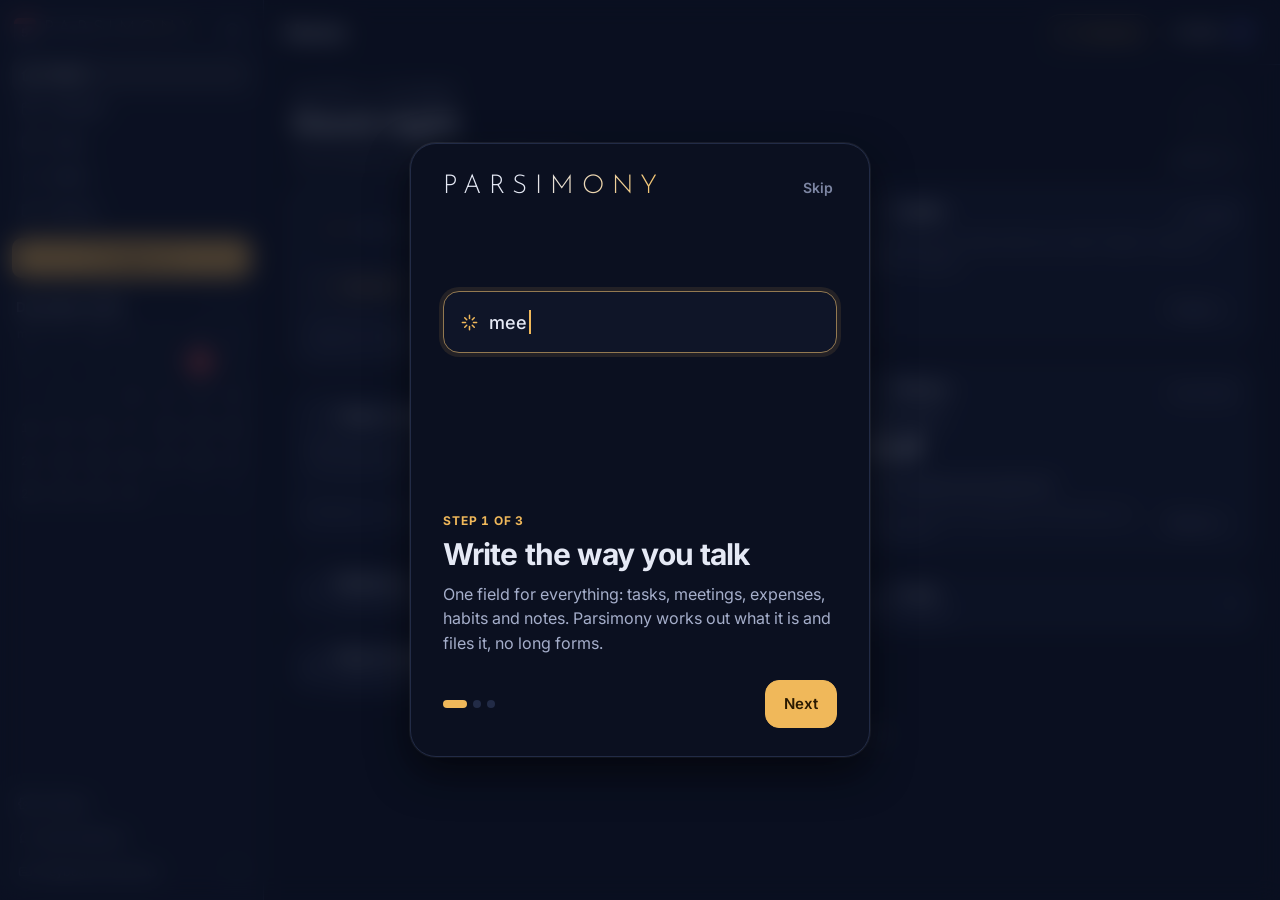
<file: index.html>
<!DOCTYPE html>
<html lang="ru">
<head>
<meta charset="utf-8">
<meta name="viewport" content="width=device-width, initial-scale=1, viewport-fit=cover">
<meta name="apple-mobile-web-app-capable" content="yes">
<meta name="apple-mobile-web-app-title" content="Parsimony">
<meta name="theme-color" content="#ffffff">
<meta name="description" content="Parsimony — календарь, задачи, привычки, цели и финансы в одном приложении. Пишите как говорите: «завтра в 10 врач, кофе 350».">
<!-- Защита от чужого кода: скрипты, стили и шрифты — только файлы этого сайта; связь — только с этим сайтом и своим сервером Supabase -->
<meta http-equiv="Content-Security-Policy" content="default-src 'self'; script-src 'self' https://smartcaptcha.yandexcloud.net; frame-src https://smartcaptcha.yandexcloud.net; style-src 'self' 'unsafe-inline'; font-src 'self'; img-src 'self' data: blob: https://tile.openstreetmap.org; connect-src 'self' https://api.parsimony.ru https://nominatim.openstreetmap.org https://smartcaptcha.yandexcloud.net; worker-src 'self'; manifest-src 'self'; base-uri 'self'; form-action 'self'; object-src 'none'">
<link rel="manifest" href="manifest.json">
<link rel="apple-touch-icon" href="icon-180.png">
<link rel="icon" type="image/png" sizes="128x128" href="favicon.png"><!-- круглая иконка во вкладке браузера (на бете — пробная из tools/beta-icons) -->
<link rel="preconnect" href="https://api.parsimony.ru" crossorigin><!-- связь с аккаунтом готовится, пока грузится страница -->
<!-- Свои шрифты (css/fonts.css, файлы в fonts/): Inter и Josefin Sans 300 (надпись Parsimony, WORDMARK в core.js). Другой WORDMARK — добавить его шрифт туда и в FILES в sw.js -->
<link rel="preload" href="fonts/inter-cyrillic.woff2" as="font" type="font/woff2" crossorigin>
<link rel="preload" href="fonts/inter-latin.woff2" as="font" type="font/woff2" crossorigin>
<link rel="stylesheet" href="css/fonts.css">
<title>Parsimony</title>
<link rel="stylesheet" href="css/app.css">
<link rel="stylesheet" href="css/sections.css">
<link rel="stylesheet" href="css/ui2.css">
<link rel="stylesheet" href="css/skins.css">
<link rel="stylesheet" href="css/glass.css">
</head>
<body class="ui2">
<div class="app">
  <aside id="side"></aside>
  <div class="content">
    <header>
      <div class="top">
        <button class="ic chev m-only" data-act="prev" aria-label="Назад"></button>
        <h1 id="ttl"></h1>
        <button class="ic chev m-only" data-act="next" aria-label="Вперёд"></button>
        <div class="navg d-only"><button class="ic" data-act="prev" aria-label="Назад" title="Назад (←)"></button><button class="pill" data-act="today" title="Сегодня (T)">Сегодня</button><button class="ic" data-act="next" aria-label="Вперёд" title="Вперёд (→)"></button></div>
        <div class="segc d-only"><button data-act="v" data-v="month" title="Месяц (M)">Месяц</button><button data-act="v" data-v="week" title="Неделя (W)">Неделя</button><button data-act="v" data-v="day" title="День (D)">День</button><button data-act="v" data-v="list" title="Список (L)">Список</button></div>
        <button class="btn-new m-only" data-act="add"></button>
        <button class="ic m-only hdr-sr" data-act="search" aria-label="Поиск" title="Поиск"></button>
        <button class="ic hdr-ai" data-act="aiopen" aria-label="Помощник" title="Помощник Parsimony"></button>
        <button class="ic hdr-msg" data-act="msgs" aria-label="Сообщения" title="Сообщения" hidden></button>
        <button class="ic hdr-ava" data-act="accmenu" aria-label="Меню профиля" title="Меню профиля" aria-haspopup="menu" aria-expanded="false"></button>
      </div>
      <div class="bar2 m-only">
        <div class="segc"><button data-act="v" data-v="month">Месяц</button><button data-act="v" data-v="week">Неделя</button><button data-act="v" data-v="day">День</button><button data-act="v" data-v="list">Лента</button><button data-act="v" data-v="tasks">Задачи</button></div>
        <div id="secinfo" class="secinfo"></div>
        <button class="pill" data-act="today">Сегодня</button>
      </div>
    </header>
    <main id="main"></main>
  </div>
</div>
<nav id="tabbar" class="m-only" aria-label="Разделы"></nav>
<div id="ov"><div id="sh" role="dialog" aria-modal="true" tabindex="-1"></div></div>
<div id="qc" class="qc" role="dialog" aria-label="Новое событие"></div>
<div id="cmd" role="dialog" aria-modal="true" aria-label="Поиск и команды"><div class="cmd-box"><div class="cmd-in"><span id="cmd_ic" aria-hidden="true"></span><input id="cmd_q" type="text" role="combobox" aria-expanded="true" aria-controls="cmd_res" aria-autocomplete="list" aria-label="Поиск по записям и командам" placeholder="Найти дело, трату, заметку, привычку, цель или команду" autocomplete="off"></div><div id="cmd_res" role="listbox" aria-label="Найдено"></div><div class="cmd-foot" aria-hidden="true"><span><kbd>↑</kbd> <kbd>↓</kbd> выбрать</span><span><kbd>Enter</kbd> выполнить</span><span><kbd>Esc</kbd> закрыть</span></div></div></div>
<div id="toast" role="status" aria-live="polite" aria-atomic="true"></div>
<input id="imp_file" type="file" accept="application/json,.json" hidden>

<script src="js/core.js"></script>
<script src="js/names.js"></script>
<script src="js/a11y.js"></script>
<script src="js/pick.js"></script>
<script src="js/look.js"></script>
<script src="js/help.js"></script>
<script src="js/calendar.js"></script>
<script src="js/charts.js"></script>
<script src="js/sections.js"></script>
<script src="js/tasks.js"></script>
<script src="js/habits.js"></script>
<script src="js/finance.js"></script>
<script src="js/goals.js"></script>
<script src="js/pages.js"></script>
<script src="js/timer.js"></script>
<script src="js/ui2.js"></script>
<script src="js/layout.js"></script>
<script src="js/tour.js"></script>
<script src="js/input.js"></script>
<script src="js/hold.js"></script>
<script src="js/share.js"></script>
<script src="js/cloud.js"></script>
<script src="js/sync.js"></script>
<script src="js/friends.js"></script>
<script src="js/chat.js"></script>
<script src="js/admin.js"></script>
<script src="js/plans.js"></script>
<script src="js/shop.js"></script>
<script src="js/notify.js"></script>
<script src="js/assistant.js"></script>
<script src="js/map.js"></script>
<script src="js/glass.js"></script>
<script src="js/i18n.js"></script>
<script src="js/main.js"></script>
</body>
</html>
</file>
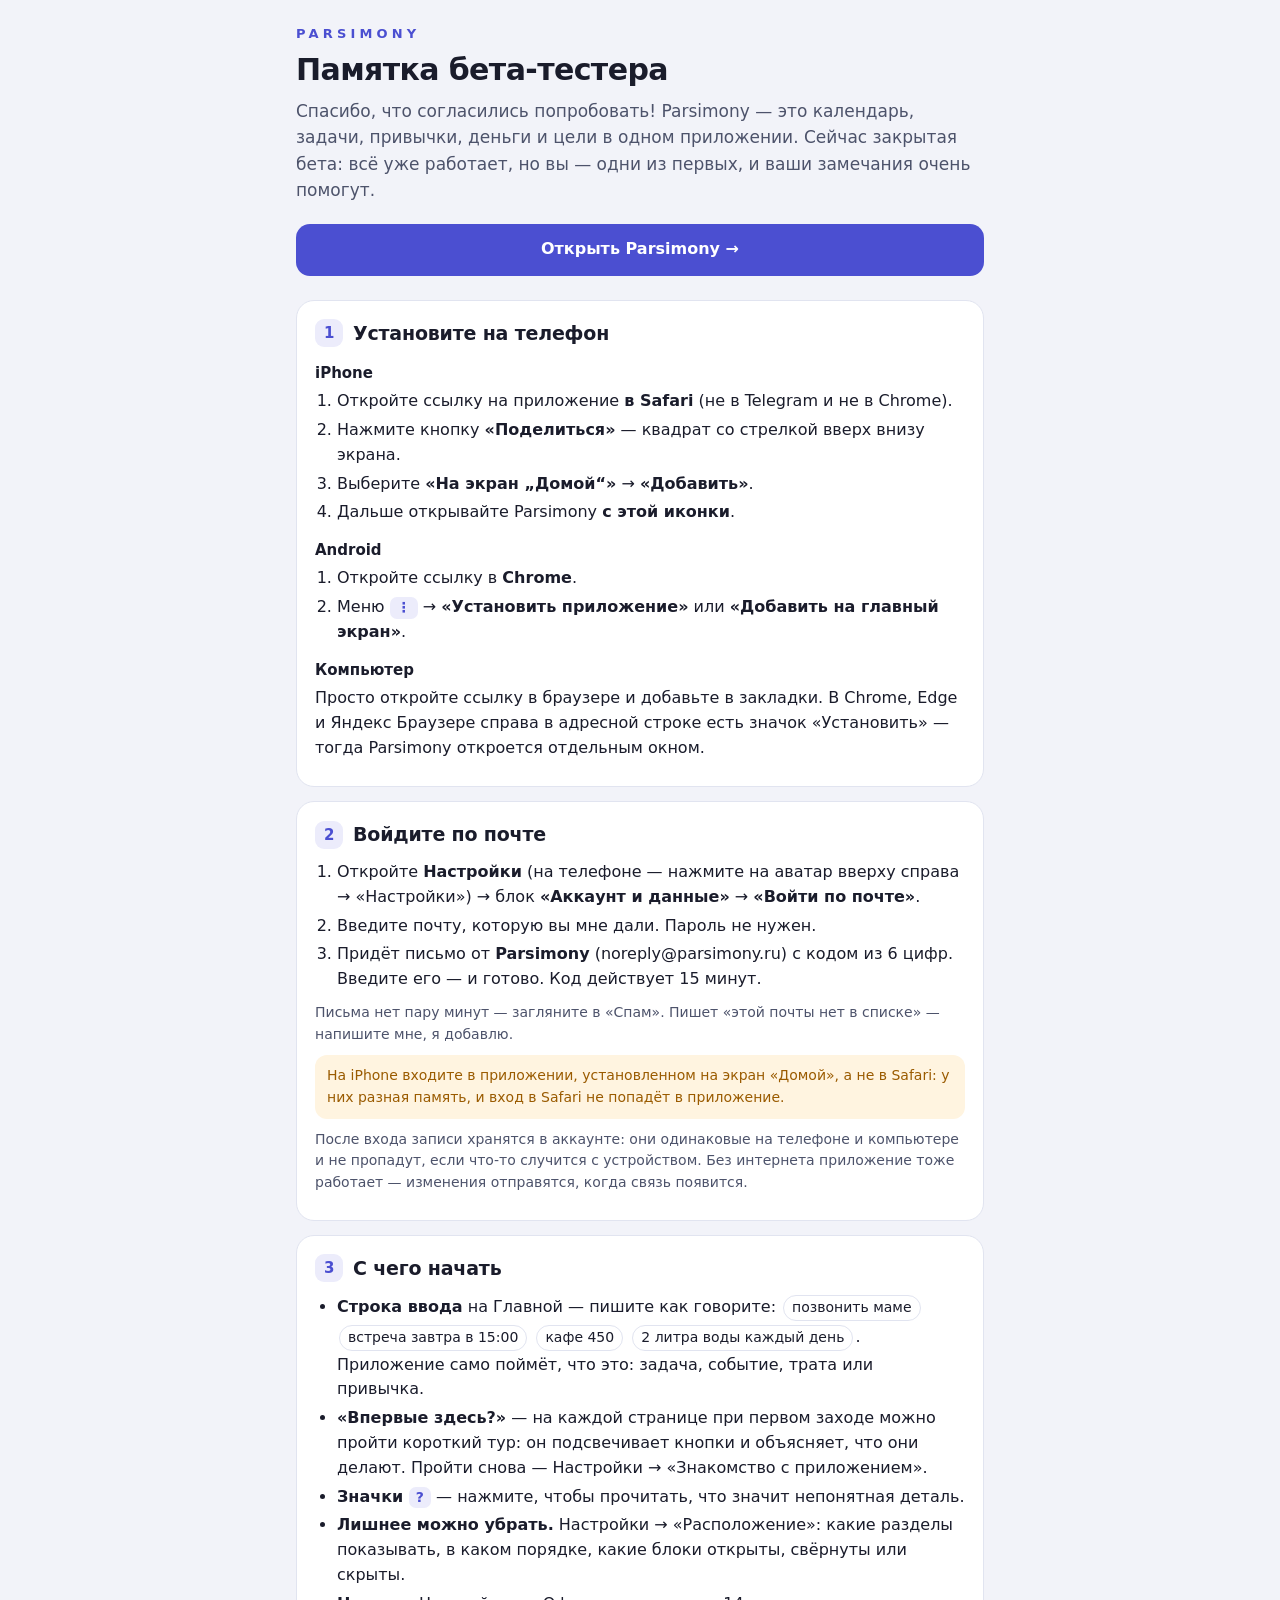
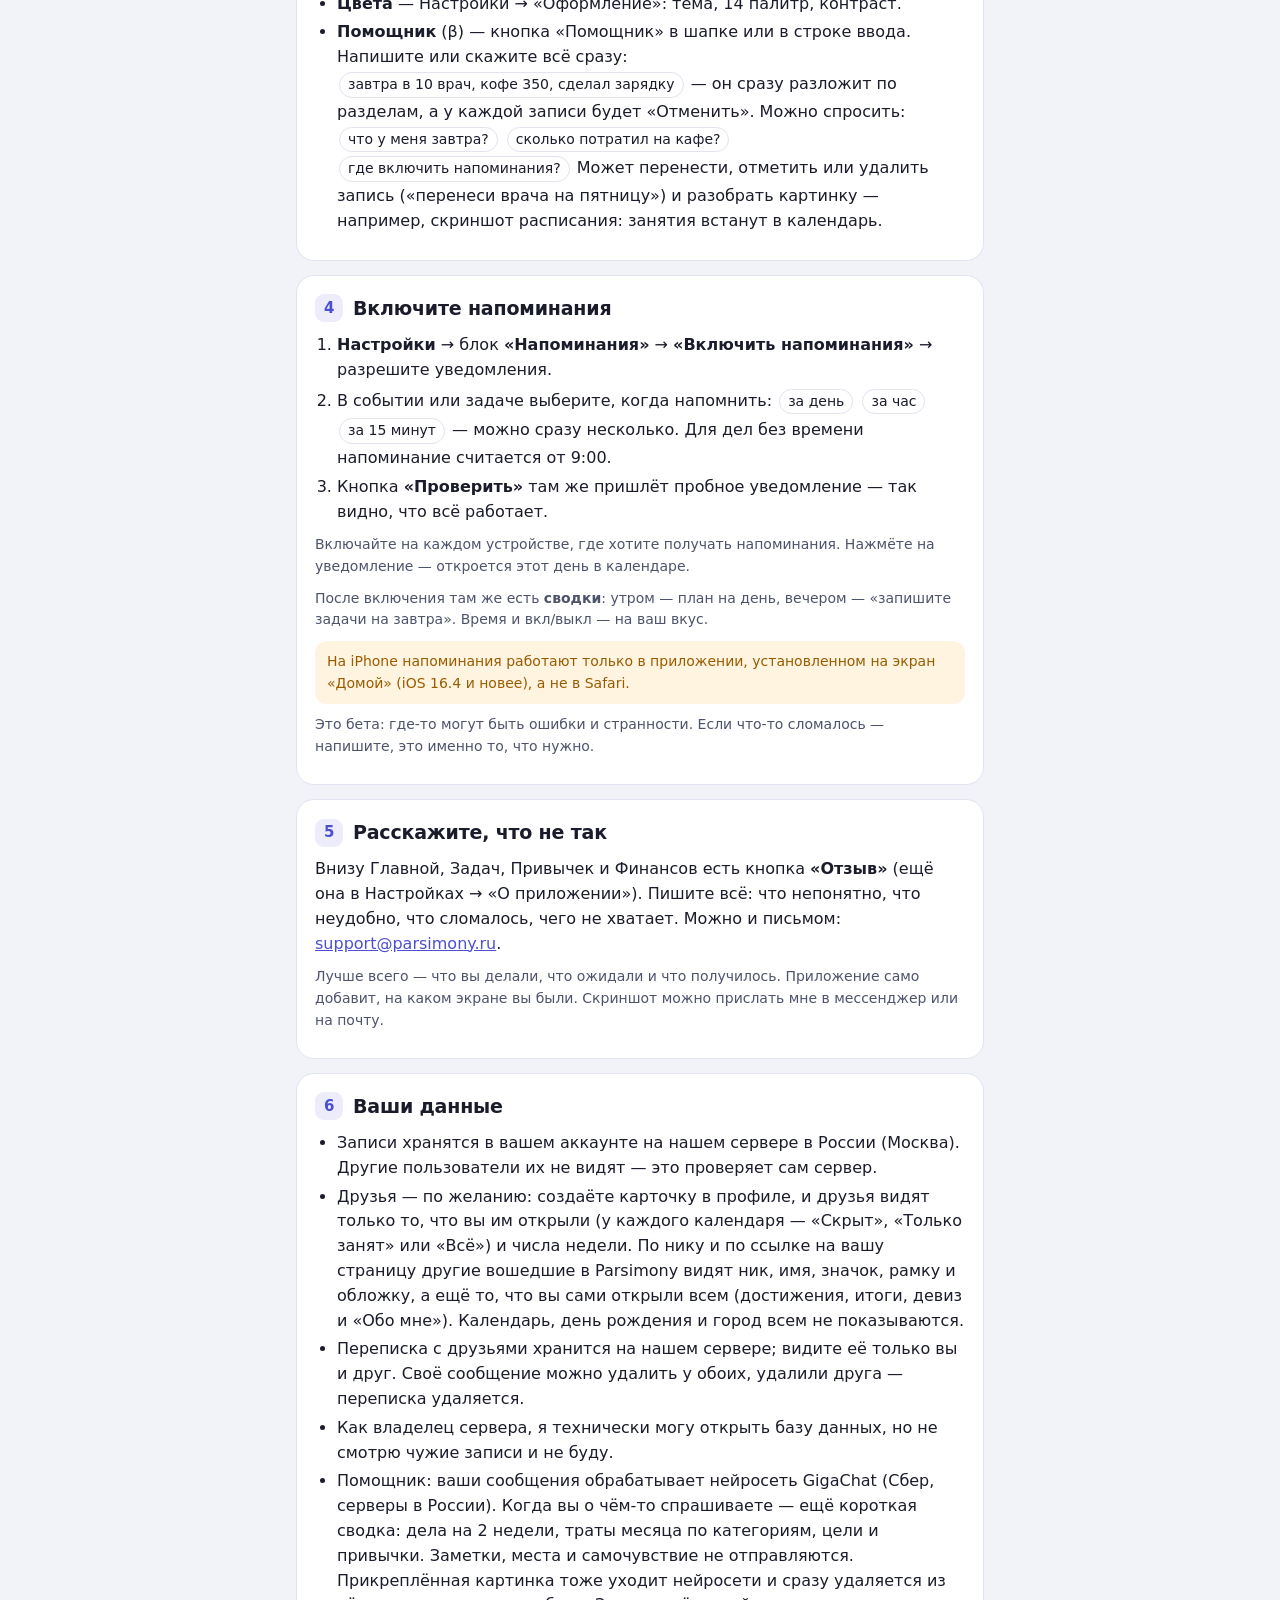
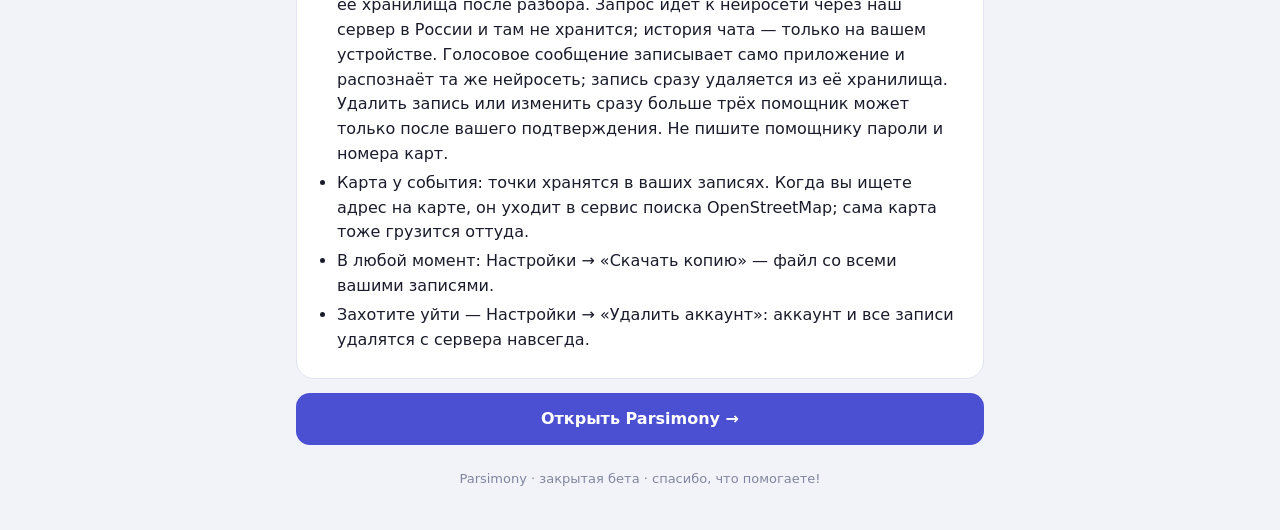
<file: beta.html>
<!doctype html>
<html lang="ru">
<head>
<meta charset="utf-8">
<meta name="viewport" content="width=device-width, initial-scale=1, viewport-fit=cover">
<meta http-equiv="Content-Security-Policy" content="default-src 'self'; style-src 'self' 'unsafe-inline'; img-src 'self' data:; script-src 'none'; object-src 'none'; base-uri 'self'; form-action 'none'">
<title>Памятка бета-тестера — Parsimony</title>
<meta name="description" content="Как установить Parsimony, войти по коду из письма и рассказать о проблеме.">
<link rel="icon" type="image/png" href="favicon.png">
<!-- Памятка для друзей — бета-тестеров (8 октября 2026). Без скриптов: только текст. Ссылки относительные — работает и на github.io, и на своём домене. -->
<style>
:root{--bg:#f2f3f9;--card:#fff;--tx:#1a1c2b;--tx2:#4d536b;--mut:#80869e;--line:#e1e4f0;--acc:#4b4fd1;--accbg:#ececfb;--warn:#9a5b00;--warnbg:#fff4e0}
@media(prefers-color-scheme:dark){:root{--bg:#12131b;--card:#1d1f2d;--tx:#e7e8f3;--tx2:#adb1c9;--mut:#7a7f99;--line:#2a2d40;--acc:#9599ff;--accbg:#262854;--warn:#f0b85a;--warnbg:#2e2614}}
*{box-sizing:border-box}
html{-webkit-text-size-adjust:100%}
body{margin:0;background:var(--bg);color:var(--tx);font:16px/1.55 -apple-system,BlinkMacSystemFont,"Segoe UI",Inter,Roboto,system-ui,sans-serif}
main{max-width:720px;margin:0 auto;padding:calc(24px + env(safe-area-inset-top)) 16px calc(40px + env(safe-area-inset-bottom))}
.brand{font-size:13px;letter-spacing:.32em;text-transform:uppercase;color:var(--acc);font-weight:600}
h1{font-size:30px;line-height:1.2;letter-spacing:-.02em;margin:8px 0 10px}
.lead{color:var(--tx2);font-size:17px;margin:0 0 20px}
.open{display:flex;align-items:center;justify-content:center;gap:8px;height:52px;border-radius:14px;background:var(--acc);color:#fff;font-weight:650;font-size:16px;text-decoration:none;margin:0 0 24px}
@media(prefers-color-scheme:dark){.open{color:#10123a}}
section{background:var(--card);border:1px solid var(--line);border-radius:18px;padding:18px 18px 16px;margin:0 0 14px}
h2{font-size:19px;margin:0 0 10px;letter-spacing:-.01em;display:flex;align-items:center;gap:10px}
h2 .n{width:28px;height:28px;border-radius:9px;background:var(--accbg);color:var(--acc);display:grid;place-items:center;font-size:15px;flex:none}
h3{font-size:15px;margin:14px 0 4px}
p{margin:0 0 10px}
ol,ul{margin:0 0 10px;padding-left:22px}
li{margin:4px 0}
b{font-weight:650}
.note{font-size:14px;color:var(--tx2)}
.warn{background:var(--warnbg);color:var(--warn);border-radius:12px;padding:10px 12px;font-size:14px;margin:8px 0 0}
.k{display:inline-block;padding:0 7px;border-radius:7px;background:var(--accbg);color:var(--acc);font-weight:600;font-size:14px;white-space:nowrap}
.ex{display:inline-block;padding:1px 8px;margin:2px 2px;border:1px solid var(--line);border-radius:999px;font-size:14px;white-space:nowrap}
footer{color:var(--mut);font-size:13px;text-align:center;margin-top:22px}
a{color:var(--acc)}
</style>
</head>
<body>
<main>
  <div class="brand">Parsimony</div>
  <h1>Памятка бета-тестера</h1>
  <p class="lead">Спасибо, что согласились попробовать! Parsimony — это календарь, задачи, привычки, деньги и цели в одном приложении. Сейчас закрытая бета: всё уже работает, но вы — одни из первых, и ваши замечания очень помогут.</p>
  <a class="open" href="./">Открыть Parsimony →</a>

  <section>
    <h2><span class="n">1</span>Установите на телефон</h2>
    <h3>iPhone</h3>
    <ol>
      <li>Откройте ссылку на приложение <b>в Safari</b> (не в Telegram и не в Chrome).</li>
      <li>Нажмите кнопку <b>«Поделиться»</b> — квадрат со стрелкой вверх внизу экрана.</li>
      <li>Выберите <b>«На экран „Домой“»</b> → <b>«Добавить»</b>.</li>
      <li>Дальше открывайте Parsimony <b>с этой иконки</b>.</li>
    </ol>
    <h3>Android</h3>
    <ol>
      <li>Откройте ссылку в <b>Chrome</b>.</li>
      <li>Меню <span class="k">⋮</span> → <b>«Установить приложение»</b> или <b>«Добавить на главный экран»</b>.</li>
    </ol>
    <h3>Компьютер</h3>
    <p>Просто откройте ссылку в браузере и добавьте в закладки. В Chrome, Edge и Яндекс Браузере справа в адресной строке есть значок «Установить» — тогда Parsimony откроется отдельным окном.</p>
  </section>

  <section>
    <h2><span class="n">2</span>Войдите по почте</h2>
    <ol>
      <li>Откройте <b>Настройки</b> (на телефоне — нажмите на аватар вверху справа → «Настройки») → блок <b>«Аккаунт и данные»</b> → <b>«Войти по почте»</b>.</li>
      <li>Введите почту, которую вы мне дали. Пароль не нужен.</li>
      <li>Придёт письмо от <b>Parsimony</b> (noreply@parsimony.ru) с кодом из 6 цифр. Введите его — и готово. Код действует 15 минут.</li>
    </ol>
    <p class="note">Письма нет пару минут — загляните в «Спам». Пишет «этой почты нет в списке» — напишите мне, я добавлю.</p>
    <p class="warn">На iPhone входите в приложении, установленном на экран «Домой», а не в Safari: у них разная память, и вход в Safari не попадёт в приложение.</p>
    <p class="note" style="margin-top:10px">После входа записи хранятся в аккаунте: они одинаковые на телефоне и компьютере и не пропадут, если что-то случится с устройством. Без интернета приложение тоже работает — изменения отправятся, когда связь появится.</p>
  </section>

  <section>
    <h2><span class="n">3</span>С чего начать</h2>
    <ul>
      <li><b>Строка ввода</b> на Главной — пишите как говорите: <span class="ex">позвонить маме</span> <span class="ex">встреча завтра в 15:00</span> <span class="ex">кафе 450</span> <span class="ex">2 литра воды каждый день</span>. Приложение само поймёт, что это: задача, событие, трата или привычка.</li>
      <li><b>«Впервые здесь?»</b> — на каждой странице при первом заходе можно пройти короткий тур: он подсвечивает кнопки и объясняет, что они делают. Пройти снова — Настройки → «Знакомство с приложением».</li>
      <li><b>Значки <span class="k">?</span></b> — нажмите, чтобы прочитать, что значит непонятная деталь.</li>
      <li><b>Лишнее можно убрать.</b> Настройки → «Расположение»: какие разделы показывать, в каком порядке, какие блоки открыты, свёрнуты или скрыты.</li>
      <li><b>Цвета</b> — Настройки → «Оформление»: тема, 14 палитр, контраст.</li>
      <li><b>Помощник</b> (β) — кнопка «Помощник» в шапке или в строке ввода. Напишите или скажите всё сразу: <span class="ex">завтра в 10 врач, кофе 350, сделал зарядку</span> — он сразу разложит по разделам, а у каждой записи будет «Отменить». Можно спросить: <span class="ex">что у меня завтра?</span> <span class="ex">сколько потратил на кафе?</span> <span class="ex">где включить напоминания?</span> Может перенести, отметить или удалить запись («перенеси врача на пятницу») и разобрать картинку — например, скриншот расписания: занятия встанут в календарь.</li>
    </ul>
  </section>

  <section>
    <h2><span class="n">4</span>Включите напоминания</h2>
    <ol>
      <li><b>Настройки</b> → блок <b>«Напоминания»</b> → <b>«Включить напоминания»</b> → разрешите уведомления.</li>
      <li>В событии или задаче выберите, когда напомнить: <span class="ex">за день</span> <span class="ex">за час</span> <span class="ex">за 15 минут</span> — можно сразу несколько. Для дел без времени напоминание считается от 9:00.</li>
      <li>Кнопка <b>«Проверить»</b> там же пришлёт пробное уведомление — так видно, что всё работает.</li>
    </ol>
    <p class="note">Включайте на каждом устройстве, где хотите получать напоминания. Нажмёте на уведомление — откроется этот день в календаре.</p>
    <p class="note">После включения там же есть <b>сводки</b>: утром — план на день, вечером — «запишите задачи на завтра». Время и вкл/выкл — на ваш вкус.</p>
    <p class="warn">На iPhone напоминания работают только в приложении, установленном на экран «Домой» (iOS 16.4 и новее), а не в Safari.</p>
    <p class="note" style="margin-top:10px">Это бета: где-то могут быть ошибки и странности. Если что-то сломалось — напишите, это именно то, что нужно.</p>
  </section>

  <section>
    <h2><span class="n">5</span>Расскажите, что не так</h2>
    <p>Внизу Главной, Задач, Привычек и Финансов есть кнопка <b>«Отзыв»</b> (ещё она в Настройках → «О приложении»). Пишите всё: что непонятно, что неудобно, что сломалось, чего не хватает. Можно и письмом: <a href="mailto:support@parsimony.ru">support@parsimony.ru</a>.</p>
    <p class="note">Лучше всего — что вы делали, что ожидали и что получилось. Приложение само добавит, на каком экране вы были. Скриншот можно прислать мне в мессенджер или на почту.</p>
  </section>

  <section>
    <h2><span class="n">6</span>Ваши данные</h2>
    <ul>
      <li>Записи хранятся в вашем аккаунте на нашем сервере в России (Москва). Другие пользователи их не видят — это проверяет сам сервер.</li>
      <li>Друзья — по желанию: создаёте карточку в профиле, и друзья видят только то, что вы им открыли (у каждого календаря — «Скрыт», «Только занят» или «Всё») и числа недели. По нику и по ссылке на вашу страницу другие вошедшие в Parsimony видят ник, имя, значок, рамку и обложку, а ещё то, что вы сами открыли всем (достижения, итоги, девиз и «Обо мне»). Календарь, день рождения и город всем не показываются.</li>
      <li>Переписка с друзьями хранится на нашем сервере; видите её только вы и друг. Своё сообщение можно удалить у обоих, удалили друга — переписка удаляется.</li>
      <li>Как владелец сервера, я технически могу открыть базу данных, но не смотрю чужие записи и не буду.</li>
      <li>Помощник: ваши сообщения обрабатывает нейросеть GigaChat (Сбер, серверы в России). Когда вы о чём-то спрашиваете — ещё короткая сводка: дела на 2 недели, траты месяца по категориям, цели и привычки. Заметки, места и самочувствие не отправляются. Прикреплённая картинка тоже уходит нейросети и сразу удаляется из её хранилища после разбора. Запрос идёт к нейросети через наш сервер в России и там не хранится; история чата — только на вашем устройстве. Голосовое сообщение записывает само приложение и распознаёт та же нейросеть; запись сразу удаляется из её хранилища. Удалить запись или изменить сразу больше трёх помощник может только после вашего подтверждения. Не пишите помощнику пароли и номера карт.</li>
      <li>Карта у события: точки хранятся в ваших записях. Когда вы ищете адрес на карте, он уходит в сервис поиска OpenStreetMap; сама карта тоже грузится оттуда.</li>
      <li>В любой момент: Настройки → «Скачать копию» — файл со всеми вашими записями.</li>
      <li>Захотите уйти — Настройки → «Удалить аккаунт»: аккаунт и все записи удалятся с сервера навсегда.</li>
    </ul>
  </section>

  <a class="open" href="./">Открыть Parsimony →</a>
  <footer>Parsimony · закрытая бета · спасибо, что помогаете!</footer>
</main>
</body>
</html>
</file>
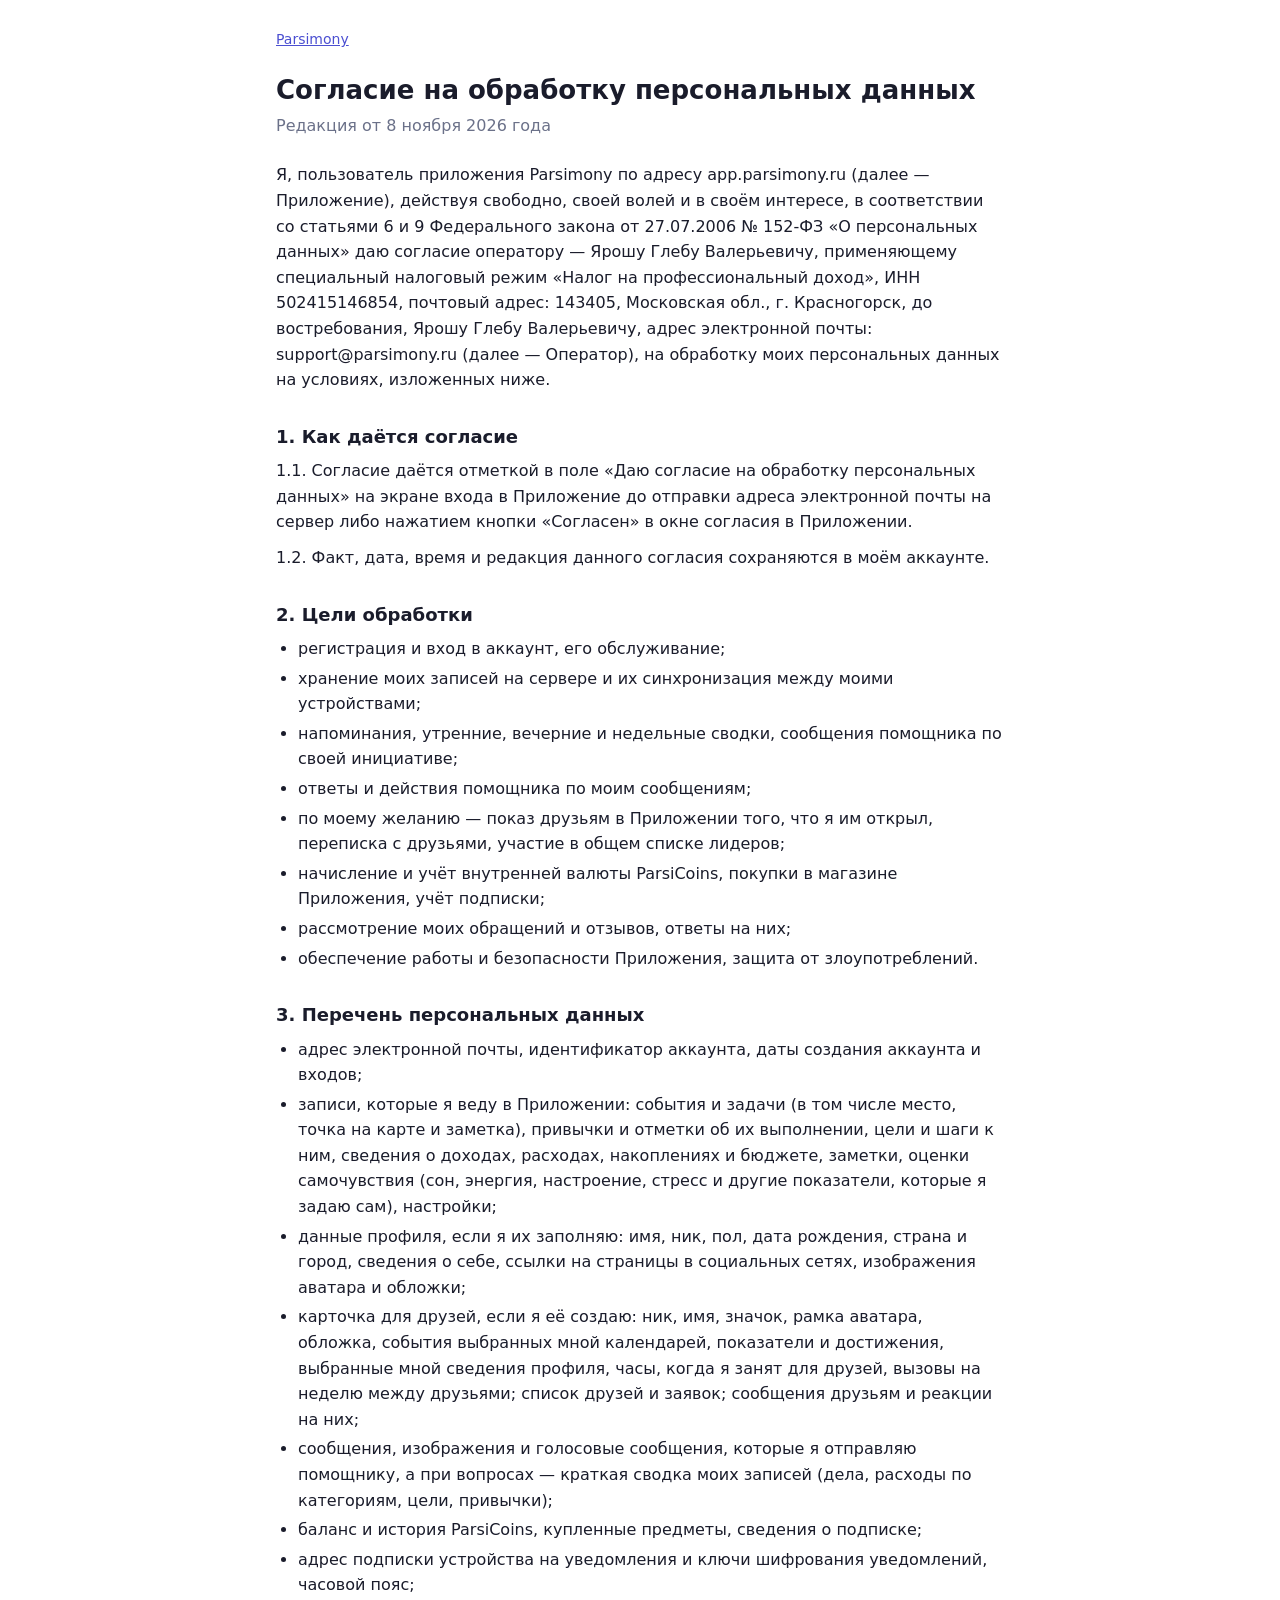
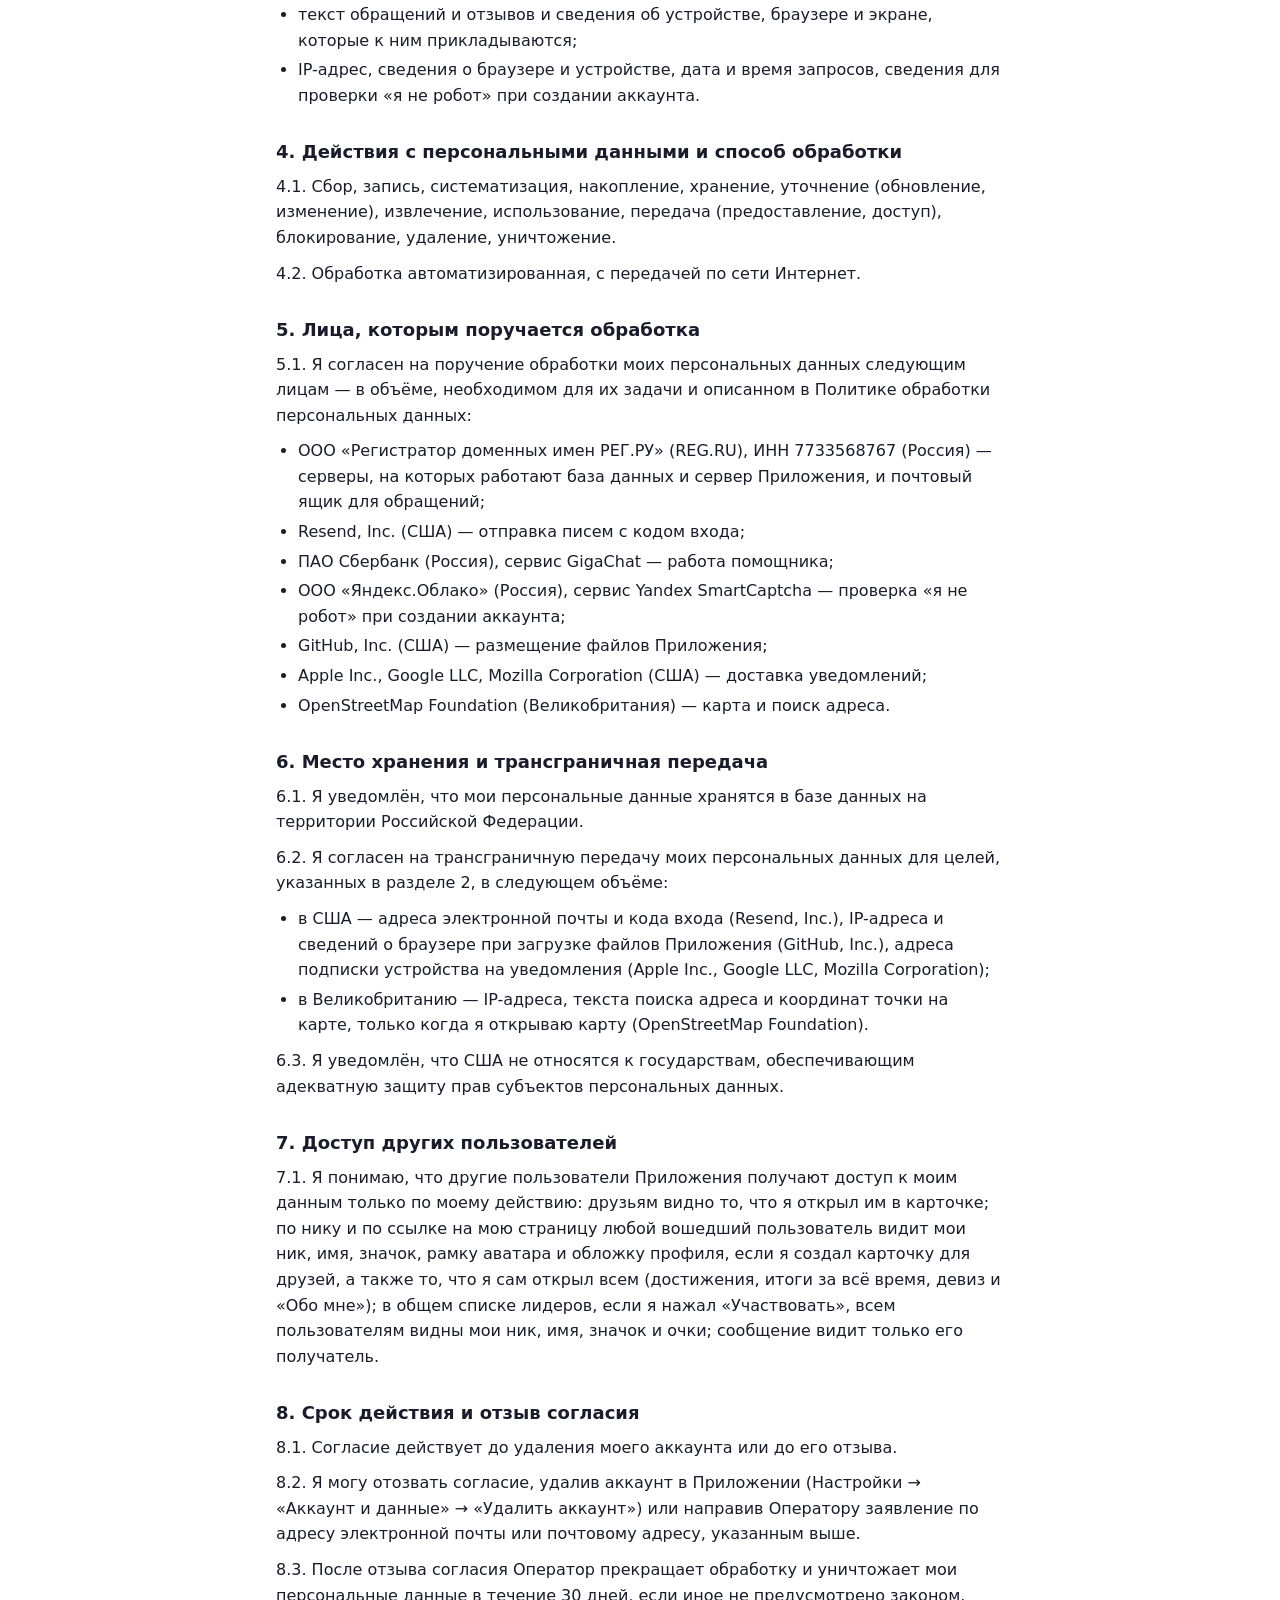
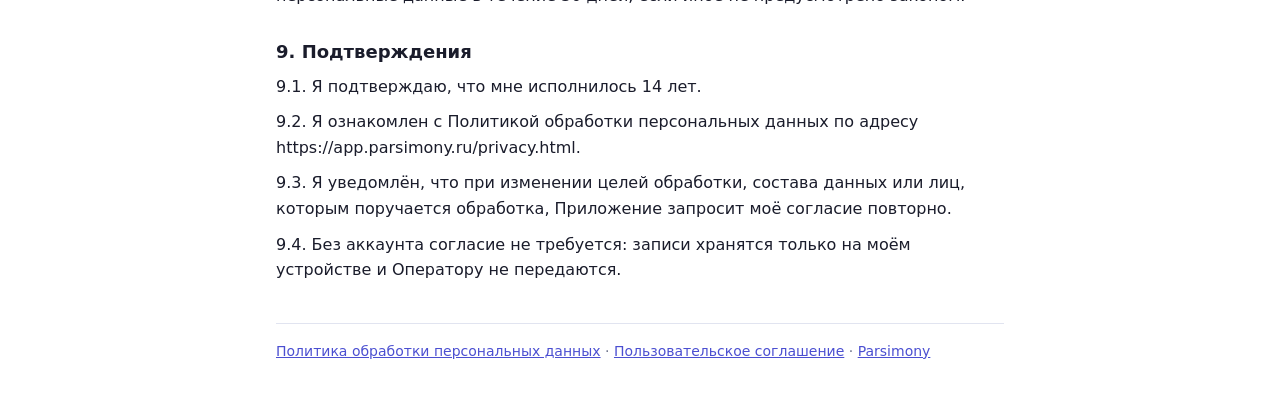
<file: consent.html>
<!doctype html>
<html lang="ru">
<head>
<meta charset="utf-8">
<meta name="viewport" content="width=device-width, initial-scale=1, viewport-fit=cover">
<meta http-equiv="Content-Security-Policy" content="default-src 'self'; style-src 'self' 'unsafe-inline'; img-src 'self' data:; script-src 'none'; object-src 'none'; base-uri 'self'; form-action 'none'">
<title>Согласие на обработку персональных данных — Parsimony</title>
<meta name="description" content="Согласие пользователя Parsimony на обработку персональных данных.">
<link rel="icon" type="image/png" href="favicon.png">
<!-- Согласие — отдельный документ (с 1 сентября 2025 года согласие на обработку оформляется отдельно от других документов).
     Даётся галочкой при входе (до отправки почты на сервер) или кнопкой «Согласен» в приложении; запись — S.settings.consent { v, at }, версия — CONSENT_V в js/cloud.js.
     Просто текст, без плашек. Текст между метками doc — источник для Word-файла (tools/legal-docx.mjs). Изменили условия — новая дата редакции и новая CONSENT_V. -->
<style>
:root{--bg:#fff;--tx:#1a1c2b;--tx2:#4d536b;--mut:#6b7189;--line:#e1e4f0;--acc:#4b4fd1}
@media(prefers-color-scheme:dark){:root{--bg:#12131b;--tx:#e7e8f3;--tx2:#adb1c9;--mut:#8e93ad;--line:#2a2d40;--acc:#9599ff}}
*{box-sizing:border-box}
html{-webkit-text-size-adjust:100%}
body{margin:0;background:var(--bg);color:var(--tx);font:16px/1.6 -apple-system,BlinkMacSystemFont,"Segoe UI",Inter,Roboto,system-ui,sans-serif}
main{max-width:760px;margin:0 auto;padding:calc(28px + env(safe-area-inset-top)) 16px calc(48px + env(safe-area-inset-bottom))}
.top{margin:0 0 24px;font-size:14px}
h1{font-size:26px;line-height:1.25;margin:0 0 6px}
.ed{color:var(--mut);margin:0 0 24px}
h2{font-size:18px;line-height:1.3;margin:32px 0 10px}
p{margin:0 0 10px}
ul{margin:0 0 10px;padding-left:22px}
li{margin:4px 0}
footer{margin-top:40px;padding-top:16px;border-top:1px solid var(--line);color:var(--mut);font-size:14px}
a{color:var(--acc)}
</style>
</head>
<body>
<main>
<p class="top"><a href="./">Parsimony</a></p>
<!-- doc -->
<h1>Согласие на обработку персональных данных</h1>
<p class="ed">Редакция от 8 ноября 2026 года</p>

<p>Я, пользователь приложения Parsimony по адресу app.parsimony.ru (далее — Приложение), действуя свободно, своей волей и в своём интересе, в соответствии со статьями 6 и 9 Федерального закона от 27.07.2006 № 152-ФЗ «О персональных данных» даю согласие оператору — Ярошу Глебу Валерьевичу, применяющему специальный налоговый режим «Налог на профессиональный доход», ИНН 502415146854, почтовый адрес: 143405, Московская обл., г. Красногорск, до востребования, Ярошу Глебу Валерьевичу, адрес электронной почты: support@parsimony.ru (далее — Оператор), на обработку моих персональных данных на условиях, изложенных ниже.</p>

<h2>1. Как даётся согласие</h2>
<p>1.1. Согласие даётся отметкой в поле «Даю согласие на обработку персональных данных» на экране входа в Приложение до отправки адреса электронной почты на сервер либо нажатием кнопки «Согласен» в окне согласия в Приложении.</p>
<p>1.2. Факт, дата, время и редакция данного согласия сохраняются в моём аккаунте.</p>

<h2>2. Цели обработки</h2>
<ul>
<li>регистрация и вход в аккаунт, его обслуживание;</li>
<li>хранение моих записей на сервере и их синхронизация между моими устройствами;</li>
<li>напоминания, утренние, вечерние и недельные сводки, сообщения помощника по своей инициативе;</li>
<li>ответы и действия помощника по моим сообщениям;</li>
<li>по моему желанию — показ друзьям в Приложении того, что я им открыл, переписка с друзьями, участие в общем списке лидеров;</li>
<li>начисление и учёт внутренней валюты ParsiCoins, покупки в магазине Приложения, учёт подписки;</li>
<li>рассмотрение моих обращений и отзывов, ответы на них;</li>
<li>обеспечение работы и безопасности Приложения, защита от злоупотреблений.</li>
</ul>

<h2>3. Перечень персональных данных</h2>
<ul>
<li>адрес электронной почты, идентификатор аккаунта, даты создания аккаунта и входов;</li>
<li>записи, которые я веду в Приложении: события и задачи (в том числе место, точка на карте и заметка), привычки и отметки об их выполнении, цели и шаги к ним, сведения о доходах, расходах, накоплениях и бюджете, заметки, оценки самочувствия (сон, энергия, настроение, стресс и другие показатели, которые я задаю сам), настройки;</li>
<li>данные профиля, если я их заполняю: имя, ник, пол, дата рождения, страна и город, сведения о себе, ссылки на страницы в социальных сетях, изображения аватара и обложки;</li>
<li>карточка для друзей, если я её создаю: ник, имя, значок, рамка аватара, обложка, события выбранных мной календарей, показатели и достижения, выбранные мной сведения профиля, часы, когда я занят для друзей, вызовы на неделю между друзьями; список друзей и заявок; сообщения друзьям и реакции на них;</li>
<li>сообщения, изображения и голосовые сообщения, которые я отправляю помощнику, а при вопросах — краткая сводка моих записей (дела, расходы по категориям, цели, привычки);</li>
<li>баланс и история ParsiCoins, купленные предметы, сведения о подписке;</li>
<li>адрес подписки устройства на уведомления и ключи шифрования уведомлений, часовой пояс;</li>
<li>текст обращений и отзывов и сведения об устройстве, браузере и экране, которые к ним прикладываются;</li>
<li>IP-адрес, сведения о браузере и устройстве, дата и время запросов, сведения для проверки «я не робот» при создании аккаунта.</li>
</ul>

<h2>4. Действия с персональными данными и способ обработки</h2>
<p>4.1. Сбор, запись, систематизация, накопление, хранение, уточнение (обновление, изменение), извлечение, использование, передача (предоставление, доступ), блокирование, удаление, уничтожение.</p>
<p>4.2. Обработка автоматизированная, с передачей по сети Интернет.</p>

<h2>5. Лица, которым поручается обработка</h2>
<p>5.1. Я согласен на поручение обработки моих персональных данных следующим лицам — в объёме, необходимом для их задачи и описанном в Политике обработки персональных данных:</p>
<ul>
<li>ООО «Регистратор доменных имен РЕГ.РУ» (REG.RU), ИНН 7733568767 (Россия) — серверы, на которых работают база данных и сервер Приложения, и почтовый ящик для обращений;</li>
<li>Resend, Inc. (США) — отправка писем с кодом входа;</li>
<li>ПАО Сбербанк (Россия), сервис GigaChat — работа помощника;</li>
<li>ООО «Яндекс.Облако» (Россия), сервис Yandex SmartCaptcha — проверка «я не робот» при создании аккаунта;</li>
<li>GitHub, Inc. (США) — размещение файлов Приложения;</li>
<li>Apple Inc., Google LLC, Mozilla Corporation (США) — доставка уведомлений;</li>
<li>OpenStreetMap Foundation (Великобритания) — карта и поиск адреса.</li>
</ul>

<h2>6. Место хранения и трансграничная передача</h2>
<p>6.1. Я уведомлён, что мои персональные данные хранятся в базе данных на территории Российской Федерации.</p>
<p>6.2. Я согласен на трансграничную передачу моих персональных данных для целей, указанных в разделе 2, в следующем объёме:</p>
<ul>
<li>в США — адреса электронной почты и кода входа (Resend, Inc.), IP-адреса и сведений о браузере при загрузке файлов Приложения (GitHub, Inc.), адреса подписки устройства на уведомления (Apple Inc., Google LLC, Mozilla Corporation);</li>
<li>в Великобританию — IP-адреса, текста поиска адреса и координат точки на карте, только когда я открываю карту (OpenStreetMap Foundation).</li>
</ul>
<p>6.3. Я уведомлён, что США не относятся к государствам, обеспечивающим адекватную защиту прав субъектов персональных данных.</p>

<h2>7. Доступ других пользователей</h2>
<p>7.1. Я понимаю, что другие пользователи Приложения получают доступ к моим данным только по моему действию: друзьям видно то, что я открыл им в карточке; по нику и по ссылке на мою страницу любой вошедший пользователь видит мои ник, имя, значок, рамку аватара и обложку профиля, если я создал карточку для друзей, а также то, что я сам открыл всем (достижения, итоги за всё время, девиз и «Обо мне»); в общем списке лидеров, если я нажал «Участвовать», всем пользователям видны мои ник, имя, значок и очки; сообщение видит только его получатель.</p>

<h2>8. Срок действия и отзыв согласия</h2>
<p>8.1. Согласие действует до удаления моего аккаунта или до его отзыва.</p>
<p>8.2. Я могу отозвать согласие, удалив аккаунт в Приложении (Настройки → «Аккаунт и данные» → «Удалить аккаунт») или направив Оператору заявление по адресу электронной почты или почтовому адресу, указанным выше.</p>
<p>8.3. После отзыва согласия Оператор прекращает обработку и уничтожает мои персональные данные в течение 30 дней, если иное не предусмотрено законом.</p>

<h2>9. Подтверждения</h2>
<p>9.1. Я подтверждаю, что мне исполнилось 14 лет.</p>
<p>9.2. Я ознакомлен с Политикой обработки персональных данных по адресу https://app.parsimony.ru/privacy.html.</p>
<p>9.3. Я уведомлён, что при изменении целей обработки, состава данных или лиц, которым поручается обработка, Приложение запросит моё согласие повторно.</p>
<p>9.4. Без аккаунта согласие не требуется: записи хранятся только на моём устройстве и Оператору не передаются.</p>
<!-- /doc -->
<footer><a href="privacy.html">Политика обработки персональных данных</a> · <a href="terms.html">Пользовательское соглашение</a> · <a href="./">Parsimony</a></footer>
</main>
</body>
</html>
</file>
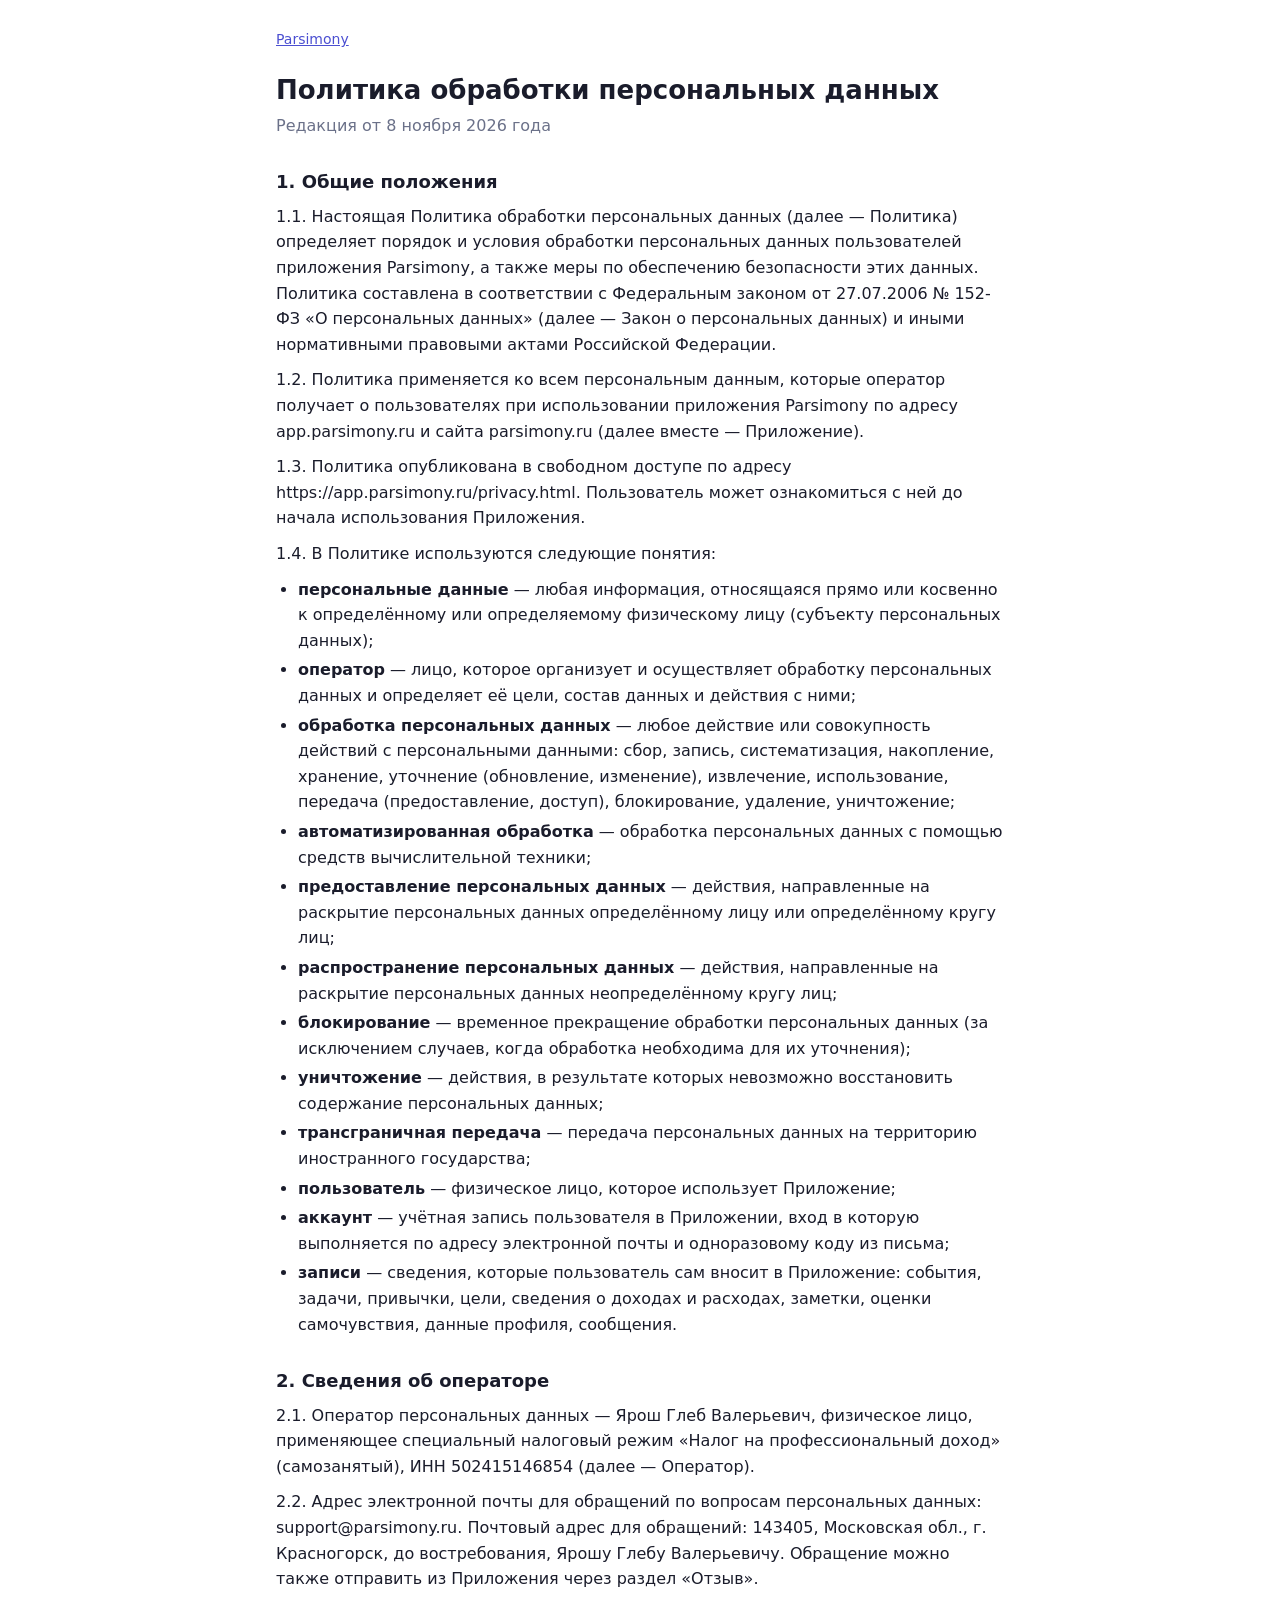
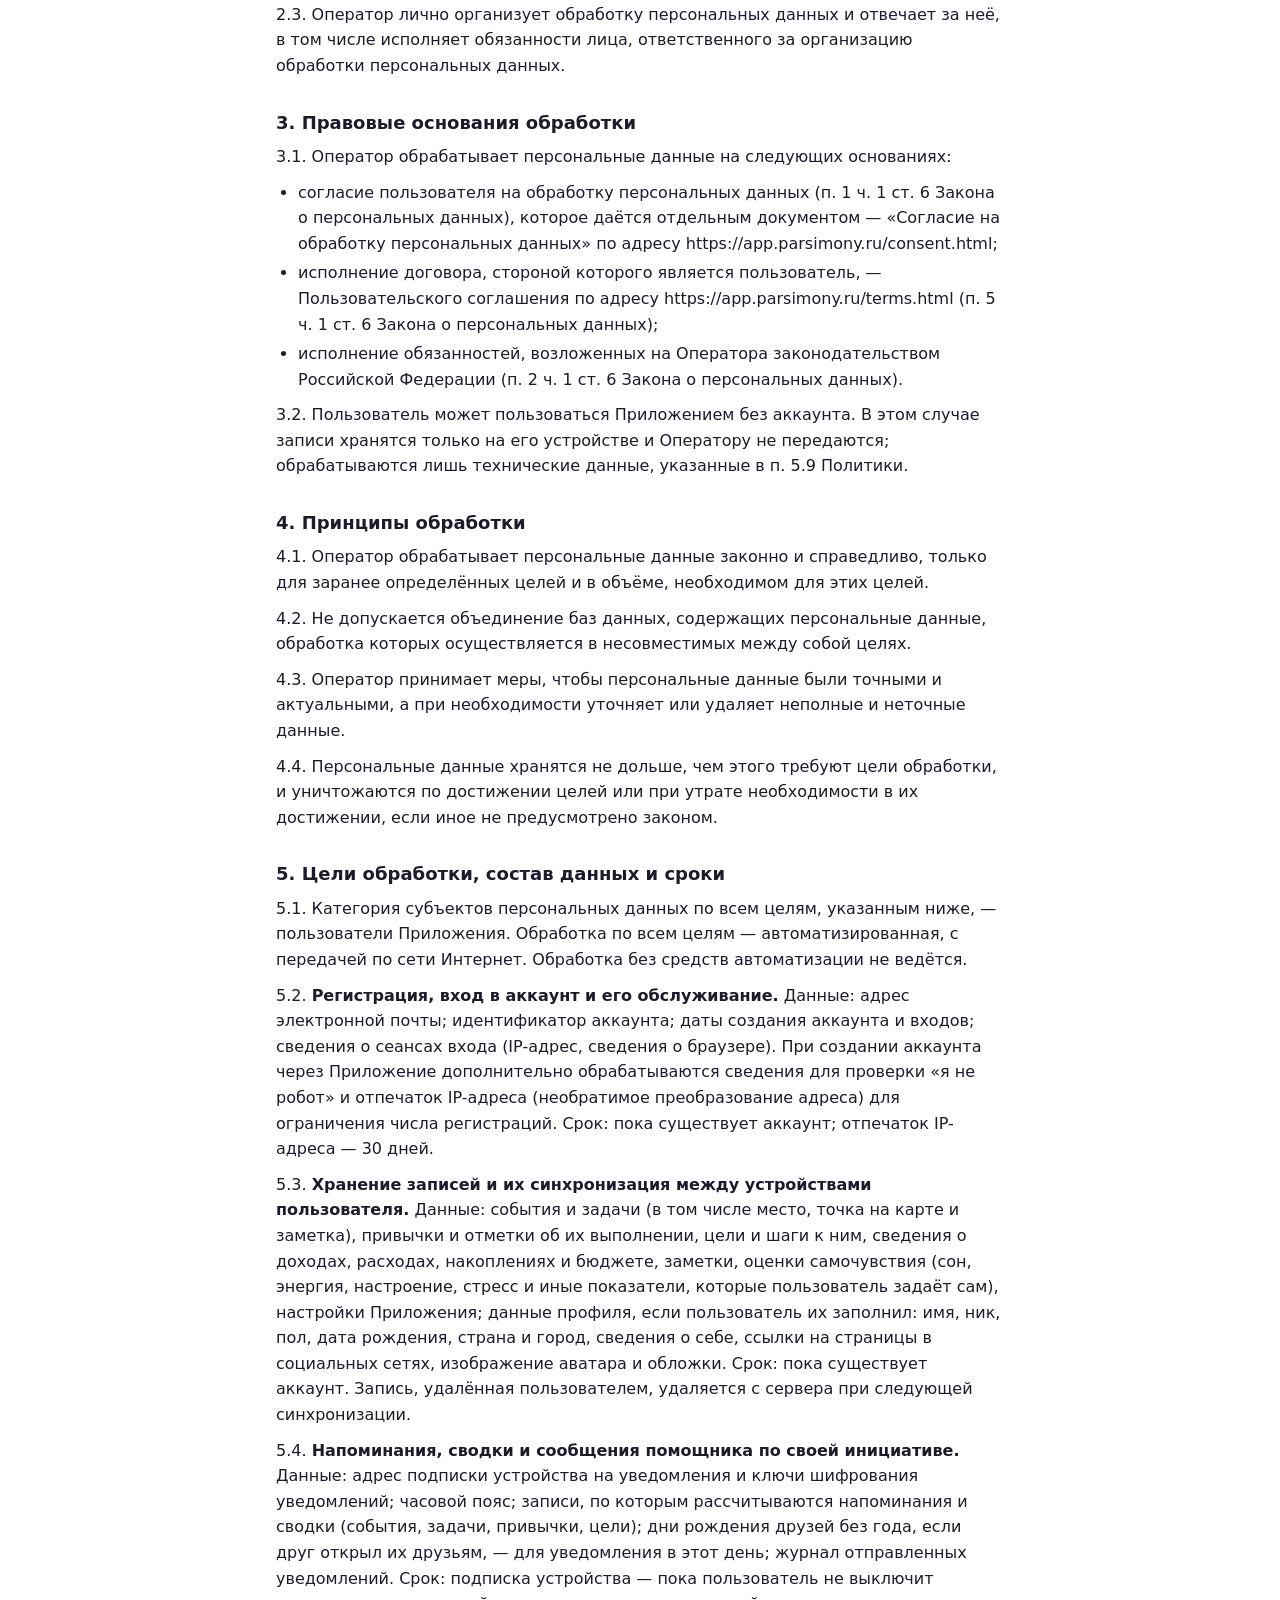
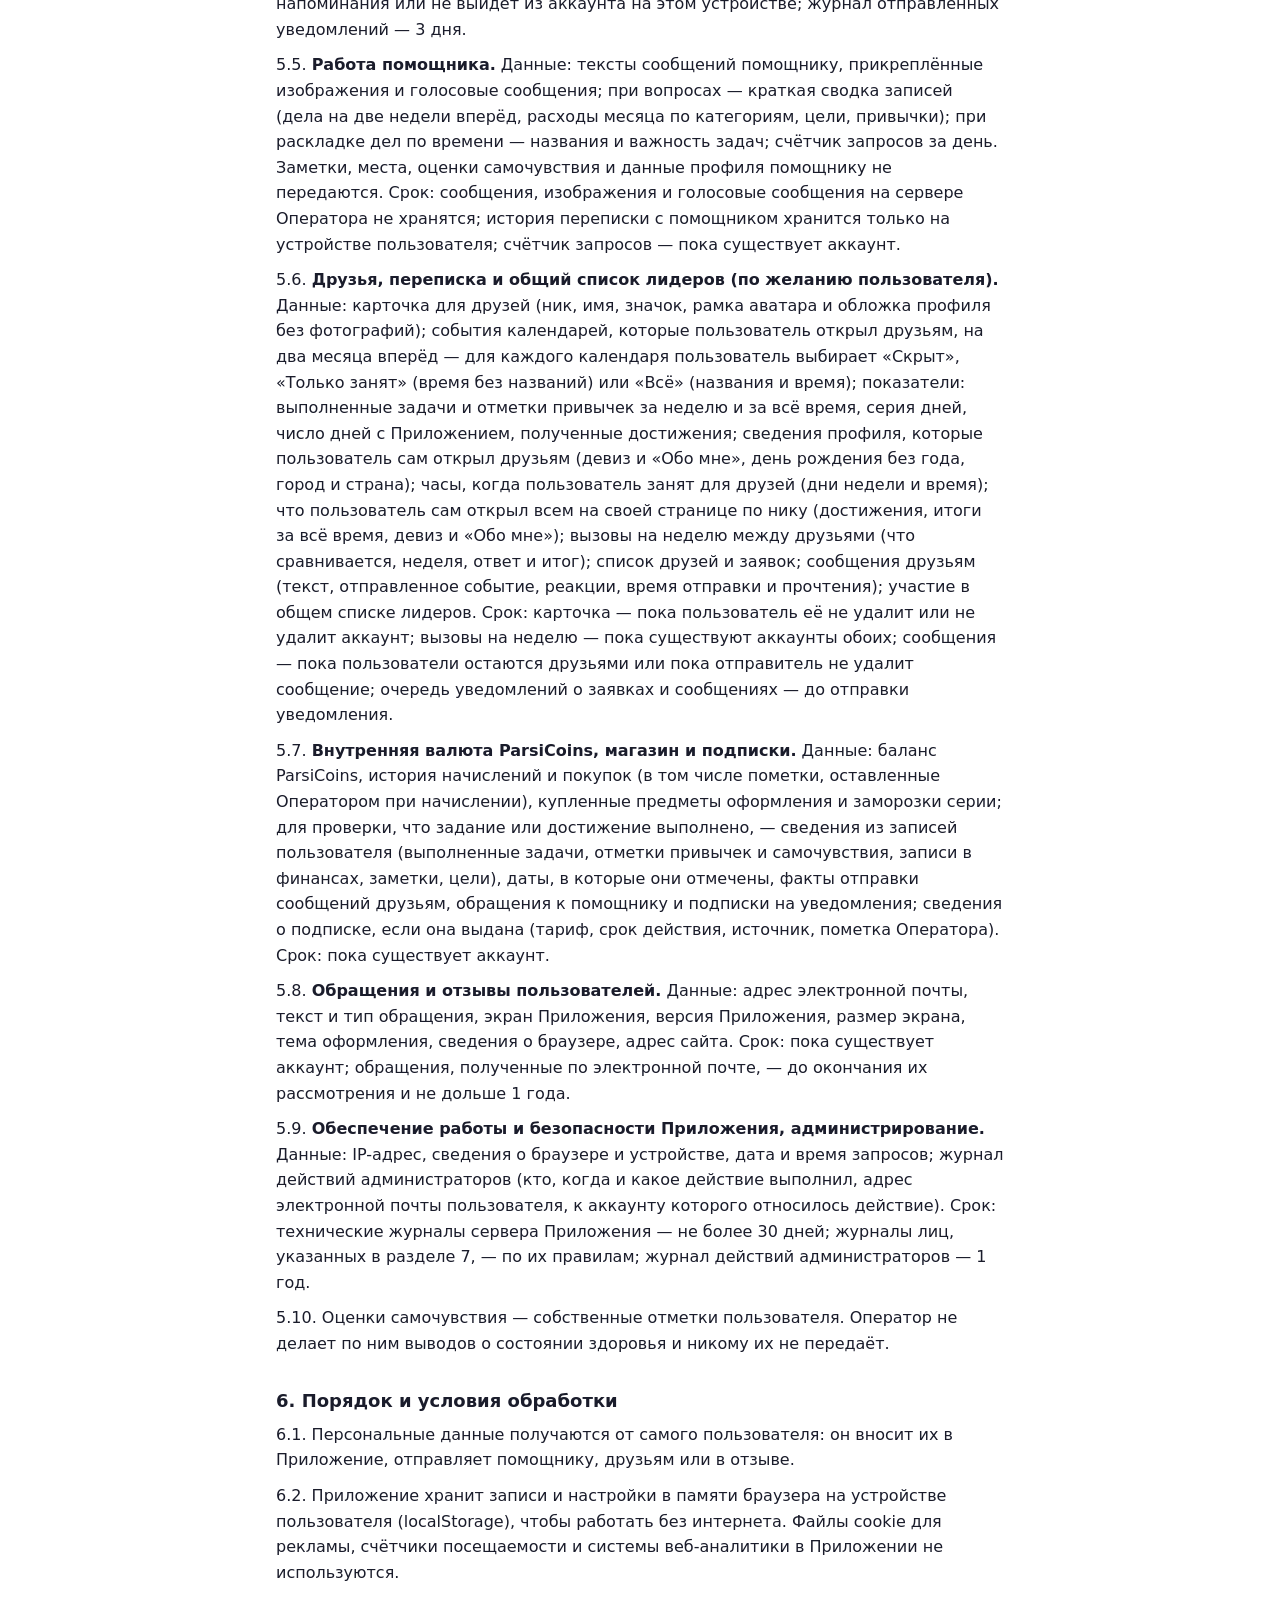
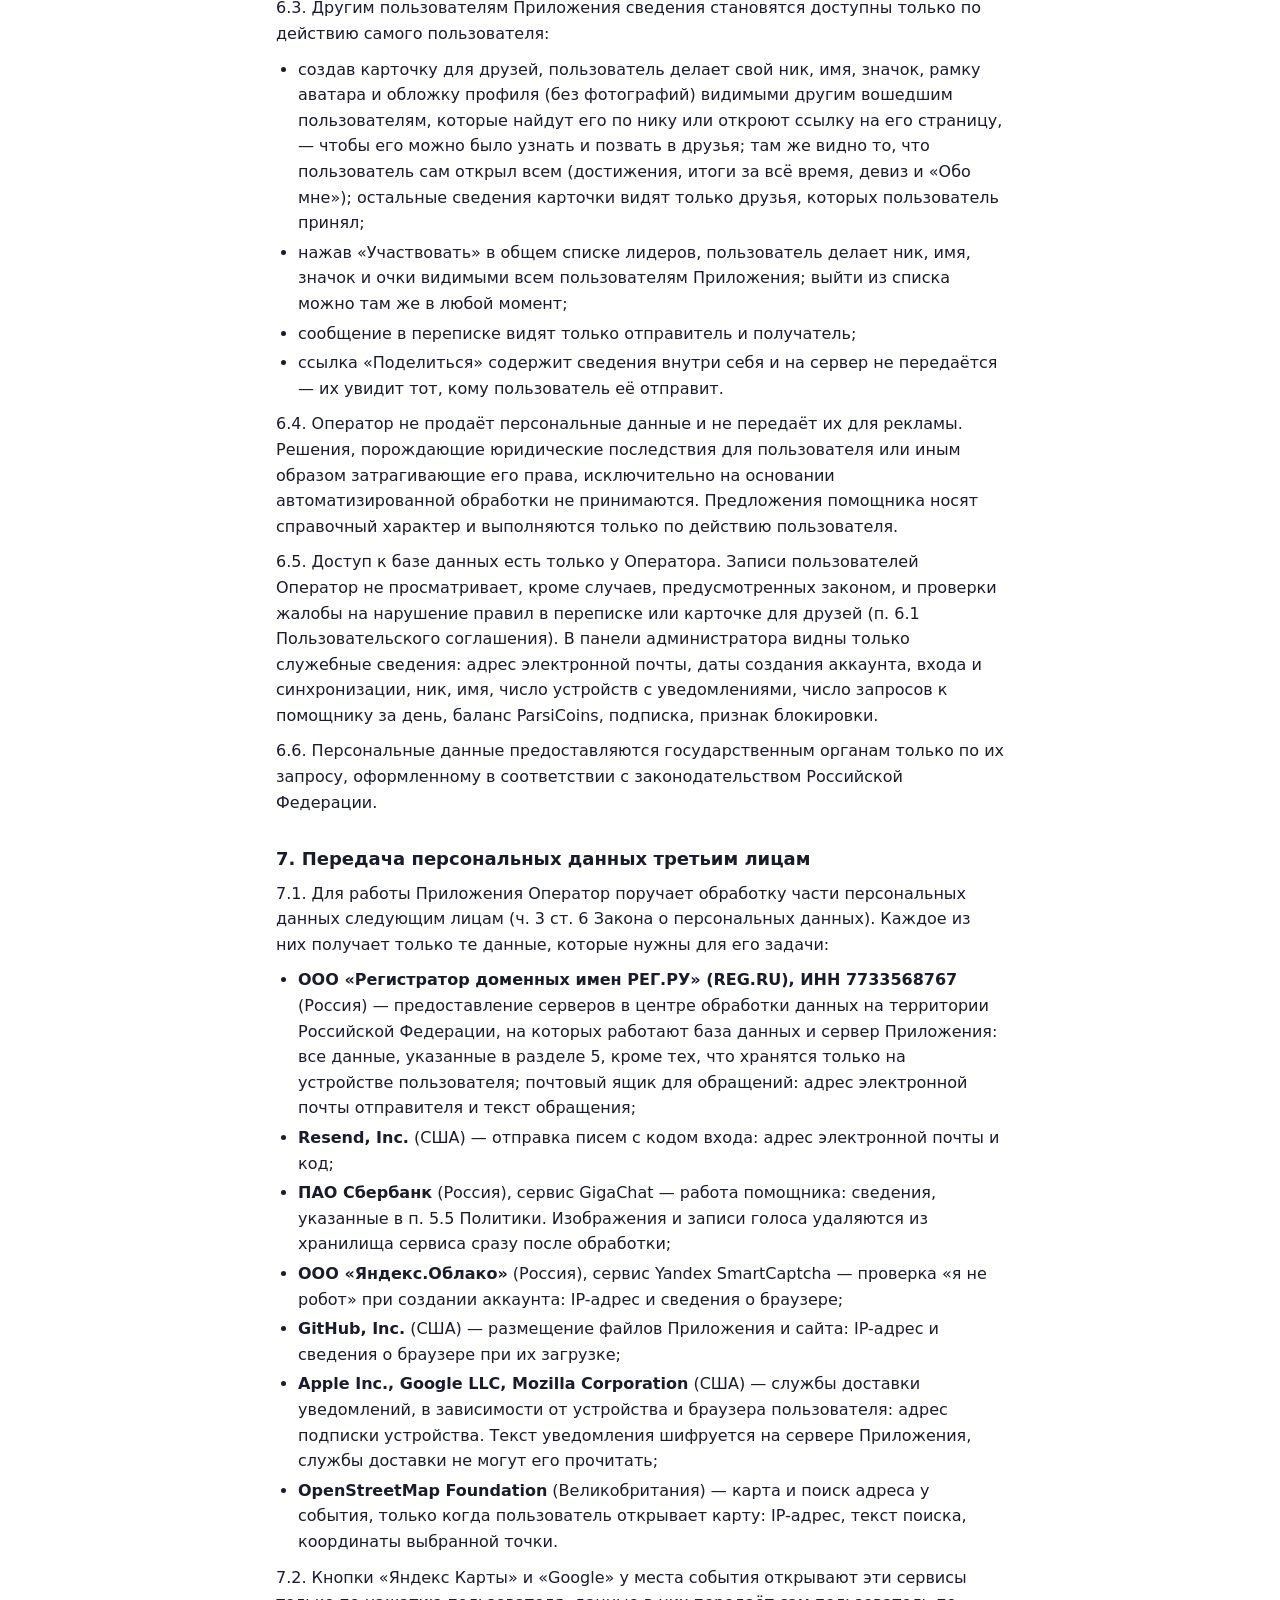
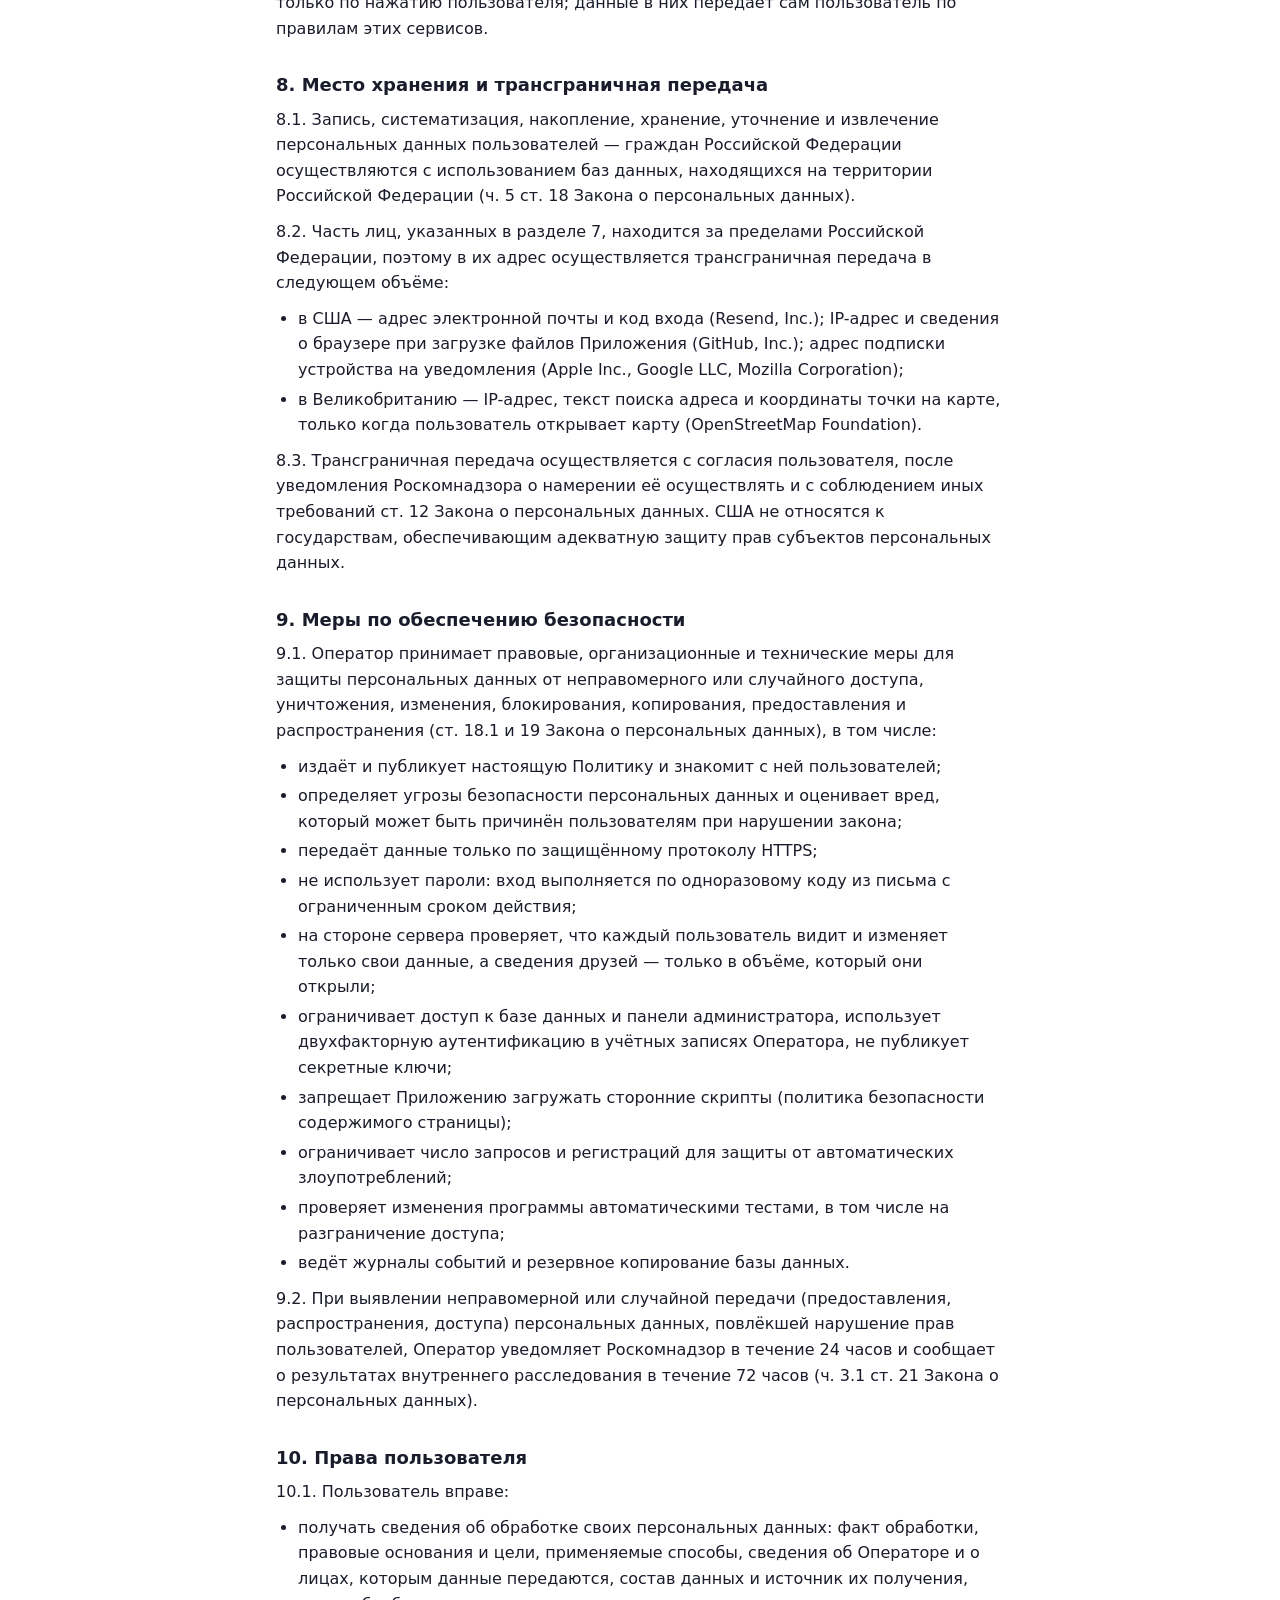
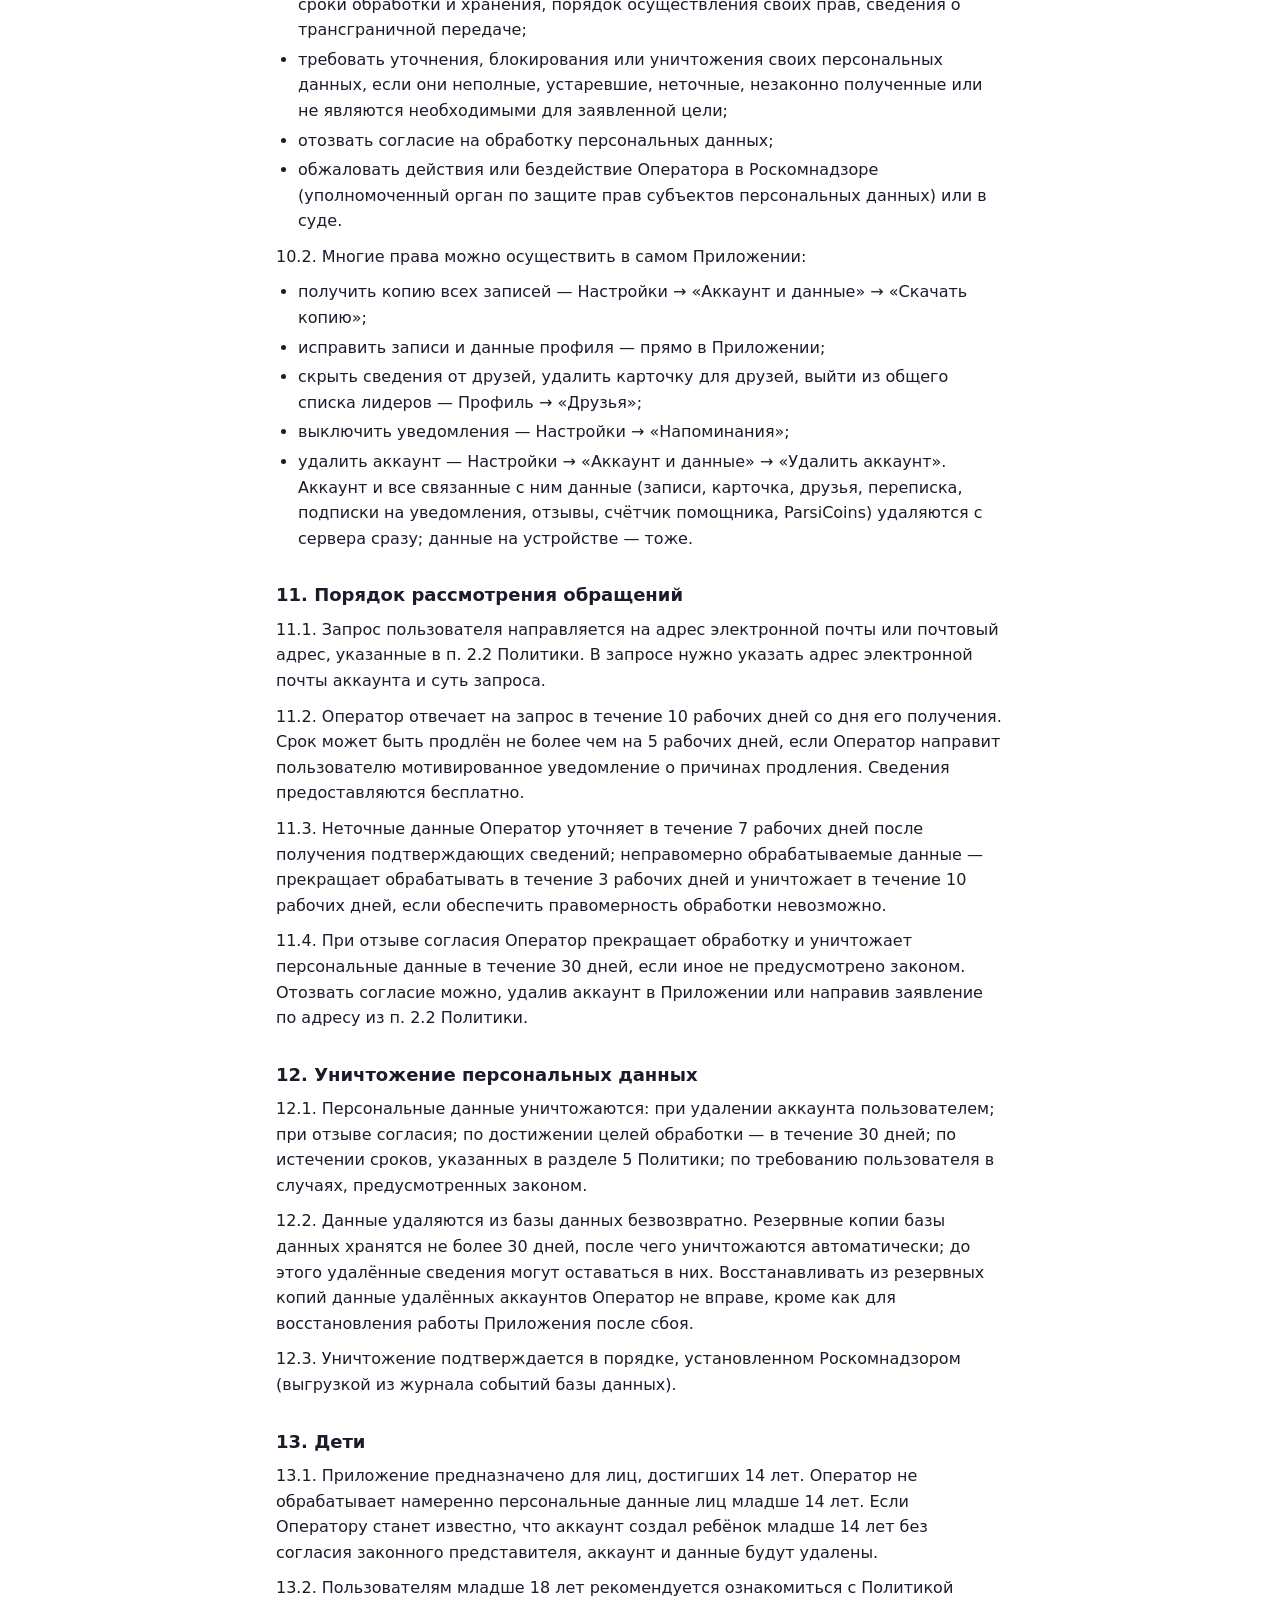
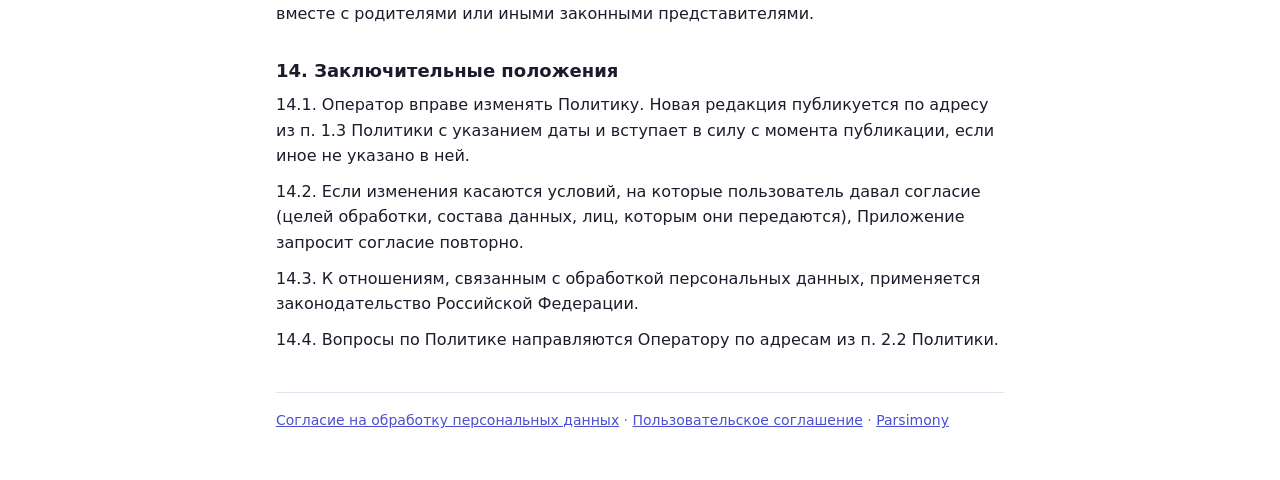
<file: privacy.html>
<!doctype html>
<html lang="ru">
<head>
<meta charset="utf-8">
<meta name="viewport" content="width=device-width, initial-scale=1, viewport-fit=cover">
<meta http-equiv="Content-Security-Policy" content="default-src 'self'; style-src 'self' 'unsafe-inline'; img-src 'self' data:; script-src 'none'; object-src 'none'; base-uri 'self'; form-action 'none'">
<title>Политика обработки персональных данных — Parsimony</title>
<meta name="description" content="Какие персональные данные обрабатывает Parsimony, зачем, на каком основании, где они хранятся, кому передаются и как их удалить.">
<link rel="icon" type="image/png" href="favicon.png">
<!-- Политика обработки персональных данных (152-ФЗ, ст. 18.1: опубликована на сайте). Согласие — отдельным документом consent.html.
     Просто текст, без плашек (просьба пользователя 29 октября 2026). Текст между метками doc — источник для Word-файла (tools/legal-docx.mjs).
     Меняется то, на что давали согласие, — новая дата редакции здесь и в consent.html и CONSENT_V в js/cloud.js. -->
<style>
:root{--bg:#fff;--tx:#1a1c2b;--tx2:#4d536b;--mut:#6b7189;--line:#e1e4f0;--acc:#4b4fd1}
@media(prefers-color-scheme:dark){:root{--bg:#12131b;--tx:#e7e8f3;--tx2:#adb1c9;--mut:#8e93ad;--line:#2a2d40;--acc:#9599ff}}
*{box-sizing:border-box}
html{-webkit-text-size-adjust:100%}
body{margin:0;background:var(--bg);color:var(--tx);font:16px/1.6 -apple-system,BlinkMacSystemFont,"Segoe UI",Inter,Roboto,system-ui,sans-serif}
main{max-width:760px;margin:0 auto;padding:calc(28px + env(safe-area-inset-top)) 16px calc(48px + env(safe-area-inset-bottom))}
.top{margin:0 0 24px;font-size:14px}
h1{font-size:26px;line-height:1.25;margin:0 0 6px}
.ed{color:var(--mut);margin:0 0 24px}
h2{font-size:18px;line-height:1.3;margin:32px 0 10px}
p{margin:0 0 10px}
ul{margin:0 0 10px;padding-left:22px}
li{margin:4px 0}
footer{margin-top:40px;padding-top:16px;border-top:1px solid var(--line);color:var(--mut);font-size:14px}
a{color:var(--acc)}
</style>
</head>
<body>
<main>
<p class="top"><a href="./">Parsimony</a></p>
<!-- doc -->
<h1>Политика обработки персональных данных</h1>
<p class="ed">Редакция от 8 ноября 2026 года</p>

<h2>1. Общие положения</h2>
<p>1.1. Настоящая Политика обработки персональных данных (далее — Политика) определяет порядок и условия обработки персональных данных пользователей приложения Parsimony, а также меры по обеспечению безопасности этих данных. Политика составлена в соответствии с Федеральным законом от 27.07.2006 № 152-ФЗ «О персональных данных» (далее — Закон о персональных данных) и иными нормативными правовыми актами Российской Федерации.</p>
<p>1.2. Политика применяется ко всем персональным данным, которые оператор получает о пользователях при использовании приложения Parsimony по адресу app.parsimony.ru и сайта parsimony.ru (далее вместе — Приложение).</p>
<p>1.3. Политика опубликована в свободном доступе по адресу https://app.parsimony.ru/privacy.html. Пользователь может ознакомиться с ней до начала использования Приложения.</p>
<p>1.4. В Политике используются следующие понятия:</p>
<ul>
<li><b>персональные данные</b> — любая информация, относящаяся прямо или косвенно к определённому или определяемому физическому лицу (субъекту персональных данных);</li>
<li><b>оператор</b> — лицо, которое организует и осуществляет обработку персональных данных и определяет её цели, состав данных и действия с ними;</li>
<li><b>обработка персональных данных</b> — любое действие или совокупность действий с персональными данными: сбор, запись, систематизация, накопление, хранение, уточнение (обновление, изменение), извлечение, использование, передача (предоставление, доступ), блокирование, удаление, уничтожение;</li>
<li><b>автоматизированная обработка</b> — обработка персональных данных с помощью средств вычислительной техники;</li>
<li><b>предоставление персональных данных</b> — действия, направленные на раскрытие персональных данных определённому лицу или определённому кругу лиц;</li>
<li><b>распространение персональных данных</b> — действия, направленные на раскрытие персональных данных неопределённому кругу лиц;</li>
<li><b>блокирование</b> — временное прекращение обработки персональных данных (за исключением случаев, когда обработка необходима для их уточнения);</li>
<li><b>уничтожение</b> — действия, в результате которых невозможно восстановить содержание персональных данных;</li>
<li><b>трансграничная передача</b> — передача персональных данных на территорию иностранного государства;</li>
<li><b>пользователь</b> — физическое лицо, которое использует Приложение;</li>
<li><b>аккаунт</b> — учётная запись пользователя в Приложении, вход в которую выполняется по адресу электронной почты и одноразовому коду из письма;</li>
<li><b>записи</b> — сведения, которые пользователь сам вносит в Приложение: события, задачи, привычки, цели, сведения о доходах и расходах, заметки, оценки самочувствия, данные профиля, сообщения.</li>
</ul>

<h2>2. Сведения об операторе</h2>
<p>2.1. Оператор персональных данных — Ярош Глеб Валерьевич, физическое лицо, применяющее специальный налоговый режим «Налог на профессиональный доход» (самозанятый), ИНН 502415146854 (далее — Оператор).</p>
<p>2.2. Адрес электронной почты для обращений по вопросам персональных данных: support@parsimony.ru. Почтовый адрес для обращений: 143405, Московская обл., г. Красногорск, до востребования, Ярошу Глебу Валерьевичу. Обращение можно также отправить из Приложения через раздел «Отзыв».</p>
<p>2.3. Оператор лично организует обработку персональных данных и отвечает за неё, в том числе исполняет обязанности лица, ответственного за организацию обработки персональных данных.</p>

<h2>3. Правовые основания обработки</h2>
<p>3.1. Оператор обрабатывает персональные данные на следующих основаниях:</p>
<ul>
<li>согласие пользователя на обработку персональных данных (п. 1 ч. 1 ст. 6 Закона о персональных данных), которое даётся отдельным документом — «Согласие на обработку персональных данных» по адресу https://app.parsimony.ru/consent.html;</li>
<li>исполнение договора, стороной которого является пользователь, — Пользовательского соглашения по адресу https://app.parsimony.ru/terms.html (п. 5 ч. 1 ст. 6 Закона о персональных данных);</li>
<li>исполнение обязанностей, возложенных на Оператора законодательством Российской Федерации (п. 2 ч. 1 ст. 6 Закона о персональных данных).</li>
</ul>
<p>3.2. Пользователь может пользоваться Приложением без аккаунта. В этом случае записи хранятся только на его устройстве и Оператору не передаются; обрабатываются лишь технические данные, указанные в п. 5.9 Политики.</p>

<h2>4. Принципы обработки</h2>
<p>4.1. Оператор обрабатывает персональные данные законно и справедливо, только для заранее определённых целей и в объёме, необходимом для этих целей.</p>
<p>4.2. Не допускается объединение баз данных, содержащих персональные данные, обработка которых осуществляется в несовместимых между собой целях.</p>
<p>4.3. Оператор принимает меры, чтобы персональные данные были точными и актуальными, а при необходимости уточняет или удаляет неполные и неточные данные.</p>
<p>4.4. Персональные данные хранятся не дольше, чем этого требуют цели обработки, и уничтожаются по достижении целей или при утрате необходимости в их достижении, если иное не предусмотрено законом.</p>

<h2>5. Цели обработки, состав данных и сроки</h2>
<p>5.1. Категория субъектов персональных данных по всем целям, указанным ниже, — пользователи Приложения. Обработка по всем целям — автоматизированная, с передачей по сети Интернет. Обработка без средств автоматизации не ведётся.</p>
<p>5.2. <b>Регистрация, вход в аккаунт и его обслуживание.</b> Данные: адрес электронной почты; идентификатор аккаунта; даты создания аккаунта и входов; сведения о сеансах входа (IP-адрес, сведения о браузере). При создании аккаунта через Приложение дополнительно обрабатываются сведения для проверки «я не робот» и отпечаток IP-адреса (необратимое преобразование адреса) для ограничения числа регистраций. Срок: пока существует аккаунт; отпечаток IP-адреса — 30 дней.</p>
<p>5.3. <b>Хранение записей и их синхронизация между устройствами пользователя.</b> Данные: события и задачи (в том числе место, точка на карте и заметка), привычки и отметки об их выполнении, цели и шаги к ним, сведения о доходах, расходах, накоплениях и бюджете, заметки, оценки самочувствия (сон, энергия, настроение, стресс и иные показатели, которые пользователь задаёт сам), настройки Приложения; данные профиля, если пользователь их заполнил: имя, ник, пол, дата рождения, страна и город, сведения о себе, ссылки на страницы в социальных сетях, изображение аватара и обложки. Срок: пока существует аккаунт. Запись, удалённая пользователем, удаляется с сервера при следующей синхронизации.</p>
<p>5.4. <b>Напоминания, сводки и сообщения помощника по своей инициативе.</b> Данные: адрес подписки устройства на уведомления и ключи шифрования уведомлений; часовой пояс; записи, по которым рассчитываются напоминания и сводки (события, задачи, привычки, цели); дни рождения друзей без года, если друг открыл их друзьям, — для уведомления в этот день; журнал отправленных уведомлений. Срок: подписка устройства — пока пользователь не выключит напоминания или не выйдет из аккаунта на этом устройстве; журнал отправленных уведомлений — 3 дня.</p>
<p>5.5. <b>Работа помощника.</b> Данные: тексты сообщений помощнику, прикреплённые изображения и голосовые сообщения; при вопросах — краткая сводка записей (дела на две недели вперёд, расходы месяца по категориям, цели, привычки); при раскладке дел по времени — названия и важность задач; счётчик запросов за день. Заметки, места, оценки самочувствия и данные профиля помощнику не передаются. Срок: сообщения, изображения и голосовые сообщения на сервере Оператора не хранятся; история переписки с помощником хранится только на устройстве пользователя; счётчик запросов — пока существует аккаунт.</p>
<p>5.6. <b>Друзья, переписка и общий список лидеров (по желанию пользователя).</b> Данные: карточка для друзей (ник, имя, значок, рамка аватара и обложка профиля без фотографий); события календарей, которые пользователь открыл друзьям, на два месяца вперёд — для каждого календаря пользователь выбирает «Скрыт», «Только занят» (время без названий) или «Всё» (названия и время); показатели: выполненные задачи и отметки привычек за неделю и за всё время, серия дней, число дней с Приложением, полученные достижения; сведения профиля, которые пользователь сам открыл друзьям (девиз и «Обо мне», день рождения без года, город и страна); часы, когда пользователь занят для друзей (дни недели и время); что пользователь сам открыл всем на своей странице по нику (достижения, итоги за всё время, девиз и «Обо мне»); вызовы на неделю между друзьями (что сравнивается, неделя, ответ и итог); список друзей и заявок; сообщения друзьям (текст, отправленное событие, реакции, время отправки и прочтения); участие в общем списке лидеров. Срок: карточка — пока пользователь её не удалит или не удалит аккаунт; вызовы на неделю — пока существуют аккаунты обоих; сообщения — пока пользователи остаются друзьями или пока отправитель не удалит сообщение; очередь уведомлений о заявках и сообщениях — до отправки уведомления.</p>
<p>5.7. <b>Внутренняя валюта ParsiCoins, магазин и подписки.</b> Данные: баланс ParsiCoins, история начислений и покупок (в том числе пометки, оставленные Оператором при начислении), купленные предметы оформления и заморозки серии; для проверки, что задание или достижение выполнено, — сведения из записей пользователя (выполненные задачи, отметки привычек и самочувствия, записи в финансах, заметки, цели), даты, в которые они отмечены, факты отправки сообщений друзьям, обращения к помощнику и подписки на уведомления; сведения о подписке, если она выдана (тариф, срок действия, источник, пометка Оператора). Срок: пока существует аккаунт.</p>
<p>5.8. <b>Обращения и отзывы пользователей.</b> Данные: адрес электронной почты, текст и тип обращения, экран Приложения, версия Приложения, размер экрана, тема оформления, сведения о браузере, адрес сайта. Срок: пока существует аккаунт; обращения, полученные по электронной почте, — до окончания их рассмотрения и не дольше 1 года.</p>
<p>5.9. <b>Обеспечение работы и безопасности Приложения, администрирование.</b> Данные: IP-адрес, сведения о браузере и устройстве, дата и время запросов; журнал действий администраторов (кто, когда и какое действие выполнил, адрес электронной почты пользователя, к аккаунту которого относилось действие). Срок: технические журналы сервера Приложения — не более 30 дней; журналы лиц, указанных в разделе 7, — по их правилам; журнал действий администраторов — 1 год.</p>
<p>5.10. Оценки самочувствия — собственные отметки пользователя. Оператор не делает по ним выводов о состоянии здоровья и никому их не передаёт.</p>

<h2>6. Порядок и условия обработки</h2>
<p>6.1. Персональные данные получаются от самого пользователя: он вносит их в Приложение, отправляет помощнику, друзьям или в отзыве.</p>
<p>6.2. Приложение хранит записи и настройки в памяти браузера на устройстве пользователя (localStorage), чтобы работать без интернета. Файлы cookie для рекламы, счётчики посещаемости и системы веб-аналитики в Приложении не используются.</p>
<p>6.3. Другим пользователям Приложения сведения становятся доступны только по действию самого пользователя:</p>
<ul>
<li>создав карточку для друзей, пользователь делает свой ник, имя, значок, рамку аватара и обложку профиля (без фотографий) видимыми другим вошедшим пользователям, которые найдут его по нику или откроют ссылку на его страницу, — чтобы его можно было узнать и позвать в друзья; там же видно то, что пользователь сам открыл всем (достижения, итоги за всё время, девиз и «Обо мне»); остальные сведения карточки видят только друзья, которых пользователь принял;</li>
<li>нажав «Участвовать» в общем списке лидеров, пользователь делает ник, имя, значок и очки видимыми всем пользователям Приложения; выйти из списка можно там же в любой момент;</li>
<li>сообщение в переписке видят только отправитель и получатель;</li>
<li>ссылка «Поделиться» содержит сведения внутри себя и на сервер не передаётся — их увидит тот, кому пользователь её отправит.</li>
</ul>
<p>6.4. Оператор не продаёт персональные данные и не передаёт их для рекламы. Решения, порождающие юридические последствия для пользователя или иным образом затрагивающие его права, исключительно на основании автоматизированной обработки не принимаются. Предложения помощника носят справочный характер и выполняются только по действию пользователя.</p>
<p>6.5. Доступ к базе данных есть только у Оператора. Записи пользователей Оператор не просматривает, кроме случаев, предусмотренных законом, и проверки жалобы на нарушение правил в переписке или карточке для друзей (п. 6.1 Пользовательского соглашения). В панели администратора видны только служебные сведения: адрес электронной почты, даты создания аккаунта, входа и синхронизации, ник, имя, число устройств с уведомлениями, число запросов к помощнику за день, баланс ParsiCoins, подписка, признак блокировки.</p>
<p>6.6. Персональные данные предоставляются государственным органам только по их запросу, оформленному в соответствии с законодательством Российской Федерации.</p>

<h2>7. Передача персональных данных третьим лицам</h2>
<p>7.1. Для работы Приложения Оператор поручает обработку части персональных данных следующим лицам (ч. 3 ст. 6 Закона о персональных данных). Каждое из них получает только те данные, которые нужны для его задачи:</p>
<ul>
<li><b>ООО «Регистратор доменных имен РЕГ.РУ» (REG.RU), ИНН 7733568767</b> (Россия) — предоставление серверов в центре обработки данных на территории Российской Федерации, на которых работают база данных и сервер Приложения: все данные, указанные в разделе 5, кроме тех, что хранятся только на устройстве пользователя; почтовый ящик для обращений: адрес электронной почты отправителя и текст обращения;</li>
<li><b>Resend, Inc.</b> (США) — отправка писем с кодом входа: адрес электронной почты и код;</li>
<li><b>ПАО Сбербанк</b> (Россия), сервис GigaChat — работа помощника: сведения, указанные в п. 5.5 Политики. Изображения и записи голоса удаляются из хранилища сервиса сразу после обработки;</li>
<li><b>ООО «Яндекс.Облако»</b> (Россия), сервис Yandex SmartCaptcha — проверка «я не робот» при создании аккаунта: IP-адрес и сведения о браузере;</li>
<li><b>GitHub, Inc.</b> (США) — размещение файлов Приложения и сайта: IP-адрес и сведения о браузере при их загрузке;</li>
<li><b>Apple Inc., Google LLC, Mozilla Corporation</b> (США) — службы доставки уведомлений, в зависимости от устройства и браузера пользователя: адрес подписки устройства. Текст уведомления шифруется на сервере Приложения, службы доставки не могут его прочитать;</li>
<li><b>OpenStreetMap Foundation</b> (Великобритания) — карта и поиск адреса у события, только когда пользователь открывает карту: IP-адрес, текст поиска, координаты выбранной точки.</li>
</ul>
<p>7.2. Кнопки «Яндекс Карты» и «Google» у места события открывают эти сервисы только по нажатию пользователя; данные в них передаёт сам пользователь по правилам этих сервисов.</p>

<h2>8. Место хранения и трансграничная передача</h2>
<p>8.1. Запись, систематизация, накопление, хранение, уточнение и извлечение персональных данных пользователей — граждан Российской Федерации осуществляются с использованием баз данных, находящихся на территории Российской Федерации (ч. 5 ст. 18 Закона о персональных данных).</p>
<p>8.2. Часть лиц, указанных в разделе 7, находится за пределами Российской Федерации, поэтому в их адрес осуществляется трансграничная передача в следующем объёме:</p>
<ul>
<li>в США — адрес электронной почты и код входа (Resend, Inc.); IP-адрес и сведения о браузере при загрузке файлов Приложения (GitHub, Inc.); адрес подписки устройства на уведомления (Apple Inc., Google LLC, Mozilla Corporation);</li>
<li>в Великобританию — IP-адрес, текст поиска адреса и координаты точки на карте, только когда пользователь открывает карту (OpenStreetMap Foundation).</li>
</ul>
<p>8.3. Трансграничная передача осуществляется с согласия пользователя, после уведомления Роскомнадзора о намерении её осуществлять и с соблюдением иных требований ст. 12 Закона о персональных данных. США не относятся к государствам, обеспечивающим адекватную защиту прав субъектов персональных данных.</p>

<h2>9. Меры по обеспечению безопасности</h2>
<p>9.1. Оператор принимает правовые, организационные и технические меры для защиты персональных данных от неправомерного или случайного доступа, уничтожения, изменения, блокирования, копирования, предоставления и распространения (ст. 18.1 и 19 Закона о персональных данных), в том числе:</p>
<ul>
<li>издаёт и публикует настоящую Политику и знакомит с ней пользователей;</li>
<li>определяет угрозы безопасности персональных данных и оценивает вред, который может быть причинён пользователям при нарушении закона;</li>
<li>передаёт данные только по защищённому протоколу HTTPS;</li>
<li>не использует пароли: вход выполняется по одноразовому коду из письма с ограниченным сроком действия;</li>
<li>на стороне сервера проверяет, что каждый пользователь видит и изменяет только свои данные, а сведения друзей — только в объёме, который они открыли;</li>
<li>ограничивает доступ к базе данных и панели администратора, использует двухфакторную аутентификацию в учётных записях Оператора, не публикует секретные ключи;</li>
<li>запрещает Приложению загружать сторонние скрипты (политика безопасности содержимого страницы);</li>
<li>ограничивает число запросов и регистраций для защиты от автоматических злоупотреблений;</li>
<li>проверяет изменения программы автоматическими тестами, в том числе на разграничение доступа;</li>
<li>ведёт журналы событий и резервное копирование базы данных.</li>
</ul>
<p>9.2. При выявлении неправомерной или случайной передачи (предоставления, распространения, доступа) персональных данных, повлёкшей нарушение прав пользователей, Оператор уведомляет Роскомнадзор в течение 24 часов и сообщает о результатах внутреннего расследования в течение 72 часов (ч. 3.1 ст. 21 Закона о персональных данных).</p>

<h2>10. Права пользователя</h2>
<p>10.1. Пользователь вправе:</p>
<ul>
<li>получать сведения об обработке своих персональных данных: факт обработки, правовые основания и цели, применяемые способы, сведения об Операторе и о лицах, которым данные передаются, состав данных и источник их получения, сроки обработки и хранения, порядок осуществления своих прав, сведения о трансграничной передаче;</li>
<li>требовать уточнения, блокирования или уничтожения своих персональных данных, если они неполные, устаревшие, неточные, незаконно полученные или не являются необходимыми для заявленной цели;</li>
<li>отозвать согласие на обработку персональных данных;</li>
<li>обжаловать действия или бездействие Оператора в Роскомнадзоре (уполномоченный орган по защите прав субъектов персональных данных) или в суде.</li>
</ul>
<p>10.2. Многие права можно осуществить в самом Приложении:</p>
<ul>
<li>получить копию всех записей — Настройки → «Аккаунт и данные» → «Скачать копию»;</li>
<li>исправить записи и данные профиля — прямо в Приложении;</li>
<li>скрыть сведения от друзей, удалить карточку для друзей, выйти из общего списка лидеров — Профиль → «Друзья»;</li>
<li>выключить уведомления — Настройки → «Напоминания»;</li>
<li>удалить аккаунт — Настройки → «Аккаунт и данные» → «Удалить аккаунт». Аккаунт и все связанные с ним данные (записи, карточка, друзья, переписка, подписки на уведомления, отзывы, счётчик помощника, ParsiCoins) удаляются с сервера сразу; данные на устройстве — тоже.</li>
</ul>

<h2>11. Порядок рассмотрения обращений</h2>
<p>11.1. Запрос пользователя направляется на адрес электронной почты или почтовый адрес, указанные в п. 2.2 Политики. В запросе нужно указать адрес электронной почты аккаунта и суть запроса.</p>
<p>11.2. Оператор отвечает на запрос в течение 10 рабочих дней со дня его получения. Срок может быть продлён не более чем на 5 рабочих дней, если Оператор направит пользователю мотивированное уведомление о причинах продления. Сведения предоставляются бесплатно.</p>
<p>11.3. Неточные данные Оператор уточняет в течение 7 рабочих дней после получения подтверждающих сведений; неправомерно обрабатываемые данные — прекращает обрабатывать в течение 3 рабочих дней и уничтожает в течение 10 рабочих дней, если обеспечить правомерность обработки невозможно.</p>
<p>11.4. При отзыве согласия Оператор прекращает обработку и уничтожает персональные данные в течение 30 дней, если иное не предусмотрено законом. Отозвать согласие можно, удалив аккаунт в Приложении или направив заявление по адресу из п. 2.2 Политики.</p>

<h2>12. Уничтожение персональных данных</h2>
<p>12.1. Персональные данные уничтожаются: при удалении аккаунта пользователем; при отзыве согласия; по достижении целей обработки — в течение 30 дней; по истечении сроков, указанных в разделе 5 Политики; по требованию пользователя в случаях, предусмотренных законом.</p>
<p>12.2. Данные удаляются из базы данных безвозвратно. Резервные копии базы данных хранятся не более 30 дней, после чего уничтожаются автоматически; до этого удалённые сведения могут оставаться в них. Восстанавливать из резервных копий данные удалённых аккаунтов Оператор не вправе, кроме как для восстановления работы Приложения после сбоя.</p>
<p>12.3. Уничтожение подтверждается в порядке, установленном Роскомнадзором (выгрузкой из журнала событий базы данных).</p>

<h2>13. Дети</h2>
<p>13.1. Приложение предназначено для лиц, достигших 14 лет. Оператор не обрабатывает намеренно персональные данные лиц младше 14 лет. Если Оператору станет известно, что аккаунт создал ребёнок младше 14 лет без согласия законного представителя, аккаунт и данные будут удалены.</p>
<p>13.2. Пользователям младше 18 лет рекомендуется ознакомиться с Политикой вместе с родителями или иными законными представителями.</p>

<h2>14. Заключительные положения</h2>
<p>14.1. Оператор вправе изменять Политику. Новая редакция публикуется по адресу из п. 1.3 Политики с указанием даты и вступает в силу с момента публикации, если иное не указано в ней.</p>
<p>14.2. Если изменения касаются условий, на которые пользователь давал согласие (целей обработки, состава данных, лиц, которым они передаются), Приложение запросит согласие повторно.</p>
<p>14.3. К отношениям, связанным с обработкой персональных данных, применяется законодательство Российской Федерации.</p>
<p>14.4. Вопросы по Политике направляются Оператору по адресам из п. 2.2 Политики.</p>
<!-- /doc -->
<footer><a href="consent.html">Согласие на обработку персональных данных</a> · <a href="terms.html">Пользовательское соглашение</a> · <a href="./">Parsimony</a></footer>
</main>
</body>
</html>
</file>
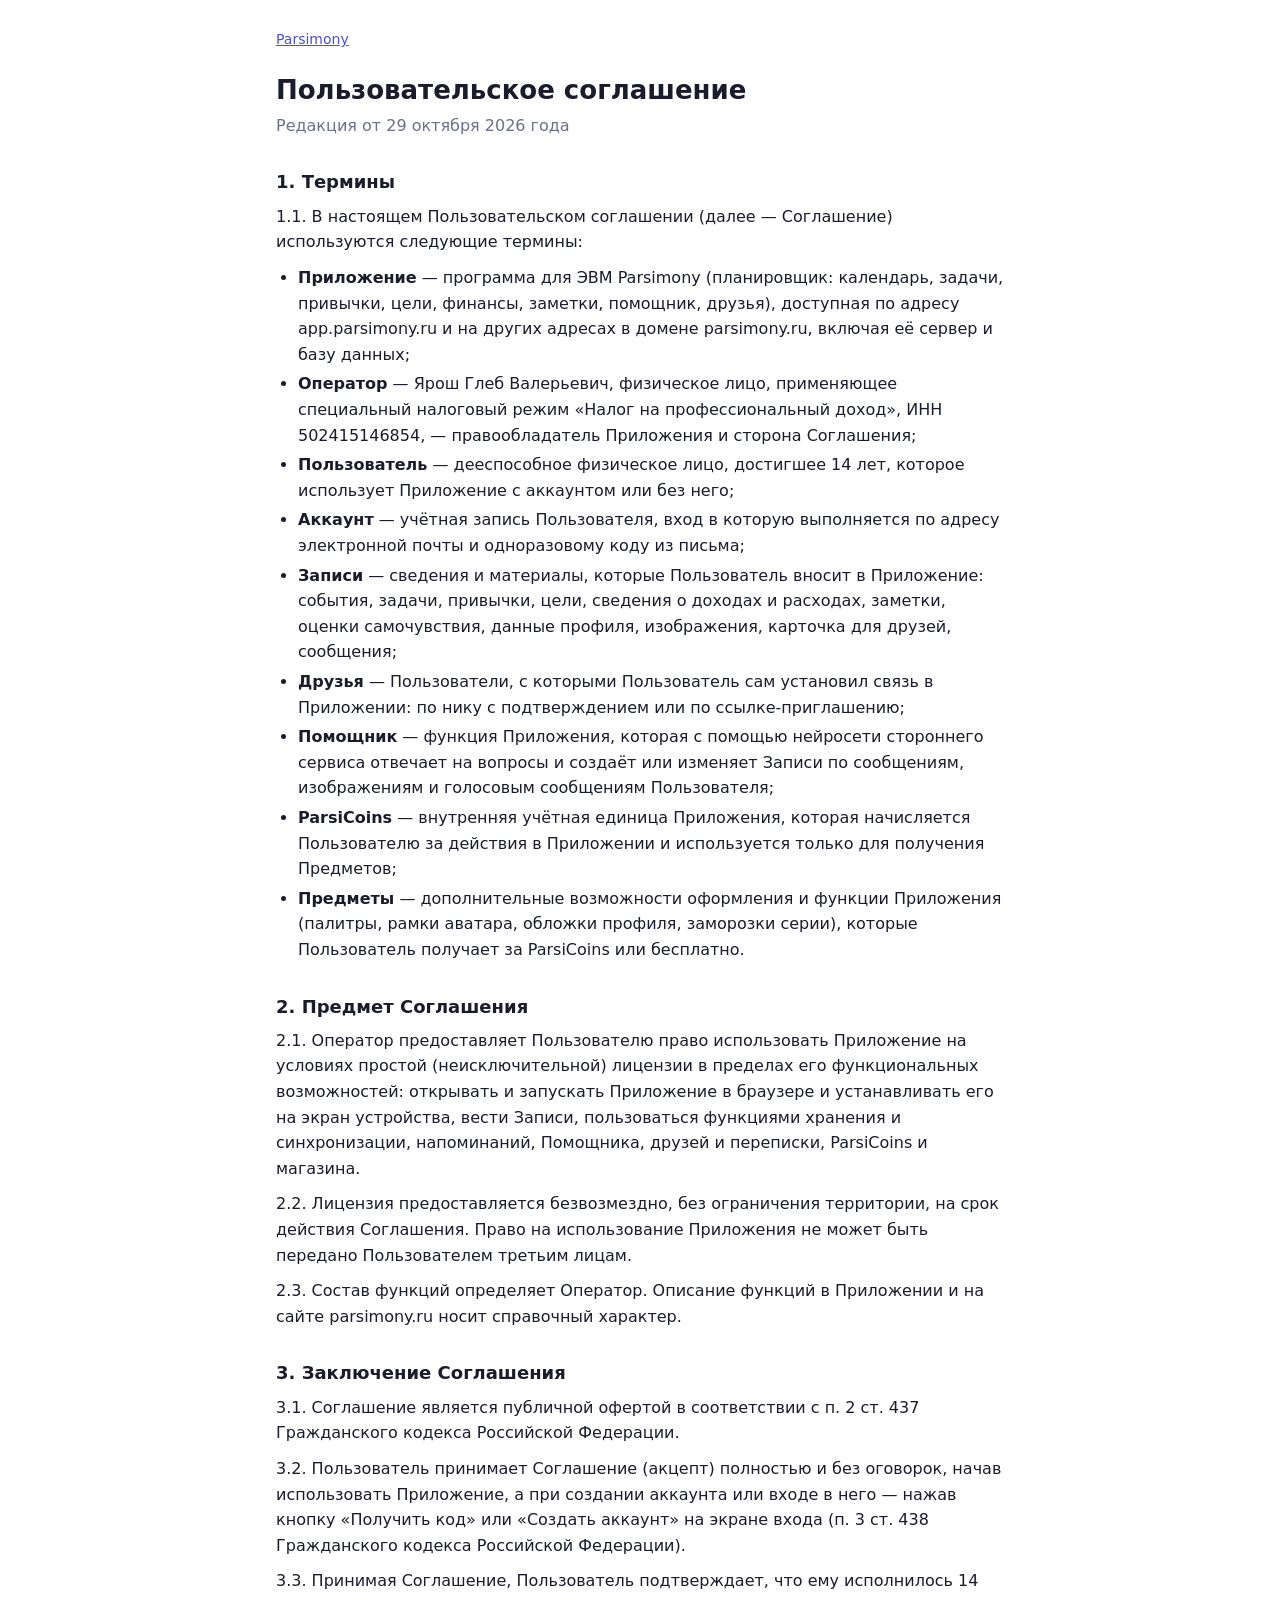
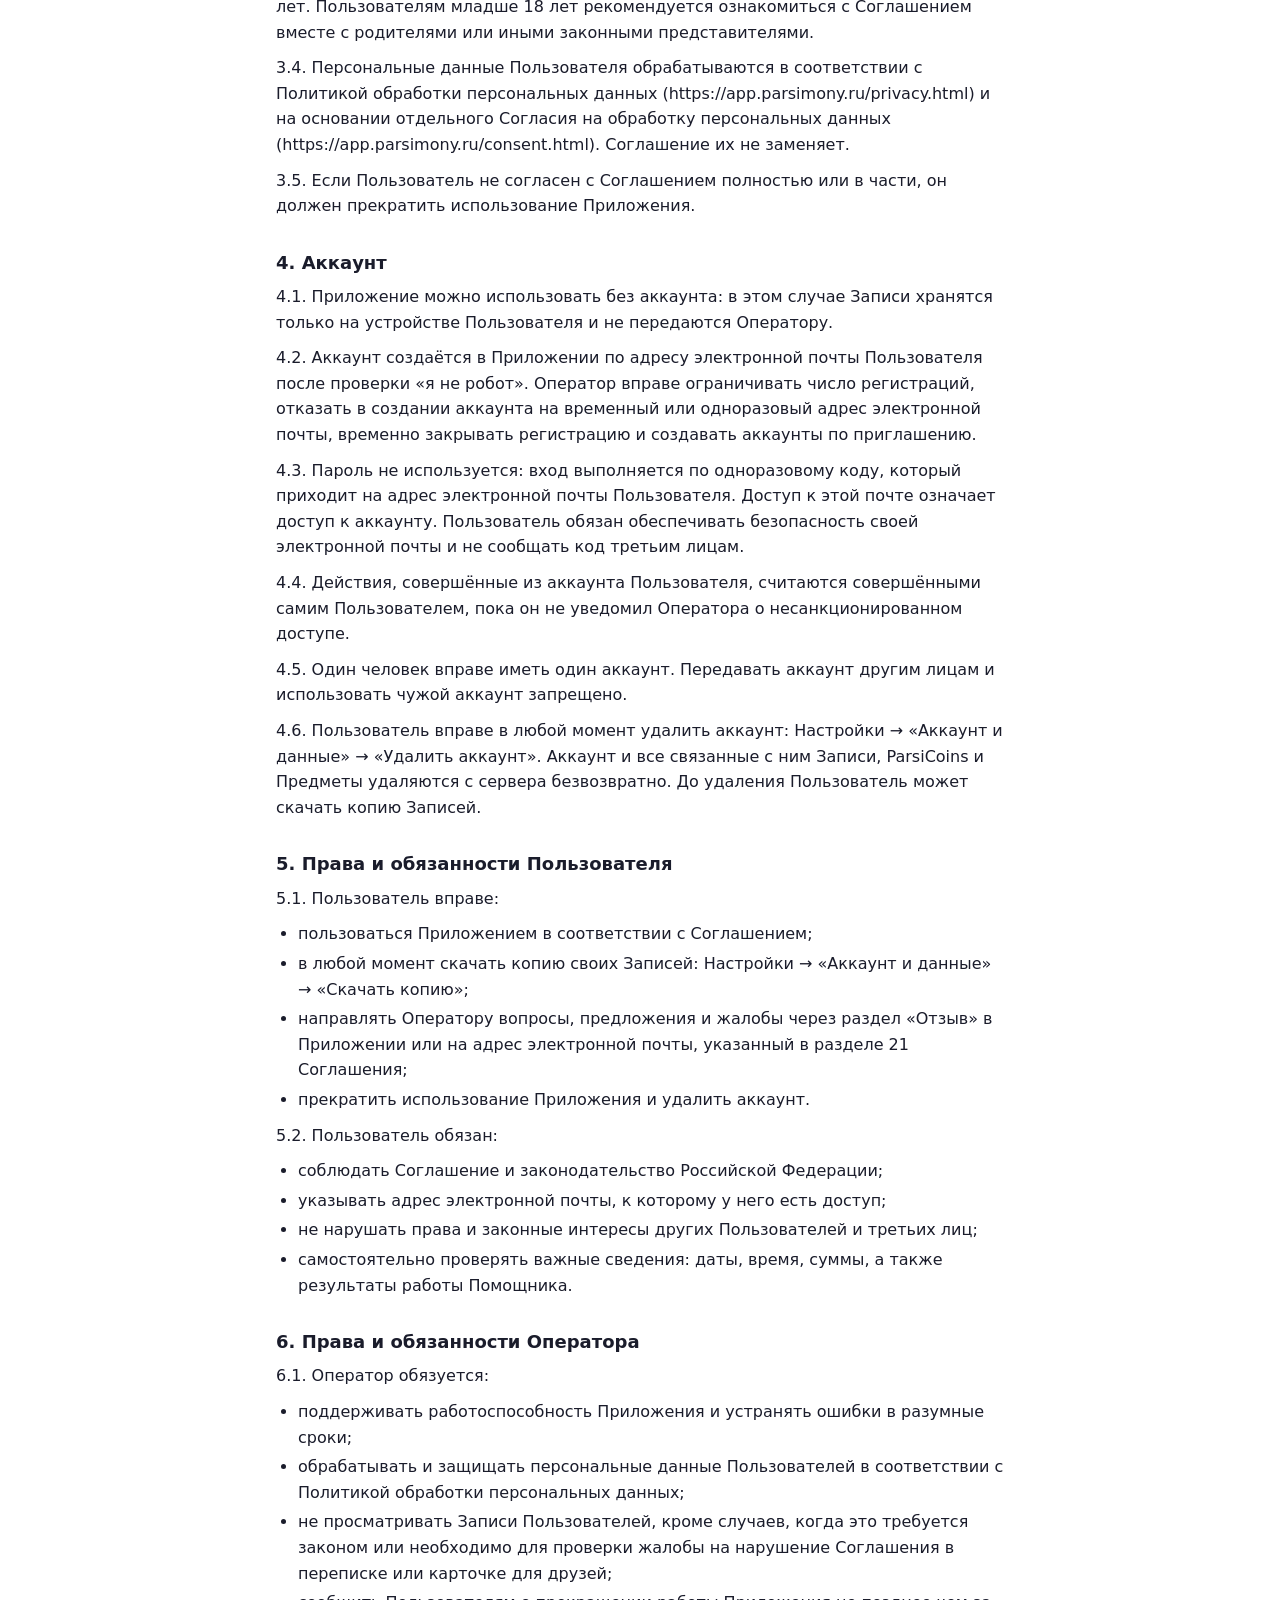
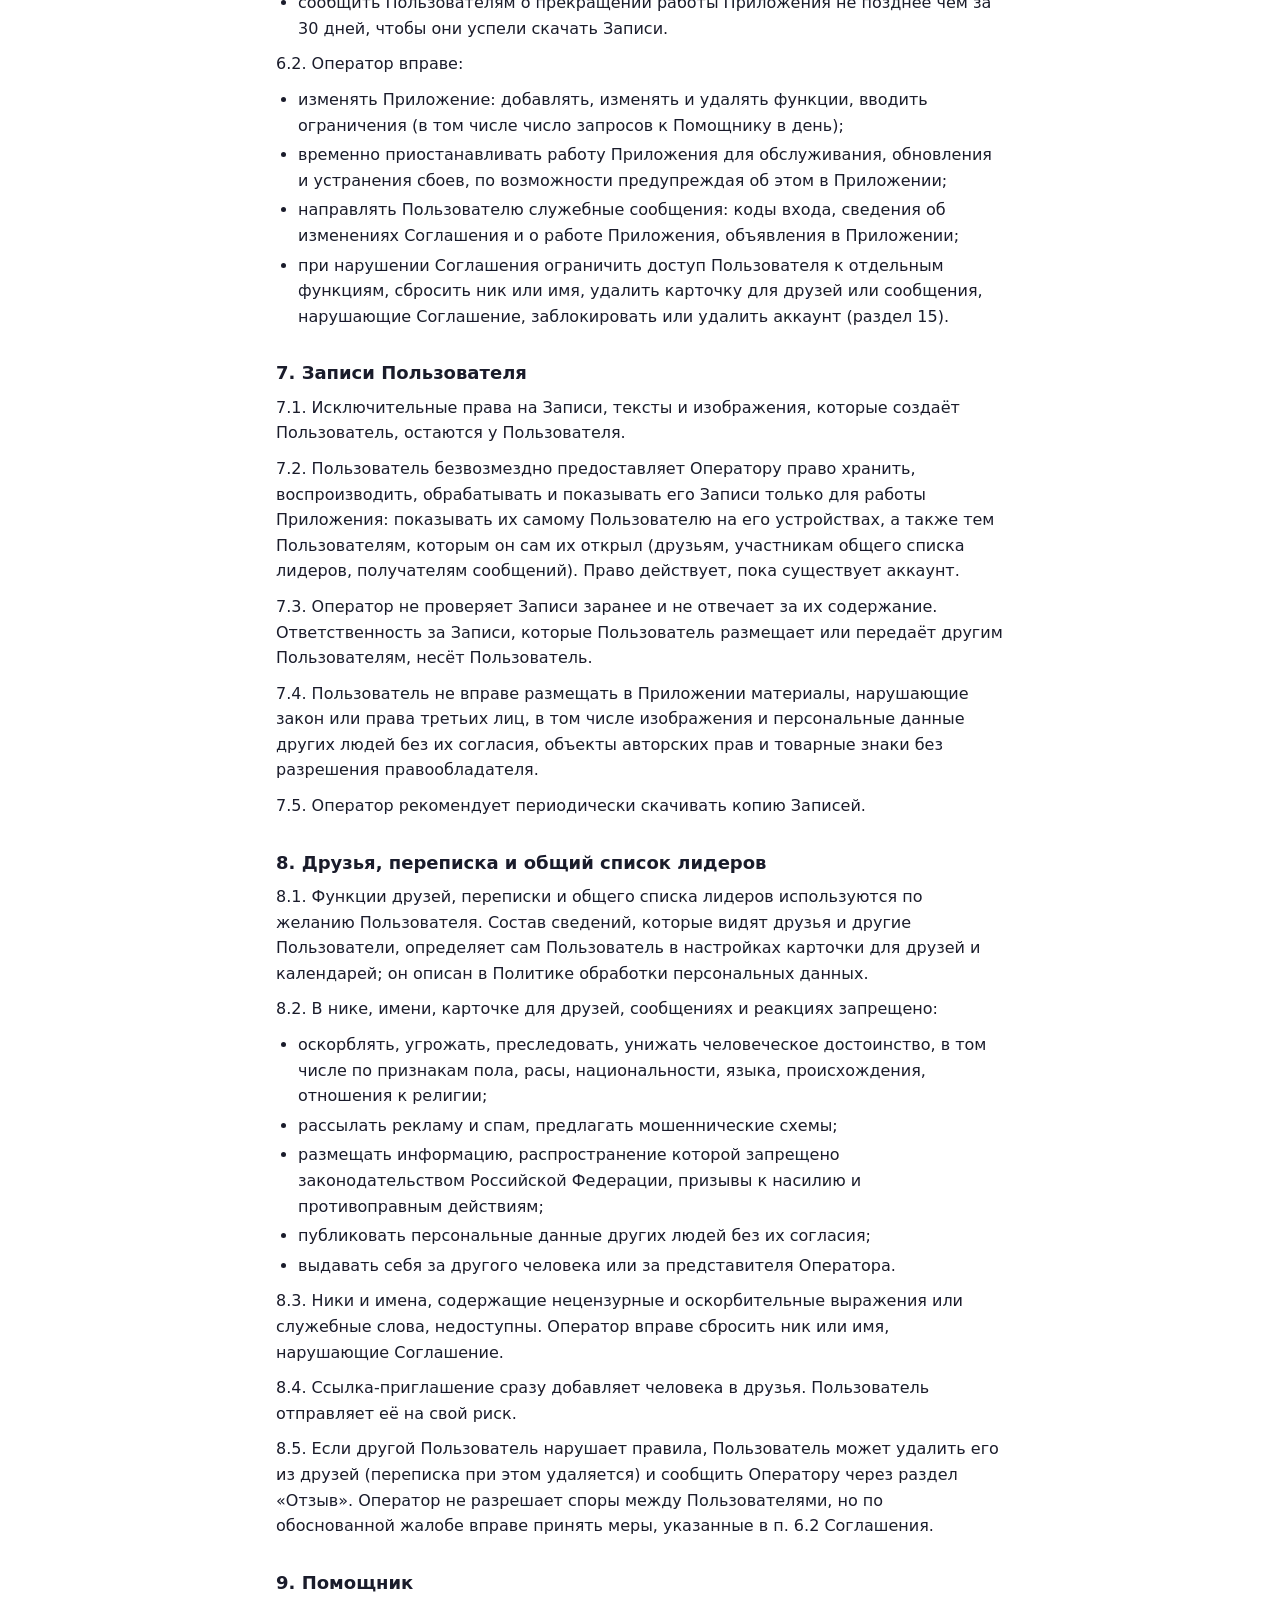
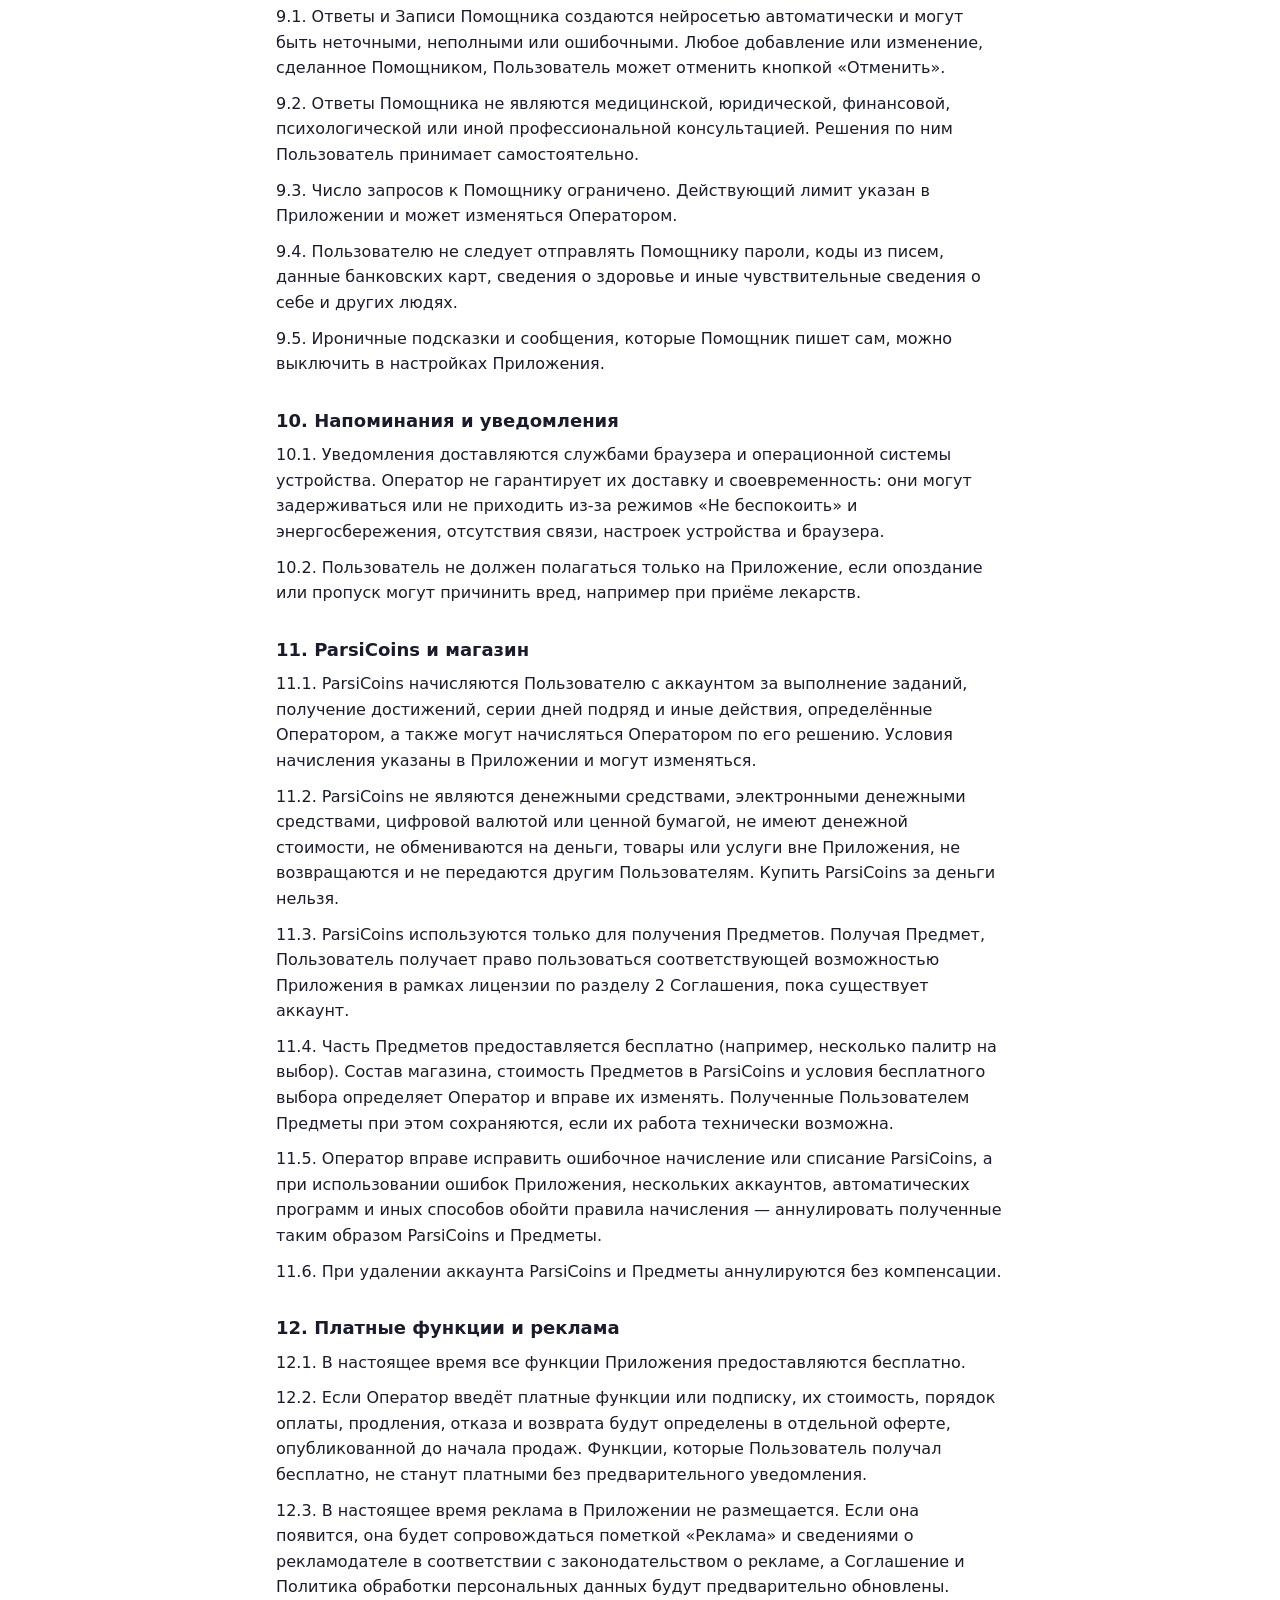
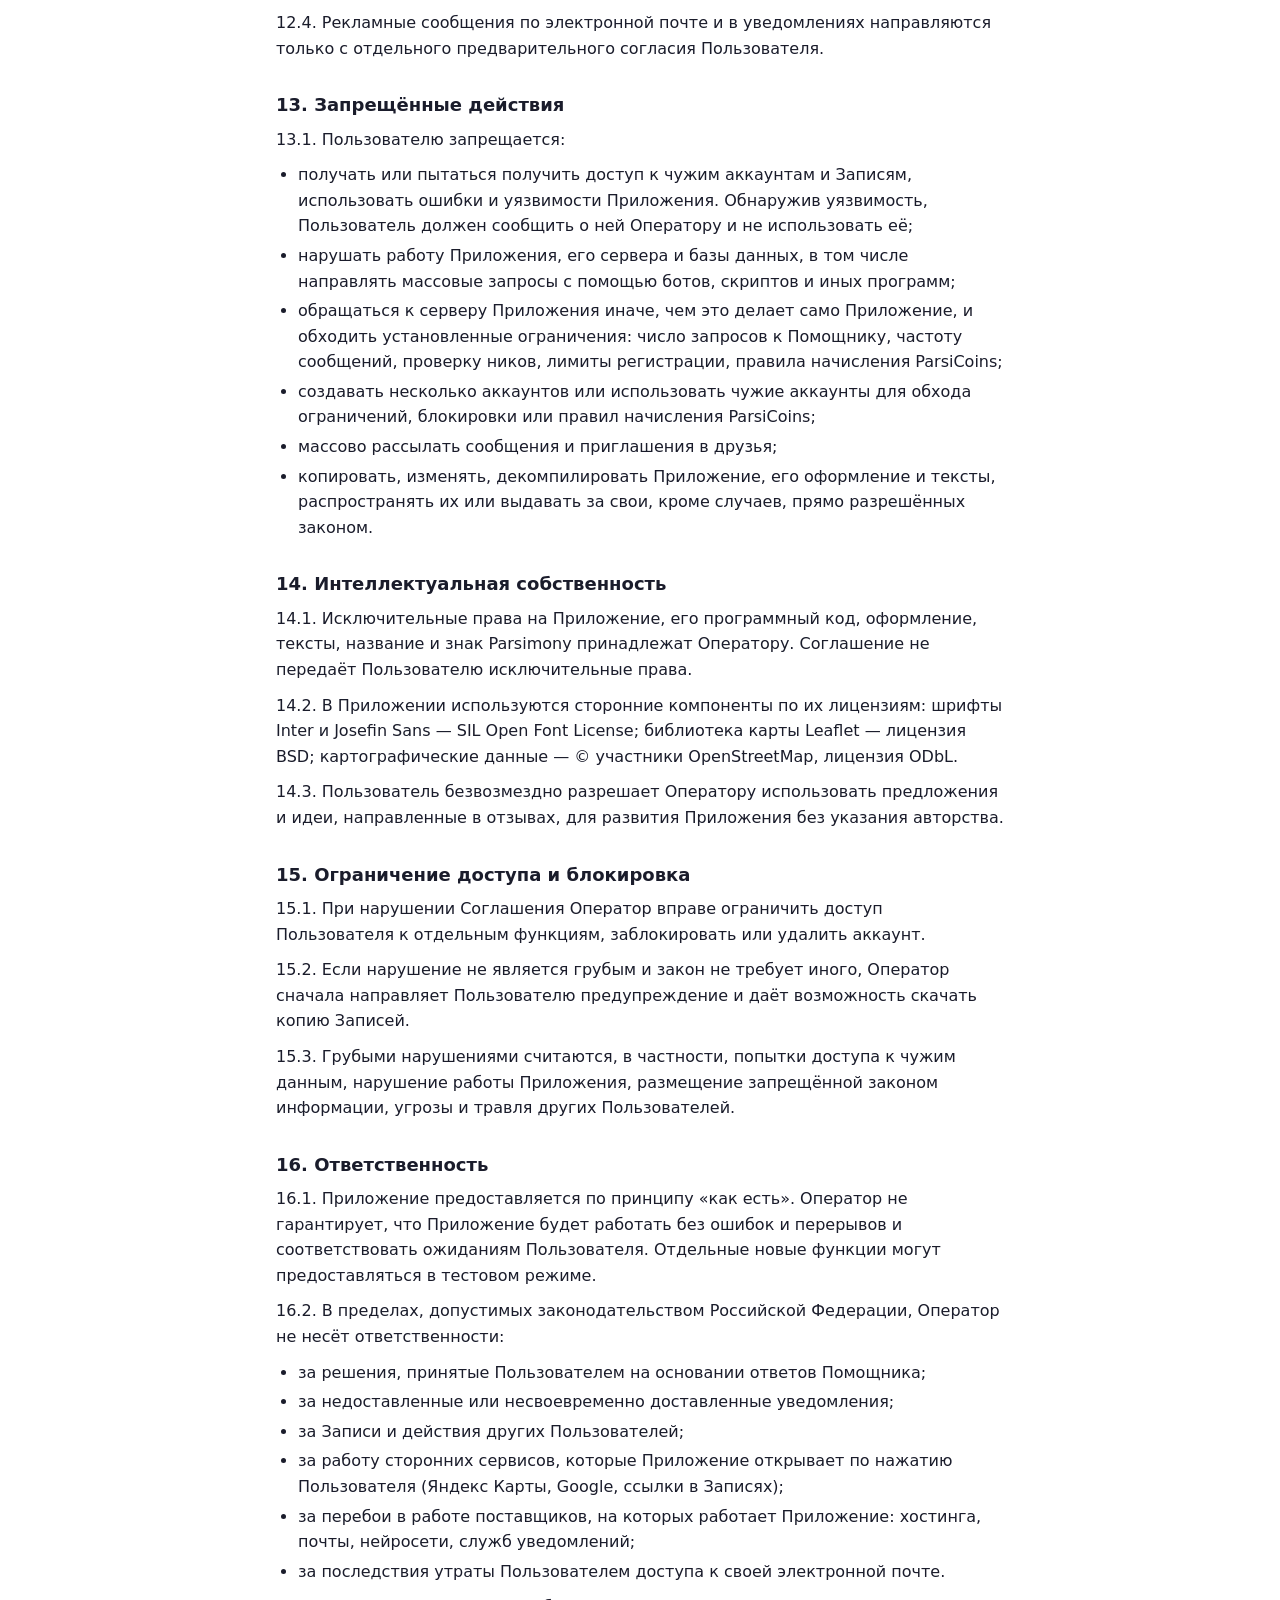
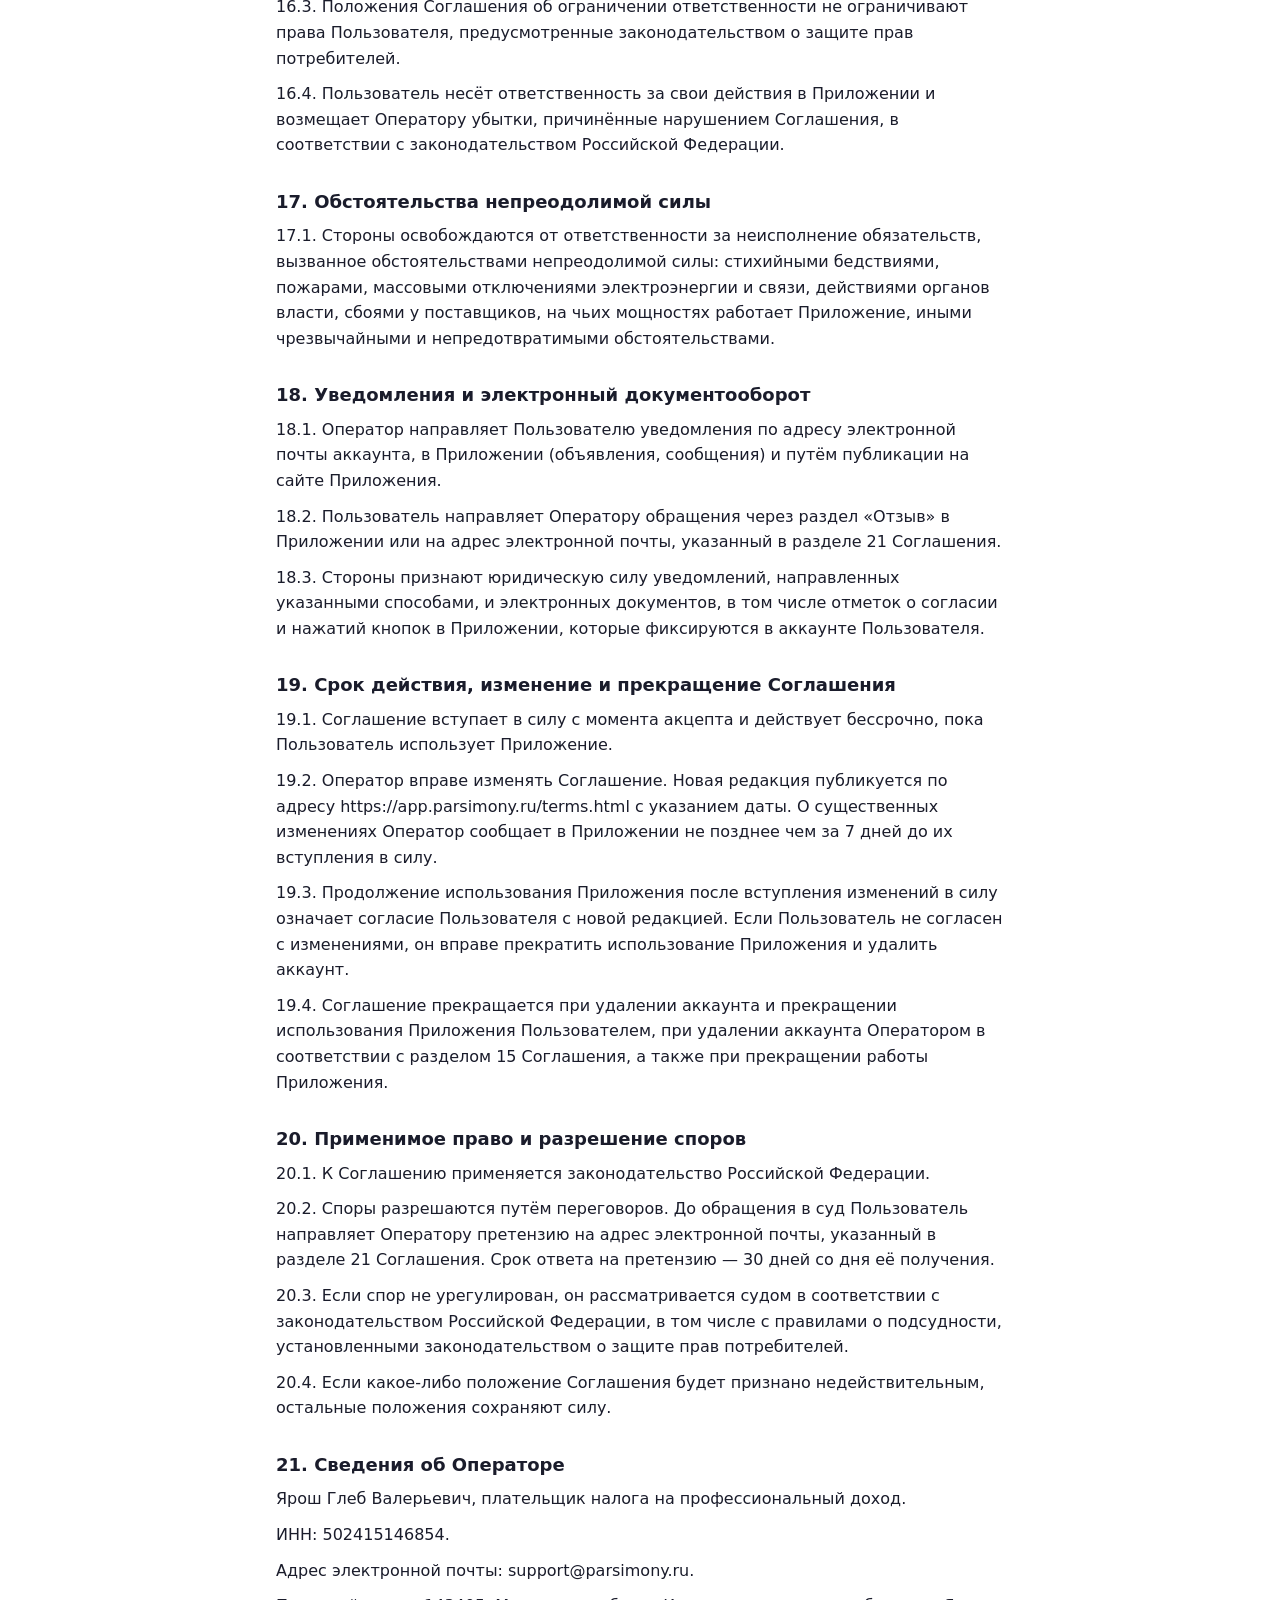
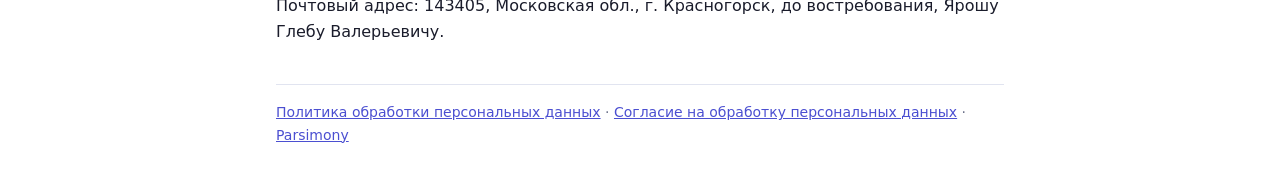
<file: terms.html>
<!doctype html>
<html lang="ru">
<head>
<meta charset="utf-8">
<meta name="viewport" content="width=device-width, initial-scale=1, viewport-fit=cover">
<meta http-equiv="Content-Security-Policy" content="default-src 'self'; style-src 'self' 'unsafe-inline'; img-src 'self' data:; script-src 'none'; object-src 'none'; base-uri 'self'; form-action 'none'">
<title>Пользовательское соглашение — Parsimony</title>
<meta name="description" content="Условия пользования приложением Parsimony: аккаунт, записи, друзья и переписка, помощник, ParsiCoins, ответственность и разрешение споров.">
<link rel="icon" type="image/png" href="favicon.png">
<!-- Пользовательское соглашение (публичная оферта, п. 2 ст. 437 ГК РФ). Персональные данные — не здесь, а в privacy.html (политика) и consent.html (согласие).
     Принимается входом в аккаунт («Нажимая «Получить код» / «Создать аккаунт»…» на экране входа, js/cloud.js) — отдельно от галочки согласия.
     Просто текст, без плашек (просьба пользователя 29 октября 2026). Текст между метками doc — источник для Word-файла (tools/legal-docx.mjs). -->
<style>
:root{--bg:#fff;--tx:#1a1c2b;--tx2:#4d536b;--mut:#6b7189;--line:#e1e4f0;--acc:#4b4fd1}
@media(prefers-color-scheme:dark){:root{--bg:#12131b;--tx:#e7e8f3;--tx2:#adb1c9;--mut:#8e93ad;--line:#2a2d40;--acc:#9599ff}}
*{box-sizing:border-box}
html{-webkit-text-size-adjust:100%}
body{margin:0;background:var(--bg);color:var(--tx);font:16px/1.6 -apple-system,BlinkMacSystemFont,"Segoe UI",Inter,Roboto,system-ui,sans-serif}
main{max-width:760px;margin:0 auto;padding:calc(28px + env(safe-area-inset-top)) 16px calc(48px + env(safe-area-inset-bottom))}
.top{margin:0 0 24px;font-size:14px}
h1{font-size:26px;line-height:1.25;margin:0 0 6px}
.ed{color:var(--mut);margin:0 0 24px}
h2{font-size:18px;line-height:1.3;margin:32px 0 10px}
p{margin:0 0 10px}
ul{margin:0 0 10px;padding-left:22px}
li{margin:4px 0}
footer{margin-top:40px;padding-top:16px;border-top:1px solid var(--line);color:var(--mut);font-size:14px}
a{color:var(--acc)}
</style>
</head>
<body>
<main>
<p class="top"><a href="./">Parsimony</a></p>
<!-- doc -->
<h1>Пользовательское соглашение</h1>
<p class="ed">Редакция от 29 октября 2026 года</p>

<h2>1. Термины</h2>
<p>1.1. В настоящем Пользовательском соглашении (далее — Соглашение) используются следующие термины:</p>
<ul>
<li><b>Приложение</b> — программа для ЭВМ Parsimony (планировщик: календарь, задачи, привычки, цели, финансы, заметки, помощник, друзья), доступная по адресу app.parsimony.ru и на других адресах в домене parsimony.ru, включая её сервер и базу данных;</li>
<li><b>Оператор</b> — Ярош Глеб Валерьевич, физическое лицо, применяющее специальный налоговый режим «Налог на профессиональный доход», ИНН 502415146854, — правообладатель Приложения и сторона Соглашения;</li>
<li><b>Пользователь</b> — дееспособное физическое лицо, достигшее 14 лет, которое использует Приложение с аккаунтом или без него;</li>
<li><b>Аккаунт</b> — учётная запись Пользователя, вход в которую выполняется по адресу электронной почты и одноразовому коду из письма;</li>
<li><b>Записи</b> — сведения и материалы, которые Пользователь вносит в Приложение: события, задачи, привычки, цели, сведения о доходах и расходах, заметки, оценки самочувствия, данные профиля, изображения, карточка для друзей, сообщения;</li>
<li><b>Друзья</b> — Пользователи, с которыми Пользователь сам установил связь в Приложении: по нику с подтверждением или по ссылке-приглашению;</li>
<li><b>Помощник</b> — функция Приложения, которая с помощью нейросети стороннего сервиса отвечает на вопросы и создаёт или изменяет Записи по сообщениям, изображениям и голосовым сообщениям Пользователя;</li>
<li><b>ParsiCoins</b> — внутренняя учётная единица Приложения, которая начисляется Пользователю за действия в Приложении и используется только для получения Предметов;</li>
<li><b>Предметы</b> — дополнительные возможности оформления и функции Приложения (палитры, рамки аватара, обложки профиля, заморозки серии), которые Пользователь получает за ParsiCoins или бесплатно.</li>
</ul>

<h2>2. Предмет Соглашения</h2>
<p>2.1. Оператор предоставляет Пользователю право использовать Приложение на условиях простой (неисключительной) лицензии в пределах его функциональных возможностей: открывать и запускать Приложение в браузере и устанавливать его на экран устройства, вести Записи, пользоваться функциями хранения и синхронизации, напоминаний, Помощника, друзей и переписки, ParsiCoins и магазина.</p>
<p>2.2. Лицензия предоставляется безвозмездно, без ограничения территории, на срок действия Соглашения. Право на использование Приложения не может быть передано Пользователем третьим лицам.</p>
<p>2.3. Состав функций определяет Оператор. Описание функций в Приложении и на сайте parsimony.ru носит справочный характер.</p>

<h2>3. Заключение Соглашения</h2>
<p>3.1. Соглашение является публичной офертой в соответствии с п. 2 ст. 437 Гражданского кодекса Российской Федерации.</p>
<p>3.2. Пользователь принимает Соглашение (акцепт) полностью и без оговорок, начав использовать Приложение, а при создании аккаунта или входе в него — нажав кнопку «Получить код» или «Создать аккаунт» на экране входа (п. 3 ст. 438 Гражданского кодекса Российской Федерации).</p>
<p>3.3. Принимая Соглашение, Пользователь подтверждает, что ему исполнилось 14 лет. Пользователям младше 18 лет рекомендуется ознакомиться с Соглашением вместе с родителями или иными законными представителями.</p>
<p>3.4. Персональные данные Пользователя обрабатываются в соответствии с Политикой обработки персональных данных (https://app.parsimony.ru/privacy.html) и на основании отдельного Согласия на обработку персональных данных (https://app.parsimony.ru/consent.html). Соглашение их не заменяет.</p>
<p>3.5. Если Пользователь не согласен с Соглашением полностью или в части, он должен прекратить использование Приложения.</p>

<h2>4. Аккаунт</h2>
<p>4.1. Приложение можно использовать без аккаунта: в этом случае Записи хранятся только на устройстве Пользователя и не передаются Оператору.</p>
<p>4.2. Аккаунт создаётся в Приложении по адресу электронной почты Пользователя после проверки «я не робот». Оператор вправе ограничивать число регистраций, отказать в создании аккаунта на временный или одноразовый адрес электронной почты, временно закрывать регистрацию и создавать аккаунты по приглашению.</p>
<p>4.3. Пароль не используется: вход выполняется по одноразовому коду, который приходит на адрес электронной почты Пользователя. Доступ к этой почте означает доступ к аккаунту. Пользователь обязан обеспечивать безопасность своей электронной почты и не сообщать код третьим лицам.</p>
<p>4.4. Действия, совершённые из аккаунта Пользователя, считаются совершёнными самим Пользователем, пока он не уведомил Оператора о несанкционированном доступе.</p>
<p>4.5. Один человек вправе иметь один аккаунт. Передавать аккаунт другим лицам и использовать чужой аккаунт запрещено.</p>
<p>4.6. Пользователь вправе в любой момент удалить аккаунт: Настройки → «Аккаунт и данные» → «Удалить аккаунт». Аккаунт и все связанные с ним Записи, ParsiCoins и Предметы удаляются с сервера безвозвратно. До удаления Пользователь может скачать копию Записей.</p>

<h2>5. Права и обязанности Пользователя</h2>
<p>5.1. Пользователь вправе:</p>
<ul>
<li>пользоваться Приложением в соответствии с Соглашением;</li>
<li>в любой момент скачать копию своих Записей: Настройки → «Аккаунт и данные» → «Скачать копию»;</li>
<li>направлять Оператору вопросы, предложения и жалобы через раздел «Отзыв» в Приложении или на адрес электронной почты, указанный в разделе 21 Соглашения;</li>
<li>прекратить использование Приложения и удалить аккаунт.</li>
</ul>
<p>5.2. Пользователь обязан:</p>
<ul>
<li>соблюдать Соглашение и законодательство Российской Федерации;</li>
<li>указывать адрес электронной почты, к которому у него есть доступ;</li>
<li>не нарушать права и законные интересы других Пользователей и третьих лиц;</li>
<li>самостоятельно проверять важные сведения: даты, время, суммы, а также результаты работы Помощника.</li>
</ul>

<h2>6. Права и обязанности Оператора</h2>
<p>6.1. Оператор обязуется:</p>
<ul>
<li>поддерживать работоспособность Приложения и устранять ошибки в разумные сроки;</li>
<li>обрабатывать и защищать персональные данные Пользователей в соответствии с Политикой обработки персональных данных;</li>
<li>не просматривать Записи Пользователей, кроме случаев, когда это требуется законом или необходимо для проверки жалобы на нарушение Соглашения в переписке или карточке для друзей;</li>
<li>сообщить Пользователям о прекращении работы Приложения не позднее чем за 30 дней, чтобы они успели скачать Записи.</li>
</ul>
<p>6.2. Оператор вправе:</p>
<ul>
<li>изменять Приложение: добавлять, изменять и удалять функции, вводить ограничения (в том числе число запросов к Помощнику в день);</li>
<li>временно приостанавливать работу Приложения для обслуживания, обновления и устранения сбоев, по возможности предупреждая об этом в Приложении;</li>
<li>направлять Пользователю служебные сообщения: коды входа, сведения об изменениях Соглашения и о работе Приложения, объявления в Приложении;</li>
<li>при нарушении Соглашения ограничить доступ Пользователя к отдельным функциям, сбросить ник или имя, удалить карточку для друзей или сообщения, нарушающие Соглашение, заблокировать или удалить аккаунт (раздел 15).</li>
</ul>

<h2>7. Записи Пользователя</h2>
<p>7.1. Исключительные права на Записи, тексты и изображения, которые создаёт Пользователь, остаются у Пользователя.</p>
<p>7.2. Пользователь безвозмездно предоставляет Оператору право хранить, воспроизводить, обрабатывать и показывать его Записи только для работы Приложения: показывать их самому Пользователю на его устройствах, а также тем Пользователям, которым он сам их открыл (друзьям, участникам общего списка лидеров, получателям сообщений). Право действует, пока существует аккаунт.</p>
<p>7.3. Оператор не проверяет Записи заранее и не отвечает за их содержание. Ответственность за Записи, которые Пользователь размещает или передаёт другим Пользователям, несёт Пользователь.</p>
<p>7.4. Пользователь не вправе размещать в Приложении материалы, нарушающие закон или права третьих лиц, в том числе изображения и персональные данные других людей без их согласия, объекты авторских прав и товарные знаки без разрешения правообладателя.</p>
<p>7.5. Оператор рекомендует периодически скачивать копию Записей.</p>

<h2>8. Друзья, переписка и общий список лидеров</h2>
<p>8.1. Функции друзей, переписки и общего списка лидеров используются по желанию Пользователя. Состав сведений, которые видят друзья и другие Пользователи, определяет сам Пользователь в настройках карточки для друзей и календарей; он описан в Политике обработки персональных данных.</p>
<p>8.2. В нике, имени, карточке для друзей, сообщениях и реакциях запрещено:</p>
<ul>
<li>оскорблять, угрожать, преследовать, унижать человеческое достоинство, в том числе по признакам пола, расы, национальности, языка, происхождения, отношения к религии;</li>
<li>рассылать рекламу и спам, предлагать мошеннические схемы;</li>
<li>размещать информацию, распространение которой запрещено законодательством Российской Федерации, призывы к насилию и противоправным действиям;</li>
<li>публиковать персональные данные других людей без их согласия;</li>
<li>выдавать себя за другого человека или за представителя Оператора.</li>
</ul>
<p>8.3. Ники и имена, содержащие нецензурные и оскорбительные выражения или служебные слова, недоступны. Оператор вправе сбросить ник или имя, нарушающие Соглашение.</p>
<p>8.4. Ссылка-приглашение сразу добавляет человека в друзья. Пользователь отправляет её на свой риск.</p>
<p>8.5. Если другой Пользователь нарушает правила, Пользователь может удалить его из друзей (переписка при этом удаляется) и сообщить Оператору через раздел «Отзыв». Оператор не разрешает споры между Пользователями, но по обоснованной жалобе вправе принять меры, указанные в п. 6.2 Соглашения.</p>

<h2>9. Помощник</h2>
<p>9.1. Ответы и Записи Помощника создаются нейросетью автоматически и могут быть неточными, неполными или ошибочными. Любое добавление или изменение, сделанное Помощником, Пользователь может отменить кнопкой «Отменить».</p>
<p>9.2. Ответы Помощника не являются медицинской, юридической, финансовой, психологической или иной профессиональной консультацией. Решения по ним Пользователь принимает самостоятельно.</p>
<p>9.3. Число запросов к Помощнику ограничено. Действующий лимит указан в Приложении и может изменяться Оператором.</p>
<p>9.4. Пользователю не следует отправлять Помощнику пароли, коды из писем, данные банковских карт, сведения о здоровье и иные чувствительные сведения о себе и других людях.</p>
<p>9.5. Ироничные подсказки и сообщения, которые Помощник пишет сам, можно выключить в настройках Приложения.</p>

<h2>10. Напоминания и уведомления</h2>
<p>10.1. Уведомления доставляются службами браузера и операционной системы устройства. Оператор не гарантирует их доставку и своевременность: они могут задерживаться или не приходить из-за режимов «Не беспокоить» и энергосбережения, отсутствия связи, настроек устройства и браузера.</p>
<p>10.2. Пользователь не должен полагаться только на Приложение, если опоздание или пропуск могут причинить вред, например при приёме лекарств.</p>

<h2>11. ParsiCoins и магазин</h2>
<p>11.1. ParsiCoins начисляются Пользователю с аккаунтом за выполнение заданий, получение достижений, серии дней подряд и иные действия, определённые Оператором, а также могут начисляться Оператором по его решению. Условия начисления указаны в Приложении и могут изменяться.</p>
<p>11.2. ParsiCoins не являются денежными средствами, электронными денежными средствами, цифровой валютой или ценной бумагой, не имеют денежной стоимости, не обмениваются на деньги, товары или услуги вне Приложения, не возвращаются и не передаются другим Пользователям. Купить ParsiCoins за деньги нельзя.</p>
<p>11.3. ParsiCoins используются только для получения Предметов. Получая Предмет, Пользователь получает право пользоваться соответствующей возможностью Приложения в рамках лицензии по разделу 2 Соглашения, пока существует аккаунт.</p>
<p>11.4. Часть Предметов предоставляется бесплатно (например, несколько палитр на выбор). Состав магазина, стоимость Предметов в ParsiCoins и условия бесплатного выбора определяет Оператор и вправе их изменять. Полученные Пользователем Предметы при этом сохраняются, если их работа технически возможна.</p>
<p>11.5. Оператор вправе исправить ошибочное начисление или списание ParsiCoins, а при использовании ошибок Приложения, нескольких аккаунтов, автоматических программ и иных способов обойти правила начисления — аннулировать полученные таким образом ParsiCoins и Предметы.</p>
<p>11.6. При удалении аккаунта ParsiCoins и Предметы аннулируются без компенсации.</p>

<h2>12. Платные функции и реклама</h2>
<p>12.1. В настоящее время все функции Приложения предоставляются бесплатно.</p>
<p>12.2. Если Оператор введёт платные функции или подписку, их стоимость, порядок оплаты, продления, отказа и возврата будут определены в отдельной оферте, опубликованной до начала продаж. Функции, которые Пользователь получал бесплатно, не станут платными без предварительного уведомления.</p>
<p>12.3. В настоящее время реклама в Приложении не размещается. Если она появится, она будет сопровождаться пометкой «Реклама» и сведениями о рекламодателе в соответствии с законодательством о рекламе, а Соглашение и Политика обработки персональных данных будут предварительно обновлены.</p>
<p>12.4. Рекламные сообщения по электронной почте и в уведомлениях направляются только с отдельного предварительного согласия Пользователя.</p>

<h2>13. Запрещённые действия</h2>
<p>13.1. Пользователю запрещается:</p>
<ul>
<li>получать или пытаться получить доступ к чужим аккаунтам и Записям, использовать ошибки и уязвимости Приложения. Обнаружив уязвимость, Пользователь должен сообщить о ней Оператору и не использовать её;</li>
<li>нарушать работу Приложения, его сервера и базы данных, в том числе направлять массовые запросы с помощью ботов, скриптов и иных программ;</li>
<li>обращаться к серверу Приложения иначе, чем это делает само Приложение, и обходить установленные ограничения: число запросов к Помощнику, частоту сообщений, проверку ников, лимиты регистрации, правила начисления ParsiCoins;</li>
<li>создавать несколько аккаунтов или использовать чужие аккаунты для обхода ограничений, блокировки или правил начисления ParsiCoins;</li>
<li>массово рассылать сообщения и приглашения в друзья;</li>
<li>копировать, изменять, декомпилировать Приложение, его оформление и тексты, распространять их или выдавать за свои, кроме случаев, прямо разрешённых законом.</li>
</ul>

<h2>14. Интеллектуальная собственность</h2>
<p>14.1. Исключительные права на Приложение, его программный код, оформление, тексты, название и знак Parsimony принадлежат Оператору. Соглашение не передаёт Пользователю исключительные права.</p>
<p>14.2. В Приложении используются сторонние компоненты по их лицензиям: шрифты Inter и Josefin Sans — SIL Open Font License; библиотека карты Leaflet — лицензия BSD; картографические данные — © участники OpenStreetMap, лицензия ODbL.</p>
<p>14.3. Пользователь безвозмездно разрешает Оператору использовать предложения и идеи, направленные в отзывах, для развития Приложения без указания авторства.</p>

<h2>15. Ограничение доступа и блокировка</h2>
<p>15.1. При нарушении Соглашения Оператор вправе ограничить доступ Пользователя к отдельным функциям, заблокировать или удалить аккаунт.</p>
<p>15.2. Если нарушение не является грубым и закон не требует иного, Оператор сначала направляет Пользователю предупреждение и даёт возможность скачать копию Записей.</p>
<p>15.3. Грубыми нарушениями считаются, в частности, попытки доступа к чужим данным, нарушение работы Приложения, размещение запрещённой законом информации, угрозы и травля других Пользователей.</p>

<h2>16. Ответственность</h2>
<p>16.1. Приложение предоставляется по принципу «как есть». Оператор не гарантирует, что Приложение будет работать без ошибок и перерывов и соответствовать ожиданиям Пользователя. Отдельные новые функции могут предоставляться в тестовом режиме.</p>
<p>16.2. В пределах, допустимых законодательством Российской Федерации, Оператор не несёт ответственности:</p>
<ul>
<li>за решения, принятые Пользователем на основании ответов Помощника;</li>
<li>за недоставленные или несвоевременно доставленные уведомления;</li>
<li>за Записи и действия других Пользователей;</li>
<li>за работу сторонних сервисов, которые Приложение открывает по нажатию Пользователя (Яндекс Карты, Google, ссылки в Записях);</li>
<li>за перебои в работе поставщиков, на которых работает Приложение: хостинга, почты, нейросети, служб уведомлений;</li>
<li>за последствия утраты Пользователем доступа к своей электронной почте.</li>
</ul>
<p>16.3. Положения Соглашения об ограничении ответственности не ограничивают права Пользователя, предусмотренные законодательством о защите прав потребителей.</p>
<p>16.4. Пользователь несёт ответственность за свои действия в Приложении и возмещает Оператору убытки, причинённые нарушением Соглашения, в соответствии с законодательством Российской Федерации.</p>

<h2>17. Обстоятельства непреодолимой силы</h2>
<p>17.1. Стороны освобождаются от ответственности за неисполнение обязательств, вызванное обстоятельствами непреодолимой силы: стихийными бедствиями, пожарами, массовыми отключениями электроэнергии и связи, действиями органов власти, сбоями у поставщиков, на чьих мощностях работает Приложение, иными чрезвычайными и непредотвратимыми обстоятельствами.</p>

<h2>18. Уведомления и электронный документооборот</h2>
<p>18.1. Оператор направляет Пользователю уведомления по адресу электронной почты аккаунта, в Приложении (объявления, сообщения) и путём публикации на сайте Приложения.</p>
<p>18.2. Пользователь направляет Оператору обращения через раздел «Отзыв» в Приложении или на адрес электронной почты, указанный в разделе 21 Соглашения.</p>
<p>18.3. Стороны признают юридическую силу уведомлений, направленных указанными способами, и электронных документов, в том числе отметок о согласии и нажатий кнопок в Приложении, которые фиксируются в аккаунте Пользователя.</p>

<h2>19. Срок действия, изменение и прекращение Соглашения</h2>
<p>19.1. Соглашение вступает в силу с момента акцепта и действует бессрочно, пока Пользователь использует Приложение.</p>
<p>19.2. Оператор вправе изменять Соглашение. Новая редакция публикуется по адресу https://app.parsimony.ru/terms.html с указанием даты. О существенных изменениях Оператор сообщает в Приложении не позднее чем за 7 дней до их вступления в силу.</p>
<p>19.3. Продолжение использования Приложения после вступления изменений в силу означает согласие Пользователя с новой редакцией. Если Пользователь не согласен с изменениями, он вправе прекратить использование Приложения и удалить аккаунт.</p>
<p>19.4. Соглашение прекращается при удалении аккаунта и прекращении использования Приложения Пользователем, при удалении аккаунта Оператором в соответствии с разделом 15 Соглашения, а также при прекращении работы Приложения.</p>

<h2>20. Применимое право и разрешение споров</h2>
<p>20.1. К Соглашению применяется законодательство Российской Федерации.</p>
<p>20.2. Споры разрешаются путём переговоров. До обращения в суд Пользователь направляет Оператору претензию на адрес электронной почты, указанный в разделе 21 Соглашения. Срок ответа на претензию — 30 дней со дня её получения.</p>
<p>20.3. Если спор не урегулирован, он рассматривается судом в соответствии с законодательством Российской Федерации, в том числе с правилами о подсудности, установленными законодательством о защите прав потребителей.</p>
<p>20.4. Если какое-либо положение Соглашения будет признано недействительным, остальные положения сохраняют силу.</p>

<h2>21. Сведения об Операторе</h2>
<p>Ярош Глеб Валерьевич, плательщик налога на профессиональный доход.</p>
<p>ИНН: 502415146854.</p>
<p>Адрес электронной почты: support@parsimony.ru.</p>
<p>Почтовый адрес: 143405, Московская обл., г. Красногорск, до востребования, Ярошу Глебу Валерьевичу.</p>
<!-- /doc -->
<footer><a href="privacy.html">Политика обработки персональных данных</a> · <a href="consent.html">Согласие на обработку персональных данных</a> · <a href="./">Parsimony</a></footer>
</main>
</body>
</html>
</file>
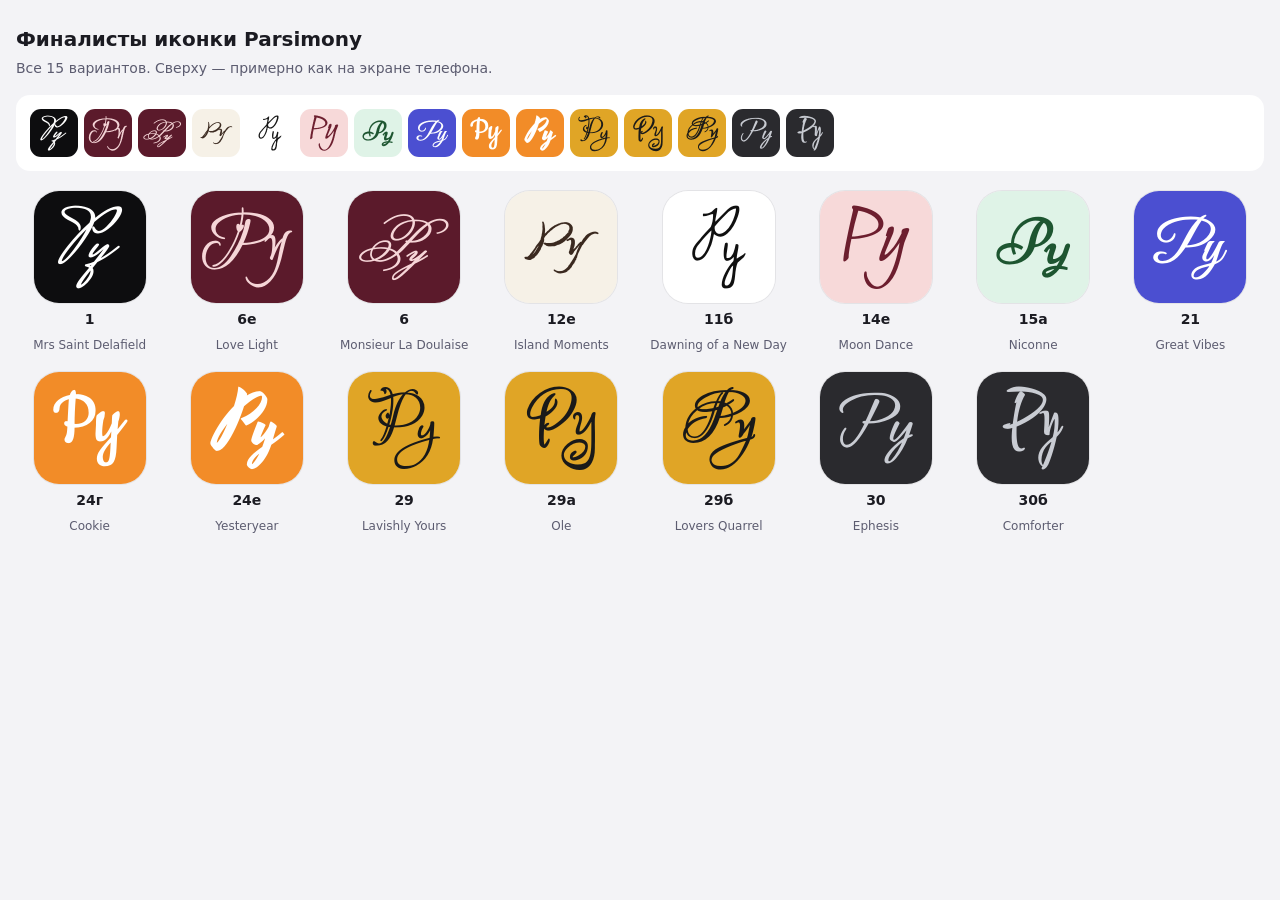
<file: tools/icon-finalists.html>
<!doctype html>
<html lang="ru">
<head>
<meta charset="utf-8">
<meta name="viewport" content="width=device-width, initial-scale=1">
<title>Финалисты иконки Parsimony</title>
<!-- Финалисты иконки «Py» (выбор пользователя 19 октября 2026). Открыть в браузере — нарисует все 15 тем же способом, что иконка беты
     (tools/beta-icons): буквы ≤ 66% ширины и 74% высоты (у 6 и 6е — 80% / 86%, «крупнее»), обводка 0,9%, по центру по контуру букв.
     Окончательную иконку пользователь выберет опросом в своём Telegram-канале; тогда отсюда же делаются icon-180/192/512 и круглая favicon.png -->
<link id="gf" rel="stylesheet" href="https://fonts.googleapis.com/css2?family=Mrs+Saint+Delafield&family=Love+Light&family=Monsieur+La+Doulaise&family=Island+Moments&family=Dawning+of+a+New+Day&family=Moon+Dance&family=Niconne&family=Great+Vibes&family=Cookie&family=Yesteryear&family=Lavishly+Yours&family=Ole&family=Lovers+Quarrel&family=Ephesis&family=Comforter&display=block">
<style>
body{margin:0;padding:24px max(16px,env(safe-area-inset-left,0px));font:14px/1.5 system-ui,-apple-system,"Segoe UI",sans-serif;background:#f3f3f6;color:#1b1b22}
h1{font-size:20px;margin:0 0 4px}
p{margin:0 0 16px;color:#5c5c70}
.strip{display:flex;flex-wrap:wrap;gap:6px;padding:14px;border-radius:14px;background:#fff;margin-bottom:20px}
.strip canvas{width:48px;height:48px;border-radius:11px}
.g{display:grid;grid-template-columns:repeat(auto-fill,minmax(130px,1fr));gap:18px 10px}
.t{display:flex;flex-direction:column;align-items:center;gap:6px}
.t canvas{width:112px;height:112px;border-radius:25px;box-shadow:0 0 0 1px #0001}
.t b{font-weight:600}.t span{font-size:12px;color:#5c5c70;text-align:center}
</style>
</head>
<body>
<h1>Финалисты иконки Parsimony</h1>
<p id="st">Загружаю шрифты…</p>
<div class="strip" id="strip"></div>
<div class="g" id="grid"></div>
<script>
// [номер, шрифт, фон, буквы, крупнее]
const V = [
 ['1', 'Mrs Saint Delafield', '#0d0d0f', '#ffffff'],
 ['6е', 'Love Light', '#5b1a2b', '#f6d6d8', 1],
 ['6', 'Monsieur La Doulaise', '#5b1a2b', '#f6d6d8', 1],
 ['12е', 'Island Moments', '#f6f1e7', '#3b2a20'],
 ['11б', 'Dawning of a New Day', '#ffffff', '#111111'],
 ['14е', 'Moon Dance', '#f7d9d9', '#6d1f2f'],
 ['15а', 'Niconne', '#dff3e7', '#1e5631'],
 ['21', 'Great Vibes', '#4b4fd1', '#ffffff'],
 ['24г', 'Cookie', '#f28c28', '#ffffff'],
 ['24е', 'Yesteryear', '#f28c28', '#ffffff'],
 ['29', 'Lavishly Yours', '#e0a526', '#1a1a1a'],
 ['29а', 'Ole', '#e0a526', '#1a1a1a'],
 ['29б', 'Lovers Quarrel', '#e0a526', '#1a1a1a'],
 ['30', 'Ephesis', '#2a2a2e', '#c9ccd3'],
 ['30б', 'Comforter', '#2a2a2e', '#c9ccd3']
];
const spec = f => '400 64px "' + f + '"';
function draw(cv, f, bg, fg, big) {
  const S = cv.width, x = cv.getContext('2d'); x.clearRect(0, 0, S, S);
  x.fillStyle = bg; x.fillRect(0, 0, S, S);
  const kw = big ? .8 : .66, kh = big ? .86 : .74; let fs = S * 1.4, m;
  for (;;) { x.font = '400 ' + fs + 'px "' + f + '"'; m = x.measureText('Py'); const w = m.actualBoundingBoxLeft + m.actualBoundingBoxRight, h = m.actualBoundingBoxAscent + m.actualBoundingBoxDescent; if ((w <= S * kw && h <= S * kh) || fs < 8) break; fs -= S / 128; }
  const w = m.actualBoundingBoxLeft + m.actualBoundingBoxRight, h = m.actualBoundingBoxAscent + m.actualBoundingBoxDescent;
  x.fillStyle = x.strokeStyle = fg; x.lineWidth = S * .009; x.lineJoin = 'round';
  const tx = (S - w) / 2 + m.actualBoundingBoxLeft, ty = (S - h) / 2 + m.actualBoundingBoxAscent;
  x.fillText('Py', tx, ty); x.strokeText('Py', tx, ty);
}
const strip = document.getElementById('strip'), grid = document.getElementById('grid'), tiles = [];
V.forEach(([id, f, bg, fg, big]) => {
  const s = document.createElement('canvas'); s.width = s.height = 96; s.title = id; strip.appendChild(s);
  const d = document.createElement('div'); d.className = 't'; d.innerHTML = '<canvas width="224" height="224"></canvas><b>' + id + '</b><span>' + f + '</span>'; grid.appendChild(d);
  tiles.push({ cvs: [s, d.querySelector('canvas')], f, bg, fg, big: !!big, done: false });
});
// Рисуем, только когда шрифт действительно загружен: пока таблица стилей не пришла, fonts.check отвечает «готово» — и холст рисовался запасным шрифтом
const st = document.getElementById('st'), ready = {}, fams = [...new Set(tiles.map(t => t.f))];
function paint() { tiles.forEach(t => { if (!t.done && ready[t.f]) { t.cvs.forEach(c => draw(c, t.f, t.bg, t.fg, t.big)); t.done = true; } }); const left = fams.filter(f => !ready[f]); st.textContent = left.length ? 'Загружаю шрифты… осталось ' + left.length : 'Все 15 вариантов. Сверху — примерно как на экране телефона.'; return left; }
async function kick() { await Promise.all(fams.map(async f => { if (ready[f]) return; try { const a = await document.fonts.load(spec(f), 'Py'); if (a && a.length) ready[f] = true; } catch (e) {} })); return paint(); }
document.fonts.addEventListener('loadingdone', () => kick());
document.getElementById('gf').addEventListener('load', () => kick());
let n = 0;
(async function loop() { const left = await kick(); if (!left.length) return; if (++n < 40) return setTimeout(loop, 500);
  tiles.forEach(t => { if (!t.done) t.cvs.forEach(c => draw(c, t.f, t.bg, t.fg, t.big)); }); st.textContent = 'Не загрузились: ' + left.join(', '); })();
</script>
</body>
</html>
</file>
<file: css/fonts.css>
/* Свои шрифты вместо Google Fonts (21 октября 2026): приложение не обращается к Google (адрес пользователя не уходит третьей стороне),
   шрифты работают без интернета (лежат в офлайн-копии sw.js). Файлы — из Google Fonts (Inter v20, переменный 400–700; Josefin Sans v34, 300),
   лицензия SIL Open Font License 1.1 — fonts/OFL-Inter.txt, fonts/OFL-JosefinSans.txt. Наборы букв (unicode-range) — как у Google:
   браузер скачивает только нужные. Стрелки и галочки (→ ✓) — системным шрифтом, как и раньше */
/* Inter — cyrillic */
@font-face{font-family:'Inter';font-style:normal;font-weight:400 700;font-display:swap;src:url(../fonts/inter-cyrillic.woff2) format('woff2');unicode-range:U+0301, U+0400-045F, U+0490-0491, U+04B0-04B1, U+2116}
/* Inter — latin-ext */
@font-face{font-family:'Inter';font-style:normal;font-weight:400 700;font-display:swap;src:url(../fonts/inter-latin-ext.woff2) format('woff2');unicode-range:U+0100-02BA, U+02BD-02C5, U+02C7-02CC, U+02CE-02D7, U+02DD-02FF, U+0304, U+0308, U+0329, U+1D00-1DBF, U+1E00-1E9F, U+1EF2-1EFF, U+2020, U+20A0-20AB, U+20AD-20C4, U+2113, U+2C60-2C7F, U+A720-A7FF}
/* Inter — latin */
@font-face{font-family:'Inter';font-style:normal;font-weight:400 700;font-display:swap;src:url(../fonts/inter-latin.woff2) format('woff2');unicode-range:U+0000-00FF, U+0131, U+0152-0153, U+02BB-02BC, U+02C6, U+02DA, U+02DC, U+0304, U+0308, U+0329, U+2000-206F, U+20AC, U+2122, U+2191, U+2193, U+2212, U+2215, U+FEFF, U+FFFD}
/* Inter — greek */
@font-face{font-family:'Inter';font-style:normal;font-weight:400 700;font-display:swap;src:url(../fonts/inter-greek.woff2) format('woff2');unicode-range:U+0370-0377, U+037A-037F, U+0384-038A, U+038C, U+038E-03A1, U+03A3-03FF}
/* Josefin Sans — latin */
@font-face{font-family:'Josefin Sans';font-style:normal;font-weight:300;font-display:swap;src:url(../fonts/josefin-sans-300-latin.woff2) format('woff2');unicode-range:U+0000-00FF, U+0131, U+0152-0153, U+02BB-02BC, U+02C6, U+02DA, U+02DC, U+0304, U+0308, U+0329, U+2000-206F, U+20AC, U+2122, U+2191, U+2193, U+2212, U+2215, U+FEFF, U+FFFD}
/* Шрифты тематических тем (css/skins.css, 3 ноября 2026) — только для заголовков: «Тетрадь» — рукописный Caveat 600, «Техно» — широкий Unbounded 700,
   «Сладость» — узкий Oswald 700. Лицензия OFL 1.1 — fonts/OFL-Caveat.txt, OFL-Unbounded.txt, OFL-Oswald.txt. Браузер скачивает файл,
   только когда тема включена (или открыт её предпросмотр в магазине) */
/* Caveat — cyrillic */
@font-face{font-family:'Caveat';font-style:normal;font-weight:600;font-display:swap;src:url(../fonts/caveat-cyrillic-600.woff2) format('woff2');unicode-range:U+0301, U+0400-045F, U+0490-0491, U+04B0-04B1, U+2116}
/* Caveat — latin */
@font-face{font-family:'Caveat';font-style:normal;font-weight:600;font-display:swap;src:url(../fonts/caveat-latin-600.woff2) format('woff2');unicode-range:U+0000-00FF, U+0131, U+0152-0153, U+02BB-02BC, U+02C6, U+02DA, U+02DC, U+0304, U+0308, U+0329, U+2000-206F, U+20AC, U+2122, U+2191, U+2193, U+2212, U+2215, U+FEFF, U+FFFD}
/* Unbounded — cyrillic */
@font-face{font-family:'Unbounded';font-style:normal;font-weight:700;font-display:swap;src:url(../fonts/unbounded-cyrillic-700.woff2) format('woff2');unicode-range:U+0301, U+0400-045F, U+0490-0491, U+04B0-04B1, U+2116}
/* Unbounded — latin */
@font-face{font-family:'Unbounded';font-style:normal;font-weight:700;font-display:swap;src:url(../fonts/unbounded-latin-700.woff2) format('woff2');unicode-range:U+0000-00FF, U+0131, U+0152-0153, U+02BB-02BC, U+02C6, U+02DA, U+02DC, U+0304, U+0308, U+0329, U+2000-206F, U+20AC, U+2122, U+2191, U+2193, U+2212, U+2215, U+FEFF, U+FFFD}
/* Oswald — cyrillic */
@font-face{font-family:'Oswald';font-style:normal;font-weight:700;font-display:swap;src:url(../fonts/oswald-cyrillic-700.woff2) format('woff2');unicode-range:U+0301, U+0400-045F, U+0490-0491, U+04B0-04B1, U+2116}
/* Oswald — latin */
@font-face{font-family:'Oswald';font-style:normal;font-weight:700;font-display:swap;src:url(../fonts/oswald-latin-700.woff2) format('woff2');unicode-range:U+0000-00FF, U+0131, U+0152-0153, U+02BB-02BC, U+02C6, U+02DA, U+02DC, U+0304, U+0308, U+0329, U+2000-206F, U+20AC, U+2122, U+2191, U+2193, U+2212, U+2215, U+FEFF, U+FFFD}
/* Ещё шесть тем (3 ноября 2026), тоже только заголовки: «Жар» — Dela Gothic One, «Кислота» — Rubik Wet Paint (буквы с каплями), «Чертёж» — Jura,
   «Синий чертёж» — Amatic SC (узкие буквы от руки), «Комикс» — Pangolin, «Пиксели» — Tiny5 (крупные пиксельные «кубики»; Press Start 2P пробовали — заменён по просьбе пользователя); мелкие подписи обоих чертежей — IBM Plex Mono.
   Лицензия OFL 1.1 — fonts/OFL-*.txt */
/* Dela Gothic One — cyrillic */
@font-face{font-family:'Dela Gothic One';font-style:normal;font-weight:400;font-display:swap;src:url(../fonts/dela-gothic-one-cyrillic-400.woff2) format('woff2');unicode-range:U+0301, U+0400-045F, U+0490-0491, U+04B0-04B1, U+2116}
/* Dela Gothic One — latin */
@font-face{font-family:'Dela Gothic One';font-style:normal;font-weight:400;font-display:swap;src:url(../fonts/dela-gothic-one-latin-400.woff2) format('woff2');unicode-range:U+0000-00FF, U+0131, U+0152-0153, U+02BB-02BC, U+02C6, U+02DA, U+02DC, U+0304, U+0308, U+0329, U+2000-206F, U+20AC, U+2122, U+2191, U+2193, U+2212, U+2215, U+FEFF, U+FFFD}
/* Rubik Wet Paint — cyrillic */
@font-face{font-family:'Rubik Wet Paint';font-style:normal;font-weight:400;font-display:swap;src:url(../fonts/rubik-wet-paint-cyrillic-400.woff2) format('woff2');unicode-range:U+0301, U+0400-045F, U+0490-0491, U+04B0-04B1, U+2116}
/* Rubik Wet Paint — latin */
@font-face{font-family:'Rubik Wet Paint';font-style:normal;font-weight:400;font-display:swap;src:url(../fonts/rubik-wet-paint-latin-400.woff2) format('woff2');unicode-range:U+0000-00FF, U+0131, U+0152-0153, U+02BB-02BC, U+02C6, U+02DA, U+02DC, U+0304, U+0308, U+0329, U+2000-206F, U+20AC, U+2122, U+2191, U+2193, U+2212, U+2215, U+FEFF, U+FFFD}
/* Jura — cyrillic */
@font-face{font-family:'Jura';font-style:normal;font-weight:700;font-display:swap;src:url(../fonts/jura-cyrillic-700.woff2) format('woff2');unicode-range:U+0301, U+0400-045F, U+0490-0491, U+04B0-04B1, U+2116}
/* Jura — latin */
@font-face{font-family:'Jura';font-style:normal;font-weight:700;font-display:swap;src:url(../fonts/jura-latin-700.woff2) format('woff2');unicode-range:U+0000-00FF, U+0131, U+0152-0153, U+02BB-02BC, U+02C6, U+02DA, U+02DC, U+0304, U+0308, U+0329, U+2000-206F, U+20AC, U+2122, U+2191, U+2193, U+2212, U+2215, U+FEFF, U+FFFD}
/* Amatic SC — cyrillic */
@font-face{font-family:'Amatic SC';font-style:normal;font-weight:700;font-display:swap;src:url(../fonts/amatic-sc-cyrillic-700.woff2) format('woff2');unicode-range:U+0301, U+0400-045F, U+0490-0491, U+04B0-04B1, U+2116}
/* Amatic SC — latin */
@font-face{font-family:'Amatic SC';font-style:normal;font-weight:700;font-display:swap;src:url(../fonts/amatic-sc-latin-700.woff2) format('woff2');unicode-range:U+0000-00FF, U+0131, U+0152-0153, U+02BB-02BC, U+02C6, U+02DA, U+02DC, U+0304, U+0308, U+0329, U+2000-206F, U+20AC, U+2122, U+2191, U+2193, U+2212, U+2215, U+FEFF, U+FFFD}
/* IBM Plex Mono — cyrillic */
@font-face{font-family:'IBM Plex Mono';font-style:normal;font-weight:500;font-display:swap;src:url(../fonts/ibm-plex-mono-cyrillic-500.woff2) format('woff2');unicode-range:U+0301, U+0400-045F, U+0490-0491, U+04B0-04B1, U+2116}
/* IBM Plex Mono — latin */
@font-face{font-family:'IBM Plex Mono';font-style:normal;font-weight:500;font-display:swap;src:url(../fonts/ibm-plex-mono-latin-500.woff2) format('woff2');unicode-range:U+0000-00FF, U+0131, U+0152-0153, U+02BB-02BC, U+02C6, U+02DA, U+02DC, U+0304, U+0308, U+0329, U+2000-206F, U+20AC, U+2122, U+2191, U+2193, U+2212, U+2215, U+FEFF, U+FFFD}
/* Pangolin — cyrillic */
@font-face{font-family:'Pangolin';font-style:normal;font-weight:400;font-display:swap;src:url(../fonts/pangolin-cyrillic-400.woff2) format('woff2');unicode-range:U+0301, U+0400-045F, U+0490-0491, U+04B0-04B1, U+2116}
/* Pangolin — latin */
@font-face{font-family:'Pangolin';font-style:normal;font-weight:400;font-display:swap;src:url(../fonts/pangolin-latin-400.woff2) format('woff2');unicode-range:U+0000-00FF, U+0131, U+0152-0153, U+02BB-02BC, U+02C6, U+02DA, U+02DC, U+0304, U+0308, U+0329, U+2000-206F, U+20AC, U+2122, U+2191, U+2193, U+2212, U+2215, U+FEFF, U+FFFD}
/* Tiny5 — cyrillic */
@font-face{font-family:'Tiny5';font-style:normal;font-weight:400;font-display:swap;src:url(../fonts/tiny5-cyrillic-400.woff2) format('woff2');unicode-range:U+0301, U+0400-045F, U+0490-0491, U+04B0-04B1, U+2116}
/* Tiny5 — latin */
@font-face{font-family:'Tiny5';font-style:normal;font-weight:400;font-display:swap;src:url(../fonts/tiny5-latin-400.woff2) format('woff2');unicode-range:U+0000-00FF, U+0131, U+0152-0153, U+02BB-02BC, U+02C6, U+02DA, U+02DC, U+0304, U+0308, U+0329, U+2000-206F, U+20AC, U+2122, U+2191, U+2193, U+2212, U+2215, U+FEFF, U+FFFD}
</file>
<file: css/app.css>
/* hidden прячет всегда: иначе display у класса (.f-mem{display:flex}) перебивал атрибут */
[hidden]{display:none!important}
/* ---- Дизайн-токены: цвета тем, отступы (шаг 4/8), радиусы, тени ---- */
:root{--ios:cubic-bezier(.32,.72,0,1);
  --bg:#ffffff;--bg2:#f7f7f5;--sf:#ffffff;--tx:#1d1d1c;--tx2:#5f5e5b;--mut:#9b9a97;
  --line:#e9e9e7;--grid:#efefed;--hov:rgba(55,53,47,.06);--hov2:rgba(55,53,47,.1);
  --acc:#2b2b2b;--accfg:#ffffff;--red:#e5484d;--dng:#d93a3a;--ok:#2f9e5b;--wk:rgba(55,53,47,.025);
  --mix:17%;--mixtx:62%;--hovf:brightness(.97);
  --sh1:0 1px 2px rgba(15,15,15,.06),0 0 0 1px rgba(15,15,15,.05);
  --sh2:0 14px 36px rgba(15,15,15,.16),0 0 0 1px rgba(15,15,15,.07);
  --r1:6px;--r2:10px;--r3:14px;--gut:54px;--hh:60px;
  --font:"Inter",-apple-system,BlinkMacSystemFont,"Segoe UI Variable Text","Segoe UI",system-ui,sans-serif;
  /* Цвета графиков и разделов (проверены на различимость, в том числе при нарушениях цветового зрения) */
  --c-blue:#2a78d6;--c-orange:#eb6834;--c-aqua:#1baf7a;--c-yellow:#eda100;--c-magenta:#e87ba4;--c-green:#008300;--c-violet:#4a3aa7;--c-red:#e34948;
  --good:#0ca30c;--warn:#e5a50a;--bad:#d03b3b;
  --w1:var(--c-blue);--w2:var(--c-orange);--w3:var(--c-aqua);--w4:var(--c-red);--w5:var(--c-violet);
  --tb:0px;
  /* Фирменная надпись Parsimony: изящный курсив с тёплым переливом */
  --serif:"Instrument Serif","Cormorant Garamond",Georgia,"Times New Roman",serif;--wm:#b4642c;
  color-scheme:light}
@media(prefers-color-scheme:dark){:root:not([data-theme=light]){
  --bg:#191919;--bg2:#202020;--sf:#252525;--tx:#ececec;--tx2:#b4b4b4;--mut:#7f7f7f;
  --line:#2f2f2f;--grid:#292929;--hov:rgba(255,255,255,.055);--hov2:rgba(255,255,255,.09);
  --acc:#e08a3c;--accfg:#1a0f02;--dng:#f06a6a;--wk:rgba(255,255,255,.018);
  --mix:26%;--mixtx:52%;--hovf:brightness(1.12);
  --sh1:0 1px 2px rgba(0,0,0,.4),0 0 0 1px rgba(255,255,255,.06);
  --sh2:0 16px 40px rgba(0,0,0,.55),0 0 0 1px rgba(255,255,255,.08);color-scheme:dark;
  --c-blue:#3987e5;--c-orange:#d95926;--c-aqua:#199e70;--c-yellow:#c98500;--c-magenta:#d55181;--c-violet:#9085e9;--c-red:#e66767;--wm:#e8964a}}
:root[data-theme=dark]{
  --bg:#191919;--bg2:#202020;--sf:#252525;--tx:#ececec;--tx2:#b4b4b4;--mut:#7f7f7f;
  --line:#2f2f2f;--grid:#292929;--hov:rgba(255,255,255,.055);--hov2:rgba(255,255,255,.09);
  --acc:#e08a3c;--accfg:#1a0f02;--dng:#f06a6a;--wk:rgba(255,255,255,.018);
  --mix:26%;--mixtx:52%;--hovf:brightness(1.12);
  --sh1:0 1px 2px rgba(0,0,0,.4),0 0 0 1px rgba(255,255,255,.06);
  --sh2:0 16px 40px rgba(0,0,0,.55),0 0 0 1px rgba(255,255,255,.08);color-scheme:dark;
  --c-blue:#3987e5;--c-orange:#d95926;--c-aqua:#199e70;--c-yellow:#c98500;--c-magenta:#d55181;--c-violet:#9085e9;--c-red:#e66767;--wm:#e8964a}
:root[data-theme=black]{
  --bg:#000000;--bg2:#0a0a0a;--sf:#141414;--tx:#f2f2f2;--tx2:#b0b0b0;--mut:#767676;
  --line:#232323;--grid:#1b1b1b;--hov:rgba(255,255,255,.06);--hov2:rgba(255,255,255,.1);
  --acc:#e6e6e6;--accfg:#111111;--dng:#f06a6a;--wk:rgba(255,255,255,.02);
  --mix:24%;--mixtx:50%;--hovf:brightness(1.15);
  --sh1:0 1px 2px rgba(0,0,0,.5),0 0 0 1px rgba(255,255,255,.07);
  --sh2:0 16px 40px rgba(0,0,0,.7),0 0 0 1px rgba(255,255,255,.1);color-scheme:dark;
  --c-blue:#3987e5;--c-orange:#d95926;--c-aqua:#199e70;--c-yellow:#c98500;--c-magenta:#d55181;--c-violet:#9085e9;--c-red:#e66767;--wm:#8f8f8f}

*{box-sizing:border-box;-webkit-tap-highlight-color:transparent}
html,body{margin:0}
body{font-family:var(--font);font-size:14px;line-height:1.4;background:var(--bg);color:var(--tx);font-variant-numeric:tabular-nums;-webkit-font-smoothing:antialiased;-moz-osx-font-smoothing:grayscale;-webkit-text-size-adjust:100%}
button{font:inherit;color:inherit;background:none;border:0;padding:0;cursor:pointer}
input,select,textarea{font:inherit;color:inherit}
option,optgroup{background-color:var(--sf);color:var(--tx)}   /* пункты выпадающего списка — в цветах темы: на тёмных был белый фон и светлый текст (24 ноября 2026) */
/* Рамка фокуса — только при работе с клавиатуры (мышью и пальцем её не видно); заметная: сплошной цвет акцента (аудит, 20 октября 2026) */
:focus-visible{outline:2px solid var(--acc);outline-offset:2px}
[tabindex="-1"]:focus,[tabindex="-1"]:focus-visible{outline:none}   /* окно и пункты поиска получают фокус программно — рамка вокруг всего окна не нужна */
/* «Уменьшить движение» в системе — без анимаций и плавной прокрутки */
@media (prefers-reduced-motion:reduce){*,*::before,*::after{animation-duration:.01ms!important;animation-iteration-count:1!important;transition-duration:.01ms!important;scroll-behavior:auto!important}}
kbd{font-family:var(--font);font-size:11px;font-weight:500;color:var(--mut);border:1px solid var(--line);border-bottom-width:2px;border-radius:5px;padding:0 5px;line-height:16px;display:inline-block;min-width:18px;text-align:center;background:var(--bg)}
.app{display:block}
.content{min-width:0}
#side{display:none}
.d-only{display:none!important}

/* ---- Шапка ---- */
header{position:sticky;top:0;z-index:10;background:color-mix(in srgb,var(--bg) 86%,transparent);-webkit-backdrop-filter:saturate(1.8) blur(16px);backdrop-filter:saturate(1.8) blur(16px);padding:calc(6px + env(safe-area-inset-top)) 10px 8px;border-bottom:1px solid var(--line)}
.top{display:flex;align-items:center;gap:4px;min-height:44px}
#ttl{flex:1;min-width:0;margin:0;font-size:17px;font-weight:700;letter-spacing:-.02em;text-align:center;white-space:nowrap;overflow:hidden;text-overflow:ellipsis}
#ttl .sub{font-size:13px;font-weight:500;color:var(--mut);letter-spacing:0;margin-left:8px}
.ic{width:40px;height:44px;border-radius:var(--r2);display:grid;place-items:center;color:var(--tx2);flex:none;transition:background .12s,color .12s}
.ic.chev{width:34px}
.btn-new{height:36px;padding:0 14px 0 11px;border-radius:999px;background:var(--acc);color:var(--accfg);font-weight:600;font-size:14px;flex:none;display:inline-flex;align-items:center;gap:5px;transition:transform .12s,filter .12s}
.btn-new:active{transform:scale(.97)}
.bar2{display:flex;gap:6px;margin-top:6px;align-items:center}
.segc{flex:1;display:flex;background:var(--hov);border-radius:10px;padding:2px;gap:2px}
.segc button{flex:1;height:32px;border-radius:8px;font-size:13px;font-weight:500;color:var(--tx2);transition:background .15s,color .15s,box-shadow .15s;white-space:nowrap}
.segc button.on{background:var(--sf);color:var(--tx);font-weight:600;box-shadow:var(--sh1)}
.pill{height:36px;padding:0 12px;border-radius:10px;border:1px solid var(--line);font-size:13px;font-weight:600;flex:none;background:var(--bg);display:inline-flex;align-items:center;gap:6px;transition:background .12s}
.pill.sm{height:30px;padding:0 10px;font-size:12.5px;border-radius:8px}
@media(hover:hover){
  .ic:hover,.pill:hover{background:var(--hov);color:var(--tx)}
  .segc button:not(.on):hover{color:var(--tx)}
  .btn-new:hover{filter:brightness(1.08)}
}

main{padding:10px 12px 28px}
main.anim-l>*{animation:inL .34s var(--ios)}
main.anim-r>*{animation:inR .34s var(--ios)}
main.anim-f>*{animation:fadeIn .14s ease-out}
@keyframes inL{from{opacity:.4;transform:translateX(-22px)}to{opacity:1;transform:none}}
@keyframes inR{from{opacity:.4;transform:translateX(22px)}to{opacity:1;transform:none}}
@keyframes fadeIn{from{opacity:0}to{opacity:1}}
@keyframes popIn{from{opacity:0;transform:translateY(6px) scale(.96)}to{opacity:1;transform:none}}
@keyframes sheetUp{from{transform:translateY(100%)}to{transform:none}}
@keyframes sheetDown{to{transform:translateY(100%)}}
@keyframes sheetPopOut{to{transform:translateY(8px) scale(.96);opacity:0}}
@keyframes fadeOut{to{opacity:0}}
@keyframes sheetPop{from{transform:translateY(14px) scale(.95);opacity:0}to{transform:none;opacity:1}}
@media(prefers-reduced-motion:reduce){*{animation:none!important;transition:none!important}}

/* ---- Сетка недели / дня ---- */
.wgwrap{overflow:auto;height:calc(100vh - var(--hh) - 20px);height:calc(100dvh - var(--hh) - 20px);position:relative;-webkit-overflow-scrolling:touch;overscroll-behavior:contain;border-radius:var(--r2)}
.wg-stickytop{position:sticky;top:0;z-index:5;background:var(--bg)}
.wg-head,.wg-alldays{display:grid;grid-template-columns:var(--gut) repeat(var(--n,7),minmax(0,1fr))}
.wg-corner{display:flex;align-items:flex-end;justify-content:flex-end;padding:0 8px 4px;font-size:12px;color:var(--mut)}
.wg-day{padding:4px 2px 6px;text-align:center;min-width:0}
.wg-dow{display:block;font-size:12px;color:var(--mut);font-weight:500}
.wg-num{margin-top:2px;width:30px;height:30px;border-radius:50%;font-size:16px;font-weight:600;color:var(--tx);transition:background .12s}
.wg-num.today{background:var(--red);color:#fff}
.wg-num.sel{box-shadow:inset 0 0 0 1.5px var(--acc)}
/* выходные — без красного: красный только «сегодня» и «сейчас» (аудит 18 октября 2026); заливка колонок выходных остаётся */
.wg-alldays{border-bottom:1px solid var(--line)}
.wg-alldays .wg-corner{font-size:12px;align-items:center}
.wg-allcol{border-left:1px solid var(--grid);padding:3px 2px;display:flex;flex-direction:column;gap:2px;min-height:28px;min-width:0;cursor:pointer}
.wg-allcol.wknd{background:var(--wk)}
.wg-chip{text-align:left;border-radius:5px;padding:2px 6px;font-size:12px;font-weight:600;line-height:16px;white-space:nowrap;overflow:hidden;text-overflow:ellipsis;background:color-mix(in srgb,var(--c) var(--mix),var(--bg));color:color-mix(in srgb,var(--c) var(--mixtx),var(--tx));transition:filter .12s}
.wg-chip.done{text-decoration:line-through;opacity:.6}
.v-week .wg-chip{white-space:normal;display:-webkit-box;-webkit-line-clamp:2;-webkit-box-orient:vertical;word-break:normal;overflow-wrap:break-word;line-height:15px}   /* Неделя: названия «весь день» — до двух строк, полностью — при наведении (24 ноября 2026, пункт 16 списка удобства: обрезались до 8–9 букв) */
.wg-body{display:flex;padding-top:10px}
.wg-hours{width:var(--gut);flex:none;position:relative}
.wg-hourrow{height:var(--rh);position:relative}
.wg-hourrow span{position:absolute;top:-7px;right:8px;font-size:12px;color:var(--mut);font-weight:500}
.wg-hourrow span.hide{visibility:hidden}
.wg-nowlabel{position:absolute;right:4px;transform:translateY(-50%);background:var(--red);color:#fff;font-weight:600;font-size:12px;padding:1px 5px;border-radius:5px;z-index:3}
.wg-cols{position:relative;display:grid;grid-template-columns:repeat(var(--n,7),minmax(0,1fr));flex:1;min-width:0}
.wg-col{position:relative;border-left:1px solid var(--grid);background-image:repeating-linear-gradient(to bottom,var(--grid) 0,var(--grid) 1px,transparent 1px,transparent var(--rh));min-width:0}
.wg-col.wknd{background-color:var(--wk)}
.wg-block{position:absolute;border-radius:var(--r1);padding:3px 6px 3px 8px;overflow:hidden;text-align:left;display:flex;flex-direction:column;align-items:stretch;background:color-mix(in srgb,var(--c) var(--mix),var(--bg));color:color-mix(in srgb,var(--c) var(--mixtx),var(--tx));font-size:12px;line-height:1.3;box-shadow:inset 3px 0 0 var(--c),0 0 0 1px var(--bg);cursor:grab;touch-action:manipulation;-webkit-user-select:none;user-select:none;-webkit-touch-callout:none;transition:filter .12s,box-shadow .12s}
.wb-t{font-weight:600;overflow:hidden;display:-webkit-box;-webkit-line-clamp:3;-webkit-box-orient:vertical;overflow-wrap:normal;word-break:normal}
.wb-m{font-size:12px;opacity:.8;white-space:nowrap;overflow:hidden;text-overflow:ellipsis;font-weight:500}
.wb-rep{position:absolute;right:5px;top:3px;font-style:normal;font-size:10px;opacity:.7}
.wg-block.short{flex-direction:row;align-items:center;gap:6px;padding-top:0;padding-bottom:0}
.wg-block.short .wb-t{-webkit-line-clamp:1;flex:none;max-width:70%}
.wg-block.past{opacity:.55}
.wg-block.done .wb-t{text-decoration:line-through}
.wg-block.done{opacity:.5}
.wg-rs{position:absolute;left:0;right:0;bottom:0;height:10px;cursor:ns-resize}
.wg-rs::after{content:'';position:absolute;left:50%;bottom:3px;width:20px;height:3px;margin-left:-10px;border-radius:2px;background:currentColor;opacity:0;transition:opacity .12s}
.wg-block.dragging{z-index:6;cursor:grabbing;box-shadow:inset 3px 0 0 var(--c),0 10px 24px rgba(0,0,0,.25);opacity:.96;left:1px!important;width:calc(100% - 3px)!important}
body.dragmode{-webkit-user-select:none;user-select:none;cursor:grabbing}
input,textarea,[contenteditable=true]{-webkit-user-select:text;user-select:text}   /* на iPhone поле с унаследованным user-select:none не принимает ввод */
.wg-ghost{position:absolute;left:2px;right:3px;border-radius:var(--r1);background:color-mix(in srgb,var(--acc) 12%,transparent);border:1.5px dashed color-mix(in srgb,var(--acc) 60%,transparent);pointer-events:none;font-size:12px;font-weight:600;padding:2px 6px;color:var(--tx);z-index:4}
.wg-now{position:absolute;left:-1px;right:0;height:2px;margin-top:-1px;background:var(--red);z-index:3;pointer-events:none}
.wg-now::before{content:'';position:absolute;left:-4px;top:-4px;width:10px;height:10px;border-radius:50%;background:var(--red)}
@media(hover:hover){
  .wg-block:hover,.wg-chip:hover{filter:var(--hovf)}
  .wg-block:hover .wg-rs::after{opacity:.4}
  .wg-allcol:hover{background:var(--hov)}
  .wg-num:not(.today):hover{background:var(--hov)}
}

/* ---- Вид «День» ---- */
.dayview{display:flex;flex-direction:column;gap:12px}
.daygrid{min-width:0}
.dayview .wgwrap{height:58vh}
.wgwrap.one .wg-day{text-align:left;padding-left:10px;display:flex;align-items:center;gap:8px}
.wgwrap.one .wg-dow{font-size:13px}
.dayside{background:var(--bg2);border:1px solid var(--line);border-radius:var(--r3);padding:16px}
.ds-head b{display:block;font-size:20px;letter-spacing:-.02em}
.ds-head small{color:var(--mut);font-size:13px}
.ds-prog{margin:14px 0 12px}
.ds-bar{height:6px;border-radius:3px;background:var(--hov2);overflow:hidden}
.ds-bar i{display:block;height:100%;background:var(--ok);border-radius:3px;transition:width .3s}
.ds-prog span{display:flex;justify-content:space-between;margin-top:6px;font-size:12.5px;color:var(--mut)}
.nextcard{display:block;width:100%;text-align:left;border-radius:var(--r2);padding:10px 12px;margin-bottom:12px;background:color-mix(in srgb,var(--c) var(--mix),var(--bg));box-shadow:inset 3px 0 0 var(--c);transition:filter .12s}
.nextcard small{display:block;font-size:11px;font-weight:600;color:color-mix(in srgb,var(--c) var(--mixtx),var(--tx));text-transform:uppercase;letter-spacing:.04em;margin-bottom:2px}
.nextcard b{display:block;font-size:14px;font-weight:600;white-space:nowrap;overflow:hidden;text-overflow:ellipsis}
.nextcard span{font-size:12px;color:var(--tx2)}
.ds-new{width:100%;height:40px;padding:0 12px;border:1px dashed var(--line);border-radius:var(--r2);background:var(--bg);font-size:14px}
.ds-new:focus{outline:0;border-style:solid;border-color:var(--acc)}
.ds-sec{display:flex;justify-content:space-between;align-items:center;margin:16px 0 4px;font-size:11.5px;font-weight:600;text-transform:uppercase;letter-spacing:.05em;color:var(--mut)}
.nlhint{font-size:12px;color:var(--tx2);min-height:0;margin:6px 2px 0;display:flex;align-items:center;gap:6px;flex-wrap:wrap}
.nlhint:empty{display:none}
.nlhint b{font-weight:600;color:var(--tx);background:var(--hov);padding:1px 7px;border-radius:999px}
.nlhint button{font-size:12px;color:var(--mut);text-decoration:underline}

/* ---- Список событий ---- */
.ev{display:flex;align-items:flex-start;gap:10px;padding:8px 4px;border-radius:var(--r2);transition:background .12s}
.chk{width:20px;height:20px;margin-top:1px;border:1.5px solid color-mix(in srgb,var(--c,var(--mut)) 70%,var(--line));border-radius:6px;flex:none;display:grid;place-items:center;color:#fff;transition:background .15s,border-color .15s,transform .1s}
.chk:active{transform:scale(.9)}
.done .chk{background:var(--c,var(--acc));border-color:var(--c,var(--acc))}
.evb{flex:1;min-width:0;text-align:left}
.evb b{display:block;font-weight:600;font-size:14px;overflow-wrap:anywhere}
.evb small{color:var(--mut);font-size:12.5px}
.evb p{margin:3px 0 0;font-size:13px;color:var(--tx2);white-space:pre-wrap}
.done .evb b{text-decoration:line-through;color:var(--mut)}
.empty{color:var(--mut);font-size:13.5px;margin:6px 0 0}
@media(hover:hover){.ev:hover{background:var(--hov)}}

/* ---- Месяц ---- */
.month{display:grid;grid-template-columns:repeat(7,minmax(0,1fr));gap:4px}
.mdw{text-align:center;font-size:12px;color:var(--mut);font-weight:500;padding:2px 0 4px}
.mc{min-width:0;aspect-ratio:1/1.08;border-radius:12px;display:flex;flex-direction:column;align-items:center;justify-content:flex-start;gap:4px;padding:6px 0 4px;cursor:pointer;transition:background .12s}
.mc-n{width:28px;height:28px;border-radius:50%;display:grid;place-items:center;font-size:15px;font-weight:500}
.mc.oth .mc-n{color:var(--mut);opacity:.6}
.mc.wknd:not(.oth) .mc-n{color:var(--tx2)}
.mc.today .mc-n{background:var(--red);color:#fff!important;font-weight:700}
.mc.sel{background:var(--hov2)}
.mdots{display:flex;gap:3px;height:6px}
.mdots u{width:6px;height:6px;border-radius:50%}
.mchips{display:none}

/* ---- Список (agenda) ---- */
.agenda{max-width:780px;margin:0 auto}
.ag-day{display:flex;gap:14px;padding:14px 4px;border-bottom:1px solid var(--line)}
.ag-day:last-child{border-bottom:0}
.ag-date{width:54px;flex:none;cursor:pointer}
.ag-date b{display:block;font-size:24px;font-weight:700;line-height:1;letter-spacing:-.03em}
.ag-date small{color:var(--mut);font-size:12px;font-weight:500}
.ag-date.today b,.ag-date.today small{color:var(--red)}
.ag-list{flex:1;min-width:0;display:flex;flex-direction:column;gap:2px}
.ag-row{display:flex;align-items:center;gap:10px;border-radius:8px;padding:5px 6px;transition:background .12s}
.ag-row .chk{margin-top:0}
.ag-main{flex:1;min-width:0;display:flex;align-items:center;gap:10px;text-align:left}
.ag-time{width:86px;flex:none;font-size:12.5px;color:var(--tx2);font-weight:500}
.ag-bar{width:3px;height:30px;border-radius:2px;background:var(--c);flex:none}
.ag-txt{min-width:0}
.ag-txt b{display:block;font-weight:600;white-space:nowrap;overflow:hidden;text-overflow:ellipsis}
.ag-txt small{display:block;color:var(--mut);font-size:12px;white-space:nowrap;overflow:hidden;text-overflow:ellipsis}
.ag-row.done .ag-txt b{text-decoration:line-through;color:var(--mut)}
.ag-empty{text-align:center;color:var(--mut);padding:60px 20px}
.ag-empty b{display:block;color:var(--tx);font-size:16px;margin-bottom:4px}
@media(hover:hover){.ag-row:hover{background:var(--hov)}}

/* ---- Окна: карточка события, настройки (снизу на телефоне, справа на ПК) ---- */
#ov{position:fixed;inset:0;background:rgba(0,0,0,.4);display:none;align-items:flex-end;justify-content:center;z-index:30}
#ov.show{display:flex;animation:fadeIn .3s var(--ios)}
/* Закрытие окна — уезжает вниз (ПК — тает), затемнение гаснет; сами данные окна уже закрыты (closeSheet) */
#ov.out{display:flex;pointer-events:none;animation:fadeOut .26s ease-in forwards}#ov.out #sh{animation:sheetDown .26s cubic-bezier(.4,0,1,1) forwards}
@media(min-width:900px){#ov.out #sh{animation:sheetPopOut .2s ease-in forwards}}
#sh{position:relative;width:100%;max-width:520px;max-height:92%;max-height:92dvh;overflow:auto;background:var(--sf);border-radius:18px 18px 0 0;padding:8px 18px calc(18px + env(safe-area-inset-bottom));animation:sheetUp .46s var(--ios);overscroll-behavior:contain}
.grab{display:block;width:38px;height:5px;border-radius:3px;background:var(--hov2);margin:2px auto 8px}
.sh-head{display:flex;align-items:center;gap:4px;margin:0 -8px 4px}
.sh-head h3{flex:1;margin:0 8px;font-size:13px;font-weight:600;color:var(--mut);text-transform:uppercase;letter-spacing:.05em}
.sh-head .ic{height:36px;width:36px}
.f-title{width:100%;border:0;background:none;font-size:22px;font-weight:700;letter-spacing:-.02em;padding:2px 0 6px;outline:0;color:var(--tx)}
.f-title::placeholder{color:var(--mut);opacity:.7}
.f-rec{font-size:12.5px;color:var(--tx2);display:flex;align-items:center;gap:6px;margin-bottom:6px}
.frow{display:grid;grid-template-columns:92px minmax(0,1fr);gap:10px;align-items:start;padding:6px 0;border-top:1px solid var(--line)}
.frow:first-of-type{border-top:0}
.frow>.fl{font-size:13px;color:var(--mut);padding-top:9px;font-weight:500;display:flex;align-items:center;gap:6px}
.fin{width:100%;height:38px;padding:0 10px;border:1px solid var(--line);border-radius:8px;background:var(--bg);transition:border-color .12s,box-shadow .12s}
.fin:focus{outline:0;border-color:color-mix(in srgb,var(--acc) 70%,var(--line));box-shadow:0 0 0 3px color-mix(in srgb,var(--acc) 15%,transparent)}
textarea.fin{height:auto;min-height:72px;padding:8px 10px;resize:vertical;line-height:1.45}
select.fin{padding-right:6px}
.ftime{display:flex;align-items:center;gap:6px;flex-wrap:wrap}
.ftime .fin{width:auto;flex:1;min-width:92px}
.ftime.off .fin{opacity:.5}
.dash{color:var(--mut)}
.swl{display:inline-flex;align-items:center;gap:8px;font-size:13px;color:var(--tx2);cursor:pointer;margin-top:8px;-webkit-user-select:none;user-select:none}
.sw{appearance:none;-webkit-appearance:none;width:34px;height:20px;border-radius:999px;background:var(--hov2);position:relative;flex:none;cursor:pointer;margin:0;transition:background .15s}
.sw::after{content:'';position:absolute;left:2px;top:2px;width:16px;height:16px;border-radius:50%;background:#fff;box-shadow:0 1px 2px rgba(0,0,0,.3);transition:transform .15s}
.sw:checked{background:var(--acc)}
.sw:checked::after{transform:translateX(14px)}
:root[data-theme=black] .sw:checked::after{background:#111}
.ccats{display:flex;flex-wrap:wrap;gap:6px}
.ccat{display:inline-flex;align-items:center;gap:6px;height:30px;padding:0 11px 0 9px;border-radius:999px;border:1px solid var(--line);font-size:13px;font-weight:500;transition:background .12s,border-color .12s}
.ccat i{width:9px;height:9px;border-radius:50%;background:var(--c)}
.ccat.on{border-color:color-mix(in srgb,var(--c) 70%,transparent);background:color-mix(in srgb,var(--c) var(--mix),var(--bg));color:color-mix(in srgb,var(--c) var(--mixtx),var(--tx));font-weight:600}
.chips{display:flex;flex-wrap:wrap;gap:5px;margin-top:8px}
.chip{min-width:36px;height:30px;padding:0 8px;border:1px solid var(--line);border-radius:8px;font-size:12.5px;font-weight:500}
.chip.on{background:var(--acc);border-color:var(--acc);color:var(--accfg);font-weight:600}
.until{display:flex;align-items:center;gap:8px;margin-top:8px;font-size:13px;color:var(--tx2)}
.until .fin{flex:1}
.sh-foot{display:flex;gap:8px;margin-top:14px;flex-wrap:wrap}
.btn{height:40px;padding:0 14px;border:1px solid var(--line);border-radius:var(--r2);font-weight:500;font-size:14px;display:inline-flex;align-items:center;justify-content:center;gap:6px;transition:background .12s,filter .12s}
.btn.pri{background:var(--acc);border-color:var(--acc);color:var(--accfg);font-weight:600}
.btn.grow{flex:1}
.btn.dng{color:var(--dng)}
.btn.dngf{background:var(--dng);border-color:var(--dng);color:#fff;font-weight:600}
@media(hover:hover){.btn:not(.pri):not(.dngf):hover{background:var(--hov)}.btn.pri:hover,.btn.dngf:hover{filter:brightness(1.08)}.ccat:not(.on):hover,.chip:not(.on):hover{background:var(--hov)}}
.ask{margin-top:12px;padding:12px;border-radius:var(--r2);background:color-mix(in srgb,var(--dng) 9%,var(--sf));font-size:13.5px}
.ask b{display:block;margin-bottom:8px}
.ask .row{display:flex;gap:6px;flex-wrap:wrap}

/* Настройки */
.set-sec{font-size:11.5px;font-weight:600;text-transform:uppercase;letter-spacing:.05em;color:var(--mut);margin:20px 0 8px}
.set-sec:first-of-type{margin-top:6px}
.set-row{display:flex;align-items:center;justify-content:space-between;gap:12px;padding:9px 0;border-top:1px solid var(--line);font-size:14px}
.set-row:first-of-type{border-top:0}
.set-row .fin{width:auto;min-width:150px}
.set-row>span:first-child{min-width:0}
.set-row>span>small{display:block;margin-top:2px;font-size:12.5px;line-height:1.35;color:var(--mut)}   /* подпись под названием строки */
.thm{display:grid;grid-template-columns:repeat(4,1fr);gap:8px}
.thm button{border:1.5px solid var(--line);border-radius:var(--r2);padding:6px 6px 7px;font-size:12px;font-weight:500;transition:border-color .12s}
.thm button.on{border-color:var(--acc);font-weight:600}
.thm .pv{display:block;height:40px;border-radius:7px;margin-bottom:6px;position:relative;overflow:hidden;border:1px solid rgba(128,128,128,.25)}
.thm .pv::after{content:'';position:absolute;left:8px;right:8px;top:9px;height:6px;border-radius:3px;background:var(--pa)}
.thm .pv::before{content:'';position:absolute;left:8px;width:55%;top:20px;height:12px;border-radius:3px;background:var(--pb)}
.seg2{display:flex;background:var(--hov);border-radius:9px;padding:2px;gap:2px}
.seg2 button{height:30px;padding:0 10px;border-radius:7px;font-size:13px;font-weight:500;color:var(--tx2)}
.seg2 button.on{background:var(--sf);color:var(--tx);font-weight:600;box-shadow:var(--sh1)}
.nstat{display:flex;align-items:center;gap:8px;font-size:14px;font-weight:500;margin-bottom:10px}
.ndot{width:9px;height:9px;border-radius:50%;background:var(--mut);flex:none}
.ndot.on{background:var(--ok);box-shadow:0 0 0 3px color-mix(in srgb,var(--ok) 22%,transparent)}
.ndot.warn{background:#e5a50a}
.ndot.off{background:var(--red)}
.set-note{font-size:12.5px;color:var(--mut);margin:8px 0 0}
.set-note+.btn{margin-top:12px}
#plog{font-size:13px;color:var(--tx2);white-space:pre-wrap;margin:8px 0 0}
#plog:empty{display:none}
.catlist{border:1px solid var(--line);border-radius:var(--r3);overflow:hidden;margin-bottom:8px;background:var(--bg)}
.catedit{display:flex;align-items:center;gap:10px;padding:5px 6px 5px 12px;border-top:1px solid var(--line)}
.catlist>.catedit:first-child{border-top:0}
.cswatch{width:24px;height:24px;border-radius:50%;flex:none;background:var(--c);box-shadow:0 0 0 2px var(--bg),0 0 0 3.5px color-mix(in srgb,var(--c) 50%,transparent)}
.cname{flex:1;min-width:0;border:0;background:transparent;padding:9px 2px;font-size:15px}
.cname:focus{outline:0;box-shadow:inset 0 -2px 0 var(--acc)}
.cdel{width:36px;height:36px;border-radius:9px;color:var(--mut);display:grid;place-items:center;flex:none}
.cdel:hover{background:var(--hov);color:var(--dng)}
.cdel:disabled{opacity:.3;cursor:not-allowed;background:none;color:var(--mut)}
.catedit.ask2{background:color-mix(in srgb,var(--dng) 9%,var(--bg))}
.askt{flex:1;min-width:0;font-size:14px;font-weight:600;padding:8px 0;line-height:1.3;overflow-wrap:anywhere}
.askyes{border-radius:8px;padding:7px 10px;flex:none;background:var(--dng);color:#fff;font-weight:600;font-size:13px}
.askno{border:1px solid var(--line);border-radius:8px;padding:7px 10px;flex:none;font-size:13px}
.cpal{display:flex;flex-wrap:wrap;gap:10px;padding:4px 12px 12px 46px}
.cdot{display:block;width:24px;height:24px;border-radius:50%;background:var(--c);position:relative;transition:transform .1s}
.cdot:hover{transform:scale(1.12)}
.cdot.on{box-shadow:0 0 0 2px var(--bg),0 0 0 4px var(--c)}
.cdot.custom{background:conic-gradient(#ef4444,#eab308,#22c55e,#38bdf8,#6366f1,#ec4899,#ef4444);overflow:hidden;cursor:pointer}
.cdot.custom input{position:absolute;inset:0;width:100%;height:100%;opacity:0;cursor:pointer;border:0;padding:0}
.addcat{width:100%;height:40px;border:1px dashed var(--line);border-radius:var(--r2);color:var(--mut);font-size:13.5px}
.addcat:hover{color:var(--tx);border-color:var(--mut)}
.cshare{width:36px;height:36px;border-radius:9px;color:var(--mut);display:grid;place-items:center;flex:none}
.cshare:hover{background:var(--hov);color:var(--tx)}

/* Поделиться и присланное */
.shv{border-radius:var(--r2);padding:10px 12px;margin:4px 0 12px;background:color-mix(in srgb,var(--c) var(--mix),var(--bg));box-shadow:inset 3px 0 0 var(--c)}
.shv b{display:block;font-size:15px;font-weight:600;overflow-wrap:anywhere;color:color-mix(in srgb,var(--c) var(--mixtx),var(--tx))}
.shv small{display:block;font-size:12.5px;color:var(--tx2);margin-top:2px}
.shv p{margin:6px 0 0;font-size:13px;color:var(--tx2);white-space:pre-wrap;overflow-wrap:anywhere}
.shlist{border:1px solid var(--line);border-radius:var(--r2);margin:4px 0 12px;max-height:280px;overflow:auto}
.shrow{display:flex;align-items:center;gap:10px;padding:7px 10px;border-top:1px solid var(--line)}
.shrow:first-child{border-top:0}
.shrow i{width:3px;height:28px;border-radius:2px;background:var(--c);flex:none}
.shrow div{min-width:0}
.shrow b{display:block;font-size:13.5px;font-weight:600;white-space:nowrap;overflow:hidden;text-overflow:ellipsis}
.shrow small{display:block;font-size:12px;color:var(--mut);white-space:nowrap;overflow:hidden;text-overflow:ellipsis}
.shmore{padding:7px 10px;font-size:12.5px;color:var(--mut);border-top:1px solid var(--line)}
.shbtns{display:flex;flex-direction:column;gap:8px;margin-top:14px}
.shbtns .row{display:flex;gap:8px}
.shbtns .row .btn{flex:1;white-space:nowrap}
.shnote{font-size:13px;color:var(--tx2);background:var(--bg2);border:1px solid var(--line);border-radius:var(--r2);padding:10px 12px;margin:12px 0 0}
.shnote b{color:var(--tx)}
.shlink{width:100%;margin-top:8px;font-size:12px!important;color:var(--tx2)}
.help{width:100%;border-collapse:collapse;font-size:14px}
.help td{padding:8px 0;border-top:1px solid var(--line)}
.help td:last-child{text-align:right;white-space:nowrap}
.help tr:first-child td{border-top:0}

/* ---- Быстрое создание ---- */
.qc{position:fixed;z-index:25;display:none;background:var(--sf);border-radius:var(--r3);box-shadow:var(--sh2);padding:12px;width:310px}
.qc.show{display:block;animation:popIn .26s var(--ios)}
.qhead{display:flex;align-items:center;justify-content:space-between;margin:0 0 8px 2px}
.qhead b{font-size:13px;font-weight:600}
.qx{width:28px;height:28px;border-radius:7px;color:var(--mut);display:grid;place-items:center}
.qx:hover{background:var(--hov)}
.qc .fin{margin-bottom:0}
.qrow{display:flex;gap:6px;align-items:center;margin:8px 0}
.qrow .fin{flex:1;min-width:0}
.qc .ccats{margin:2px 0 10px}
.qbtns{display:flex;gap:6px}
.qbtns .btn{flex:1;height:36px;font-size:13.5px}

/* ---- Командное меню (Ctrl+K) ---- */
#cmd{position:fixed;inset:0;z-index:40;background:rgba(0,0,0,.28);display:none;justify-content:center;align-items:flex-start;padding:12vh 12px 12px}
#cmd.show{display:flex;animation:fadeIn .12s}
.cmd-box{width:100%;max-width:600px;background:var(--sf);border-radius:var(--r3);box-shadow:var(--sh2);overflow:hidden;animation:popIn .26s var(--ios)}
.cmd-in{display:flex;align-items:center;gap:10px;padding:0 16px;border-bottom:1px solid var(--line);color:var(--mut)}
#cmd_q{flex:1;height:52px;border:0;background:none;font-size:17px;outline:0;color:var(--tx)}
#cmd_res{max-height:52vh;overflow-y:auto;padding:6px}
.cmd-sec{font-size:11px;font-weight:600;color:var(--mut);text-transform:uppercase;letter-spacing:.05em;padding:8px 10px 4px}
.cmd-it{display:flex;align-items:center;gap:10px;width:100%;min-height:40px;padding:6px 10px;border-radius:8px;text-align:left;font-size:14px}
.cmd-it .ci{width:22px;display:grid;place-items:center;color:var(--tx2);flex:none}
.cmd-it .cd{width:9px;height:9px;border-radius:50%;background:var(--c);margin:0 6px}
.cmd-it .cl{flex:1;min-width:0;white-space:nowrap;overflow:hidden;text-overflow:ellipsis}
.cmd-it .cs{color:var(--mut);font-size:12.5px;flex:none}
.cmd-it.act{background:var(--hov2)}
/* Общий поиск: запись — название (найденное подсвечено) и подпись второй строкой, справа сумма */
.cmd-it.rec{padding:7px 10px}
.cmd-it .ci.em{font-size:16px;line-height:1}
.cmd-it.rec .cl{white-space:normal}
.cmd-tt,.cmd-it.rec small{display:block;white-space:nowrap;overflow:hidden;text-overflow:ellipsis}
.cmd-it.rec small{font-size:12.5px;color:var(--mut);margin-top:1px}
.cmd-it mark{background:color-mix(in srgb,var(--acc) 22%,transparent);color:inherit;border-radius:3px}
.cmd-it .cr{flex:none;font-weight:600;font-size:13.5px;font-variant-numeric:tabular-nums}
.cmd-it.more .cl{color:var(--acc);font-weight:600}
.cmd-foot{display:flex;gap:14px;padding:8px 14px;border-top:1px solid var(--line);font-size:12px;color:var(--mut)}

/* ---- Уведомление внизу (тост) с «Отменить» ---- */
#toast{position:fixed;left:50%;bottom:calc(18px + env(safe-area-inset-bottom));transform:translateX(-50%) translateY(20px);z-index:50;background:var(--tx);color:var(--bg);border-radius:12px;padding:10px 14px;font-size:13.5px;font-weight:500;display:flex;align-items:center;gap:14px;box-shadow:0 10px 30px rgba(0,0,0,.25);opacity:0;pointer-events:none;transition:opacity .18s,transform .18s;max-width:calc(100% - 24px)}
#toast.show{opacity:1;transform:translateX(-50%);pointer-events:auto}
#toast button{font-weight:700;color:var(--bg);opacity:.9;text-decoration:underline;text-underline-offset:3px;white-space:nowrap}

/* ---- Телефон ---- */
@media(max-width:899px){
  input,select,textarea,.fin,#cmd_q{font-size:16px!important}
  /* поиск: окно у верхнего края — клавиатура не закрывает найденное; подсказок клавиш на телефоне нет */
  #cmd{padding:calc(8px + env(safe-area-inset-top)) 8px 8px}
  .cmd-foot{display:none}
  .v-week .wg-block{padding:2px 3px 2px 5px;font-size:12px;box-shadow:inset 2px 0 0 var(--c),0 0 0 1px var(--bg)}
  .v-week .wb-m,.v-week .wb-rep{display:none}
  .v-week .wg-chip{font-size:12px;padding:1px 3px}
  .v-week{--gut:40px}
  .v-week .wg-hourrow span{right:5px;font-size:12px}
  .v-week .wg-num{width:26px;height:26px;font-size:14px}
  .qc{left:8px!important;right:8px;width:auto}
  .qc.acc{left:auto!important;right:8px;width:min(320px,calc(100vw - 16px))}
  .frow{grid-template-columns:80px minmax(0,1fr)}
}

/* ---- Компьютер ---- */
@media(min-width:900px){
  .m-only{display:none!important}
  .d-only{display:flex!important}
  .app{display:flex;min-height:100vh}
  .content{flex:1}
  header{padding:10px 20px;background:var(--bg);-webkit-backdrop-filter:none;backdrop-filter:none}
  .top{gap:8px}
  #ttl{text-align:left;font-size:22px}
  .navg{align-items:center;gap:2px}
  .navg .ic{width:34px;height:34px}
  .segc{flex:none}
  .segc button{height:30px;padding:0 14px}
  main{padding:0}
  .wgwrap{height:calc(100vh - var(--hh));border-radius:0}
  .dayview{flex-direction:row;gap:0;align-items:stretch}
  .daygrid{flex:1}
  .dayview .wgwrap{height:calc(100vh - var(--hh))}
  .dayside{width:330px;flex:none;border-radius:0;border:0;border-left:1px solid var(--line);height:calc(100vh - var(--hh));overflow-y:auto;position:sticky;top:var(--hh)}

  #side{display:flex;flex-direction:column;width:264px;flex:none;height:100vh;position:sticky;top:0;overflow-y:auto;background:var(--bg2);border-right:1px solid var(--line);padding:14px 12px 12px}
  .sb-top{display:flex;align-items:center;justify-content:space-between;margin:0 2px 12px}
  .sb-title{font-size:15px;font-weight:700;letter-spacing:-.01em;display:flex;align-items:center;gap:8px}
  .sb-logo{width:22px;height:24px;border-radius:5px;background:var(--sf);box-shadow:inset 0 0 0 1px var(--line);overflow:hidden;display:flex;flex-direction:column;font-size:12px;font-weight:700;line-height:1;color:var(--tx)}
  .sb-logo::before{content:'';height:6px;flex:none;background:var(--red)}
  .sb-logo span{flex:1;display:grid;place-items:center}
  .sb-ic{width:32px;height:32px;border-radius:8px;display:grid;place-items:center;color:var(--tx2)}
  .sb-ic:hover{background:var(--hov);color:var(--tx)}
  .newbtn{width:100%;height:40px;border-radius:var(--r2);font-size:14px;font-weight:600;background:var(--acc);color:var(--accfg);display:flex;align-items:center;justify-content:center;gap:6px;transition:filter .12s,transform .1s}
  .newbtn:hover{filter:brightness(1.08)}
  .newbtn:active{transform:scale(.98)}
  .newbtn kbd{background:transparent;color:inherit;opacity:.6;border-color:currentColor}
  .sb-next{margin-top:12px}
  .mini-head{display:flex;align-items:center;justify-content:space-between;margin:16px 0 6px 4px}
  .mini-head b{font-size:13.5px;font-weight:600}
  .mini-head div{display:flex}
  .mini-head button{width:26px;height:26px;border-radius:7px;display:grid;place-items:center;color:var(--tx2)}
  .mini-head button:hover{background:var(--hov);color:var(--tx)}
  .mgrid{display:grid;grid-template-columns:repeat(7,1fr);row-gap:1px}
  .mgrid i{font-style:normal;text-align:center;font-size:12px;color:var(--mut);padding-bottom:4px;font-weight:500}
  .mcell{height:32px;font-size:12px;color:var(--tx);position:relative;display:flex;flex-direction:column;align-items:center;justify-content:flex-start;padding-top:2px}
  .mcell span{width:24px;height:24px;border-radius:50%;display:grid;place-items:center;transition:background .1s}
  .mcell:hover span{background:var(--hov2)}
  .mcell.oth{color:var(--mut)}
  .mcell.wk{background:var(--hov)}
  .mcell.wk.l{border-radius:8px 0 0 8px}
  .mcell.wk.r{border-radius:0 8px 8px 0}
  .mcell.sel span{background:var(--acc);color:var(--accfg);font-weight:700}
  .mcell.today span{background:var(--red);color:#fff;font-weight:700}
  .md{display:flex;gap:2px;height:4px;margin-top:0}
  .md u{width:4px;height:4px;border-radius:50%;flex:none}
  .sb-sec{margin-top:18px}
  .sb-h{display:flex;align-items:center;justify-content:space-between;width:100%;font-size:11.5px;font-weight:600;text-transform:uppercase;letter-spacing:.05em;color:var(--mut);margin:0 4px 4px;padding:0}
  .sb-h:hover{color:var(--tx)}
  .sb-cat{display:flex;align-items:center;gap:10px;width:100%;padding:6px 6px;font-size:13.5px;text-align:left;border-radius:7px;color:var(--tx)}
  .sb-cat:hover{background:var(--hov)}
  .sb-box{width:16px;height:16px;border-radius:4px;border:1.5px solid var(--c);display:grid;place-items:center;color:#fff;flex:none;transition:background .12s}
  .sb-cat.on .sb-box{background:var(--c)}
  .sb-cat .cnt{margin-left:auto;font-size:12px;color:var(--mut)}
  .sb-catw{position:relative}
  .sb-catw .cshare{position:absolute;right:2px;top:50%;width:26px;height:26px;border-radius:6px;transform:translateY(-50%);opacity:0;transition:opacity .12s}
  .sb-catw:hover .cshare,.sb-catw .cshare:focus-visible{opacity:1}
  .sb-catw:hover .cnt{visibility:hidden}
  .sb-add{display:flex;align-items:center;gap:8px;width:100%;padding:6px;font-size:13px;color:var(--mut);border-radius:7px;text-align:left}
  .sb-add:hover{background:var(--hov);color:var(--tx)}
  .tpl{position:relative;display:block;width:100%;text-align:left;border-radius:var(--r2);padding:8px 10px;margin-bottom:6px;background:color-mix(in srgb,var(--c) var(--mix),var(--bg2));box-shadow:inset 3px 0 0 var(--c);cursor:pointer;transition:filter .12s}
  .tpl:hover{filter:var(--hovf)}
  .tpl b{display:block;font-size:13px;font-weight:600;color:color-mix(in srgb,var(--c) var(--mixtx),var(--tx))}
  .tpl small{font-size:12px;color:var(--tx2)}
  .tpl .tpx{position:absolute;right:4px;top:4px;width:22px;height:22px;border-radius:6px;color:var(--mut);opacity:0;display:grid;place-items:center}
  .tpl:hover .tpx{opacity:1}
  .tpx:hover{background:var(--hov2);color:var(--tx)}
  .sb-foot{margin-top:auto;padding-top:14px;display:flex;flex-direction:column;gap:2px}
  .sb-link{display:flex;align-items:center;gap:8px;width:100%;padding:7px 6px;border-radius:7px;font-size:12.5px;color:var(--tx2);text-align:left}
  .sb-link:hover{background:var(--hov);color:var(--tx)}
  .sb-link kbd{margin-left:auto}

  .v-month,.v-list{padding:0}
  .v-list .agenda{padding:8px 24px 40px}
  .month{gap:0;height:calc(100vh - var(--hh));grid-template-rows:auto repeat(var(--rows),minmax(0,1fr))}
  .mdw{text-align:left;padding:8px 10px 6px;border-bottom:1px solid var(--line);border-left:1px solid var(--grid)}
  .mdw:first-child{border-left:0}
  .mc{aspect-ratio:auto;border-radius:0;border-left:1px solid var(--grid);border-bottom:1px solid var(--grid);align-items:stretch;padding:4px 4px 2px;gap:1px;cursor:default;overflow:hidden}
  .mc:nth-child(7n+8){border-left:0}
  .mc.wknd{background:var(--wk)}
  .mc.oth{background:var(--wk)}
  .mc.sel{background:none;box-shadow:inset 0 0 0 1.5px color-mix(in srgb,var(--acc) 60%,transparent)}
  .mc-n{width:24px;height:24px;font-size:12.5px;font-weight:600;margin:0 0 2px 2px;cursor:pointer}
  .mc-n:hover{background:var(--hov2)}
  .mdots{display:none}
  .mchips{display:flex;flex-direction:column;gap:1px;min-width:0}
  .mchip{display:flex;align-items:center;gap:5px;font-size:12px;line-height:19px;padding:0 5px;border-radius:5px;white-space:nowrap;overflow:hidden;text-align:left;width:100%;transition:background .1s}
  .mchip i{width:7px;height:7px;border-radius:50%;background:var(--c);flex:none}
  .mchip .t{color:var(--mut);flex:none;font-size:12px}
  .mchip .n{overflow:hidden;text-overflow:ellipsis;font-weight:500}
  .mchip.all{background:color-mix(in srgb,var(--c) var(--mix),var(--bg));color:color-mix(in srgb,var(--c) var(--mixtx),var(--tx))}
  .mchip.all i{display:none}
  .mchip.all .n{font-weight:600}
  .mchip.done .n{text-decoration:line-through;opacity:.6}
  .mchip:hover{background:var(--hov2)}
  .mmore{font-size:12px;color:var(--tx2);padding:0 6px;text-align:left;font-weight:600;line-height:18px;border-radius:5px}
  .mmore:hover{background:var(--hov)}

  /* Окна — плашкой по центру экрана (просьба пользователя 21 октября 2026: «все открывающиеся боковые панельки отдельными (плашками по середине экрана)»); на телефоне — снизу, как было */
  #ov{background:rgba(0,0,0,.35);align-items:center;justify-content:center;padding:24px}
  #sh{width:520px;max-width:100%;max-height:min(88vh,880px);border-radius:16px;border:1px solid var(--line);box-shadow:0 24px 70px rgba(0,0,0,.3);padding:14px 22px 22px;animation:sheetPop .32s var(--ios)}
  .grab{display:none}
}
</file>
<file: css/sections.css>
/* ---- Разделы: Главная, Задачи, Привычки, Финансы, Профиль, Настройки ---- */

/* Фирменная надпись: курсивная антиква; при наведении по буквам пробегает тёплый отблеск */
/* Варианты шрифта задаются переменными: :root[data-wm=…] (выбор — константа WORDMARK в js/core.js) */
:root{--wm-font:var(--serif);--wm-style:italic;--wm-weight:400;--wm-case:none;--wm-ls:.01em;--wm-pad:.08em;--wm-k:1}
:root[data-wm=josefin]{--wm-font:"Josefin Sans",var(--font);--wm-style:normal;--wm-weight:300;--wm-case:uppercase;--wm-ls:.3em;--wm-pad:0px;--wm-k:.66}
:root[data-wm=vibes]{--wm-font:"Great Vibes","Parisienne",cursive;--wm-style:normal;--wm-weight:400;--wm-case:none;--wm-ls:0;--wm-pad:.1em;--wm-k:1.22}
.wordmark{font-family:var(--wm-font);font-style:var(--wm-style);font-weight:var(--wm-weight);text-transform:var(--wm-case);letter-spacing:var(--wm-ls);line-height:1.15;padding:0 var(--wm-pad) .06em 0;margin-right:calc(-1 * var(--wm-ls));
  background-image:linear-gradient(100deg,var(--tx) 0%,var(--tx) 22%,var(--wm) 46%,var(--tx) 70%,var(--tx) 100%);background-size:250% 100%;background-position:12% 0;
  -webkit-background-clip:text;background-clip:text;color:transparent;-webkit-text-fill-color:transparent;transition:background-position 1.4s cubic-bezier(.2,.7,.2,1)}
.sb-title{cursor:pointer;text-align:left;border-radius:8px}
.sb-title .wordmark{font-size:calc(27px * var(--wm-k))}
.sb-title:hover .wordmark,.st-about:hover .wordmark{background-position:88% 0}
#ttl .wordmark{font-size:calc(27px * var(--wm-k));font-weight:var(--wm-weight);letter-spacing:var(--wm-ls)}

/* Страницы без перелистывания периода */
body[data-nonav="1"] [data-act=prev],body[data-nonav="1"] [data-act=next],body[data-nonav="1"] .navg [data-act=today]{display:none!important}
body[data-nonew="1"] .btn-new{display:none!important}
@media(max-width:899px){
  body[data-nonav="1"] .bar2{display:none}
  body[data-nonav="1"] #ttl{text-align:left;padding-left:6px}
}

/* Аватар */
.ava{width:var(--s);height:var(--s);border-radius:50%;display:inline-grid;place-items:center;flex:none;background:color-mix(in srgb,var(--c) 24%,var(--bg));color:color-mix(in srgb,var(--c) 78%,var(--tx));font-weight:700;font-size:calc(var(--s) * .38);line-height:1;letter-spacing:.02em}
.ava.em{font-size:calc(var(--s) * .56)}
.sb-prof .ava{margin-left:-2px}
.ava.img{background-size:cover;background-position:center;background-color:var(--hov)}
.hdr-ava{width:40px}
.hdr-ava .ava{box-shadow:0 0 0 2px transparent;transition:box-shadow .12s}
.hdr-ava.on .ava{box-shadow:0 0 0 2px var(--bg),0 0 0 3.5px var(--acc)}
.hm-more{align-self:flex-start;font-size:12.5px;font-weight:600;color:var(--tx2);padding:6px 8px;margin-top:2px;border-radius:7px}
.hm-more:hover{background:var(--hov);color:var(--tx)}
.hm-habs .hm-more{padding-left:10px}
.qc.menu{width:auto;min-width:230px;padding:6px}
.pmenu{display:flex;flex-direction:column}
/* Меню профиля (шапка → имя и аватар) */
.qc.acc{width:310px;padding:8px;overflow-y:auto;overscroll-behavior:contain}
.accm{display:flex;flex-direction:column;gap:8px}
.accm button{font:inherit;color:var(--tx)}
.accm-me{display:flex;align-items:center;gap:12px;padding:8px;border-radius:12px;text-align:left}
.accm-who{flex:1;min-width:0;display:flex;flex-direction:column}
.accm-me b{font-size:15px;font-weight:700;white-space:nowrap;overflow:hidden;text-overflow:ellipsis}
.accm-me small{font-size:12.5px;color:var(--mut)}
.accm-me>svg{color:var(--mut);flex:none}
.accm-chips{display:grid;grid-template-columns:1fr 1fr;gap:6px}
.accm-chip{display:grid;grid-template-columns:auto 1fr;grid-template-rows:auto auto;column-gap:8px;align-items:center;padding:8px 10px;border-radius:12px;background:color-mix(in srgb,var(--c) 12%,var(--hov));min-width:0}
.accm-chip>span{grid-row:1/3;font-size:20px;line-height:1}
.accm-chip b{font-size:14px;font-weight:700;color:color-mix(in srgb,var(--c) 75%,var(--tx));white-space:nowrap;overflow:hidden;text-overflow:ellipsis}
.accm-chip small{font-size:11.5px;color:var(--mut)}
.accm-chip.c1{--c:var(--c-orange)}.accm-chip.c2{--c:var(--c-yellow)}
.accm-prem{display:flex;align-items:center;gap:12px;padding:12px 14px;border-radius:14px;text-align:left;color:#fff!important;background:linear-gradient(120deg,color-mix(in srgb,var(--acc) 85%,#000),color-mix(in srgb,var(--acc) 55%,#a855f7));box-shadow:0 6px 18px color-mix(in srgb,var(--acc) 30%,transparent)}
.accm-prem svg{flex:none;opacity:.9}
.accm-prem span{display:flex;flex-direction:column;gap:2px}
.accm-prem b{font-size:14.5px;font-weight:700}
.accm-prem small{font-size:12px;opacity:.85;line-height:1.35}
.accm-list{display:flex;flex-direction:column;border-top:1px solid var(--line);border-bottom:1px solid var(--line);padding:4px 0}
.accm-list button,.accm-set{display:flex;align-items:center;gap:12px;padding:10px 8px;border-radius:10px;font-size:14px;text-align:left}
.accm-list svg,.accm-set svg{color:var(--tx2);flex:none}
.accm-list span{flex:1}
.accm-badge{font-style:normal;min-width:20px;height:20px;padding:0 6px;border-radius:999px;display:grid;place-items:center;font-size:12px;font-weight:700;background:var(--acc);color:var(--accfg)}
.accm-foot{display:flex;align-items:center;gap:4px}
.accm-set{flex:1}
.accm-foot .ic{width:38px;height:38px;color:var(--tx2)}
.accm-out:hover{color:var(--dng)}
@media(hover:hover){.accm-me:hover,.accm-list button:hover,.accm-set:hover,.accm-foot .ic:hover{background:var(--hov)}.accm-prem:hover{filter:brightness(1.07)}}
.pmenu button{display:flex;align-items:center;gap:10px;padding:9px 10px;border-radius:8px;font-size:13.5px;text-align:left;white-space:nowrap}
.pmenu button svg{color:var(--tx2)}
.pmenu button:hover{background:var(--hov)}
.sb-link.on{background:var(--hov2);color:var(--tx)}

/* ---- Главная ---- */
.hm-hero{display:flex;align-items:center;gap:16px;padding:18px 18px;background:linear-gradient(135deg,color-mix(in srgb,var(--wm) 10%,var(--bg)) 0%,var(--bg) 62%)}
.hm-hi{flex:1;min-width:0}
.hm-date{font-size:13px;color:var(--mut);font-weight:500}
.hm-greet{margin:2px 0 6px;font-family:var(--font);font-weight:700;font-size:28px;line-height:1.15;letter-spacing:-.025em}
/* ПЛАТНАЯ ПОДПИСКА (раздел «Тарифы», позже): переливающееся имя. Сейчас класс нигде не включён — имя везде обычное.
   Чтобы включить для подписчиков: добавить .name-shine к имени на Главной и в профиле. */
.name-shine{background-image:linear-gradient(100deg,var(--tx) 0%,var(--tx) 25%,var(--wm) 50%,var(--tx) 75%,var(--tx) 100%);background-size:250% 100%;-webkit-background-clip:text;background-clip:text;-webkit-text-fill-color:transparent;color:transparent;animation:nameShine 6s ease-in-out infinite}
@keyframes nameShine{0%,100%{background-position:100% 0}50%{background-position:0% 0}}
.hm-line{margin:0 0 14px;color:var(--tx2);font-size:14px;max-width:560px}
.hm-quick{display:flex;flex-wrap:wrap;gap:6px}
.hm-quick .btn{height:34px;font-size:13px;padding:0 11px;background:var(--bg)}
.hm-ask{display:inline-flex;align-items:center;gap:6px;margin-top:12px;font-size:12.5px;color:var(--tx2);text-decoration:underline;text-underline-offset:3px}
.hm-ring{flex:none;display:flex;flex-direction:column;align-items:center;gap:6px;text-align:center}
.hm-ring small{font-size:12px;color:var(--mut);max-width:140px}
.hm-ring .rg-t{font-size:21px}
.hm-grid{display:flex;flex-direction:column;gap:12px}
.hm-card{display:flex;flex-direction:column}
.hm-card .card-h>b svg{color:var(--mut);flex:none}
.hm-list{display:flex;flex-direction:column;gap:1px;flex:1}
.hm-empty{font-size:13px;color:var(--mut);margin:2px 0 10px}
.hm-foot{display:flex;justify-content:space-between;align-items:center;gap:8px;margin-top:auto;padding-top:10px;font-size:12.5px;color:var(--mut)}
.hm-foot button{font-size:12.5px;font-weight:600;color:var(--tx2);padding:4px 6px;border-radius:6px;white-space:nowrap}
.hm-foot button:hover{background:var(--hov);color:var(--tx)}
.hm-habs{display:flex;flex-direction:column;gap:6px;flex:1}
.hm-hab{display:flex;align-items:center;gap:10px;padding:8px 10px;border:1px solid var(--line);border-radius:var(--r2);text-align:left;font-size:13.5px;transition:background .12s,border-color .12s}
.hm-hab .em{width:20px;text-align:center;flex:none}
.hm-hab .nm{flex:1;min-width:0;white-space:nowrap;overflow:hidden;text-overflow:ellipsis}
.hm-hab i{width:22px;height:22px;border-radius:6px;border:1.5px solid color-mix(in srgb,var(--c-blue) 50%,var(--line));display:grid;place-items:center;color:#fff;flex:none;transition:background .12s}
.hm-hab.on{background:color-mix(in srgb,var(--c-blue) 9%,var(--bg));border-color:color-mix(in srgb,var(--c-blue) 32%,var(--line))}
.hm-hab.on i{background:var(--c-blue);border-color:var(--c-blue)}
.hm-hab.on .nm{color:var(--tx2)}
.hm-hab:active{transform:scale(.99)}
@media(hover:hover){.hm-hab:hover{background:var(--hov)}.hm-hab.on:hover{background:color-mix(in srgb,var(--c-blue) 13%,var(--bg))}}
.hm-evs{display:flex;flex-direction:column;gap:2px;flex:1}
.hm-ev{display:flex;align-items:center;gap:10px;padding:6px;border-radius:8px;text-align:left;font-size:13.5px}
.hm-ev .t{width:84px;flex:none;font-size:12px;color:var(--tx2);font-weight:500}
.hm-ev i{width:3px;align-self:stretch;min-height:20px;border-radius:2px;background:var(--c);flex:none}
.hm-ev .n{flex:1;min-width:0;font-weight:500;white-space:nowrap;overflow:hidden;text-overflow:ellipsis}
.hm-ev .n small{display:block;font-size:12px;color:color-mix(in srgb,var(--c) var(--mixtx),var(--tx));font-weight:600}
.hm-ev.past{opacity:.5}
.hm-ev.next{background:color-mix(in srgb,var(--c) var(--mix),var(--bg))}
@media(hover:hover){.hm-ev:hover{background:var(--hov)}}
.hm-money{margin:0 0 10px}
.hm-money small{display:block;font-size:12.5px;color:var(--tx2)}
.hm-money b{display:block;font-size:30px;font-weight:700;letter-spacing:-.02em;font-variant-numeric:normal;margin:2px 0}
.hm-money span{font-size:12px;color:var(--mut)}
.hm-money.neg b{color:var(--dng)}
.hm-card .fq .fin{height:38px}
.hm-card .fq .btn{height:38px}
.hm-ops{display:flex;flex-direction:column;margin-top:6px;flex:1}
.hm-op{display:flex;align-items:center;gap:8px;padding:6px 2px;border-top:1px solid var(--line);text-align:left;font-size:13px}
.hm-op .em{width:20px;text-align:center;flex:none}
.hm-op .n{flex:1;min-width:0;white-space:nowrap;overflow:hidden;text-overflow:ellipsis}
.hm-op b{font-weight:650;white-space:nowrap}
.hm-op b.plus{color:var(--good)}
.hm-bio{display:flex;flex-direction:column;gap:7px;flex:1}
.hm-bm{display:flex;align-items:center;justify-content:space-between;gap:8px}
.hm-bm .nm{font-size:13px;min-width:0;white-space:nowrap;overflow:hidden;text-overflow:ellipsis}
.hm-bm .nm small{color:var(--mut)}
.hm-sc{display:flex;gap:3px;flex:none}
.hm-sc button{width:28px;height:28px;border-radius:7px;font-size:12px;font-weight:600;color:var(--tx2);background:var(--hov);transition:background .12s,color .12s}
.hm-sc button.on{background:var(--c-blue);color:#fff}
@media(hover:hover){.hm-sc button:not(.on):hover{background:var(--hov2);color:var(--tx)}}
.hm-goal{display:block;width:100%;text-align:left;padding:10px 12px;border:1px solid var(--line);border-radius:var(--r2);margin-bottom:8px}
.hm-goal small{display:block;font-size:11px;color:var(--mut);font-weight:600;text-transform:uppercase;letter-spacing:.04em}
.hm-goal b{display:block;font-size:14.5px;font-weight:600;margin:3px 0 8px;overflow-wrap:anywhere}
.hm-goal .ph{color:var(--tx2);font-weight:500}
.hm-goal>span{font-size:12px;color:var(--mut)}
.hm-goal .ds-bar{margin-bottom:5px}
@media(hover:hover){.hm-goal:hover{background:var(--hov)}}
.addm{display:grid;grid-template-columns:1fr 1fr;gap:8px}
.addm button{display:flex;flex-direction:column;align-items:flex-start;gap:4px;padding:14px;border:1px solid var(--line);border-radius:var(--r3);text-align:left}
.addm button svg{color:var(--tx2);margin-bottom:4px}
.addm b{font-size:15px}
.addm small{font-size:12px;color:var(--mut)}
@media(hover:hover){.addm button:hover{background:var(--hov)}}

/* ---- Профиль: обложка, аватар поверх неё, уровень ---- */
.card.pf-card{padding:0;overflow:hidden}
.pf-cover{position:relative;height:150px;background-size:cover;background-position:center}
.pf-cover-edit{position:absolute;right:12px;top:12px;display:inline-flex;align-items:center;gap:6px;height:30px;padding:0 11px;border-radius:999px;font-size:12.5px;font-weight:600;color:#fff;background:rgba(0,0,0,.35);-webkit-backdrop-filter:blur(8px);backdrop-filter:blur(8px);opacity:.85;transition:opacity .12s}
.pf-cover-edit:hover{opacity:1}
.pf-bar{display:flex;align-items:flex-end;gap:16px;padding:0 18px 16px;flex-wrap:wrap}
.pf-bar .pf-ava{margin-top:-46px;border-radius:50%;box-shadow:0 0 0 4px var(--bg)}
.pf-who{flex:1;min-width:200px;padding-top:10px}
.pf-nm{margin:0;font-size:26px;font-weight:700;letter-spacing:-.02em;line-height:1.15;overflow-wrap:anywhere}
.pf-nm .ph{color:var(--mut);font-weight:500}
.pf-tags{display:flex;align-items:center;gap:8px;flex-wrap:wrap;margin-top:6px}
.pf-nick{font-size:13px;color:var(--tx2);font-weight:500}
.pf-motto-t{font-size:13.5px;color:var(--tx2)}
.pf-acts{display:flex;gap:8px;align-items:center}
.pf-acts .btn{height:38px}
.pf-more{width:38px;padding:0}
.pf-cols{display:flex;flex-direction:column;gap:12px}
.pf-about-t{margin:0 0 10px;font-size:14px;line-height:1.55;white-space:pre-wrap;overflow-wrap:anywhere}
/* Профиль (24 ноября 2026, пункт 14 списка удобства): числа строкой вместо шести плиток, достижения — значками вместо четырёх строк */
.pf-nums{display:grid;grid-template-columns:repeat(6,minmax(0,1fr));padding:16px 6px}
.pf-n{display:flex;flex-direction:column;align-items:center;gap:3px;min-width:0;padding:0 8px;text-align:center}
.pf-n+.pf-n{border-left:1px solid var(--line)}
.pf-n b{max-width:100%;font-size:22px;font-weight:700;letter-spacing:-.02em;line-height:1.15;white-space:nowrap;overflow:hidden;text-overflow:ellipsis}
.pf-n span{font-size:12px;line-height:1.3;color:var(--mut)}
.pf-nums.ph{display:block;padding:12px 4px 12px 2px}
.pf-nrow{display:grid;grid-template-columns:repeat(3,minmax(0,1fr)) 30px;align-items:center}
.pf-nrow+.pf-nrow{margin-top:12px;padding-top:12px;border-top:1px solid var(--line)}
.pf-nums.ph .pf-n{padding:0 4px}.pf-nums.ph .pf-n b{font-size:19px}
.pf-nmore{width:30px;height:30px;border-radius:8px;display:grid;place-items:center;color:var(--mut)}
.pf-nmore svg{transform:rotate(90deg);transition:transform .2s}.pf-nmore[aria-expanded=true] svg{transform:rotate(-90deg)}
.pf-about-add{display:inline-flex;align-items:center;gap:7px;height:36px;padding:0 14px;margin:0 0 10px;border-radius:999px;border:1px dashed var(--line);font-size:14px;font-weight:550;color:var(--tx2)}
.achb{display:grid;grid-template-columns:repeat(6,minmax(0,1fr));gap:10px 4px}
.achb-i{display:flex;flex-direction:column;align-items:center;gap:7px;min-width:0;padding:3px 0;border-radius:12px}
.achb-e{position:relative;width:46px;height:46px;border-radius:50%;display:grid;place-items:center;font-size:22px;background:color-mix(in srgb,var(--c-yellow) 22%,var(--bg));box-shadow:0 0 0 2px color-mix(in srgb,var(--c-yellow) 55%,transparent)}
.achb-i:not(.ok) .achb-e{background:var(--hov);box-shadow:none}
.achb-i:not(.ok) .achb-e>span{filter:grayscale(1);opacity:.45}
.achb-i:not(.ok) .achb-e::after{content:'';position:absolute;inset:-3px;border-radius:50%;background:conic-gradient(var(--acc) var(--p),var(--line) 0);-webkit-mask:radial-gradient(farthest-side,transparent calc(100% - 3px),#000 calc(100% - 2.5px));mask:radial-gradient(farthest-side,transparent calc(100% - 3px),#000 calc(100% - 2.5px))}
.achb-n{display:none;-webkit-line-clamp:2;-webkit-box-orient:vertical;overflow:hidden;font-size:12px;line-height:1.25;text-align:center;color:var(--tx2);overflow-wrap:normal;word-break:normal}
.achb-i:not(.ok) .achb-n{color:var(--mut)}
.achb-next{margin:14px 0 0;font-size:13px;color:var(--mut)}.achb-next b{color:var(--tx);font-weight:600}
.achq-d{margin:0 2px 10px;font-size:14px;line-height:1.4}.achq-p{margin:0 2px 2px}.achq-ok{display:flex;align-items:center;gap:6px;margin:0 2px;font-size:14px;font-weight:600;color:var(--good)}
.pf-det{list-style:none;margin:0;padding:0;display:flex;flex-direction:column;gap:7px}
.pf-det li{display:flex;align-items:center;gap:9px;font-size:13px;color:var(--tx2)}
.pf-det svg{color:var(--mut);flex:none}
.pf-soc{display:flex;flex-wrap:wrap;gap:6px;margin-top:12px}
.pf-soc a{display:inline-flex;align-items:center;gap:6px;height:30px;padding:0 11px;border-radius:999px;border:1px solid var(--line);font-size:12.5px;font-weight:500;color:var(--tx);text-decoration:none}
.pf-soc a:hover{background:var(--hov)}
/* ---- Редактирование профиля ---- */
.pe-head{display:flex;align-items:center;gap:12px}
.pe-head h2{margin:0;font-size:22px;letter-spacing:-.02em}
.pe-head small{font-size:12.5px;color:var(--mut)}
.pe-back{width:40px;height:40px;border:1px solid var(--line);border-radius:var(--r2)}
.pe-wrap{display:flex;flex-direction:column;gap:12px}
.pe-nav{display:flex;gap:6px;overflow-x:auto;scrollbar-width:none}
.pe-nav::-webkit-scrollbar{display:none}
.pe-nav button{display:inline-flex;align-items:center;gap:8px;height:36px;padding:0 12px;border-radius:var(--r2);font-size:13.5px;font-weight:500;color:var(--tx2);white-space:nowrap;border:1px solid transparent}
.pe-nav button.on{background:var(--hov2);color:var(--tx);font-weight:600;border-color:var(--line)}
.pe-nav button:not(.on):hover{background:var(--hov);color:var(--tx)}
.pe-body{display:flex;flex-direction:column;gap:12px;min-width:0}
.pe-sec{font-size:15px;font-weight:650;margin:0 0 12px}
.pe-sec small{display:block;font-size:12.5px;font-weight:400;color:var(--mut);margin-top:2px}
.card .pe-sec:not(:first-child){margin-top:18px}
.pe-grid{display:grid;grid-template-columns:1fr;gap:12px}
.pe-f{display:flex;flex-direction:column;gap:5px;position:relative;min-width:0}
.pe-f>span:first-child{font-size:12.5px;color:var(--tx2);font-weight:500}
.pe-f textarea{min-height:110px}
.pe-cnt{position:absolute;right:10px;bottom:8px;font-style:normal;font-size:12px;color:var(--mut);pointer-events:none}
.pe-soc{display:grid;grid-template-columns:minmax(0,1.3fr) minmax(0,1fr) auto;gap:8px;margin-bottom:8px;align-items:center}
.pe-ava{display:flex;align-items:center;gap:16px;flex-wrap:wrap}
.pe-btns{display:flex;gap:8px;flex-wrap:wrap}
.pe-btns .btn{height:36px;font-size:13px}
.pe-cover{height:110px;border-radius:var(--r2);background-size:cover;background-position:center;margin-bottom:10px}
.pe-covers{display:grid;grid-template-columns:repeat(6,minmax(0,1fr));gap:8px;margin-bottom:12px}
.pe-cv{height:40px;border-radius:9px;background-size:cover;border:2px solid transparent;box-shadow:inset 0 0 0 1px rgba(0,0,0,.08);transition:transform .1s}
.pe-cv:hover{transform:scale(1.04)}
.pe-cv.on{border-color:var(--acc);box-shadow:0 0 0 2px var(--bg) inset}
/* ---- Профиль (статистика и достижения) ---- */
.pf-head{display:flex;align-items:center;gap:18px;padding:20px}
.pf-ava{position:relative;flex:none;border-radius:50%}
.pf-edit{position:absolute;right:0;bottom:0;width:28px;height:28px;border-radius:50%;background:var(--sf);box-shadow:var(--sh1);display:grid;place-items:center;color:var(--tx2)}
.pf-id{flex:1;min-width:0}
.pf-name{width:100%;border:0;background:transparent;font-family:var(--serif);font-size:34px;font-weight:400;color:var(--tx);padding:0 0 2px;outline:0;border-radius:0}
.pf-name::placeholder{color:var(--mut);font-style:italic}
.pf-motto{width:100%;border:0;background:transparent;font-size:14.5px;color:var(--tx2);padding:4px 0;outline:0;border-radius:0}
.pf-name:focus,.pf-motto:focus{box-shadow:inset 0 -1.5px 0 var(--acc)}
.pf-id small{display:block;font-size:12.5px;color:var(--mut);margin-top:6px}
.ach{display:grid;grid-template-columns:1fr;gap:8px}
.card-h-r{display:inline-flex;align-items:center;gap:10px}
.card-h-r small{font-size:12.5px;color:var(--mut)}
.ach-all{grid-template-columns:1fr!important}
.pf-friends,.pf-plans{display:flex;flex-direction:column}
.pf-friends .card-h,.pf-plans .card-h{margin-bottom:12px}
/* ---- Друзья (friends.js) ---- */
.hdr-ava{position:relative}
.fr-dot{position:absolute;top:2px;right:2px;width:10px;height:10px;border-radius:50%;background:var(--acc);box-shadow:0 0 0 2px var(--bg)}
.fr-note{margin:-4px 0 10px}
.fr-sec{display:flex;align-items:center;gap:6px;font-size:11.5px;font-weight:600;text-transform:uppercase;letter-spacing:.05em;color:var(--mut);margin:14px 0 6px}
.fr-sec:first-of-type{margin-top:2px}
.fr-row{display:flex;align-items:center;gap:10px;padding:6px 0}
.fr-who-t{display:flex;flex-direction:column;min-width:0;flex:1}
.fr-who-t b,.fr-who b{font-size:14px;font-weight:600;white-space:nowrap;overflow:hidden;text-overflow:ellipsis}
.fr-who-t small,.fr-who small{font-size:12px;color:var(--mut);white-space:nowrap;overflow:hidden;text-overflow:ellipsis}
.fr-btns{display:flex;gap:6px;flex:none}
.fr-btns .btn{height:34px;padding:0 12px;font-size:13px}
.fr-head{display:flex;align-items:center;gap:12px;flex:1;min-width:0}
.fr-head h2{margin:0;font-size:22px;letter-spacing:-.02em;white-space:nowrap;overflow:hidden;text-overflow:ellipsis}
.fr-head small{font-size:12.5px;color:var(--mut)}
.fr-stats{margin:4px 0 12px}
.fr-cal i,.fr-lv-n i{flex:none;width:8px;height:8px;border-radius:50%;background:var(--c)}
.fr-cal{display:inline-flex;align-items:center;gap:5px;margin-right:8px;white-space:nowrap}
.fr-found{margin-top:14px}
.fr-found .btn{margin-top:8px}
.fr-mecard{margin-bottom:10px}
.fr-mecard small{white-space:normal}
.fr-lv{display:flex;align-items:center;justify-content:space-between;gap:10px;padding:6px 0;flex-wrap:wrap}
.fr-lv-n{display:inline-flex;align-items:center;gap:8px;font-size:14px;min-width:0}
.fr-lv .seg2 button{padding:0 9px;font-size:12.5px}
.fr-err{color:var(--bad);font-size:13px;min-height:0;margin:8px 0 0}
.fr-err:empty{display:none}
.fr-more{display:flex;flex-wrap:wrap;gap:8px;margin-top:16px}
.frp-card{margin-bottom:12px}
.frp-back{position:absolute;left:12px;top:12px;width:34px;height:34px;border-radius:50%;display:grid;place-items:center;color:#fff;background:rgba(0,0,0,.35);-webkit-backdrop-filter:blur(6px);backdrop-filter:blur(6px)}
.frp-back:hover{background:rgba(0,0,0,.5)}
.frp-rel{display:inline-flex;align-items:center;gap:4px;height:24px;padding:0 9px;border-radius:999px;font-size:12.5px;font-weight:600;background:var(--hov2);color:var(--tx)}
.frp-since{display:block;font-size:12.5px;color:var(--mut);margin-top:6px}
.frp-motto{margin:0 0 8px;font-size:14px;font-weight:500;color:var(--tx2);font-style:italic;overflow-wrap:anywhere}
.frp-ach{display:flex;flex-wrap:wrap;gap:8px}
.frp-b{width:44px;height:44px;border-radius:12px;display:grid;place-items:center;font-size:24px;background:var(--hov)}
/* Страница друга — вариант Б «Короткая лента» (6 ноября 2026): сравнение недели, «Ближайшее», «О друге», «Достижения и итоги»; ПК — две колонки */
.frb-cols,.frb-col{display:flex;flex-direction:column;gap:12px}
.frb-col>.card{margin:0}
.frv-r{display:grid;grid-template-columns:96px 40px minmax(0,1fr) 40px;align-items:center;gap:8px;padding:5px 0}
.frv-h{padding:0 0 2px}
.frv-h b{font-size:12px;font-weight:600;color:var(--mut);white-space:nowrap;overflow:hidden;text-overflow:ellipsis}
.frv-h b:last-child{grid-column:3/5;text-align:right}
.frv-l{font-size:13px;color:var(--tx2);white-space:nowrap;overflow:hidden;text-overflow:ellipsis}
.frv-a,.frv-b{font-size:15px;font-weight:700;font-variant-numeric:tabular-nums;white-space:nowrap}
.frv-b{text-align:right}
.frv-bar{display:flex;height:8px;border-radius:999px;overflow:hidden;background:var(--fc)}
.frv-bar i{display:block;height:100%;background:var(--acc);box-shadow:2px 0 0 var(--bg)}
.frv-sum{display:flex;flex-wrap:wrap;justify-content:space-between;gap:4px 12px;margin:8px 0 0;font-size:13px}
.frv-sum span{color:var(--mut)}
.frb-dh{font-size:12.5px;font-weight:600;color:var(--tx2);margin:10px 0 2px}
.card-h+.frb-dh,.set-sec+.frb-dh{margin-top:0}
.frb-evs{list-style:none;margin:0;padding:0}
.frb-ev{display:flex;align-items:center;gap:10px;padding:6px 0}
.frb-ev+.frb-ev{border-top:1px solid var(--line)}
.frb-tm{flex:none;width:96px;font-size:12.5px;color:var(--tx2);font-variant-numeric:tabular-nums}
.frb-ev i{flex:none;width:8px;height:8px;border-radius:50%;background:var(--c)}
.frb-et{display:flex;flex-direction:column;min-width:0}
.frb-et b{font-size:14px;font-weight:500;overflow-wrap:anywhere}
.frb-et small{font-size:12px;color:var(--mut)}
.frb-ev.busy .frb-et b{color:var(--tx2);font-style:italic}
.frb-free{display:flex;flex-wrap:wrap;align-items:center;gap:8px;margin-top:12px;padding-top:12px;border-top:1px solid var(--line)}
.frb-fl{display:flex;align-items:center;gap:6px;flex-basis:100%;font-size:13px;font-weight:600;color:var(--tx2)}
.frb-more{height:32px;padding:0 10px;border-radius:999px;font-size:13px;font-weight:500;color:var(--tx2)}
@media(hover:hover){.frb-more:hover{background:var(--hov)}}
.frb-none{font-size:13px;color:var(--mut)}
.frb-mine{margin-top:12px;padding:10px 12px;border-radius:var(--r3);background:var(--hov)}
.frb-mh{display:flex;align-items:center;justify-content:space-between;gap:8px;margin-bottom:6px;font-size:13px;font-weight:600}
.frb-mh>span{display:inline-flex;align-items:center;gap:6px;flex-wrap:wrap}
.frb-mh small{font-weight:400;color:var(--mut)}
.frb-mine .pf-about-t{margin:0}
.frb-tot{display:grid;grid-template-columns:repeat(2,minmax(0,1fr));gap:8px;margin-top:12px}
.frb-t{padding:8px 10px;border-radius:var(--r3);background:var(--hov);min-width:0}
.frb-t small{display:block;font-size:12px;color:var(--mut)}
.frb-t b{font-size:15px;font-weight:700;font-variant-numeric:tabular-nums}
.frb-plus{font-size:14px;font-weight:700;color:var(--tx2)}
.frb-sheet .frf-day{flex-wrap:wrap;gap:6px 10px}
.frb-sheet .frf-d{width:auto;flex-basis:100%}
.frb-sheet>.set-sec:first-child{margin-top:0}
/* «Подбодрить» — под сравнением недели; день рождения друга — карточка на Главной (7 ноября 2026) */
.frc{display:flex;align-items:center;justify-content:space-between;gap:8px;margin:12px 0 0;padding-top:12px;border-top:1px solid var(--line)}
.frc-l{font-size:13px;font-weight:600;color:var(--tx2)}
.frc-b{display:flex;gap:6px}
.frc-e{width:40px;height:40px;border-radius:12px;font-size:20px;line-height:1;background:var(--hov);display:grid;place-items:center}
@media(hover:hover){.frc-e:hover{background:var(--hov2)}}
.frc-e:disabled{opacity:.5}
.frc-done{font-size:13px;color:var(--mut)}
/* Вызов на неделю: строка вызова — с флажком 🏁 и подсветкой, блок под сравнением, карточка на Главной (7 ноября 2026) */
.frv-r.ch .frv-l,.frv-sum.ch b{color:var(--acc);font-weight:600}
.frx{display:flex;flex-direction:column;gap:3px;margin:12px 0 0;font-size:13px;line-height:1.45;color:var(--tx2)}
.frx b{font-size:14px;color:var(--tx)}
.frx small,.frx-on span{font-size:12.5px;color:var(--mut)}
.frx-on{padding:10px 12px;border-radius:var(--r3);background:color-mix(in srgb,var(--acc) 9%,transparent)}
.frx-in{padding:12px;border-radius:var(--r3);border:1px solid color-mix(in srgb,var(--acc) 35%,var(--line));background:color-mix(in srgb,var(--acc) 6%,transparent)}
.frx-btns{display:flex;gap:8px;margin-top:6px}
.frx-btns .btn{flex:1 1 0;min-width:0}
.frx-res{color:var(--tx2)}
.frx-go{width:100%;margin-top:12px}
.frx-card{padding:0;border:0;background:none;box-shadow:none}
.frx-card .frx{margin:0}
.frx-kinds{display:flex;flex-direction:column;gap:8px}
.frx-k{display:flex;flex-direction:column;align-items:flex-start;gap:2px;padding:12px 14px;border:1px solid var(--line);border-radius:var(--r3);text-align:left}
.frx-k b{font-size:15px}
.frx-k small{font-size:13px;color:var(--mut)}
@media(hover:hover){.frx-k:hover{background:var(--hov)}}
.frbd{display:flex;align-items:center;gap:12px;padding:12px 14px;border-color:color-mix(in srgb,var(--acc) 35%,var(--line));background:color-mix(in srgb,var(--acc) 6%,var(--bg))}
.frbd-e{flex:none;font-size:26px;line-height:1}
.frbd-t{flex:1;min-width:0;display:flex;flex-direction:column;gap:1px}
.frbd-t b{font-size:15px;overflow-wrap:anywhere}
.frbd-t small{font-size:13px;color:var(--tx2)}
.frbd .btn{flex:none}
/* Настройки → «Когда я занят для друзей»: строка — дни недели, часы «с — до», убрать */
.frh-row{display:flex;flex-wrap:wrap;align-items:center;gap:8px;padding:10px 0;border-bottom:1px solid var(--line)}
.frh-days{display:flex;gap:4px;flex-basis:100%}
.frh-d{flex:1 1 0;min-width:0;height:34px;border-radius:var(--r2);border:1px solid var(--line);font-size:12.5px;font-weight:600;color:var(--tx2)}
.frh-d.on{border-color:var(--acc);background:color-mix(in srgb,var(--acc) 14%,transparent);color:var(--tx)}
@media(hover:hover){.frh-d:not(.on):hover{background:var(--hov)}}
.frh-x{margin-left:auto}
.frh-add{width:100%;margin-top:10px}
@media(max-width:899px){
  .frb-head .pf-cover{height:100px}
  .frb-head .pf-bar{display:grid;grid-template-columns:auto minmax(0,1fr);column-gap:12px;row-gap:12px;align-items:end;padding:0 14px 14px}
  .frb-head .pf-bar .pf-ava{margin-top:-34px}
  .frb-head .pf-ava .ava{--s:72px!important}
  .frb-head .pf-who{min-width:0;padding-top:8px}
  .frb-head .pf-nm{font-size:22px}
  .frb-head .pf-acts{grid-column:1/-1}
  .frb-head .pf-acts .btn:not(.pf-more){flex:1 1 0;min-width:0}
}
/* Лидеры и карточка «Друзья» */
.fr-acts{display:flex;flex-wrap:wrap;gap:8px;margin-top:14px}
.fr-acts .btn{flex:1 1 auto;height:38px;padding:0 12px;font-size:13.5px}
.fr-inbox{border:1px solid color-mix(in srgb,var(--acc) 30%,var(--line));background:color-mix(in srgb,var(--acc) 7%,transparent);border-radius:var(--r3);padding:4px 12px 6px;margin-bottom:6px}
.fr-inbox .fr-sec{color:var(--acc)}
.frl-all{width:100%;height:38px;margin-top:10px}
/* Карточка «Друзья» в профиле (24 ноября 2026, «сделай плашку друзей более привлекательной»): кружки-«истории», пьедестал, пустые состояния */
.fr-hero{display:flex;flex-direction:column;align-items:center;text-align:center;padding:4px 2px 2px}
.fr-faces{display:flex;align-items:center;margin-bottom:12px}
.fr-faces span{width:46px;height:46px;border-radius:50%;display:grid;place-items:center;font-size:23px;margin-left:-8px;background:color-mix(in srgb,var(--fc) 24%,var(--sf));box-shadow:0 0 0 3px var(--sf)}
.fr-faces span:first-child{margin-left:0}
.fr-faces span:nth-child(3){width:54px;height:54px;font-size:27px;z-index:1}
.fr-hero b{font-size:17px;font-weight:700}
.fr-hero p{margin:4px 0 0;font-size:13px;color:var(--tx2);line-height:1.45;max-width:440px}
.fr-why{list-style:none;width:100%;max-width:520px;margin:14px 0 0;padding:0;display:grid;grid-template-columns:repeat(3,minmax(0,1fr));gap:6px}
.fr-why li{display:flex;flex-direction:column;align-items:center;gap:5px;padding:10px 6px;border-radius:12px;background:var(--hov);font-size:12.5px;font-weight:550;line-height:1.3;color:var(--tx2)}
.fr-why li span{font-size:20px}
.frs{display:flex;gap:2px;overflow-x:auto;margin:-2px -6px 2px;padding:2px 6px 6px;scrollbar-width:none;overscroll-behavior-x:contain}
.frs::-webkit-scrollbar{display:none}
.frs-i{flex:none;width:70px;display:flex;flex-direction:column;align-items:center;gap:5px;padding:2px 0 4px;border-radius:12px;color:inherit}
.frs-ring{width:60px;height:60px;border-radius:50%;display:grid;place-items:center;background:var(--line)}
.frs-ring .ava{box-shadow:0 0 0 2.5px var(--sf)}
.frs-ring.on{background:conic-gradient(from 200deg,var(--acc),#f59e0b,#ec4899,var(--acc))}
.frs-add .frs-ring{background:none;border:1.5px dashed color-mix(in srgb,var(--tx) 32%,transparent);color:var(--tx2)}
.frs-n{max-width:100%;font-size:12px;font-weight:500;color:var(--tx2);overflow:hidden;text-overflow:ellipsis;white-space:nowrap}
.fr-sec-r{margin-left:auto;font-weight:600;text-transform:none;letter-spacing:0;font-size:12px}
@media(hover:hover){.frs-i:hover{background:var(--hov)}}
.frl-tabs{display:flex;gap:6px;overflow-x:auto;margin:14px 0 12px;padding-bottom:2px;scrollbar-width:none}
.frl-tabs::-webkit-scrollbar{display:none}
.frl-tabs button{flex:none;height:34px;padding:0 14px;border-radius:999px;border:1px solid var(--line);font-size:13px;font-weight:600;color:var(--tx2)}
.frl-tabs button.on{background:var(--acc);border-color:var(--acc);color:var(--accfg)}
.frl-what{margin:0 0 4px;font-size:12.5px;color:var(--mut);text-align:center}
.frl-scope{margin:14px 0 0;max-width:420px}
.frl-scope button{flex:1;height:36px;display:inline-flex;align-items:center;justify-content:center;gap:6px;font-size:14px}
.frl-tabs button:not(.on){background:transparent}
.frl-join{display:flex;align-items:center;gap:12px;flex-wrap:wrap;margin:6px 0 10px;padding:12px 14px;border-radius:var(--r3);border:1px solid color-mix(in srgb,var(--acc) 30%,var(--line));background:color-mix(in srgb,var(--acc) 7%,transparent)}
.frl-join>span{flex:1;min-width:200px;display:flex;flex-direction:column;gap:2px}
.frl-join b{font-size:14px}
.frl-join small{font-size:12.5px;color:var(--tx2);line-height:1.4}
.frl-join .btn{height:38px}
.frl-leave{display:block;margin:12px auto 0;font-size:12.5px;color:var(--mut);text-decoration:underline;text-underline-offset:3px}
.frl-who{flex:1;min-width:0;display:flex;flex-direction:column;gap:6px}
.frl-nm{display:flex;align-items:baseline;gap:6px;min-width:0}
.frl-nm b{font-size:14px;font-weight:600;white-space:nowrap;overflow:hidden;text-overflow:ellipsis}
.frl-nm small{flex:none;font-size:12px;color:var(--mut)}
.frl-nm em{flex:none;font-style:normal;font-size:11.5px;font-weight:700;color:var(--acc)}
.frl-n.m{display:grid;place-items:center;margin:-4px 0}
.frl-n .medal{display:block;filter:drop-shadow(0 1px 1.5px rgba(0,0,0,.22))}
li.top .frl-v{color:var(--tx)}
@media(hover:hover){button.frl-row:hover{background:var(--hov)}}
.frl-goal{margin:12px 0 0;text-align:center;font-size:13.5px;font-weight:600;color:var(--tx2)}
.frl-goal.win{color:#b07d00}
li.p1 .frl-bar i{background:linear-gradient(90deg,#f6dc68,#ecac40)}li.p2 .frl-bar i{background:linear-gradient(90deg,#e0e5eb,#a3acb8)}li.p3 .frl-bar i{background:linear-gradient(90deg,#f0b98a,#cd8550)}
.frl-gap{text-align:center;font-weight:700;letter-spacing:.2em;color:var(--mut);line-height:1;padding:4px 0}
.frl-gap+.frl-list{margin-top:0;border-top:0}
.frl-list{list-style:none;margin:14px 0 0;padding:0;border-top:1px solid var(--line)}
.frl-list li{border-bottom:1px solid var(--line)}
.frl-list li:last-child{border-bottom:0}
.frl-row{display:flex;align-items:center;gap:10px;width:100%;padding:9px 6px;border-radius:10px;text-align:left}
li.me .frl-row{background:color-mix(in srgb,var(--acc) 9%,transparent)}
.frl-n{flex:none;width:28px;text-align:center;font-weight:700;color:var(--tx2);font-variant-numeric:tabular-nums}
.frl-bar{height:8px;border-radius:999px;background:var(--hov2);overflow:hidden}
.frl-bar i{display:block;height:100%;border-radius:inherit;background:linear-gradient(90deg,color-mix(in srgb,var(--acc) 60%,transparent),var(--acc))}
.frl-v{flex:none;font-size:13px;font-weight:600;color:var(--tx2);white-space:nowrap}
.frl-empty{display:flex;flex-direction:column;align-items:center;text-align:center;padding:10px 8px 4px}
.frl-empty>span{font-size:44px;line-height:1}
.frl-empty b{margin-top:8px;font-size:15px}
.frl-empty p{margin:4px 0 0;font-size:13px;color:var(--tx2)}
/* Свободны вместе */
.frf-days{display:flex;flex-direction:column}
.frf-day{display:flex;align-items:center;gap:10px;padding:8px 0;border-bottom:1px solid var(--line)}
.frf-day:last-child{border-bottom:0}
.frf-d{flex:none;width:118px;font-size:13px;font-weight:600;color:var(--tx2)}
.frf-w{display:flex;flex-wrap:wrap;gap:6px}
.frf-slot{height:32px;padding:0 12px;border-radius:999px;font-size:13px;font-weight:600;font-variant-numeric:tabular-nums;color:var(--good);background:color-mix(in srgb,var(--good) 12%,transparent);border:1px solid color-mix(in srgb,var(--good) 30%,transparent)}
@media(hover:hover){.frf-slot:hover{background:color-mix(in srgb,var(--good) 20%,transparent)}}
.frn-lock{display:flex;align-items:center;gap:6px;margin:0 0 12px;font-size:12.5px;color:var(--mut)}
.frn-tiles{display:grid;grid-template-columns:repeat(3,minmax(0,1fr));gap:8px}
.frn-tile{display:flex;flex-direction:column;align-items:center;justify-content:center;gap:4px;min-height:74px;padding:10px 6px;border:1px solid var(--line);border-radius:var(--r3);font-size:13px;font-weight:500;color:var(--tx2);text-align:center;line-height:1.2}
.frn-tile span{font-size:24px;line-height:1}
.frn-tile.on{border-color:var(--acc);background:color-mix(in srgb,var(--acc) 10%,transparent);color:var(--tx);font-weight:600}
@media(hover:hover){.frn-tile:not(.on):hover{background:var(--hov)}}
.frn-t{width:100%;min-height:84px;resize:vertical;font:inherit;line-height:1.45}
.plans{display:grid;grid-template-columns:1fr 1fr;gap:8px;margin-bottom:12px}
.plan{border:1px solid var(--line);border-radius:var(--r2);padding:10px 12px}
.plan small{display:block;font-size:11px;font-weight:600;text-transform:uppercase;letter-spacing:.04em;color:var(--mut)}
.plan b{display:block;font-size:15px;margin:2px 0}
.plan span{font-size:12.5px;color:var(--tx2)}
.plan.cur{background:var(--hov)}
.plan.pro{border-color:color-mix(in srgb,var(--wm) 45%,var(--line));background:color-mix(in srgb,var(--wm) 7%,var(--bg))}
.plan-perks{list-style:none;margin:0;padding:0;display:flex;flex-direction:column;gap:6px}
.plan-perks li{display:flex;align-items:center;gap:8px;font-size:13px;color:var(--tx2)}
.plan-perks svg{color:var(--wm);flex:none}
.ach-i{display:flex;align-items:center;gap:12px;padding:10px 12px;border:1px solid var(--line);border-radius:var(--r2);min-width:0}
.ach-e{width:44px;height:44px;border-radius:12px;display:grid;place-items:center;font-size:22px;flex:none;background:color-mix(in srgb,var(--c-yellow) 18%,var(--bg))}
.ach-i.lock .ach-e{filter:grayscale(1);opacity:.45;background:var(--hov)}
.ach-t{flex:1;min-width:0}
.ach-t b{display:block;font-size:13.5px}
.ach-t>small{display:block;font-size:12px;color:var(--mut)}
.ach-t em{display:inline-block;margin-top:4px;font-style:normal;font-size:12px;font-weight:700;color:var(--good)}
.ach-p{display:flex;align-items:center;gap:8px;margin-top:6px}
.ach-p .ds-bar{flex:1;height:5px}
.ach-p small{font-size:12px;color:var(--mut);white-space:nowrap}
.acc-row{display:flex;align-items:center;gap:12px;padding:10px 0;border-top:1px solid var(--line)}
.acc-row:first-of-type{border-top:0}
.acc-t{flex:1;min-width:0}
.acc-t b{display:block;font-size:14px}
.acc-t small{display:block;font-size:12.5px;color:var(--mut)}
.acc-row .btn{height:36px;font-size:13px;flex:none}
.soon{flex:none;font-size:11px;font-weight:700;text-transform:uppercase;letter-spacing:.05em;padding:3px 8px;border-radius:999px;background:var(--hov2);color:var(--tx2)}
.ava-pv{display:flex;justify-content:center;margin:4px 0 6px}
.ava-ini{font-size:14px!important;font-weight:700}

/* ---- Настройки ---- */
.st-prof{display:flex;align-items:center;gap:14px;width:100%;text-align:left;color:var(--tx);transition:background .12s}
.st-prof>span:not(.ava){flex:1;min-width:0}
.st-prof b{display:block;font-size:16px}
.st-prof small{display:block;font-size:12.5px;color:var(--mut)}
.st-prof>svg{color:var(--mut)}
@media(hover:hover){.st-prof:hover{background:var(--hov)}}
.st-grid{display:flex;flex-direction:column;gap:12px}
.st-grid .catlist{margin-top:2px}
.st-about{margin:4px 0 12px}
.st-about .wordmark{display:inline-block;font-size:calc(34px * var(--wm-k))}
.st-about small{display:block;font-size:12.5px;color:var(--mut);margin-top:2px}
.st-about .st-ver{margin-top:8px;color:var(--tx2);font-weight:600}   /* версия на этом устройстве */

/* Шапка: в разделах вместо переключателя видов — короткая сводка */
.secinfo{display:none}
body:not([data-sec=cal]) .segc{display:none!important}
body:not([data-sec=cal]) .secinfo{display:flex;flex:1;align-items:center;min-width:0;font-size:13px;color:var(--tx2);padding:0 4px;white-space:nowrap;overflow:hidden;text-overflow:ellipsis}
.secinfo b{color:var(--tx);font-weight:600;margin-left:4px}

/* Нижние вкладки на телефоне */
#tabbar{position:fixed;left:0;right:0;bottom:0;z-index:20;display:flex;background:color-mix(in srgb,var(--bg) 90%,transparent);-webkit-backdrop-filter:saturate(1.8) blur(16px);backdrop-filter:saturate(1.8) blur(16px);border-top:1px solid var(--line);padding:4px 4px env(safe-area-inset-bottom)}
.tb-b{flex:1;height:52px;display:flex;flex-direction:column;align-items:center;justify-content:center;gap:2px;font-size:12px;font-weight:500;color:var(--mut);border-radius:10px;transition:color .12s}
.tb-b.on{color:var(--tx);font-weight:600}
.tb-b.on svg{stroke-width:2.2}

/* Навигация по разделам в боковой панели ПК */
.sb-nav{display:flex;flex-direction:column;gap:1px;margin:0 0 12px}
.sb-nv{display:flex;align-items:center;gap:10px;width:100%;padding:7px 8px;border-radius:8px;font-size:13.5px;font-weight:500;color:var(--tx2);text-align:left;transition:background .12s,color .12s}
.sb-nv:hover{background:var(--hov);color:var(--tx)}
.sb-nv.on{background:var(--hov2);color:var(--tx);font-weight:600}
.sb-miss:not(:empty){margin-top:12px}
.beta{font-style:normal;font-size:10.5px;font-weight:700;color:var(--mut);border:1px solid var(--line);border-radius:5px;padding:0 4px;line-height:15px;margin-left:2px}
.tm-mini{margin-left:auto;font-size:12px;font-weight:600;color:var(--c-red);font-variant-numeric:tabular-nums}
.tm-mini:empty{display:none}
.hm-tm .tm-mini{margin-left:4px}

/* ---- Таймер ---- */
.tm-wrap{display:flex;flex-direction:column;gap:12px;max-width:860px}
.tm-card{display:flex;flex-direction:column;align-items:center;padding:18px 16px 20px}
.tm-modes{align-self:stretch;justify-content:center}
.tm-modes button{flex:1;height:34px;font-size:13.5px}
.tm-face{position:relative;width:min(280px,78vw);aspect-ratio:1;margin:20px 0 14px}
.tm-face svg{width:100%;height:100%}
.tm-track{fill:none;stroke:var(--hov2);stroke-width:8}
.tm-arc{fill:none;stroke:var(--tc);stroke-width:8;stroke-linecap:round;transition:stroke-dashoffset .25s linear}
.tm-center{position:absolute;inset:0;display:flex;flex-direction:column;align-items:center;justify-content:center;text-align:center}
.tm-center small{font-size:13px;font-weight:600;color:var(--tc)}
.tm-center b{font-size:58px;font-weight:600;letter-spacing:-.03em;line-height:1.1;font-variant-numeric:tabular-nums}
.tm-center span{font-size:12.5px;color:var(--mut);margin-top:2px}
.tm-ctrl{display:grid;grid-template-columns:minmax(0,1fr) minmax(0,1.4fr) minmax(0,1fr);gap:8px;width:100%;max-width:420px}
.tm-ctrl .btn{height:46px;min-width:0;padding:0 8px;white-space:nowrap}
.tm-go{font-size:16px}
.tm-dots{display:flex;gap:8px;margin-top:16px}
.tm-dots i{width:10px;height:10px;border-radius:50%;background:var(--hov2)}
.tm-dots i.on{background:var(--c-red)}
.tm-set{display:flex;gap:10px;flex-wrap:wrap;justify-content:center;margin-top:16px}
.tm-set label,.tm-own{display:inline-flex;align-items:center;gap:6px;font-size:12.5px;color:var(--tx2)}
.tm-set .fin,.tm-own .fin{width:64px;height:34px;text-align:center;padding:0 4px}
.tm-set em,.tm-own em{font-style:normal;color:var(--mut)}
.tm-pre{justify-content:center;margin-top:16px}
.tm-own{margin-top:12px}
.tm-gap{display:block}
.tm-num{display:grid;grid-template-columns:repeat(3,1fr);gap:8px}
.tm-num div{border:1px solid var(--line);border-radius:var(--r2);padding:10px 12px}
.tm-num b{display:block;font-size:24px;font-weight:700;font-variant-numeric:normal}
.tm-num small{font-size:12px;color:var(--mut)}

/* Страница раздела и карточки */
main.sec{padding:10px 12px 28px;display:flex;flex-direction:column;gap:12px}
.card{background:var(--bg);border:1px solid var(--line);border-radius:var(--r3);padding:14px 16px;min-width:0}
.card-h{display:flex;align-items:center;justify-content:space-between;gap:10px;margin:0 0 10px;flex-wrap:wrap}
.card-h>b{font-size:15px;font-weight:650;letter-spacing:-.01em;display:flex;align-items:center;gap:8px}
.card-h>small{font-size:12.5px;color:var(--mut)}
.card .empty{margin:4px 0 0}
.empty-card b{display:block;font-size:16px;margin-bottom:4px}
.empty-card p{margin:0 0 12px;color:var(--tx2);font-size:13.5px;max-width:640px}
.empty-card .row{display:flex;gap:8px;flex-wrap:wrap}
.demobar{display:flex;align-items:center;gap:10px;padding:10px 12px;border-radius:var(--r2);background:color-mix(in srgb,var(--c-blue) 10%,var(--bg));border:1px solid color-mix(in srgb,var(--c-blue) 30%,var(--line));font-size:13px;color:var(--tx2)}
.demobar svg{flex:none;color:var(--c-blue)}
.demobar span{flex:1}
.demobar b{color:var(--tx)}
.demobar .btn{height:34px;flex:none}

/* «Вы пропустили» */
.missbar{display:flex;align-items:center;gap:10px;width:100%;text-align:left;padding:10px 12px;border-radius:var(--r2);background:color-mix(in srgb,var(--c-orange) 11%,var(--bg));border:1px solid color-mix(in srgb,var(--c-orange) 35%,var(--line));color:var(--tx);transition:filter .12s}
.missbar svg{flex:none;color:var(--c-orange)}
.missbar span{flex:1;min-width:0}
.missbar b{display:block;font-size:13.5px;font-weight:600}
.missbar small{display:block;font-size:12px;color:var(--tx2);white-space:nowrap;overflow:hidden;text-overflow:ellipsis}
.missbar em{font-style:normal;font-size:12.5px;font-weight:600;color:var(--tx2);flex:none}
.missbar:hover{filter:var(--hovf)}
.v-month>.missbar{margin-bottom:10px}
#side .missbar{padding:9px 10px}
#side .missbar em{display:none}
.mslist{display:flex;flex-direction:column;gap:8px}
.msrow{border:1px solid var(--line);border-radius:var(--r2);padding:10px 12px}
.ms-top{display:flex;gap:10px;align-items:flex-start}
.ms-top i{width:3px;align-self:stretch;border-radius:2px;background:var(--c);flex:none}
.ms-t b{display:block;font-size:14px;font-weight:600;overflow-wrap:anywhere}
.ms-t small{font-size:12.5px;color:var(--mut)}
.ms-btns{display:flex;gap:6px;flex-wrap:wrap;margin-top:8px;padding-left:13px}
.ms-btns .btn{height:34px;font-size:13px;padding:0 11px}
.ms-date{width:auto;height:34px;flex:1;min-width:130px}

/* Графики */
.chart{position:relative;width:100%;touch-action:pan-y}
.chart svg{display:block;overflow:visible}
.chart .cg{stroke:var(--grid);stroke-width:1}
.chart .ct{fill:var(--mut);font-size:11px;font-family:var(--font)}
.chart .cref{paint-order:stroke;stroke:var(--bg);stroke-width:3px;stroke-linejoin:round;fill:var(--tx2)}
.chart .xh{stroke:var(--tx2);stroke-width:1;opacity:.5}
.chart .xb{fill:var(--hov2)}
.ring .rg-t,.donut .rg-t{fill:var(--tx);font-size:17px;font-weight:650;font-family:var(--font)}
.ring .rg-s,.donut .rg-s{fill:var(--mut);font-size:10.5px;font-family:var(--font)}
.donut .dseg{cursor:default;transition:opacity .12s}
.donut .dseg:hover{opacity:.8}
.lgd{display:flex;flex-wrap:wrap;gap:4px 14px;font-size:12px;color:var(--tx2);margin:-2px 0 6px}
.lgd span{display:inline-flex;align-items:center;gap:6px}
.lgd i{width:14px;height:3px;border-radius:2px}
#tip{position:fixed;z-index:60;pointer-events:none;background:var(--sf);color:var(--tx);border-radius:9px;box-shadow:var(--sh2);padding:7px 10px;font-size:12px;opacity:0;transition:opacity .1s;max-width:240px}
#tip.show{opacity:1}
.tp-h{font-size:12px;color:var(--mut);margin-bottom:3px}
.tp-r{display:flex;align-items:center;gap:7px;line-height:1.5}
.tp-r i{width:12px;height:3px;border-radius:2px;flex:none}
.tp-r b{font-weight:650}
.tp-r span{color:var(--tx2)}

/* ---- Задачи ---- */
.tw{display:flex;flex-direction:column}
.tw-day{display:grid;grid-template-columns:66px minmax(0,1fr) auto;gap:12px;align-items:center;min-height:50px;padding:8px 2px;border-top:1px solid var(--line)}
.tw-day:first-child{border-top:0}
.tw-h{display:flex;align-items:baseline;gap:5px}
.tw-h b{font-size:20px;font-weight:750;line-height:1}
.tw-h span{font-size:12.5px;font-weight:650;color:var(--mut);text-transform:uppercase}
.tw-day.is-today .tw-h b{color:var(--red)}
.tw-list{display:flex;flex-wrap:wrap;align-items:center;gap:6px;min-width:0}
.tw-t{display:inline-flex;align-items:center;gap:7px;max-width:100%;min-width:0;padding:4px 10px 4px 6px;border-radius:999px;background:color-mix(in srgb,var(--c) 15%,transparent)}
.tw-t .chk{width:18px;height:18px;margin:0;border-radius:6px}
.tw-t.done .chk{background:var(--good);border-color:var(--good)}
.tw-n{min-width:0;font-size:13.5px;line-height:1.3;text-align:left;color:var(--tx);white-space:nowrap;overflow:hidden;text-overflow:ellipsis}
.tw-n small{color:var(--mut);font-size:12.5px}
.tw-t.done .tw-n{text-decoration:line-through;color:var(--mut)}
.tw-e{font-size:13px;color:var(--mut)}
.tw-r{display:flex;align-items:center;gap:8px;font-size:12.5px;color:var(--mut)}
.tw-plus{position:relative;width:28px;height:28px;border-radius:50%;display:grid;place-items:center;background:var(--hov);color:var(--tx2);transition:transform .15s}
.tw-plus::after{content:'';position:absolute;inset:-8px}
.tw-plus.on{transform:rotate(45deg);color:var(--acc)}
.tw-add{flex:1 1 150px;min-width:0;height:32px;padding:0 12px;border:1px solid var(--acc);border-radius:999px;background:transparent;font-size:13.5px;color:var(--tx);outline:0}
@media(hover:hover){.tw-plus:hover{background:var(--hov2)}.tw-n:hover{color:var(--acc)}}
@media(max-width:899px){.tw-day{grid-template-columns:52px minmax(0,1fr) auto;gap:8px}.tw-add{font-size:16px}}

.tk-mid,.tk-goals{display:flex;flex-direction:column;gap:12px}
.fz-card{display:flex;flex-direction:column}
.fz-list{flex:1}
.fz-foot{margin-top:auto}
.yg-note{margin:10px 0 0;font-size:12px;color:var(--mut);font-style:italic}
.tk-flt{display:flex;align-items:center;gap:8px;font-size:13px;color:var(--tx2);margin:0 0 8px}
.tk-add{margin-bottom:6px}
.tk-tbl{display:flex;flex-direction:column}
.tk-row{display:grid;grid-template-columns:24px minmax(0,1fr) auto;grid-template-areas:"c t p" ". m m";align-items:center;column-gap:10px;row-gap:2px;padding:8px 2px;border-top:1px solid var(--line)}
.tk-row .chk{grid-area:c;margin:0}
.tk-t{grid-area:t;text-align:left;min-width:0;font-size:14px}
.tk-t b{font-weight:600;overflow-wrap:anywhere}
.tk-rep{font-style:normal;color:var(--mut);font-size:12px}
.tk-row .prio-pill{grid-area:p}
.tk-date,.tk-left,.tk-cat{grid-area:m;font-size:12px;color:var(--mut)}
.tk-row .tk-date{grid-column:2;justify-self:start}
.tk-row .tk-left{grid-column:2;justify-self:center}
.tk-row .tk-cat{grid-column:2/4;justify-self:end}
.tk-left.late{color:var(--dng);font-weight:600}
.tk-left.now{color:var(--tx);font-weight:600}
.tk-cat{display:inline-flex;align-items:center;gap:5px}
.tk-cat i{width:7px;height:7px;border-radius:50%;background:var(--c)}
.tk-row.done .tk-t b{text-decoration:line-through;color:var(--mut)}
.tk-head{display:none}
.prio-pill{position:relative;display:inline-flex;align-items:center;height:24px;border-radius:999px;background:color-mix(in srgb,var(--c) var(--mix),var(--bg));color:color-mix(in srgb,var(--c) var(--mixtx),var(--tx));font-size:12px;font-weight:600}
.prio-pill select{appearance:none;-webkit-appearance:none;border:0;background:transparent;color:inherit;font:inherit;font-size:12px!important;font-weight:600;height:24px;padding:0 22px 0 10px;cursor:pointer;border-radius:999px}
.prio-pill::after{content:'';position:absolute;right:9px;top:50%;width:5px;height:5px;margin-top:-4px;border-right:1.5px solid currentColor;border-bottom:1.5px solid currentColor;transform:rotate(45deg);pointer-events:none;opacity:.7}
.prio-pill select option{color:var(--tx);background:var(--sf)}
.prio-tag{display:inline-flex;align-items:center;height:22px;padding:0 9px;border-radius:999px;background:color-mix(in srgb,var(--c) var(--mix),var(--bg));color:color-mix(in srgb,var(--c) var(--mixtx),var(--tx));font-size:12px;font-weight:600}
.chip.prio.on{background:color-mix(in srgb,var(--c) var(--mix),var(--bg));border-color:color-mix(in srgb,var(--c) 70%,transparent);color:color-mix(in srgb,var(--c) var(--mixtx),var(--tx))}
.tk-pr{display:flex;align-items:center;gap:8px;padding:6px 8px;border-radius:8px;font-size:13.5px;text-align:left}
.tk-pr i{width:10px;height:10px;border-radius:3px;background:var(--c);flex:none}
.tk-pr b{margin-left:auto;font-weight:650}
.tk-pr.on{background:var(--hov2);font-weight:600}
@media(hover:hover){.tk-pr:hover{background:var(--hov)}}
.fz-title{width:100%;border:0;background:transparent;font-size:17px;font-weight:650;padding:2px 0 8px;outline:0;color:var(--tx);border-bottom:1px solid var(--line);margin-bottom:6px}
.fz-title::placeholder{color:var(--mut);font-weight:500}
.fz-it{display:flex;align-items:center;gap:8px;padding:5px 2px;border-radius:7px}
.fz-it .chk{margin:0;width:18px;height:18px}
.fz-it span{flex:1;font-size:13.5px;overflow-wrap:anywhere}
.fz-it.done span{text-decoration:line-through;color:var(--mut)}
.fz-it .chk,.fz-it.done .chk{--c:var(--good)}
.fz-x{width:26px;height:26px;border-radius:6px;display:grid;place-items:center;color:var(--mut);flex:none;opacity:.6}
.fz-x:hover{background:var(--hov);color:var(--dng);opacity:1}
.fz-add{width:100%;height:34px;margin-top:6px;padding:0 8px;border:1px dashed var(--line);border-radius:8px;background:transparent;font-size:13px}
.fz-add:focus{outline:0;border-style:solid;border-color:var(--acc)}
.fz-prog{display:flex;align-items:center;gap:10px;margin-top:10px;font-size:12.5px;color:var(--mut)}
.fz-prog .ds-bar{flex:1}
.ds-bar i.st-good{background:var(--good)}.ds-bar i.st-mid{background:var(--warn)}.ds-bar i.st-low{background:var(--bad)}

/* ---- Привычки ---- */
.hb-layout{display:flex;flex-direction:column;gap:12px}
.hb-main{display:flex;flex-direction:column;gap:12px;min-width:0}
.hb-side{display:flex;flex-direction:column;gap:12px;min-width:0}
.hb-two,.hb-three{display:flex;flex-direction:column;gap:12px}
.hscroll{overflow-x:auto;-webkit-overflow-scrolling:touch;overscroll-behavior-x:contain;margin:0 -16px;padding:0 16px 4px}
.hscroll.plain{margin:0!important;padding:0 0 4px!important}
table.hg,table.hw{border-collapse:separate;border-spacing:0;font-size:12px}
.hg th,.hg td,.hw th,.hw td{padding:0;text-align:center;font-weight:500}
.hg .sticky-col{position:sticky;left:-16px;z-index:2;background:var(--bg);text-align:left;box-shadow:8px 0 8px -8px rgba(0,0,0,.12)}
.hg-name{min-width:136px;max-width:136px;padding:0 6px 0 0!important}
.hg-name button,.hw th button{display:flex;align-items:center;gap:7px;width:100%;min-height:30px;padding:3px 6px;border-radius:7px;text-align:left;font-size:13px;font-weight:500}
.hg-name .em,.hw .em{flex:none;width:18px;text-align:center}
.hg-name .nm,.hw .nm{min-width:0;white-space:nowrap;overflow:hidden;text-overflow:ellipsis}
.hg-name .nm{white-space:normal;display:-webkit-box;-webkit-box-orient:vertical;-webkit-line-clamp:2;line-height:1.25;overflow-wrap:anywhere}   /* название привычки — до двух строк, а не «2 литра …» */
.hg-name .nm small{display:block;font-size:12px;color:var(--mut);font-weight:500}
@media(hover:hover){.hg-name button:hover,.hw th button:hover{background:var(--hov)}}
thead th.hg-name{font-size:12px;color:var(--mut);font-weight:600;padding-left:6px!important;vertical-align:bottom}
.hg-w th{font-size:12px;font-weight:600;height:26px;background:color-mix(in srgb,var(--w) var(--mix),var(--bg));color:color-mix(in srgb,var(--w) var(--mixtx),var(--tx));border:0 solid transparent;border-width:0 2px 2px;background-clip:padding-box;border-radius:9px}
/* Закреплённые «Привычка» и «%» в той же строке — не таблетки недели: у них нет --w, и фон выходил прозрачным —
   при прокрутке таблицы под ними просвечивали соседние недели и дни («%» налезал на «Пт 23», 20 октября 2026) */
.hg .hg-w th.sticky-col,.hg .hg-w th.hg-pc{background:var(--bg);color:var(--mut);border-width:0;border-radius:0}
.hg-d th{min-width:28px;width:28px;height:36px;padding-top:3px;line-height:1.15;font-weight:500;color:var(--tx)}
.hg-d th small{display:block;font-size:12px;color:var(--mut)}
.hg-d th.wknd small{color:var(--mut)}   /* выходные не красные: красный — только «сегодня» и «сейчас» */
.hg-d th b{display:inline-block;font-size:12px;font-weight:600;min-width:20px;border-radius:6px;padding:1px 2px}
.hg-d th.is-today b{background:var(--red);color:#fff}
.hg td{height:30px}
/* «Привычки» на телефоне: неделя — строка на привычку, название слева, 7 клеток рядом (24 ноября 2026) */
.hg-vseg{margin-bottom:10px}
.hgw-nav{display:flex;align-items:center;justify-content:space-between;gap:8px;margin:0 0 4px}
.hgw-nav span{display:flex;flex-direction:column;align-items:center;line-height:1.2}
.hgw-nav b{font-size:15px;font-weight:650}.hgw-nav small{font-size:12px;color:var(--mut);font-weight:600}
.hg.wk{min-width:0;width:100%;table-layout:fixed;border-collapse:collapse}
.hg.wk th,.hg.wk td{padding:0;text-align:center}
.hg.wk .hg-name{width:auto;text-align:left;padding-right:6px}
.hg.wk thead th:not(.hg-name),.hg.wk tbody td,.hg.wk tfoot td{width:31px}
.hg.wk .hg-name button{display:flex;align-items:center;gap:6px;width:100%;text-align:left;font-size:13.5px;line-height:1.2;font-weight:550}
.hg.wk .hg-name .em{flex:none}
.hg.wk .hg-name .nm{min-width:0;overflow-wrap:normal;word-break:normal;display:-webkit-box;-webkit-line-clamp:2;-webkit-box-orient:vertical;overflow:hidden}
.hg.wk tbody td{height:40px}
.hg.wk .hc{width:27px;height:27px;border-radius:7px}
.hg.wk thead th{font-size:11.5px;padding-bottom:4px}.hg.wk thead th b{display:block;font-size:14px}
.hg.wk .hg-addrow th{padding-top:8px}
.hg.wk tfoot td,.hg.wk tfoot th{font-size:11.5px;color:var(--mut);font-weight:600;padding-top:6px}
/* Таблица месяца: карточка обрезает закреплённые столбцы по скруглению (на темах с градиентом и стеклом они торчали углами) */
.card:has(> .hscroll){overflow:hidden}
/* Ясная граница между закреплёнными столбцами и днями (24 ноября 2026, просьба пользователя «добавь ясную разграничительную линию») */
.hg{--hg-div:color-mix(in srgb,var(--tx) 26%,transparent)}
.hg .sticky-col{box-shadow:inset -1.5px 0 0 var(--hg-div)!important}
.hg .hg-pc{box-shadow:inset 1.5px 0 0 var(--hg-div)!important}
.hg.wk .hg-name{box-shadow:inset -1.5px 0 0 var(--hg-div)}
.hg.wk .hg-addrow .hg-name{box-shadow:none}
.hg.wk tbody td:nth-child(2),.hg.wk tfoot td:nth-child(2),.hg.wk thead th:nth-child(2){padding-left:3px}
.hg td.is-today,.hg-d th.is-today{background:color-mix(in srgb,var(--red) 6%,transparent)}
.hg td.wknd:not(.is-today){background:var(--wk)}
.hc{width:22px;height:22px;border-radius:6px;border:1.5px solid color-mix(in srgb,var(--w,var(--c-blue)) 50%,var(--line));display:inline-grid;place-items:center;color:#fff;vertical-align:middle;transition:background .12s,border-color .12s,transform .1s}
.hc:active{transform:scale(.88)}
.hc.on{background:var(--w,var(--c-blue));border-color:var(--w,var(--c-blue))}
.hc.off:not(.on){width:8px;height:8px;border:0;background:var(--hov2);border-radius:50%}
.hc.pre:not(.on){opacity:.4}
.hc.lock:not(.on){opacity:.35;cursor:not-allowed}
.hc:disabled{opacity:.18;cursor:default}
.hg-pc{min-width:46px;padding-left:6px!important;font-size:12.5px;position:sticky;right:-16px;z-index:2;background:var(--bg);box-shadow:-8px 0 8px -8px rgba(0,0,0,.12)}
.hg tbody .hg-pc b{font-weight:650}
.hg-addrow td{height:34px}
.hg-add{display:flex;align-items:center;gap:6px;font-size:13px;color:var(--mut);padding:6px;border-radius:7px;width:100%}
.hg-add:hover{background:var(--hov);color:var(--tx)}
.hg tfoot th{font-size:12px;color:var(--mut);font-weight:600;padding:0 6px!important;height:24px}
.hg tfoot td{font-size:12px;color:var(--tx2);height:24px}
.hg tfoot tr:first-child>*{border-top:1px solid var(--line)}
.hg-p.good{background:color-mix(in srgb,var(--good) 16%,var(--bg))}
.hg-p.mid{background:color-mix(in srgb,var(--warn) 16%,var(--bg))}
.hg-p.low{background:color-mix(in srgb,var(--bad) 13%,var(--bg))}
.hw-row{display:flex;align-items:center;gap:14px}
.hw-ring{flex:none}
.hw-chart{flex:1;min-width:0}
.hp-top{display:flex;align-items:center;gap:12px;margin:0 0 12px;font-size:12.5px;color:var(--tx2);line-height:1.5}
.hp-big{font-size:32px;font-weight:700;letter-spacing:-.03em;color:var(--tx);font-variant-numeric:normal}
.hp-row{display:grid;grid-template-columns:20px minmax(0,1fr) 64px 38px 40px;align-items:center;gap:6px;padding:5px 0;font-size:13px}
.hp-row .em{text-align:center}
.hp-row .nm{white-space:nowrap;overflow:hidden;text-overflow:ellipsis}
.hp-row b{font-size:12.5px;text-align:right;font-weight:650}
.hp-bar{height:6px;border-radius:3px;background:var(--hov2);overflow:hidden}
.hp-bar i{display:block;height:100%;border-radius:3px;background:var(--c-blue)}
.dlt{font-size:12px;font-weight:600;color:var(--mut);text-align:right}
.dlt.up{color:var(--good)}
.dlt.down{color:var(--bad)}
.hs-row{display:grid;grid-template-columns:18px 20px minmax(0,1fr) auto;gap:6px;align-items:center;padding:5px 0;font-size:13px;border-top:1px solid var(--line)}
.hs-row:first-of-type{border-top:0}
.hs-n{font-size:12px;color:var(--mut);font-weight:600}
.hs-row .nm{white-space:nowrap;overflow:hidden;text-overflow:ellipsis}
.hw th{min-width:64px;font-size:12px;font-weight:600;color:color-mix(in srgb,var(--w,var(--tx2)) var(--mixtx),var(--tx))}
.hw thead th{padding:0 3px 6px}
.wpill{display:block;padding:5px 12px;border-radius:9px;white-space:nowrap;background:var(--hov)}
.hw thead th[style] .wpill{background:color-mix(in srgb,var(--w) var(--mix),var(--bg))}
.hw tbody th{min-width:96px;max-width:200px;text-align:left}
.hw td{height:34px}
table.bio .hg-d th{height:34px}
.bc{width:26px;height:24px;border-radius:6px;font-size:12px;font-weight:600;color:var(--tx);background:color-mix(in srgb,var(--c-blue) var(--a,0%),transparent);transition:background .12s}
.bc:not(.has){background:var(--hov)}
.bc:disabled{opacity:.25;cursor:default}
@media(hover:hover){.bc:not(:disabled):hover{box-shadow:inset 0 0 0 1.5px var(--c-blue)}}
.bp{margin:0}
.bp .chip{min-width:44px}
.bio-bars{display:grid;grid-template-columns:1fr;gap:10px 22px;margin-top:14px}
.bio-bar .bb-h{display:flex;justify-content:space-between;gap:8px;font-size:13px;margin-bottom:5px}
.bio-bar .bb-h small{font-size:12px;color:var(--mut);text-align:right}
.st-good{color:var(--good)}.st-mid{color:color-mix(in srgb,var(--warn) 70%,var(--tx))}.st-low{color:var(--bad)}
.hn-text{min-height:96px;height:auto;padding:10px 12px;resize:vertical;line-height:1.5}
.nt-bar{display:flex;align-items:center;justify-content:space-between;gap:10px;margin:8px 0 4px;flex-wrap:wrap}
.nt-bar small{font-size:12px;color:var(--mut)}
.nt-bar .btn{height:36px;font-size:13.5px}
.nt-list{display:flex;flex-direction:column;margin-top:6px}
.nt-row{display:flex;align-items:flex-start;gap:4px;border-top:1px solid var(--line)}
.nt-main{flex:1;min-width:0;text-align:left;padding:9px 4px;border-radius:8px}
.nt-d{display:block;font-size:12px;font-weight:600;color:var(--mut);margin-bottom:2px}
.nt-x{display:block;font-size:13.5px;white-space:pre-wrap;overflow-wrap:anywhere;line-height:1.45}
.nt-row .fz-x{margin-top:8px}
.nt-m{font-size:11.5px;font-weight:600;text-transform:uppercase;letter-spacing:.05em;color:var(--mut);margin:16px 0 2px}
.nt-m:first-of-type{margin-top:4px}
@media(hover:hover){.nt-main:hover{background:var(--hov)}}

/* Списки в боковой панели (и такие же карточки на телефоне): важные задачи, топ привычек, топ покупок */
.sbl{display:flex;align-items:center;gap:8px;width:100%;min-height:32px;padding:5px 6px;border-radius:7px;text-align:left;font-size:13px;color:var(--tx);position:relative}
button.sbl:hover{background:var(--hov)}
.sbl .chk{width:16px;height:16px;margin:0;border-radius:5px}
.sbl-t{flex:1;min-width:0;white-space:nowrap;overflow:hidden;text-overflow:ellipsis}
.sbl-t small{display:block;font-size:12px;color:var(--mut);white-space:nowrap;overflow:hidden;text-overflow:ellipsis}
.sbl>small{font-size:12px;color:var(--mut);flex:none}
.sbl>small.late{color:var(--dng);font-weight:600}
.sbl>b{font-size:12.5px;font-weight:650;flex:none}
.sbl-dot{width:8px;height:8px;border-radius:50%;background:var(--c);flex:none;margin:0 4px}
.sbl-n{width:14px;font-size:12px;font-weight:600;color:var(--mut);flex:none;text-align:center}
.sbl-em{width:18px;text-align:center;flex:none}
.sbl-top{flex-wrap:wrap;row-gap:3px}
.sbl-bar{display:block;flex:0 0 100%;height:4px;border-radius:2px;background:var(--hov2);overflow:hidden;margin-left:48px;max-width:calc(100% - 48px)}
.sbl-bar>i{display:block;height:100%;border-radius:2px;background:var(--c-blue)}
.sbl-buy{min-height:40px}
.sbl-sub{font-size:12px;font-weight:600;color:var(--mut);margin:8px 6px 2px;white-space:nowrap;overflow:hidden;text-overflow:ellipsis}
.sbl-sub:first-child{margin-top:0}
.sbl-sub span{color:var(--tx2);font-weight:500}
.sbl-empty{font-size:12.5px;color:var(--mut);margin:2px 6px 6px}
.emj{display:flex;flex-wrap:wrap;gap:4px;margin-top:2px}
.emb{width:36px;height:36px;border-radius:9px;font-size:19px;display:grid;place-items:center;border:1px solid transparent}
.emb.on{border-color:var(--acc);background:var(--hov)}
@media(hover:hover){.emb:hover{background:var(--hov)}}
.bm-row{display:flex;align-items:center;gap:8px;padding:6px 6px 6px 10px;border-top:1px solid var(--line);flex-wrap:wrap}
/* Самочувствие: список показателей и окно одного показателя */
.bm-item{display:flex;align-items:center;gap:10px;width:100%;padding:10px 12px;border-top:1px solid var(--line);text-align:left;color:var(--tx)}
.catlist>.bm-item:first-child{border-top:0}
.bm-item .em{font-size:19px;width:26px;text-align:center;flex:none}
.bm-item .bm-t{flex:1;min-width:0}
.bm-item .bm-t b{display:block;font-size:15px;font-weight:600}
.bm-item .bm-t small{display:block;font-size:12.5px;color:var(--mut);margin-top:1px}
.bm-item>svg{color:var(--mut);flex:none}
@media(hover:hover){.bm-item:hover{background:var(--hov)}}
.bm-name{display:flex;gap:8px;margin:4px 0 8px}
.bm-name .bm-em{height:44px;width:48px;font-size:20px}
.bm-name .fin{flex:1;min-width:0;height:44px;font-size:16px}
.bm-pl{width:80px;text-align:center}
/* «Как оценивать»: ровно план / больше — лучше / меньше — лучше (20 октября 2026) */
.bm-dir{display:flex;flex-direction:column;gap:8px;padding:12px 0;border-top:1px solid var(--line)}
.bm-dir .seg2 button{flex:1;min-width:0;height:auto;min-height:38px;padding:4px;line-height:1.2;font-size:13px}   /* на узком экране подпись — в две строки */
.bm-dir .set-note{margin:0}
.bp-own{align-items:center}
.bp-own label{font-size:13px;color:var(--tx2);white-space:nowrap}
.hm-sc .hm-own{min-width:28px;width:auto;padding:0 7px}
.catlist>.bm-row:first-child{border-top:0}
.bm-row .cname{flex:1 1 120px;font-size:14.5px}
.bm-em{width:38px;height:34px;border:1px solid var(--line);border-radius:8px;background:var(--bg);text-align:center;font-size:17px}
.bm-sel{width:auto;min-width:0;height:34px}
.bm-plan{display:inline-flex;align-items:center;gap:6px;font-size:12.5px;color:var(--mut)}
.bm-plan .fin{width:64px;height:34px;padding:0 6px}
.bm-low{display:inline-flex;align-items:center;gap:5px;font-size:12.5px;color:var(--tx2);cursor:pointer}

/* ---- Финансы ---- */
.fq{display:flex;gap:8px;align-items:center}
.fq .fin{flex:1;min-width:0;height:42px}
.fq .btn{height:42px;flex:none}
.fq-card{padding:12px}
.fq-top{display:flex;align-items:center;justify-content:space-between;gap:8px;flex-wrap:wrap;margin-bottom:10px}
.fq-kind button{height:32px;padding:0 14px}
.lnk{font-size:inherit;color:var(--tx2);text-decoration:underline;text-underline-offset:2px}
.lnk:hover{color:var(--tx)}
.fg-plan{border-radius:6px;padding:4px;color:var(--tx2)}
.fg-plan:hover{background:var(--hov);color:var(--tx)}
.op-plus{border-style:dashed;color:var(--tx2)}
.op-newcat{display:grid;grid-template-columns:52px minmax(0,1fr);gap:6px;margin-top:8px}
.op-newcat #op_ce{text-align:center;font-size:18px;padding:0}
.op-newcat select,.op-newcat .btn{grid-column:1/-1}
.bd-sum{display:grid;grid-template-columns:1fr 1fr;gap:6px;margin-bottom:12px}
.bd-sum div{border:1px solid var(--line);border-radius:var(--r2);padding:8px 10px}
.bd-sum small{display:block;font-size:12px;color:var(--mut)}
.bd-sum b{font-size:16px;font-variant-numeric:normal}
.bd-sum .neg b{color:var(--dng)}
.bd-g{margin-top:14px}
.bd-h{display:flex;align-items:center;gap:8px;font-size:12px;font-weight:700;text-transform:uppercase;letter-spacing:.04em;color:var(--tx2);margin-bottom:4px}
.bd-h i{width:9px;height:9px;border-radius:3px;background:var(--g)}
.bd-h b{margin-left:auto;font-size:12.5px;color:var(--tx);text-transform:none;letter-spacing:0}
.bd-row{display:grid;grid-template-columns:22px minmax(0,1fr) 128px;gap:8px;align-items:center;padding:4px 0;border-top:1px solid var(--line);font-size:13.5px}
.bd-row .em{text-align:center}
.bd-row .nm{white-space:nowrap;overflow:hidden;text-overflow:ellipsis}
.bd-in{display:flex;align-items:center;gap:6px}
.bd-in .fin{height:34px;text-align:right}
.bd-in em{font-style:normal;color:var(--mut)}
.bd-add{margin-top:6px;height:34px;border-style:dashed;font-size:13px}
.ft{display:grid;grid-template-columns:1fr 1fr;gap:8px}
.ft-t{border:1px solid var(--line);border-radius:var(--r3);padding:12px 14px;min-width:0;background:var(--bg)}
.ft-t span{display:block;font-size:12.5px;color:var(--tx2)}
.ft-t b{display:block;font-size:21px;font-weight:700;letter-spacing:-.02em;margin:3px 0 2px;font-variant-numeric:normal;white-space:nowrap;overflow:hidden;text-overflow:ellipsis}
.ft-t small{display:block;font-size:12px;color:var(--mut);line-height:1.35}
.ft-t.hero{grid-column:1/-1;background:color-mix(in srgb,var(--good) 7%,var(--bg));border-color:color-mix(in srgb,var(--good) 30%,var(--line))}
.ft-t.hero b{font-size:30px}
.ft-t.neg b{color:var(--dng)}
.ft-t.hero.neg{background:color-mix(in srgb,var(--bad) 7%,var(--bg));border-color:color-mix(in srgb,var(--bad) 30%,var(--line))}
.fc3{display:flex;flex-direction:column;gap:12px}
.bl{display:flex;flex-direction:column;gap:12px}
.bl-row{display:grid;grid-template-columns:minmax(0,1fr) auto;grid-template-areas:"n v" "t t";gap:4px 10px;align-items:center}
.bl-n{grid-area:n;display:flex;align-items:center;gap:7px;font-size:13px;white-space:nowrap;overflow:hidden;text-overflow:ellipsis}
.bl-n i{width:10px;height:10px;border-radius:3px;flex:none}
.bl-track{grid-area:t;position:relative;height:10px;border-radius:5px;background:var(--hov)}
.bl-fill{position:absolute;left:0;top:0;bottom:0;border-radius:5px;max-width:100%}
.bl-plan{position:absolute;top:-4px;bottom:-4px;width:2px;margin-left:-1px;border-radius:1px;background:var(--tx)}
.bl-v{grid-area:v;justify-self:end;font-size:12.5px;font-weight:600;white-space:nowrap}
.bl-v small{color:var(--mut);font-weight:500}
.bl-v.neg{color:var(--dng)}
.fd{display:flex;align-items:center;gap:16px}
.fd .donut{flex:none}
.fd .donut .rg-t{font-size:12.5px}
.fd-l{flex:1;display:flex;flex-direction:column;gap:6px;min-width:0}
.fd-l div{display:grid;grid-template-columns:10px minmax(0,1fr) auto;gap:8px;align-items:center;font-size:13px}
.fd-l i{width:10px;height:10px;border-radius:3px}
.fd-l span{white-space:nowrap;overflow:hidden;text-overflow:ellipsis}
.fg-grid{display:grid;grid-template-columns:1fr;gap:12px}
.fg-card .card-h>b{font-size:14.5px}
.fg-dot{width:10px;height:10px;border-radius:3px;background:var(--g);flex:none}
.fg-row{display:grid;grid-template-columns:minmax(0,1fr) 76px 76px 70px;gap:6px;align-items:center;min-height:36px;border-top:1px solid var(--line);font-size:13px}
.fg-tbl.bill .fg-row{grid-template-columns:minmax(0,1fr) 48px 70px 70px 56px}
.fg-head{min-height:26px;font-size:12px;color:var(--mut);font-weight:600;border-top:0}
.fg-head span:not(:first-child){text-align:right}
.fg-head span:last-child{text-align:center}
.fg-tbl:not(.bill) .fg-head span:last-child{text-align:right}
.fg-n{display:flex;align-items:center;gap:7px;min-width:0;text-align:left;padding:4px 4px 4px 0;border-radius:6px}
.fg-n .em{flex:none;width:18px;text-align:center}
.fg-n .nm{white-space:nowrap;overflow:hidden;text-overflow:ellipsis}
.fg-num{text-align:right;white-space:nowrap;font-size:12.5px}
.fg-num.neg{color:var(--dng);font-weight:600}
.fg-fact{border-radius:6px;padding:4px;font-weight:600;color:var(--tx)}
.fg-fact:hover{background:var(--hov)}
.fg-due{font-size:12px;color:var(--mut);text-align:right}
.fg-chk{display:flex;justify-content:center}
.fg-paid{--c:var(--good);margin:0}
.fg-paid.on{background:var(--good);border-color:var(--good)}
.fg-add{display:flex;align-items:center;gap:6px;margin-top:6px;font-size:13px;color:var(--mut);padding:6px 4px;border-radius:7px}
.fg-add:hover{background:var(--hov);color:var(--tx)}
.fh-day+.fh-day{margin-top:8px}
.fh-d{font-size:11.5px;font-weight:600;text-transform:uppercase;letter-spacing:.04em;color:var(--mut);padding:6px 2px 4px}
.fh-row{display:flex;align-items:center;gap:4px;border-top:1px solid var(--line)}
.fh-main{flex:1;min-width:0;display:flex;align-items:center;gap:10px;padding:7px 2px;text-align:left;border-radius:7px}
.fh-main .em{width:24px;text-align:center;font-size:16px;flex:none}
.fh-t{flex:1;min-width:0}
.fh-t b{display:block;font-size:13.5px;font-weight:600;white-space:nowrap;overflow:hidden;text-overflow:ellipsis}
.fh-t small{font-size:12px;color:var(--mut)}
.fh-a{font-size:13.5px;font-weight:650;white-space:nowrap}
.fh-a.plus{color:var(--good)}
@media(hover:hover){.fh-main:hover{background:var(--hov)}}
.op-amt{display:flex;align-items:baseline;gap:8px}
.op-amt .f-title{font-size:30px;flex:1;min-width:0}
.op-amt span{font-size:24px;font-weight:700;color:var(--mut)}
.op-amt .fc-em{flex:none;width:52px;text-align:center;font-size:26px}
.op-g{font-size:11px;font-weight:600;text-transform:uppercase;letter-spacing:.04em;color:var(--mut);margin:8px 0 5px}
.op-g:first-child{margin-top:4px}

/* ---- Телефон ---- */
@media(max-width:899px){
  :root{--tb:calc(58px + env(safe-area-inset-bottom))}
  main{padding-bottom:calc(28px + var(--tb))!important}
  #toast{bottom:calc(var(--tb) + 12px)}
  .wgwrap{height:calc(100vh - var(--hh) - 20px - var(--tb));height:calc(100dvh - var(--hh) - 20px - var(--tb))}
  .card{padding:12px 14px}
  .hscroll{margin:0 -14px;padding:0 14px 4px}
  .hg .sticky-col{left:-14px}
  .hg-pc{right:-14px}
  .hg-name{min-width:112px;max-width:112px}
  .hw-row{flex-direction:column;align-items:stretch}
  .hw-ring{align-self:center}
  .fq .fq-more{display:none}
  .fg-row{grid-template-columns:minmax(0,1fr) 70px 70px 64px;gap:4px}
  .fg-tbl.bill .fg-row{grid-template-columns:minmax(0,1fr) 44px 64px 64px 44px}
  .bm-row .cname{flex-basis:100%}
  /* Главная на телефоне: кольцо дня в углу, быстрые кнопки — лентой */
  .hm-hero{position:relative;display:block;padding:16px}
  .hm-ring{position:absolute;top:14px;right:14px}
  .hm-ring svg{width:70px;height:70px}
  .hm-ring small{display:none}
  .hm-ring .rg-s{display:none}
  .hm-ring .rg-t{transform:translateY(6px);font-size:24px}
  .hm-date,.hm-greet{padding-right:80px}
  .hm-greet{font-size:30px}
  .hm-quick{flex-wrap:nowrap;overflow-x:auto;margin:0 -16px;padding:0 16px 2px;scrollbar-width:none}
  .hm-quick::-webkit-scrollbar{display:none}
  .hm-quick .btn{flex:none}
  .pf-head{padding:16px;gap:14px}
  .pf-ava .ava{--s:84px!important}
  .pf-cover{height:120px}
  .pf-bar{flex-direction:column;align-items:flex-start;gap:10px;padding:0 14px 14px}
  .pf-bar .pf-ava{margin-top:-42px}
  .pf-who{padding-top:0;width:100%;min-width:0}
  .pf-acts{width:100%}
  .pf-acts .btn.pri{flex:1}
}

/* ---- Компьютер ---- */
@media(min-width:900px){
  main.sec{padding:18px 24px 48px;gap:16px}
  .hm-hero{padding:24px 28px;gap:24px}
  .hm-greet{font-size:36px}
  .fr-stats{grid-template-columns:repeat(auto-fit,minmax(150px,1fr))}
  .frb-cols{display:grid;grid-template-columns:minmax(0,1.3fr) minmax(0,1fr);gap:16px;align-items:start}
  .frb-col{gap:16px}
  .hm-grid{display:grid;grid-template-columns:repeat(3,minmax(0,1fr));gap:16px;align-items:stretch}
  .pf-cover{height:200px}
  .pf-bar{padding:0 24px 20px}
  .pf-bar .pf-ava{margin-top:-56px}
  .pf-nm{font-size:30px}
  .pf-cols{display:grid;grid-template-columns:minmax(0,1fr) minmax(0,1.25fr);gap:16px;align-items:stretch}
  .achb-n{display:-webkit-box}
  .achb{gap:14px 8px}
  .achb-e{width:54px;height:54px;font-size:26px}
  .pe-wrap{display:grid;grid-template-columns:220px minmax(0,1fr);gap:20px;align-items:start;max-width:1040px}
  .pe-nav{flex-direction:column;position:sticky;top:calc(var(--hh) + 16px)}
  .pe-nav button{justify-content:flex-start}
  .pe-grid{grid-template-columns:1fr 1fr;gap:14px 16px}
  .pe-f.full{grid-column:1/-1}
  .ach{grid-template-columns:repeat(auto-fill,minmax(250px,1fr))}
  .st-grid{display:block;column-count:2;column-gap:16px}
  .st-grid>.card{break-inside:avoid;margin-bottom:16px}
  .addm{grid-template-columns:repeat(3,1fr)}
  /* «Задачи»: карточки одного ряда — одной высоты */
  .tk-mid{display:grid;grid-template-columns:minmax(0,1fr) 320px;gap:16px;align-items:stretch}
  .tk-goals{display:grid;grid-template-columns:repeat(2,minmax(0,1fr));gap:16px;align-items:stretch}
  .tk-tbl{max-height:460px;overflow-y:auto;overscroll-behavior:contain;margin-right:-6px;padding-right:6px}
  .tk-head{position:sticky;top:0;z-index:1;background:var(--bg)}
  .tk-row{grid-template-columns:24px minmax(0,1fr) 76px 132px 104px 118px;grid-template-areas:none;padding:6px 2px}
  .tk-row>*{grid-area:auto!important;grid-column:auto!important;justify-self:start!important}
  .tk-head{display:grid;font-size:12px;font-weight:600;color:var(--mut);border-top:0;padding:4px 2px}
  .tk-date,.tk-left,.tk-cat{font-size:12.5px}
  .tk-date{color:var(--tx2)}
  .hb-two{display:grid;grid-template-columns:minmax(0,1.5fr) minmax(0,1fr);gap:16px;align-items:start}
  .hb-three{display:grid;grid-template-columns:minmax(0,1.5fr) minmax(0,1fr);gap:16px;align-items:stretch}
  .hg-name{min-width:168px;max-width:168px}
  /* Таблица месяца — по ширине карточки (21 октября 2026): на ноутбуке ~1280 px столбцы дней ~24 px и месяц помещается целиком
     (было шире блока на 135 px), на большом мониторе — шире, до ~40 px, без пустого места справа (правка пользователя «что-то между»).
     Уже ~940 px — листается вбок, как раньше. Ширины столбцов — по первой строке (table-layout:fixed): название 168, «%» 52, дни делят остальное */
  .hg{width:100%;min-width:940px;table-layout:fixed}
  .hg .sticky-col{width:168px}
  .hg .hg-pc{width:52px}
  .hg-d th{min-width:0;width:auto}
  .hc{width:20px;height:20px}
  @media(min-width:1600px){.hc{width:22px;height:22px}}   /* на широком экране клетки шире — и галочки прежнего размера */
  @media(min-width:2200px){.hc{width:26px;height:26px;border-radius:7px}}   /* очень широкий экран — галочки крупнее, чтобы не было пусто */
  .bio-bars{grid-template-columns:repeat(3,minmax(0,1fr))}
  .ft{grid-template-columns:1.4fr repeat(4,minmax(0,1fr))}
  .ft-t.hero{grid-column:auto}
  .fc3{display:grid;grid-template-columns:repeat(3,minmax(0,1fr));gap:16px;align-items:start}
  .fg-grid{grid-template-columns:repeat(auto-fill,minmax(440px,1fr));gap:16px;align-items:start}
}
@media(min-width:900px) and (max-width:1399px){
  .tk-row{grid-template-columns:24px minmax(0,1fr) 70px 124px 100px}
  .tk-row .tk-cat,.tk-head span:last-child{display:none!important}
}
@media(min-width:1800px){
  .fg-grid{grid-template-columns:repeat(3,minmax(0,1fr))}
}

/* ---- Цели (js/goals.js) ---- */
.gtag{display:inline-flex;align-items:center;gap:4px;height:20px;max-width:170px;padding:0 8px;border-radius:999px;font-size:12px;font-weight:600;line-height:1;white-space:nowrap;overflow:hidden;text-overflow:ellipsis;flex:none;background:color-mix(in srgb,var(--acc) 12%,transparent);color:color-mix(in srgb,var(--acc) 75%,var(--tx))}
.gl-grid{display:grid;grid-template-columns:minmax(0,1fr);gap:12px}
.gl-card{display:flex;flex-direction:column;gap:8px;padding:16px 18px;border:1px solid var(--line);border-radius:var(--rc);background:var(--bg);cursor:pointer;transition:background .12s,border-color .12s}
.gl-card.over{border-color:color-mix(in srgb,var(--dng) 40%,var(--line))}
.gl-card.done{opacity:.8}
.gl-top{display:flex;align-items:center;gap:10px;min-width:0}
.gl-em{font-size:24px;line-height:1;flex:none}
.gl-top b{font-size:17px;font-weight:700;letter-spacing:-.015em;overflow-wrap:anywhere}
.gl-due{font-size:13px;color:var(--mut);font-weight:500}
.gl-due.late{color:var(--dng);font-weight:600}
.gl-bar{display:block;height:8px;border-radius:4px;background:var(--hov2);overflow:hidden}
.gl-bar i{display:block;height:100%;border-radius:4px;background:var(--good);transition:width .3s}
.gl-bar.pace-behind i{background:var(--warn)}
.gl-bar.pace-late i{background:var(--dng)}
.gl-bar.pace-none i{background:var(--c-blue)}
.gl-meta{display:flex;justify-content:space-between;gap:8px;font-size:12.5px;color:var(--tx2)}
.pace{font-weight:650}
.pace.ahead,.pace.ok{color:var(--good)}
.pace.behind{color:var(--warn)}
.pace.late{color:var(--dng)}
.gl-next{font-size:13.5px;color:var(--tx2);overflow-wrap:anywhere}
.gl-next b{color:var(--tx);font-weight:600}
.gl-taunt{display:flex;gap:8px;align-items:flex-start;padding:10px 12px;border-radius:12px;background:color-mix(in srgb,var(--dng) 9%,var(--bg));color:var(--tx);font-size:13.5px;font-style:italic;line-height:1.4}
.gl-taunt svg{flex:none;color:var(--dng);margin-top:1px}
.gl-acts{display:flex;gap:6px;flex-wrap:wrap}
.gl-acts .btn{height:34px;font-size:13px;padding:0 12px}
.gm-list{display:flex;flex-direction:column;gap:2px}
.gm-row{display:flex;align-items:center;gap:12px;width:100%;padding:10px 6px;border-radius:12px;text-align:left}
.gm-em{font-size:22px;line-height:1;flex:none}
.gm-t{flex:1;min-width:0;display:flex;flex-direction:column;gap:4px}
.gm-t b{font-size:15px;font-weight:600;white-space:nowrap;overflow:hidden;text-overflow:ellipsis}
.gm-t small{font-size:12px;color:var(--mut)}
.gm-t small.late{color:var(--dng);font-weight:600}
.gm-t .gl-bar{height:5px}
.gm-row>em{font-style:normal;font-size:12.5px;font-weight:650;color:var(--tx2);flex:none}
.g-nudge{border-color:color-mix(in srgb,var(--dng) 35%,var(--line))!important;background:color-mix(in srgb,var(--dng) 5%,var(--bg))!important}
.g-nudge-h{display:flex;gap:10px;align-items:flex-start}
.g-nudge-h svg{flex:none;color:var(--dng);margin-top:2px}
.g-nudge-h b{font-size:16px;font-weight:650;font-style:italic;line-height:1.35}
.g-late{display:flex;flex-direction:column;gap:6px;margin-top:12px}
.g-late-row{display:flex;align-items:center;gap:6px}
.g-late-row>span{flex:1;min-width:0;font-size:14px;font-weight:550;overflow-wrap:anywhere}
.g-late-row small{display:block;font-size:12px;color:var(--dng);font-weight:600}
.g-late-row .btn{height:34px;padding:0 10px;font-size:13px;flex:none}
.g-praise{display:flex;gap:10px;align-items:center;border-color:color-mix(in srgb,var(--good) 35%,var(--line))!important;background:color-mix(in srgb,var(--good) 7%,var(--bg))!important}
.g-praise svg{flex:none;color:var(--good)}
.g-praise b{font-size:15px;font-weight:600}
.g-head{display:flex;align-items:center;gap:10px}
.g-em{font-size:30px;line-height:1;flex:none}
.g-head .f-title{flex:1;min-width:0}
.g-emj{margin:6px 0 10px}
.g-prog{display:flex;flex-direction:column;gap:6px;margin:12px 0 10px}
.gs-list{display:flex;flex-direction:column}
.gs-row{display:flex;align-items:center;gap:10px;padding:8px 0;border-top:1px solid var(--line)}
.gs-row:first-child{border-top:0}
.gs-row .chk{margin:0}
.gs-t{flex:1;min-width:0;font-size:14.5px;overflow-wrap:anywhere}
.gs-row.done .gs-t{text-decoration:line-through;color:var(--mut)}
.gs-d{flex:none;height:28px;padding:0 10px;border-radius:8px;background:var(--hov);font-size:12.5px;font-weight:600;color:var(--tx2);white-space:nowrap}
.gs-d.none{background:none;border:1px dashed var(--line);color:var(--mut)}
.gs-d.late{background:color-mix(in srgb,var(--dng) 12%,transparent);color:var(--dng)}
.gs-date{width:150px;flex:none;height:32px}
.gs-add{margin-top:8px}
.ph-row{display:flex;align-items:center;gap:8px;padding:7px 0;border-top:1px solid var(--line)}
.ph-k{flex:none;font-size:11px;font-weight:700;text-transform:uppercase;letter-spacing:.04em;padding:2px 7px;border-radius:6px;background:color-mix(in srgb,var(--dng) 12%,transparent);color:var(--dng)}
.ph-k.praise{background:color-mix(in srgb,var(--good) 14%,transparent);color:var(--good)}
.ph-t{flex:1;min-width:0;font-size:13.5px;overflow-wrap:anywhere}
.ph-add{display:flex;gap:6px;margin-top:10px;flex-wrap:wrap}
.ph-add select{width:auto;flex:none}
.ph-add input{flex:1;min-width:180px}
.ph-all{margin-top:12px;font-size:13px;color:var(--tx2)}
.ph-all summary{cursor:pointer;font-weight:600}
.ph-all ul{margin:8px 0 0;padding-left:18px;display:flex;flex-direction:column;gap:4px}
button.sbl-t{text-align:left}
.tk-goalsmini .hm-foot{padding-top:6px}
@media(hover:hover){.gl-card:hover,.gm-row:hover{background:var(--hov)}}
@media(min-width:900px){
  .gl-grid{grid-template-columns:repeat(auto-fill,minmax(340px,1fr));gap:16px}
}
</file>
<file: css/ui2.css>
/* ---- Новый интерфейс (проба, js/ui2.js): больше воздуха, крупнее главное, единая строка ввода, сворачиваемые блоки ----
   Всё внутри body.ui2 — при выключенном переключателе в Настройках действует прежний вид. */

/* Метка категории: точка + название в «таблетке», отдельно от названия события */
.ctag{display:inline-flex;align-items:center;gap:5px;height:20px;max-width:150px;padding:0 8px 0 6px;border-radius:999px;font-size:12px;font-weight:600;line-height:1;letter-spacing:0;text-transform:none;white-space:nowrap;overflow:hidden;text-overflow:ellipsis;flex:none;background:color-mix(in srgb,var(--c) 15%,transparent);color:color-mix(in srgb,var(--c) 72%,var(--tx))}
.ctag i{width:7px;height:7px;border-radius:50%;background:var(--c);flex:none}
.pbadge{display:inline-flex;align-items:center;height:20px;padding:0 8px;border-radius:999px;font-size:12px;font-weight:700;line-height:1;white-space:nowrap;flex:none;background:color-mix(in srgb,var(--c) 16%,transparent);color:color-mix(in srgb,var(--c) 80%,var(--tx))}
body.ui2 .evb small{display:flex;flex-wrap:wrap;align-items:center;gap:6px;margin-top:5px}
body.ui2 .evb small .ev-tm{font-weight:600;color:var(--tx2)}
body.ui2 .ag-txt small{display:flex;flex-wrap:wrap;align-items:center;gap:6px;margin-top:3px}

/* ---- Больше воздуха и крупнее главное ---- */
body.ui2 main.sec{gap:16px;font-size:15px}
body.ui2 main.sec .card{border-radius:var(--rc);padding:18px}
body.ui2 main.sec .card-h{margin-bottom:14px}
body.ui2 main.sec .card-h>b{font-size:16.5px}
body.ui2 .missbar,body.ui2 .demobar{border-radius:14px;padding:12px 14px}
body.ui2 .demobar{padding:6px 6px 6px 12px;font-size:13.5px}   /* «Это пример» — одной строкой */
body.ui2 .demobar .btn{height:32px;padding:0 12px}
@media (max-width:899px){
  /* «Все» в Задачах: дата и «просрочено на N дней» — второй строкой под названием, название — во всю ширину (было «Позвон…») */
  .t3-list .t3-row{flex-wrap:wrap}
  .t3-list .t3-row:has(.t3-meta) .t3-main{padding-bottom:2px}
  .t3-list .t3-meta{flex-basis:100%;padding:0 0 8px 48px;margin-top:-2px}
  /* Метка цели — второй строкой под названием: название видно целиком (аудит, 21 октября 2026: «Сравнить ипотечн…») */
  .t3-main:has(.gtag){flex-wrap:wrap;row-gap:3px}
  .t3-main:has(.gtag) .t3-t{flex:1 1 calc(100% - 40px)}
  .t3-main .gtag{max-width:calc(100% - 18px);margin-left:16px}
  /* Привычки и Финансы на текущем месяце: вторая строка шапки («Сегодня», поиск) не нужна */
  body[data-cur="1"] .bar2{display:none}
}
body.ui2 .missbar b{font-size:14.5px}
body.ui2 .ev{padding:10px 4px;gap:12px}
body.ui2 .evb b{font-size:15.5px}
body.ui2 .chk{width:22px;height:22px;border-radius:7px}
.h2-empty{margin:4px 0 8px;font-size:14px;color:var(--mut);line-height:1.5}

/* ---- Сворачиваемые блоки ---- */
.fold{display:flex;flex-direction:column;gap:14px;min-width:0}
.fold-h{display:flex;align-items:center;gap:10px;width:100%;min-height:56px;padding:0 14px 0 16px;border-radius:var(--rc);background:var(--bg);border:1px solid var(--line);text-align:left;transition:background .12s}
.fold-h>svg{color:var(--mut);flex:none}
.fold-h b{font-size:16px;font-weight:650;letter-spacing:-.01em;white-space:nowrap}
.fold-h small{flex:1;min-width:0;font-size:13px;color:var(--mut);white-space:nowrap;overflow:hidden;text-overflow:ellipsis;text-align:right}
.fold-chev{display:grid;place-items:center;color:var(--mut);flex:none;transition:transform .2s}
.fold.open>.fold-h .fold-chev{transform:rotate(90deg)}
.fold:not(.fc).open>.fold-h{background:none;border-color:transparent;min-height:40px;padding-left:4px}
.fold-b{display:flex;flex-direction:column;gap:16px;min-width:0;animation:fadeIn .18s ease-out}
.fold.fc{background:var(--bg);border:1px solid var(--line);border-radius:var(--rc);gap:0}
.fold.fc>.fold-h{background:none;border:0;border-radius:var(--rc)}
.fold.fc>.fold-b{padding:2px 18px 18px;gap:10px}
@media(hover:hover){.fold-h:hover{background:var(--hov)}.fold:not(.fc).open>.fold-h:hover{background:var(--hov)}}

/* ---- Единая строка ввода ---- */
.om-box{display:flex;align-items:center;gap:10px;height:58px;padding:0 7px 0 16px;border-radius:16px;background:var(--bg2);border:1.5px solid var(--line);transition:border-color .15s,box-shadow .15s}
.om-box:focus-within{border-color:color-mix(in srgb,var(--acc) 65%,var(--line));box-shadow:0 0 0 4px color-mix(in srgb,var(--acc) 13%,transparent)}
.om-box>svg{color:var(--acc);flex:none}
.om-box input{flex:1;min-width:0;height:100%;border:0;background:none;outline:none;padding:0;font-size:17px;font-weight:500;color:var(--tx)}
.om-box input::placeholder{color:var(--mut);font-weight:400}
.om-go{width:44px;height:44px;border-radius:12px;background:var(--acc);color:var(--accfg);display:grid;place-items:center;flex:none;opacity:.3;transition:opacity .15s,transform .1s}
.om.has .om-go,.f2-in .om-go{opacity:1}
.om-go:active{transform:scale(.94)}
.om-types{display:flex;gap:6px;margin:12px -18px 0;padding:0 18px 2px;overflow-x:auto;scrollbar-width:none}
.om-types::-webkit-scrollbar{display:none}
.om-t{display:inline-flex;align-items:center;gap:6px;height:34px;padding:0 13px 0 11px;border-radius:999px;border:1px solid var(--line);font-size:13.5px;font-weight:600;color:var(--tx2);flex:none;white-space:nowrap;transition:background .12s,color .12s,border-color .12s}
.om-t svg{opacity:.8}
.om-t.on{background:var(--acc);color:var(--accfg);border-color:var(--acc)}
.om-t.on.auto{background:color-mix(in srgb,var(--acc) 15%,var(--bg));color:var(--tx);border-color:color-mix(in srgb,var(--acc) 50%,var(--line))}
.om-prev{display:flex;flex-wrap:wrap;align-items:center;gap:7px 8px;margin-top:12px;min-height:26px;font-size:13.5px}
.om-aihint{flex-basis:100%;display:flex;align-items:center;gap:8px;min-height:38px;padding:6px 12px;border-radius:10px;background:color-mix(in srgb,var(--acc) 13%,transparent);color:var(--acc);font-size:13.5px;font-weight:600;text-align:left}   /* строка + помощник (21 октября 2026) */
.om-kind{display:inline-flex;align-items:center;gap:5px;font-size:11.5px;font-weight:700;text-transform:uppercase;letter-spacing:.06em;color:var(--acc)}
.om-ttl{font-size:15.5px;font-weight:650;overflow-wrap:anywhere}
.om-c{display:inline-flex;align-items:center;gap:5px;height:26px;padding:0 10px;border-radius:8px;background:var(--hov);font-size:12.5px;font-weight:600;color:var(--tx2);white-space:nowrap}
.om-c.ctag,.om-c.pbadge{height:26px;border-radius:999px;font-size:12.5px;max-width:200px}
.om-c.ctag{padding-left:8px}
.om-c.ctag.dflt{opacity:.75;border:1px dashed color-mix(in srgb,var(--c) 50%,transparent)}
button.om-c{cursor:pointer}
button.om-c::after{content:'⟳';font-size:12px;opacity:.55;margin-left:1px}
.om-amt{background:color-mix(in srgb,var(--c-red) 14%,transparent);color:color-mix(in srgb,var(--c-red) 85%,var(--tx))}
.om-amt.plus{background:color-mix(in srgb,var(--good) 15%,transparent);color:color-mix(in srgb,var(--good) 85%,var(--tx))}
.om-more{font-size:12.5px;font-weight:600;color:var(--mut);text-decoration:underline;text-underline-offset:3px;padding:4px 2px;margin-left:auto}
.om-hint{color:var(--mut);font-size:13px;line-height:1.45}
.om-hint b{color:var(--tx2);font-weight:600}
.om-warn{display:inline-flex;align-items:center;gap:6px;color:var(--warn);font-size:13px;font-weight:600}
.om-ex{margin-top:18px}
.om-ex>small{display:block;font-size:11.5px;font-weight:700;color:var(--mut);text-transform:uppercase;letter-spacing:.06em;margin-bottom:8px}
.om-ex>div{display:flex;flex-wrap:wrap;gap:6px}
.om-exb{height:34px;padding:0 12px;border-radius:10px;background:var(--hov);font-size:13.5px;color:var(--tx2)}
.om-forms button{display:inline-flex;align-items:center;gap:6px;height:36px;padding:0 12px;border-radius:10px;border:1px solid var(--line);font-size:13.5px;font-weight:600;color:var(--tx2)}
@media(hover:hover){.om-t:not(.on):hover,.om-exb:hover,.om-forms button:hover{background:var(--hov2);color:var(--tx)}.om-more:hover{color:var(--tx)}}
#sh .om-types{margin:12px -18px 0;padding:0 18px 2px}
.h2-omni{padding:16px 18px!important;border-color:color-mix(in srgb,var(--acc) 22%,var(--line))!important}
.h2-omni.pulse .om-box{animation:omPulse 1.2s ease-out 2}
/* «спокойная» строка ввода (Месяц, День, Задачи): в покое — одна строка */
.om.calm:not(.open) .om-types,.om.calm:not(.open) .om-prev{display:none}
.om.calm:not(.open) .om-box{height:50px}
.h2-omni:has(.om.calm:not(.open)){padding:10px 12px!important}
/* «Подробно» — полная форма события (Календарь, Задачи; 22 ноября 2026). На узком экране — без значка-звёздочки слева, чтобы строке хватило места */
/* Два значка справа — «Подробно» (ползунки) и «+» (выбор пользователя 22 ноября 2026, без надписи).
   Только телефон: на ПК есть «+ Создать событие», а строка в панели дня узкая */
.om-form{width:44px;height:44px;margin-right:-2px;border-radius:12px;background:color-mix(in srgb,var(--acc) 13%,transparent);color:var(--acc);display:grid;place-items:center;flex:none;transition:background .12s,transform .1s}
.om-form:active{transform:scale(.94)}
@media(hover:hover){.om-form:hover{background:color-mix(in srgb,var(--acc) 22%,transparent)}}
@media(max-width:899px){.om:has(.om-form) .om-more{display:none}}   /* то же, что кнопка — не повторяем */
@media(min-width:900px){.om-form{display:none}}
@media(max-width:420px){.om-box:has(.om-form){gap:8px;padding-left:14px}.om-box:has(.om-form)>svg{display:none}}
/* «Вы пропустили» тонкой строкой (План, Задачи) — видно, но не кричит */
body.ui2 .missbar.thin{padding:8px 12px;gap:8px;border-radius:12px;background:var(--card);border:1px solid var(--line)}
body.ui2 .missbar.thin b{font-size:14px;font-weight:600}
.missbar.thin em{color:var(--acc)}
/* «Закрыть без сохранения?» над окном */
#shask{position:fixed;left:50%;bottom:calc(16px + env(safe-area-inset-bottom));z-index:80;display:flex;align-items:center;gap:8px;width:min(440px,calc(100% - 24px));padding:10px 10px 10px 16px;border-radius:16px;background:var(--sf);color:var(--tx);border:1px solid var(--line);box-shadow:var(--sh2);opacity:0;visibility:hidden;transform:translate(-50%,12px);transition:opacity .15s,transform .15s,visibility 0s .15s}
#shask.show{opacity:1;visibility:visible;transform:translate(-50%,0);transition:opacity .15s,transform .15s}
#shask span{flex:1;min-width:0;font-size:15px;font-weight:600}
#shask .btn{height:40px;flex:none}
/* Окна (22 ноября 2026): листаются только по вертикали и не тянут за собой страницу; язычок всегда наверху окна */
#sh{overflow-x:hidden;overflow-y:auto;overscroll-behavior:contain}
#ov{overscroll-behavior:contain}
/* Страница под окном не листается — без overflow:hidden у html/body (на iPhone с ним сразу закрывалась клавиатура в полях окна): touchmove у #ov, calendar.js */
@media(max-width:899px){
  #sh>.grab{position:sticky;top:-8px;z-index:7;width:auto;height:22px;margin:-8px -18px 0;border-radius:18px 18px 0 0;background:var(--sf)}
  #sh>.grab::before{content:"";position:absolute;left:50%;top:8px;width:38px;height:5px;margin-left:-19px;border-radius:3px;background:var(--hov2)}
}
/* «Удалить …?» — окошком по центру экрана (askmSync в calendar.js) */
#askm{position:fixed;inset:0;z-index:85;display:none;align-items:center;justify-content:center;padding:16px;background:rgba(0,0,0,.45);touch-action:none}
#askm.show{display:flex;animation:fadeIn .12s}
.askm-box{width:min(380px,100%);padding:20px;border-radius:18px;background:var(--sf);color:var(--tx);border:1px solid var(--line);box-shadow:0 24px 70px rgba(0,0,0,.35);font-size:14px;animation:sheetPop .16s var(--ios)}
.askm-box b{display:block;font-size:17px;font-weight:700;line-height:1.35;margin-bottom:8px}
.askm-box .set-note{margin:0 0 6px}
.askm-box .row{display:flex;flex-direction:column;gap:8px;margin-top:14px}
.askm-box .row .btn{width:100%;height:44px;justify-content:center}
/* Вход: почему он нужен (гость попробовал изменить записи — guestAsk) */
.lg-why{display:flex;gap:10px;align-items:flex-start;margin:0 0 14px;padding:12px;border-radius:12px;background:color-mix(in srgb,var(--acc) 12%,var(--hov));font-size:14px;line-height:1.45;color:var(--tx)}
.lg-why svg{flex:none;margin-top:2px;color:var(--acc)}
@keyframes omPulse{0%{box-shadow:0 0 0 0 color-mix(in srgb,var(--acc) 45%,transparent)}100%{box-shadow:0 0 0 14px transparent}}

/* ---- Главная ---- */
.h2-hero{display:flex;align-items:center;gap:16px;padding:6px 2px 0}
.h2-hi{flex:1;min-width:0}
.h2-date{font-size:12.5px;font-weight:700;color:var(--mut);text-transform:uppercase;letter-spacing:.07em}
.h2-greet{margin:6px 0 0;font-size:30px;font-weight:700;letter-spacing:-.025em;line-height:1.12;overflow-wrap:anywhere}
.h2-line{margin:8px 0 0;font-size:14.5px;color:var(--tx2);max-width:560px}
.h2-ring{flex:none;display:flex;flex-direction:column;align-items:center;gap:2px}
.h2-ring .rg-t{font-size:23px}
.h2-ring small{font-size:12px;font-weight:600;color:var(--mut)}
.h2-cols,.h2-col{display:flex;flex-direction:column;gap:16px;min-width:0}
.h2-h{display:flex;align-items:baseline;justify-content:space-between;gap:10px;margin-bottom:10px}
.h2-h b{display:flex;align-items:center;gap:8px;font-size:18px;font-weight:700;letter-spacing:-.015em}
.h2-h b svg{color:var(--mut);flex:none;align-self:center}
.h2-h small{font-size:13px;font-weight:600;color:var(--mut)}
.h2-card .hm-foot,.h2-blk .hm-foot{padding-top:14px}
.h2-card .hm-foot>span:last-child,.h2-blk .hm-foot>span:last-child{display:flex;gap:2px}
.pl-sub{font-size:11.5px;font-weight:700;color:var(--mut);text-transform:uppercase;letter-spacing:.07em;margin:14px 0 2px}
.pl-sub:first-of-type{margin-top:2px}
.pl-row{display:grid;grid-template-columns:44px 22px minmax(0,1fr);align-items:start;gap:10px;padding:11px 0;border-top:1px solid var(--line)}
.h2-h+.pl-row,.pl-sub+.pl-row{border-top:0}
.pl-tm{padding-top:1px;line-height:1.2}
.pl-tm b{display:block;font-size:14px;font-weight:650}
.pl-tm small{display:block;font-size:12px;color:var(--mut)}
.pl-row .chk{margin-top:0}
.pl-main{display:flex;flex-direction:column;gap:6px;min-width:0;text-align:left}
.pl-t{font-size:16px;font-weight:550;line-height:1.3;overflow-wrap:anywhere}
.pl-m{display:flex;flex-wrap:wrap;align-items:center;gap:6px}
.pl-m:empty{display:none}
.pl-rep{font-size:12px;color:var(--mut)}
.pl-next{font-style:normal;font-size:12px;font-weight:700;color:color-mix(in srgb,var(--c) 75%,var(--tx))}
.pl-row.done .pl-t{text-decoration:line-through;color:var(--mut)}
.pl-row.done .pl-m{opacity:.6}
.pl-row.past .pl-t,.pl-row.past .pl-tm{color:var(--mut)}
.pl-row.next{background:color-mix(in srgb,var(--c) 11%,transparent);border-radius:14px;margin:4px -10px;padding:11px 10px;border-top-color:transparent}
.pl-row.next+.pl-row{border-top-color:transparent}
.h2-habs{display:grid;grid-template-columns:repeat(2,minmax(0,1fr));gap:8px}
.h2-hab{display:grid;grid-template-columns:auto 1fr auto;grid-template-areas:"e . c" "n n n";align-items:start;gap:8px 8px;min-height:84px;padding:12px;border-radius:14px;border:1px solid var(--line);text-align:left;font-size:14px;font-weight:550;transition:background .12s,border-color .12s,transform .1s}
.h2-hab .em{grid-area:e;font-size:22px;line-height:1}
.h2-hab .nm{grid-area:n;min-width:0;line-height:1.25;display:-webkit-box;-webkit-line-clamp:2;-webkit-box-orient:vertical;overflow:hidden;overflow-wrap:anywhere}
.h2-hab i{grid-area:c;width:24px;height:24px;border-radius:8px;border:1.5px solid color-mix(in srgb,var(--good) 45%,var(--line));display:grid;place-items:center;color:#fff;flex:none;transition:background .12s}
.h2-hab.on{background:color-mix(in srgb,var(--good) 10%,var(--bg));border-color:color-mix(in srgb,var(--good) 35%,var(--line))}
.h2-hab.on i{background:var(--good);border-color:var(--good)}
.h2-hab.on .nm{color:var(--tx2)}
.h2-hab:active{transform:scale(.98)}
@media(hover:hover){.h2-hab:hover{background:var(--hov)}.h2-hab.on:hover{background:color-mix(in srgb,var(--good) 14%,var(--bg))}}
.h2-big small{display:block;font-size:13px;font-weight:500;color:var(--tx2)}
.h2-big b{display:block;font-size:34px;font-weight:750;letter-spacing:-.03em;line-height:1.1;margin:4px 0 6px;font-variant-numeric:normal}
.h2-big>span{font-size:13px;color:var(--mut)}
.h2-big.neg b{color:var(--dng)}
.h2-card .hm-ops,.h2-blk .hm-ops{margin-top:12px}
.h2-card .hm-op,.h2-blk .hm-op{padding:10px 2px;font-size:14px}
.fold .hm-goal{margin-bottom:0}
.fold .hm-bio{gap:10px}
.fold .hm-sc button{width:34px;height:34px;border-radius:9px;font-size:13px}
.fold .nt-bar>span{display:flex;gap:6px;align-items:center}

/* ---- Финансы ---- */
.f2-hero{padding:22px 20px!important}
.f2-l{display:block;font-size:13.5px;font-weight:500;color:var(--tx2)}
.f2-big{display:block;font-size:44px;font-weight:750;letter-spacing:-.035em;line-height:1.08;margin:6px 0 6px;font-variant-numeric:normal}
.f2-hero.neg .f2-big{color:var(--dng)}
.f2-s{display:block;font-size:13px;color:var(--mut)}
.f2-bar{margin-top:16px}
.f2-bar .ds-bar{height:8px;border-radius:4px}
.f2-bar .ds-bar.over i{background:var(--dng)}
.f2-bar>span{display:flex;justify-content:space-between;gap:8px;flex-wrap:wrap;margin-top:7px;font-size:12.5px;color:var(--tx2)}
.f2-bar>span>span:last-child{color:var(--mut)}
.f2-mini{display:grid;grid-template-columns:repeat(3,minmax(0,1fr));gap:8px;margin-top:18px;padding-top:16px;border-top:1px solid var(--line)}
.f2-mini small{display:block;font-size:12px;color:var(--mut);font-weight:500}
.f2-mini b{display:block;font-size:16px;font-weight:700;margin-top:3px;white-space:nowrap;overflow:hidden;text-overflow:ellipsis;font-variant-numeric:normal}
.f2-mini b.plus{color:var(--good)}
.f2-mini .neg b{color:var(--dng)}
.f2-in .fq-top{margin-bottom:12px}
.f2-in .nlhint{font-size:13px;margin-top:10px}
.f2-more{margin-top:10px;font-size:12.5px;font-weight:600;color:var(--mut);text-decoration:underline;text-underline-offset:3px}
@media(hover:hover){.f2-more:hover{color:var(--tx)}}
body.ui2 .fh-row{padding:2px 0}
body.ui2 .fh-main{padding:9px 4px}
body.ui2 .fh-t b{font-size:15px}

/* ---- Задачи ---- */
.t2-seg{width:100%;margin-bottom:6px}
.t2-seg button{flex:1;height:38px;font-size:14px;display:inline-flex;align-items:center;justify-content:center;white-space:nowrap}
.t2-seg em{font-style:normal;display:inline-grid;place-items:center;min-width:20px;height:20px;padding:0 6px;margin-left:4px;border-radius:999px;background:var(--acc);color:var(--accfg);font-size:12px;font-weight:700}
.t2-flt{display:flex;flex-direction:column;gap:10px;margin:10px 0 6px}
.t2-flt .seg2{align-self:flex-start}
.t2-prios{display:flex;gap:6px;flex-wrap:wrap}
/* «Задачи» на телефоне (23 ноября 2026): фильтр и «Важность» в одну строку, серия — одной строкой, задачи по дням */
.t2-frow{display:flex;align-items:center;gap:8px}.t2-frow .seg2{flex:1;min-width:0}.t2-frow .seg2 button{flex:1 1 auto;min-width:0;padding-left:7px;padding-right:7px}
.t2-pbtn{flex:none;display:inline-flex;align-items:center;justify-content:center;gap:6px;height:34px;min-width:38px;padding:0 10px;border-radius:999px;border:1px solid var(--line);font-size:13px;font-weight:600;color:var(--tx2)}
.t2-pbtn[aria-expanded=true]{background:var(--hov2)}
.t2-pbtn.on{border-color:var(--c);color:var(--tx)}.t2-pbtn.on i{width:8px;height:8px;border-radius:50%;background:var(--c)}
.ts-hero.mini{min-height:0;flex-direction:row;align-items:center;justify-content:space-between;gap:10px;padding:12px 14px}
.ts-hero.mini .ts-hp{position:static;flex:none}
.ts-mn{font-size:13px;line-height:1.3;color:inherit;opacity:.92}.ts-mn b{font-size:18px;font-weight:800;margin-right:2px}
.t3-gh.late b{color:var(--c-orange)}
.t2-prios .tk-pr{height:32px;border-radius:999px;padding:0 12px}

/* ---- Неделя: свёрнутые пустые часы ---- */
.wgwrap.fz .wg-col{background-image:none}
.wg-lines{position:absolute;inset:0;pointer-events:none}
.wg-lines i{position:absolute;left:0;right:0;background-image:repeating-linear-gradient(to bottom,var(--grid) 0,var(--grid) 1px,transparent 1px,transparent var(--rh))}
.wg-fold{position:absolute;left:0;right:0;z-index:2;display:flex;align-items:center;justify-content:center;border-top:1px solid var(--line);border-bottom:1px solid var(--line);background:repeating-linear-gradient(-45deg,transparent 0 7px,var(--hov) 7px 9px),var(--bg2);font-size:12px;font-weight:600;color:var(--mut);cursor:pointer}
.wg-fold span{display:inline-flex;align-items:center;gap:4px;height:20px;padding:0 10px;border-radius:999px;background:var(--bg);border:1px solid var(--line);white-space:nowrap}
.wg-fold span::after{content:'⌄';font-size:12px;line-height:1;margin-top:-4px}
.wg-foldlbl{display:flex;align-items:center;justify-content:flex-end;width:100%;padding-right:8px;font-size:12px;font-weight:600;color:var(--mut);border-top:1px solid var(--line);border-bottom:1px solid var(--line);background:var(--bg2)}
@media(hover:hover){.wg-fold:hover span,.wg-foldlbl:hover{color:var(--tx)}}

/* ---- Знакомство (первый запуск) ---- */
.onb{position:fixed;inset:0;z-index:100;display:flex;align-items:stretch;justify-content:center;background:var(--bg);opacity:0;transition:opacity .25s;padding:env(safe-area-inset-top) 0 env(safe-area-inset-bottom);overflow:auto}
.onb.show{opacity:1}
.onb-box{width:100%;max-width:460px;min-height:100%;display:flex;flex-direction:column;padding:14px 22px 22px}
.onb-top{display:flex;align-items:center;justify-content:space-between;min-height:44px}
.onb-top .wordmark{font-size:26px}
.onb-skip{font-size:14px;font-weight:600;color:var(--mut);padding:8px 4px}
.onb-art{flex:1;display:flex;align-items:center;justify-content:center;min-height:250px;padding:18px 0}
.onb-txt small{font-size:12px;font-weight:700;color:var(--acc);text-transform:uppercase;letter-spacing:.07em}
.onb-txt h2{margin:8px 0 10px;font-size:30px;font-weight:750;line-height:1.12;letter-spacing:-.03em}
.onb-txt p{margin:0;font-size:16px;line-height:1.55;color:var(--tx2)}
.onb-foot{display:flex;align-items:center;gap:8px;margin-top:auto;padding-top:24px}
.onb-dots{display:flex;gap:6px;margin-right:auto}
.onb-dots i{width:8px;height:8px;border-radius:4px;background:var(--line);transition:width .2s,background .2s}
.onb-dots i.on{width:24px;background:var(--acc)}
.onb-foot .btn{height:48px;padding:0 18px;font-size:15px;border-radius:14px}
.onb-foot.last{flex-direction:column;align-items:stretch;gap:6px}
.onb-foot.last .btn.pri{height:54px;font-size:16px}
.onb-next{margin:4px 0 0;font-size:13px;line-height:1.45;color:var(--mut);text-align:center}
.onb-sub{display:flex;justify-content:space-between;gap:8px}
.onb-sub button{padding:10px 4px;font-size:14px;font-weight:600;color:var(--tx2)}
@media(hover:hover){.onb-sub button:hover{color:var(--tx)}}
.onb-demo{width:100%}
.onb-demo .om-box{height:62px;border-color:color-mix(in srgb,var(--acc) 55%,var(--line));box-shadow:0 0 0 4px color-mix(in srgb,var(--acc) 10%,transparent)}
.onb-typed{font-size:18px;font-weight:500;white-space:nowrap;overflow:hidden}
.onb-caret{width:2px;height:24px;background:var(--acc);margin-left:-8px;animation:onbBlink 1s steps(1) infinite}
@keyframes onbBlink{50%{opacity:0}}
.onb-prev{min-height:64px;align-content:flex-start;opacity:0;transform:translateY(6px);transition:opacity .3s,transform .3s}
.onb-prev.show{opacity:1;transform:none}
.onb-mock{width:100%;display:flex;flex-direction:column;gap:8px;font-size:13px}
.onb-mock>*{animation:onbIn .5s var(--ios) both}
.onb-mock>:nth-child(2){animation-delay:.12s}.onb-mock>:nth-child(3){animation-delay:.24s}.onb-mock>:nth-child(4){animation-delay:.36s}
@keyframes onbIn{from{opacity:0;transform:translateY(10px)}}
.mk-top{display:flex;align-items:center;justify-content:space-between;padding:0 4px 4px}
.mk-top small{display:block;font-size:11px;font-weight:700;color:var(--mut);text-transform:uppercase;letter-spacing:.06em}
.mk-top b{font-size:20px;letter-spacing:-.02em}
.mk-top .rg-t{font-size:22px}
.mk-card{border:1px solid var(--line);border-radius:14px;padding:12px 14px;background:var(--bg2);min-width:0}
.mk-card>small{display:block;font-size:11px;font-weight:700;color:var(--mut);text-transform:uppercase;letter-spacing:.06em;margin-bottom:6px}
.mk-card>b{font-size:22px;font-weight:750;letter-spacing:-.02em;display:block;margin-bottom:6px}
.mk-row{display:flex;align-items:center;gap:8px;padding:5px 0;min-width:0}
.mk-row em{font-style:normal;font-weight:650;font-size:12px;width:36px;flex:none}
.mk-t{flex:1;min-width:0;white-space:nowrap;overflow:hidden;text-overflow:ellipsis;font-weight:550}
.mk-row.done .mk-t{text-decoration:line-through;color:var(--mut)}
.mk-chk{width:18px;height:18px;border-radius:6px;border:1.5px solid var(--line);display:grid;place-items:center;color:#fff;flex:none}
.mk-row.done .mk-chk{background:var(--good);border-color:var(--good)}
.mk-row em+.mk-t{margin-left:18px}
.mk-two{display:grid;grid-template-columns:1fr 1fr;gap:8px}
.mk-habs{display:flex;gap:6px}
.mk-habs span{width:30px;height:30px;border-radius:9px;display:grid;place-items:center;border:1px solid var(--line);font-size:15px}
.mk-habs span.on{background:color-mix(in srgb,var(--good) 16%,var(--bg));border-color:color-mix(in srgb,var(--good) 40%,var(--line))}
.mk-fold{display:flex;align-items:center;justify-content:space-between;padding:12px 14px;border-radius:14px;border:1px dashed var(--line);color:var(--mut);font-weight:600}
.onb-form{display:flex;flex-direction:column;gap:10px;margin-top:22px}
.onb-form label{font-size:14px;font-weight:650;margin-top:8px}
.onb-form .fin{height:52px;font-size:17px;border-radius:14px;padding:0 16px}
.onb-areas{display:grid;grid-template-columns:1fr 1fr;gap:8px}
.onb-a{display:flex;align-items:center;gap:10px;min-height:56px;padding:0 12px;border-radius:14px;border:1.5px solid var(--line);text-align:left;font-size:14.5px;font-weight:600;color:var(--tx2);transition:border-color .12s,background .12s}
.onb-a span{flex:1;min-width:0}
.onb-a i{width:22px;height:22px;border-radius:7px;border:1.5px solid var(--line);display:grid;place-items:center;color:var(--accfg);flex:none}
.onb-a.on{border-color:var(--acc);color:var(--tx);background:color-mix(in srgb,var(--acc) 8%,var(--bg))}
.onb-a.on i{background:var(--acc);border-color:var(--acc)}
.onb-form .set-note{margin:4px 0 0}
/* недоступное имя или ник — подсказка под полем (js/names.js) */
.name-bad{display:block;font-size:12.5px;line-height:1.35;color:var(--bad);margin-top:2px}
.frow .name-bad{grid-column:2}

/* ---- Телефон ---- */
@media(max-width:899px){
  body.ui2 main.sec{padding:14px 14px 32px;gap:14px}
  body.ui2 main.sec .card{padding:16px}
  .fold.fc>.fold-b{padding:2px 16px 16px}
  .om-types{margin:12px -16px 0;padding:0 16px 2px}
  .h2-line{display:none}
  .h2-greet{font-size:28px}
  .f2-big{font-size:42px}
  .h2-hero{padding-top:2px}
}

/* ---- Компьютер ---- */
@media(min-width:900px){
  body.ui2 main.sec{gap:20px}
  body.ui2 main.sec .card{padding:20px 22px}
  .h2-hero{padding:10px 4px 2px}
  .h2-greet{font-size:36px}
  .h2-cols{display:grid;grid-template-columns:minmax(0,1.35fr) minmax(0,1fr);gap:20px;align-items:start}
  .h2-col{gap:20px}
  .h2-habs{grid-template-columns:repeat(auto-fill,minmax(130px,1fr))}
  .h2-omni:not(.h2-cols .h2-omni):not(.t3-col .h2-omni){max-width:920px}
  .f2-hero,.f2-in{max-width:920px}
  .onb{background:color-mix(in srgb,var(--bg) 72%,transparent);-webkit-backdrop-filter:blur(12px);backdrop-filter:blur(12px);align-items:center;padding:24px}
  .onb-box{min-height:0;height:auto;max-height:100%;background:var(--bg);border:1px solid var(--line);border-radius:26px;box-shadow:var(--sh2);padding:22px 32px 28px}
  .onb-art{min-height:300px}
}

/* Финансы: «Бюджет» рядом с подписью, переключатель вида записи — на всю ширину */
.f2-top{display:flex;align-items:center;justify-content:space-between;gap:10px}
.f2-in .fq-kind{display:flex;width:100%;margin-bottom:12px}
.f2-in .fq-kind button{flex:1;height:36px;font-size:14px}

/* Таблицы с прокруткой вбок: отступы совпадают с новыми полями карточек */
body.ui2 main.sec .card .hscroll:not(.plain){margin:0 -22px;padding:0 22px 4px}
body.ui2 main.sec .card .hg .sticky-col{left:-22px}
body.ui2 main.sec .card .hg-pc{right:-22px}
@media(max-width:899px){
  body.ui2 main.sec .card .hscroll:not(.plain){margin:0 -16px;padding:0 16px 4px}
  body.ui2 main.sec .card .hg .sticky-col{left:-16px}
  body.ui2 main.sec .card .hg-pc{right:-16px}
}

/* «Задачи»: вкладки Сегодня / Неделя / Все / Цели — над строкой ввода, вне карточки */
.t3-list>.t2-flt:first-child{border-top:0;margin-top:0}
.t2-seg em.late{background:var(--dng);color:#fff}

/* ---- Проверка телефона (4 октября 2026): удобство ---- */
/* Заголовок блока и сводка — двумя строками, ничего не обрезается */
.fold-tt{flex:1;min-width:0;display:flex;flex-direction:column;gap:2px;text-align:left}
.fold-tt b{white-space:nowrap;overflow:hidden;text-overflow:ellipsis}
.fold-tt small{text-align:left!important;flex:none!important}
.fold-h{min-height:60px;padding-top:8px;padding-bottom:8px}
.fold:not(.fc).open>.fold-h .fold-tt small{display:none}
/* План дня: у дел без времени нет пустой колонки; «Сейчас / Дальше» — спокойным цветом акцента */
.pl-row.nt{grid-template-columns:22px minmax(0,1fr)}
.pl-row.nt .pl-tm{display:none}
.pl-row.next{background:color-mix(in srgb,var(--acc) 11%,transparent)}
.pl-next{color:var(--acc)!important}
/* Ссылки внизу карточек — удобная область нажатия */
body.ui2 .hm-foot button{min-height:38px;padding:8px 10px}
body.ui2 .hm-more{min-height:38px}
/* Кнопки вида записи листаются вбок — край плавно гаснет, видно, что есть ещё */
.om-types{-webkit-mask-image:linear-gradient(to right,#000 calc(100% - 36px),transparent);mask-image:linear-gradient(to right,#000 calc(100% - 36px),transparent)}
/* Цели: предупреждение в карточке (подначка — одна, сверху) */
.gl-warn{display:flex;gap:8px;align-items:flex-start;font-size:13.5px;color:var(--dng);line-height:1.4}
.gl-warn svg{flex:none;margin-top:1px}
.gl-warn b{font-weight:650}
@media(max-width:899px){
  /* Шапка: «Создать» — круглой кнопкой «+», чтобы заголовок периода помещался целиком */
  body.ui2 .btn-new{width:40px;height:40px;padding:0;gap:0;justify-content:center;border-radius:50%;font-size:0}
  body.ui2 .btn-new svg{width:21px;height:21px}
  /* Неделя и день со свёрнутыми часами: сетка по высоте содержимого, без пустого куска */
  body.ui2 .wgwrap.fz{height:auto;max-height:calc(100vh - var(--hh) - 20px - var(--tb));max-height:calc(100dvh - var(--hh) - 20px - var(--tb))}
  body.ui2 .dayview .wgwrap.fz{max-height:58vh}
  /* Список: время — в строке под названием, название не обрезается */
  body.ui2 .ag-time{display:none}
  body.ui2 .ag-txt b{white-space:normal;overflow-wrap:anywhere}
  body.ui2 .ag-date{width:44px}
}
/* Маленькие кнопки (галочка, цвет, крестик) — невидимая область нажатия побольше, вид прежний */
body.ui2 .chk,body.ui2 .cswatch,body.ui2 .fz-x{position:relative}
body.ui2 .chk::after,body.ui2 .cswatch::after,body.ui2 .fz-x::after{content:'';position:absolute;inset:-9px}
body.ui2 .fz-x{width:32px;height:32px}
.gs-d{height:32px}
.f2-more{padding:8px 0;margin-top:2px}
@media(max-width:899px){.pe-nav{-webkit-mask-image:linear-gradient(to right,#000 calc(100% - 32px),transparent);mask-image:linear-gradient(to right,#000 calc(100% - 32px),transparent)}}

/* ---- Плотнее (5 октября 2026): меньше пустого места между блоками, телефон почти не меняется ---- */
body.ui2 main.sec{gap:12px}
body.ui2 main.sec .card{padding:16px}
body.ui2 main.sec .card-h{margin-bottom:10px}
.h2-cols,.h2-col{gap:12px}
.h2-h{margin-bottom:8px}
.h2-card .hm-foot,.h2-blk .hm-foot{padding-top:8px}
.fold{gap:10px}
.fold-b{gap:12px}
.fold-h{min-height:52px}
.fold.fc>.fold-b{padding:0 16px 14px}
.t2-seg{margin-bottom:0}
.h2-hab.more{justify-content:center;align-items:center;grid-template-columns:1fr;grid-template-areas:"n";border-style:dashed;color:var(--tx2);min-height:0}
.h2-hab.more .nm{text-align:center;font-weight:600}
.f2-grid,.f2-col{display:flex;flex-direction:column;gap:12px;min-width:0}
@media(min-width:900px){
  body.ui2 main.sec{gap:14px;padding:18px 24px 40px}
  body.ui2 main.sec .card{padding:16px 18px}
  .h2-cols{gap:14px}
  .h2-col{gap:14px}
  .h2-hero{padding:2px 4px 0}
  .h2-omni,.f2-hero,.f2-in{max-width:none!important}
  .f2-grid{display:grid;grid-template-columns:minmax(0,1fr) minmax(0,1fr);gap:14px;align-items:start}
  .f2-col{gap:14px}
}
@media(min-width:900px){.f2-tiles .ft{grid-template-columns:repeat(4,minmax(0,1fr))}}

/* ---- Оформление (js/look.js): карточки и углы по выбору пользователя; палитры — переменными на <html> ---- */
:root{--page:var(--bg);--card:var(--bg);--cardbd:var(--line);--cardsh:none;--rc:18px}
/* Внутри карточки «фон» = цвет карточки: так закреплённые колонки таблиц и поля ввода совпадают с ней */
.card,.fold.fc,.gl-card{--bg:var(--card);background:var(--card);border-color:var(--cardbd);box-shadow:var(--cardsh)}
.fold-h{background:var(--card);border-color:var(--cardbd);box-shadow:var(--cardsh)}
.fold.fc>.fold-h,.fold:not(.fc).open>.fold-h{box-shadow:none}
@media(hover:hover){.st-prof:hover,.gl-card:hover,.fold:not(.open)>.fold-h:hover,.fold.fc>.fold-h:hover{background:linear-gradient(var(--hov),var(--hov)),var(--card)}}

/* Настройки → Оформление */
.lk-row{display:flex;flex-direction:column;gap:8px;padding:12px 0;border-top:1px solid var(--line)}
.set-sec+.lk-row,.set-sec+.set-row{border-top:0;padding-top:2px}
.lk-h{display:flex;align-items:center;font-size:14px;font-weight:600}
.lk-seg button{flex:1;min-width:0;white-space:nowrap;overflow:hidden;text-overflow:ellipsis}
.pals{display:grid;grid-template-columns:repeat(5,minmax(0,1fr));gap:8px}
.lk-pick{display:flex;align-items:center;gap:12px;width:100%;padding:8px 10px 8px 8px;border:1.5px solid var(--line);border-radius:12px;text-align:left}
.lk-pick .pal-pv{width:54px;height:40px;flex:none}
.lk-pick span{flex:1;min-width:0;display:flex;flex-direction:column;gap:2px}
.lk-pick b{font-size:15px;font-weight:650}
.lk-pick small{font-size:12.5px;color:var(--mut)}
.lk-pick>svg{color:var(--mut);flex:none}
@media(max-width:899px){.lk-wide{display:none}}
@media(min-width:900px){.lk-pick{display:none}}
.pals-sh{gap:6px}
.pals-sh .pal{padding:4px 4px 6px;font-size:12px}
.pals-sh .pal-pv{height:38px}
#ov.ov-light{background:rgba(0,0,0,.1)}
.pal{display:flex;flex-direction:column;align-items:stretch;gap:6px;padding:5px 5px 7px;border:1.5px solid var(--line);border-radius:12px;font-size:12px;font-weight:500;color:var(--tx2);text-align:center;transition:border-color .12s}
.pal.on{border-color:var(--acc);color:var(--tx);font-weight:650}
.pal-pv{position:relative;display:block;height:46px;border-radius:8px;background:var(--p);overflow:hidden;box-shadow:inset 0 0 0 1px color-mix(in srgb,var(--l) 90%,transparent)}
.pal-pv i{position:absolute;left:6px;right:6px;top:7px;bottom:7px;border-radius:6px;background:var(--s);box-shadow:0 1px 3px rgba(0,0,0,.1)}
.pal-pv b{position:absolute;left:12px;top:14px;width:42%;height:5px;border-radius:3px;background:var(--t);opacity:.6}
.pal-pv em{position:absolute;right:12px;bottom:13px;width:18px;height:10px;border-radius:5px;background:var(--a)}
.lk-prev{background:var(--page);border:1px solid var(--line);border-radius:calc(var(--rc) + 4px);padding:12px}
.lk-card{--bg:var(--card);background:var(--card);border:1px solid var(--cardbd);box-shadow:var(--cardsh);border-radius:var(--rc);padding:14px;display:flex;flex-direction:column;gap:10px}
.lk-ph{display:flex;justify-content:space-between;align-items:baseline;gap:8px}
.lk-ph b{font-size:15px;font-weight:650}
.lk-ph small{font-size:12.5px;color:var(--mut)}
.lk-it{display:flex;align-items:center;gap:10px;font-size:14.5px}
.lk-it .chk{margin:0}
.lk-t{flex:1;min-width:0;white-space:nowrap;overflow:hidden;text-overflow:ellipsis}
.lk-it.done .lk-t{color:var(--mut);text-decoration:line-through}
.lk-ev{border-radius:8px;padding:7px 10px;font-size:13px;font-weight:600;background:color-mix(in srgb,var(--c) var(--mix),var(--bg));color:color-mix(in srgb,var(--c) var(--mixtx),var(--tx));box-shadow:inset 3px 0 0 var(--c)}
.lk-ev b{font-weight:700;margin-right:4px}
.lk-btns{display:flex;gap:8px}
.lk-btns .btn{pointer-events:none}
.lk-reset{display:block;margin-top:12px;font-size:13px}
.f2-kh{display:flex;align-items:center;gap:6px;margin-bottom:12px}
.f2-kh .seg2{flex:1;min-width:0;margin-bottom:0}
/* У мелких подписей (кольцо дня) значок чуть меньше — по высоте строки */
.h2-ring .hint,.h2-ring .hint:hover{width:15px!important;height:15px!important;font-size:9.5px!important}
.f-hrow{display:flex;align-items:center;gap:2px}
.f-hrow select{flex:1;min-width:0}

/* ---- Подсказки «?» (js/help.js) ---- */
.hint{display:inline-grid;place-items:center;margin:0 0 0 6px;border-radius:50%;border:1.5px solid color-mix(in srgb,var(--mut) 75%,transparent);color:var(--mut);font-weight:700;letter-spacing:0;text-transform:none;vertical-align:text-bottom;position:relative;flex:none;cursor:help;transition:color .12s,border-color .12s}
/* Размер значка не зависит от того, где он стоит (у кнопок в подвалах карточек и т. п. свои размеры) */
.hint,.hint:hover{width:17px!important;height:17px!important;min-width:0!important;min-height:0!important;padding:0!important;font-size:10.5px!important;line-height:1!important;background:none!important}
.hint-nw{white-space:nowrap}
.hint::after{content:'';position:absolute;inset:-10px}
.hint:hover,.hint[aria-expanded=true]{color:var(--acc);border-color:var(--acc)}
#tip{position:fixed;z-index:300;left:0;top:0;padding:10px 13px;border-radius:12px;background:var(--sf);color:var(--tx);border:1px solid var(--line);box-shadow:var(--sh2);font-size:13.5px;font-weight:450;line-height:1.45;white-space:pre-line;opacity:0;visibility:hidden;transform:translateY(-3px);transition:opacity .12s,transform .12s,visibility 0s .12s;pointer-events:none}
#tip.show{opacity:1;visibility:visible;transform:none;transition:opacity .12s,transform .12s;pointer-events:auto}

/* ---- Расположение (js/layout.js): окна «Разделы» и «Главная», строки в Настройках ---- */
.h2-col:empty{display:none}
/* Главная на телефоне «Плотнее» (вариант А, 20 октября 2026): без подсказки под пустой строкой ввода — разбор фразы при наборе остаётся */
.h2-tight .h2-omni .om-prev:has(> .om-hint){display:none}
.h2-tight .h2-col{gap:10px}
body.ui2 main.sec .h2-tight .h2-blk.card{padding-top:12px;padding-bottom:12px}
.h2-tight .fold.h2-blk > :first-child{min-height:46px;padding-top:5px;padding-bottom:5px}   /* свёрнутые строки ниже, но не меньше пальца */
.h2-tight .f2-bar{margin-top:10px}
/* Главная на телефоне — вариант 3 «Сводка сверху» (23 ноября 2026): сводка вместо кольца, кнопка видов у «+», «Сделано: N», точка календаря, плитки */
.h2-sum{display:grid;grid-auto-flow:column;grid-auto-columns:1fr;padding:4px!important;gap:0}
.h2-sum button{display:flex;flex-direction:column;align-items:flex-start;gap:2px;min-width:0;padding:10px 12px;border-radius:12px;text-align:left}
.h2-sum b{margin-top:auto}
.h2-sum button+button{border-left:1px solid var(--line);border-radius:0}
.h2-sum small{font-size:12px;font-weight:600;line-height:1.25;color:var(--mut)}
.h2-sum b{font-size:18px;font-weight:700;white-space:nowrap}
.h2-sum b.neg{color:var(--c-orange)}
@media(hover:hover){.h2-sum button:hover{background:var(--hov)}}
.om-kinds{width:40px;height:40px;flex:none;display:grid;place-items:center;border-radius:12px;background:var(--hov);color:var(--tx2)}
.om-kinds[aria-expanded=true],.om-kinds.on{background:var(--acc);color:var(--accfg)}
.om.kinds .om-types{display:none}
.om.kinds .om-prev:has(> .om-hint){display:none}   /* подсказка под пустой строкой — не нужна, виды и «Подробно» за кнопкой */
.cf-gd{display:flex;align-items:baseline;gap:8px;width:100%;text-align:left;color:inherit;font:inherit;letter-spacing:inherit;text-transform:inherit}
.cf-gd svg{margin-left:auto;align-self:center;color:var(--mut)}
.om.kinds.kopen .om-types{display:grid;grid-template-columns:repeat(4,minmax(0,1fr));gap:8px;margin:10px 0 0;padding:0;overflow:visible;-webkit-mask-image:none;mask-image:none}
.om.kinds.kopen .om-t{display:flex;flex-direction:column;justify-content:center;gap:6px;height:auto;min-height:64px;padding:10px 4px 9px;border-radius:14px;background:var(--bg2);font-size:12.5px;white-space:normal;text-align:center;line-height:1.15}
.om.kinds.kopen .om-t svg{width:20px;height:20px;opacity:.85}
.om.kinds.kopen .om-t.on{background:var(--acc);color:var(--accfg);border-color:transparent}
.h2-tight .h2-omni{padding:10px!important}
.pl-dot{display:inline-block;width:8px;height:8px;border-radius:50%;background:var(--c);margin-right:8px;vertical-align:1px}
.hm-done{display:flex;justify-content:space-between;align-items:center;width:100%;margin-top:4px;padding:10px 0 2px;border-top:1px solid var(--line);font-size:14px;font-weight:600;color:var(--mut)}
.hm-done>span{display:inline-flex;align-items:center;gap:6px}.hm-done i{font-style:normal}
.h2-tiles{display:grid;grid-auto-flow:column;grid-auto-columns:1fr;gap:8px}
.h2-tile{display:flex;flex-direction:column;align-items:flex-start;gap:5px;min-width:0;min-height:88px;padding:12px;border-radius:var(--rc);background:var(--card);border:1px solid var(--cardbd);box-shadow:var(--cardsh);text-align:left;color:var(--tx)}
.h2-tile svg{color:var(--mut)}.h2-tile b{font-size:14px;font-weight:650}
.h2-tile small{font-size:12px;line-height:1.3;color:var(--mut);display:-webkit-box;-webkit-line-clamp:2;-webkit-box-orient:vertical;overflow:hidden}
.h2-cust{display:flex;justify-content:center;margin-top:4px}
.h2-cust .lnk{display:inline-flex;align-items:center;gap:6px;min-height:40px;padding:0 12px;font-size:13.5px;color:var(--mut);text-decoration:none;border-radius:10px}
.h2-cust .lnk:hover{color:var(--tx);background:var(--hov)}
.set-link{display:flex;align-items:center;gap:12px;width:100%;min-height:56px;padding:8px 0;border-top:1px solid var(--line);text-align:left;color:var(--tx)}
.set-sec+.set-link{border-top:0}
.set-link>svg{flex:none;color:var(--mut)}
.set-link>span{flex:1;min-width:0;display:flex;flex-direction:column;gap:2px}
.set-link b{font-size:14.5px;font-weight:600}
.set-link small{font-size:12.5px;color:var(--mut);white-space:nowrap;overflow:hidden;text-overflow:ellipsis}
@media(hover:hover){.set-link:hover>span b{color:var(--acc)}}
.lo-note{margin:0 0 12px!important}
.lo-list{display:flex;flex-direction:column;border:1px solid var(--line);border-radius:14px;overflow:hidden}
.lo-row{display:flex;align-items:center;gap:10px;padding:10px 10px 10px 12px;border-top:1px solid var(--line);min-height:58px}
.lo-row:first-child{border-top:0}
.lo-row.lo-blk{flex-direction:column;align-items:stretch;gap:8px}
.lo-top{display:flex;align-items:center;gap:10px}
.lo-ic{width:34px;height:34px;border-radius:10px;display:grid;place-items:center;flex:none;background:color-mix(in srgb,var(--acc) 12%,transparent);color:var(--acc)}
.lo-t{flex:1;min-width:0;display:flex;flex-direction:column;gap:1px}
.lo-t b{font-size:15px;font-weight:600}
.lo-t small{font-size:12.5px;color:var(--mut)}
.lo-mv{display:flex;gap:2px;flex:none}
.lo-mv .ic{width:36px;height:36px;border-radius:10px;color:var(--tx2)}
.lo-mv .ic:disabled{opacity:.25;cursor:default}
.lo-row .sw{flex:none;margin-left:2px}
.lo-row.off .lo-ic{background:var(--hov);color:var(--mut)}
.lo-row.off .lo-t b{color:var(--mut)}
.lo-row.fixed .lo-t small{font-style:normal}
.lo-row.hid .lo-ic{background:var(--hov);color:var(--mut)}
.lo-seg button{flex:1}
.lo-seg button:disabled{opacity:.45;cursor:default}
.lo-foot{display:flex;gap:8px;margin-top:14px}
/* Вкладки внизу: если разделов больше пяти, подписи чуть мельче */
#tabbar[data-n="6"] .tb-b{font-size:11px}

/* ---- Подробный тур (js/tour.js): затемнение с «окном» вокруг элемента и подсказка ---- */
#tour{position:fixed;inset:0;z-index:400;display:none}
#tour.show{display:block}
#tour.dim{background:rgba(0,0,0,.55)}
.tour-hole{position:fixed;border-radius:14px;box-shadow:0 0 0 200vmax rgba(0,0,0,.55),0 0 0 3px var(--acc);pointer-events:none;transition:left .25s,top .25s,width .25s,height .25s}
.tour-hole.none{display:none}
.tour-pop{position:fixed;left:50%;transform:translateX(-50%);width:min(380px,calc(100vw - 32px));background:var(--sf);color:var(--tx);border:1px solid var(--line);border-radius:16px;box-shadow:var(--sh2);padding:14px 16px 14px;display:flex;flex-direction:column;gap:8px;transition:left .25s,top .25s}
.tour-top{display:flex;align-items:center;justify-content:space-between;gap:8px;margin:-4px -6px -2px 0}
.tour-top small{font-size:12px;font-weight:600;color:var(--mut);text-transform:uppercase;letter-spacing:.04em}
.tour-top .ic{width:32px;height:32px}
.tour-t{font-size:17px;font-weight:700;letter-spacing:-.01em;line-height:1.3}
.tour-p{margin:0;font-size:14.5px;line-height:1.5;color:var(--tx2)}
.tour-bar{height:4px;border-radius:2px;background:var(--hov2);overflow:hidden;margin-top:4px}
.tour-bar i{display:block;height:100%;background:var(--acc);border-radius:2px;transition:width .25s}
.tour-foot{display:flex;justify-content:space-between;gap:8px;margin-top:4px}
.tour-foot .btn{min-height:42px;padding:0 18px}
.tour-foot .btn.pri{min-width:120px}
/* Окошко тура — по центру экрана на всех размерах (tourPlace в tour.js), одной ширины: 380 px, на телефоне — экран без полей по 16 px.
   Центр держат стили, а не расчёт: окошко не сбивается, когда текст или страница дорисовываются. Внизу страницы на время тура — запас,
   чтобы и последний блок можно было поднять над окошком */
.tour-pop.mid{top:50%;transform:translate(-50%,-50%)}
html.touring body::after{content:"";display:block;height:70vh}

/* Приглашение «Впервые здесь?» — внизу экрана, над вкладками */
#tinv{position:fixed;z-index:25;left:50%;bottom:calc(76px + env(safe-area-inset-bottom));transform:translate(-50%,16px);width:min(460px,calc(100vw - 24px));display:flex;align-items:center;gap:10px;padding:10px 8px 10px 12px;background:var(--sf);border:1px solid var(--line);border-radius:16px;box-shadow:var(--sh2);opacity:0;pointer-events:none;transition:opacity .2s,transform .2s}
#tinv.show{opacity:1;transform:translate(-50%,0);pointer-events:auto}
@media(min-width:900px){#tinv{bottom:20px;left:auto;right:20px;transform:translateY(16px)}#tinv.show{transform:none}}
.tinv-ic{width:36px;height:36px;border-radius:11px;display:grid;place-items:center;flex:none;background:color-mix(in srgb,var(--acc) 14%,transparent);color:var(--acc)}
.tinv-t{flex:1;min-width:0;display:flex;flex-direction:column;gap:1px}
.tinv-t b{font-size:14.5px}
.tinv-t small{font-size:12.5px;color:var(--mut);line-height:1.35}
#tinv .btn{flex:none;min-height:38px;padding:0 14px}
#tinv .ic{flex:none;width:34px;height:34px}

/* Окно «Знакомство» */
.tm-all{display:flex;align-items:center;gap:12px;width:100%;padding:14px;border-radius:14px;text-align:left;background:color-mix(in srgb,var(--acc) 10%,transparent);border:1.5px solid color-mix(in srgb,var(--acc) 40%,transparent);color:var(--tx)}
.tm-all>svg:first-child{color:var(--acc);flex:none}
.tm-all span{flex:1;min-width:0;display:flex;flex-direction:column;gap:2px}
.tm-all b{font-size:15.5px}
.tm-all small{font-size:12.5px;color:var(--tx2)}
.tm-grid{display:grid;grid-template-columns:repeat(3,minmax(0,1fr));gap:8px}
.tm-grid button{display:flex;flex-direction:column;align-items:flex-start;gap:4px;padding:12px;border:1px solid var(--line);border-radius:12px;text-align:left;color:var(--tx)}
.tm-grid button svg{color:var(--acc)}
.tm-grid b{font-size:14px}
.tm-grid small{font-size:12px;color:var(--mut)}
@media(hover:hover){.tm-grid button:hover,.tm-all:hover{background:var(--hov)}}
@media(max-width:420px){.tm-grid{grid-template-columns:repeat(2,minmax(0,1fr))}}
/* Во время тура страница не прокручивается (место под полосу прокрутки остаётся — ничего не сдвигается) */
/* Полоса прокрутки во время тура — только на ПК с мышью. На телефоне палец и так не прокручивает (touchmove над #tour), а overflow:hidden у страницы
   на iPhone откатывал прокрутку самого тура — подсказка закрывала свой элемент (20 октября 2026) */
@media (hover:hover) and (pointer:fine){html.touring{overflow:hidden;scrollbar-gutter:stable}}
/* Блок страницы, который всегда открыт (Настройки → «Расположение»): заголовок без сворачивания */
.fold.fixed>.fold-h{cursor:default;pointer-events:none}
.set-sub{font-size:12px;color:var(--mut);margin:14px 0 8px}
.set-sub+.set-link{margin-top:-6px;border-top:0}
/* Несколько напоминаний в карточке события */
.f-remh{min-height:38px}
.f-remsum{font-size:13.5px;color:var(--tx2);line-height:1.35}
#f_rems{margin-top:2px}
/* Шапка: имя рядом с аватаром (на ПК; на телефоне — только аватар) */
.hdr-name{display:none}
@media(min-width:900px){
  .hdr-ava{width:auto;display:inline-flex;align-items:center;justify-content:flex-end;gap:8px;padding:0 4px 0 12px;border-radius:999px}
  .hdr-name{display:block;font-size:14px;font-weight:600;color:var(--tx);text-align:right;white-space:nowrap}
  .hdr-ava.on .hdr-name{color:var(--acc)}
}

/* ---- Аккаунт и вход (js/cloud.js) ---- */
.acc-box{display:flex;flex-direction:column;gap:10px;margin-bottom:6px}
.acc-st{display:flex;align-items:center;gap:12px;padding:12px;border-radius:12px;background:var(--hov)}
.acc-st>svg{flex:none;color:var(--mut)}
.acc-st.on>svg{color:var(--good)}
.acc-st span{display:flex;flex-direction:column;gap:2px;min-width:0}
.acc-st b{font-size:15px;font-weight:650;overflow-wrap:anywhere}
.acc-st small{font-size:12.5px;color:var(--mut);line-height:1.35}
.acc-st small.bad{color:var(--dng)}
.acc-del{align-self:flex-start;font-size:13px;color:var(--dng)!important;margin-top:2px}
.lg-l{display:block;font-size:13px;font-weight:600;color:var(--tx2);margin:0 0 6px}
.lg-in{width:100%;height:50px;font-size:17px!important}
.lg-code{letter-spacing:.3em;font-size:22px!important;font-weight:650;text-align:center}
.lg-err{min-height:20px;margin:6px 0 4px;font-size:13px;color:var(--dng);line-height:1.35}
.lg-cap{min-height:102px}   /* «я не робот» (Яндекс SmartCaptcha) — место заранее, чтобы кнопка не прыгала */
.lg-go{width:100%;height:48px;font-size:15.5px}
/* Согласие на обработку данных: галочка при входе и окно для тех, кто вошёл раньше (js/cloud.js, 20 октября 2026) */
.lg-ok{display:flex;gap:10px;align-items:flex-start;margin:2px 0 12px;font-size:13.5px;line-height:1.4;color:var(--tx2);cursor:pointer}
.lg-ok input{width:20px;height:20px;margin:0;flex:none;accent-color:var(--acc)}
.lg-ok a,.cns-list+p a{color:var(--acc)}
.lg-terms{margin:10px 0 0;font-size:12.5px;line-height:1.4;color:var(--mut);text-align:center}
.lg-terms a{color:var(--acc)}
.cns-list{margin:0 0 10px;padding-left:20px;font-size:14px;line-height:1.45;color:var(--tx2)}
.cns-list li{margin:4px 0}
.cns-btns{display:flex;flex-direction:column;gap:8px}
.st-legal{margin:12px 0 0;text-align:center;line-height:1.6}
.st-legal a{color:var(--acc)}
.lg-row{display:flex;justify-content:space-between;gap:8px;margin-top:12px;font-size:13.5px}
.lg-row .lnk:disabled{opacity:.5;text-decoration:none;cursor:default}
.lg-beta{display:flex;gap:8px;align-items:flex-start;margin:16px 0 0!important;font-size:12px!important}
.lg-beta svg{flex:none;margin-top:1px}
.lg-choice{display:flex;align-items:center;gap:12px;width:100%;padding:14px;margin-bottom:8px;border:1.5px solid var(--line);border-radius:14px;text-align:left;color:var(--tx)}
.lg-choice>svg{flex:none;color:var(--acc)}
.lg-choice span{display:flex;flex-direction:column;gap:3px}
.lg-choice b{font-size:15px}
.lg-choice small{font-size:12.5px;color:var(--mut);line-height:1.35}
@media(hover:hover){.lg-choice:hover{border-color:var(--acc)}}
/* Профиль → «Аккаунт»: на телефоне подпись сверху, кнопки под ней во всю ширину (раньше текст сжимался в столбик по слову) */
@media(max-width:599px){
  .acc-row{flex-direction:column;align-items:stretch;gap:8px}
  .acc-row .pe-btns{width:100%}
  .acc-row .pe-btns .btn{flex:1;min-width:0}
  .acc-row .soon{align-self:flex-start}
}
/* Отзыв (js/cloud.js) */
.h2-cust{gap:4px;flex-wrap:wrap}
.fb-kinds{margin-bottom:10px}
.fb-text{width:100%;min-height:140px;resize:vertical;font-size:16px}
.fb-meta{display:flex;gap:6px;align-items:flex-start;font-size:12px!important;margin:8px 0 12px!important}
.fb-meta svg{flex:none;margin-top:1px}
a.btn{display:inline-flex;align-items:center;justify-content:center;gap:6px;text-decoration:none;color:inherit}

/* Тестовая версия (beta.parsimony.ru): значок «β» у названия и янтарная полоса сверху. Цвет постоянный, не из палитры — чтобы бросался в глаза в любой теме */
.beta-pill{display:inline-block;margin-left:6px;padding:0 7px;border-radius:999px;background:#f59e0b;color:#1f1400;font:700 12px/1.6 Inter,system-ui,sans-serif;letter-spacing:.02em;vertical-align:middle;white-space:nowrap}
html.is-beta::before{content:'';position:fixed;top:0;left:0;right:0;height:3px;background:#f59e0b;z-index:2147483647;pointer-events:none}

/* Сводки в блоке «Напоминания»: подпись в две строки, время и переключатель справа */
.dg-row > span:first-child{display:flex;flex-direction:column;gap:2px;min-width:0}
.dg-row small{font-size:12px;color:var(--mut)}
.dg-r{display:flex;align-items:center;gap:10px;flex:none}
.set-row .dg-t{min-width:0;width:116px;padding-left:10px;padding-right:8px}
.dg-t:disabled{opacity:.45}

/* ---- Главная (12 октября 2026): середина между прежней и вариантом А — привычки «таблетками», остальное чуть свободнее ---- */
.h2-hero{gap:12px}
.h2-date{font-size:12px}
.h2-greet{margin-top:3px}
.h2-ring small{font-size:12px}
.h2-ring .rg-t{font-size:20px}
.h2-h{margin-bottom:6px}
.h2-h b{font-size:16.5px}
.pl-row{grid-template-columns:42px 22px minmax(0,1fr);padding:10px 0;gap:10px}
.pl-row.next{padding:8px 10px}
.h2-card .hm-foot,.h2-blk .hm-foot{padding-top:10px}
.h2-hchips{display:grid;grid-template-columns:repeat(2,minmax(0,1fr));gap:6px}
.h2-hc{display:flex;align-items:center;gap:7px;min-width:0;min-height:40px;padding:6px 10px 6px 9px;text-align:left;border-radius:12px;border:1px solid var(--line);font-size:13.5px;font-weight:550;line-height:1.2;transition:background .12s,border-color .12s,transform .1s}
.h2-hc .em{font-size:16px;line-height:1}
.h2-hc .nm{flex:1;min-width:0;overflow:hidden;display:-webkit-box;-webkit-line-clamp:2;-webkit-box-orient:vertical;overflow-wrap:anywhere}
.h2-hc svg{color:var(--good);flex:none}
.h2-hc.on{background:color-mix(in srgb,var(--good) 12%,var(--bg));border-color:color-mix(in srgb,var(--good) 40%,var(--line))}
.h2-hc.on .nm{color:var(--tx2)}
.h2-hc.more{color:var(--tx2);font-weight:600}
.h2-hc:active{transform:scale(.97)}
@media(hover:hover){.h2-hc:hover{background:var(--hov)}.h2-hc.on:hover{background:color-mix(in srgb,var(--good) 16%,var(--bg))}}
@media(max-width:899px){
  body.ui2 main.sec{gap:12px}
  body.ui2 main.sec .h2-card,body.ui2 main.sec .h2-blk.card{padding:15px 16px}
  .h2-cols,.h2-col{gap:12px}
  .h2-greet{font-size:26px}
}
@media(min-width:900px){
  .h2-greet{font-size:32px}
  .h2-cols,.h2-col{gap:14px}
  body.ui2 main.sec .h2-card{padding:16px 18px}
}
@media(min-width:900px){.h2-hchips{grid-template-columns:repeat(auto-fill,minmax(150px,1fr))}}

/* Место у дела в «Плане на сегодня» */
.pl-loc{font-size:12px;color:var(--mut)}

/* ---- Задачи (12 октября 2026): компактные строки, список по срокам (ПК), полоска недели (телефон) ---- */
.t3-list{padding-top:10px!important;padding-bottom:10px!important}
.t3-gh{display:flex;align-items:baseline;gap:8px;margin:12px 0 2px;font-size:12px;font-weight:700;color:var(--mut);text-transform:uppercase;letter-spacing:.05em}
.t3-list>.t3-gh:first-child,.t3-list>.t2-flt+.t3-gh{margin-top:2px}
.t3-gh b{color:var(--tx2);font-weight:700}
.t3-gh small{font-size:12px;font-weight:600;text-transform:none;letter-spacing:0}
.t3-gh.late b,.t3-gh.late small{color:var(--dng)}
.t3-gbtn{margin-left:auto;font-size:12.5px;font-weight:600;color:var(--acc);text-transform:none;letter-spacing:0;padding:4px 0}
.t3-row{display:flex;align-items:center;gap:10px;min-height:42px;border-top:1px solid var(--line)}
.t3-gh+.t3-row{border-top:0}
.t3-ck{flex:none;width:22px;height:22px;border-radius:50%;border:2px solid var(--pc);display:grid;place-items:center;color:#fff;position:relative;transition:background .12s,border-color .12s}
.t3-ck::after{content:'';position:absolute;inset:-9px}
.t3-row.p-urgent .t3-ck,.t3-row.p-high .t3-ck{background:color-mix(in srgb,var(--pc) 12%,transparent)}
.t3-row.done .t3-ck{background:var(--good);border-color:var(--good)}
.t3-main{flex:1;min-width:0;display:flex;align-items:center;gap:8px;padding:9px 0;text-align:left;font-size:15px}
.t3-dot{flex:none;width:7px;height:7px;border-radius:50%}
.t3-t{min-width:0;overflow:hidden;text-overflow:ellipsis;white-space:nowrap}
.t3-rep{flex:none;font-style:normal;font-size:12px;color:var(--mut)}
.t3-main .gtag{flex:0 1 auto;max-width:45%;overflow:hidden;text-overflow:ellipsis;white-space:nowrap;font-size:12px}
.t3-row.done .t3-t{text-decoration:line-through;color:var(--mut)}
.t3-meta{flex:none;font-size:12.5px;font-weight:600;color:var(--tx2);white-space:nowrap;padding-left:4px}
.t3-meta.late{color:var(--dng)}
.t3-meta.now{color:var(--acc)}
.t3-empty{margin:6px 0;color:var(--mut);font-size:14px}
.t3-more{display:block;width:100%;padding:10px 0 2px;text-align:left;font-size:13.5px;font-weight:600;color:var(--acc)}
.t3-strip{display:grid;grid-template-columns:repeat(7,minmax(0,1fr));gap:5px}
.t3-day{display:flex;flex-direction:column;align-items:center;gap:1px;padding:6px 0 5px;border-radius:12px;background:var(--card);border:1px solid var(--cardbd,var(--line));transition:background .12s}
.t3-day small{font-size:12px;font-weight:600;color:var(--mut)}
.t3-day b{font-size:16px;font-weight:700;line-height:1.2}
.t3-day.today b{color:var(--red)}
.t3-day.past{opacity:.7}
.t3-day.on{background:var(--acc);border-color:var(--acc);opacity:1}
.t3-day.on small,.t3-day.on b{color:var(--accfg)}
.t3-marks{display:flex;gap:2px;height:10px;align-items:center;color:var(--good)}
.t3-marks i{width:5px;height:5px;border-radius:50%;background:var(--acc)}
.t3-day.on .t3-marks i{background:var(--accfg)}
.t3-day.on .t3-marks{color:var(--accfg)}
.t3-cols,.t3-col{display:flex;flex-direction:column;gap:14px;min-width:0}
/* ---- ИИ-помощник (16 октября 2026, js/assistant.js) ---- */
.om-t.om-ai{color:var(--acc);border-color:color-mix(in srgb,var(--acc) 40%,var(--line));font-weight:650}
/* Чат (22 октября 2026, выбор пользователя «чистый и современный»): на телефоне — на весь экран, на ПК — окно по центру;
   ответы без «пузырей» со светящимся шаром, «Думаю…» с переливом, ответ печатается; голос — удерживать и говорить */
#sh:has(.ai-chat){display:flex;flex-direction:column;padding:0;overflow:hidden}
#sh:has(.ai-chat) .grab{display:none}
@media(max-width:899px){#ov:has(.ai-chat){align-items:stretch}#sh:has(.ai-chat){max-width:none;height:100%;max-height:none;border-radius:0;animation:aiOpen .22s var(--ios)}}
@media(min-width:900px){#sh:has(.ai-chat){width:640px;height:min(86vh,860px);max-height:min(86vh,860px)}}
@keyframes aiOpen{from{transform:translateY(24px);opacity:.3}to{transform:none;opacity:1}}
.ai-chat{flex:1;min-height:0;display:flex;flex-direction:column;background:radial-gradient(120% 55% at 50% -12%,color-mix(in srgb,var(--acc) 15%,transparent),transparent 62%)}
.ai-top{display:flex;align-items:center;gap:10px;padding:calc(8px + env(safe-area-inset-top)) 10px 8px;border-bottom:1px solid color-mix(in srgb,var(--line) 70%,transparent);background:color-mix(in srgb,var(--sf) 75%,transparent);-webkit-backdrop-filter:blur(14px);backdrop-filter:blur(14px)}
@media(min-width:900px){.ai-top{padding:12px 12px 10px}}
.ai-x{width:38px;height:38px;color:var(--tx2)}
.ai-tt{flex:1;min-width:0;display:flex;flex-direction:column}
.ai-tt h3{margin:0;font-size:15.5px;font-weight:700;letter-spacing:-.01em;color:var(--tx);white-space:nowrap;overflow:hidden;text-overflow:ellipsis}
.ai-tt small{font-size:12.5px;color:var(--mut)}
.ai-clear{display:inline-flex;align-items:center;gap:6px;height:34px;padding:0 10px;border-radius:999px;color:var(--tx2);font-size:13px;font-weight:600}
.ai-clear span{display:none}
.ai-clear.ask{color:var(--dng);background:color-mix(in srgb,var(--dng) 10%,transparent)}
.ai-clear.ask span{display:inline}
/* Шар помощника: переливается и медленно вращается; «Думаю…» — быстрее */
.ai-orb{--o:28px;display:block;position:relative;flex:none;width:var(--o);height:var(--o);border-radius:50%;background:conic-gradient(from 0deg,var(--acc),#a855f7,#22d3ee,#34d399,var(--acc));box-shadow:0 0 calc(var(--o) * .5) color-mix(in srgb,var(--acc) 45%,transparent);animation:aiSpin 8s linear infinite}
.ai-orb::after{content:'';position:absolute;inset:16%;border-radius:50%;background:radial-gradient(circle at 35% 30%,rgba(255,255,255,.95),rgba(255,255,255,.18) 45%,transparent 72%)}
.ai-orb.xs{--o:22px;margin-top:2px}.ai-orb.sm{--o:30px}
.ai-orb.lg{--o:76px;margin:0 auto 10px;animation:aiSpin 8s linear infinite,aiBreath 3.2s ease-in-out infinite}
.think .ai-orb{animation-duration:1.4s}
@keyframes aiSpin{to{rotate:360deg}}
@keyframes aiBreath{50%{scale:1.07}}
/* Лента */
.ai-log{flex:1;min-height:0;overflow-y:auto;overscroll-behavior:contain;display:flex;flex-direction:column;gap:16px;padding:16px 16px 12px}
.ai-day{align-self:center;font-size:12px;font-weight:600;color:var(--mut);padding:2px 10px;border-radius:999px;background:var(--hov)}
.ai-m{display:flex;gap:10px;align-items:flex-start;min-width:0}
.ai-m.u{justify-content:flex-end}
.ai-m.new{animation:aiIn .28s var(--ios)}
@keyframes aiIn{from{opacity:0;transform:translateY(8px)}to{opacity:1;transform:none}}
.ai-mb{min-width:0;font-size:15.5px;line-height:1.55;overflow-wrap:anywhere}
.ai-m.u .ai-mb{max-width:82%;padding:10px 14px;border-radius:20px 20px 6px 20px;color:var(--accfg);background:linear-gradient(135deg,var(--acc),color-mix(in srgb,var(--acc) 70%,#a855f7));box-shadow:0 4px 14px color-mix(in srgb,var(--acc) 25%,transparent)}
.ai-m.a .ai-mb{flex:1;padding-top:1px}
.ai-mb p{margin:0}
.ai-tw{white-space:pre-wrap}
.ai-tw::after{content:'';display:inline-block;width:7px;height:1.05em;margin-left:2px;vertical-align:-2px;border-radius:2px;background:var(--acc);animation:aiBlink .9s steps(1) infinite}
@keyframes aiBlink{50%{opacity:0}}
.ai-later{display:none}
.ai-shim{font-weight:600;background:linear-gradient(90deg,var(--mut) 0%,var(--tx) 45%,var(--mut) 90%);background-size:200% 100%;-webkit-background-clip:text;background-clip:text;color:transparent;animation:aiShim 1.4s linear infinite}
@keyframes aiShim{from{background-position:100% 0}to{background-position:-100% 0}}
/* Пустой чат */
.ai-hi{margin:auto 0;padding:12px 4px;text-align:center}
.ai-hi b{display:block;margin:6px 0 6px;font-size:22px;font-weight:700;letter-spacing:-.02em;color:var(--tx)}
.ai-hi p{margin:0 auto 18px;max-width:380px;font-size:14px;line-height:1.5;color:var(--tx2)}
.ai-cards{display:grid;grid-template-columns:1fr 1fr;gap:8px;max-width:460px;margin:0 auto;text-align:left}
.ai-card{display:flex;flex-direction:column;align-items:flex-start;gap:4px;text-align:left;padding:12px;border-radius:16px;border:1px solid var(--line);background:color-mix(in srgb,var(--sf) 85%,transparent);color:var(--tx)}
.ai-card svg{color:var(--acc)}
.ai-card b{font-size:14px;font-weight:700}
.ai-card small{font-size:12.5px;color:var(--tx2);line-height:1.35}
@media(hover:hover){.ai-card:hover{border-color:color-mix(in srgb,var(--acc) 45%,var(--line));background:color-mix(in srgb,var(--acc) 6%,var(--sf))}}
.ai-navs{display:flex;flex-wrap:wrap;gap:6px;margin-top:10px}
.ai-nav{display:inline-flex;align-items:center;gap:4px;min-height:34px;padding:0 10px 0 12px;border-radius:999px;border:1px solid color-mix(in srgb,var(--acc) 35%,var(--line));font-size:13px;font-weight:600;color:var(--acc)}
.ai-add{width:100%;margin-top:8px}
.ai-ok{display:flex;align-items:center;gap:6px;margin:8px 0 0;font-size:13px;font-weight:600;color:var(--tx2)}
.ai-ok svg{color:var(--good)}
.ai-err{display:flex;flex-direction:column;align-items:flex-start;gap:8px;margin:0 0 0 32px;padding:10px 12px;border-radius:12px;background:color-mix(in srgb,var(--dng) 9%,transparent);font-size:14px}
/* План к цели (assistant.js: aiPlanHTML) — пока не поставлен: цель, объём, шаги со сроками, первые занятия, кнопки */
.ai-plan{margin-top:10px;padding:14px;border-radius:16px;border:1px solid color-mix(in srgb,var(--acc) 30%,var(--line));background:color-mix(in srgb,var(--acc) 5%,var(--sf))}
.ai-plh{display:flex;align-items:center;gap:10px}
.ai-ple{flex:none;font-size:26px;line-height:1}
.ai-plh b{display:block;font-size:16px;font-weight:700;color:var(--tx)}
.ai-plh small{font-size:12.5px;color:var(--tx2)}
.ai-plsum{margin:10px 0 0;font-size:13.5px;font-weight:600;color:var(--tx2)}
.ai-pltip{margin:6px 0 0;font-size:13px;font-style:italic;color:var(--tx2)}
.ai-pls{margin:10px 0 0;padding-left:20px;display:flex;flex-direction:column;gap:6px;font-size:14px;color:var(--tx)}
.ai-pls small{display:block;font-size:12px;color:var(--mut)}
.ai-plsc{margin:10px 0 0;font-size:13px;line-height:1.5;color:var(--tx2)}
.ai-plsc b{color:var(--tx)}
.ai-plw{margin:8px 0 0;padding:8px 10px;border-radius:10px;font-size:13px;line-height:1.45;color:var(--tx);background:color-mix(in srgb,#f59e0b 16%,transparent)}
.ai-plf{display:flex;flex-wrap:wrap;align-items:center;gap:4px 8px;margin:10px 0 0;font-size:12.5px;color:var(--mut)}
.ai-plf button{font-size:12.5px;font-weight:600;color:var(--acc);text-decoration:underline}
.ai-plb{display:flex;gap:8px;margin-top:12px}
.ai-plb .btn.pri{flex:1;justify-content:center}
@media(max-width:520px){.ai-plb{flex-direction:column}.ai-plb .btn,.ai-plb .btn.pri{flex:none;width:100%;justify-content:center}}   /* на телефоне кнопки — одна под другой, без переноса строки */
.ai-plh2{margin:8px 0 0;font-size:12.5px;color:var(--mut)}
.ai-fh{display:inline-flex;align-items:center;gap:6px}
.ai-fh .fin{min-width:0;width:108px}
/* Дела на сегодня по времени (assistant.js: aiDayHTML) — карточка как у плана к цели; кнопка «Разложить по времени» (aiDayBtn) */
.ai-dl{list-style:none;margin:10px 0 0;padding:0;display:flex;flex-direction:column;gap:8px}
.ai-dl li{display:flex;align-items:baseline;gap:10px;font-size:14px;color:var(--tx)}
.ai-dt{flex:none;min-width:96px;font-weight:700;font-variant-numeric:tabular-nums;color:var(--acc)}
.ai-dn{flex:1;min-width:0;overflow-wrap:anywhere}
.ai-dl small,.ai-dck small{display:block;font-size:12px;color:var(--mut)}
.ai-dlx{flex:none;font-size:12.5px;font-weight:600;color:var(--mut);text-decoration:underline}
.ai-dck{display:flex;align-items:flex-start;gap:8px;margin-top:8px;font-size:14px;color:var(--tx);cursor:pointer}
.ai-dck input{flex:none;margin-top:3px}
.ai-dgo{display:inline-flex;align-items:center;gap:5px}
.ai-dl .ai-dh{display:block;margin-top:6px;font-size:12px;font-weight:700;color:var(--mut);text-transform:uppercase;letter-spacing:.04em}
.ai-dl .ai-dh:first-child{margin-top:0}
.ai-scw{display:flex;align-items:center;flex-wrap:wrap;gap:8px;margin:12px 0 0;font-size:13.5px;color:var(--tx2)}
.ai-scw>span{flex:1 0 100%}
.ai-scw button{padding:6px 12px;border-radius:999px;border:1px solid var(--line);font-size:13px;font-weight:600;color:var(--tx2)}
.ai-scw button.on{background:var(--acc);border-color:var(--acc);color:#fff}
.ai-scu{display:flex;align-items:center;gap:10px;margin:10px 0 0;font-size:13.5px;color:var(--tx2)}
.ai-scu .fin{width:auto;min-width:0}
.hm-aid{margin-top:8px;padding:6px 0;font-size:13.5px;font-weight:600;color:var(--acc)}
.t4-aid{margin:10px 0 0}
/* Админка (admin.js): вкладки, плитки сводки, люди, отзывы, журнал */
.adm{display:flex;flex-direction:column;gap:12px}
.adm-top{display:flex;align-items:center;gap:8px}
.adm-tabs{flex:1;min-width:0;overflow-x:auto;scrollbar-width:none}
.adm-tabs button{flex:1;white-space:nowrap}
.adm-badge{display:inline-grid;place-items:center;min-width:18px;height:18px;padding:0 5px;margin-left:5px;border-radius:9px;background:var(--acc);color:var(--accfg);font-size:12px;font-style:normal;font-weight:700;vertical-align:1px}
.adm-err{margin:0;padding:10px 12px;border-radius:12px;background:color-mix(in srgb,#f59e0b 16%,transparent);color:var(--tx);font-size:14px}
.adm-sub{display:flex;align-items:center;justify-content:space-between;gap:8px;margin-top:-4px;min-height:28px;font-size:13px;color:var(--mut)}
.adm-rf{display:inline-flex;align-items:center;gap:5px;padding:4px 0;font-size:13px;font-weight:600;color:var(--acc)}
.adm-rf[disabled]{opacity:.5}
.adm-tabs svg{vertical-align:-3px}
.adm-tabs .adm-tl{margin-left:5px}
@media(max-width:480px){.adm-tabs .adm-tl{position:absolute;width:1px;height:1px;margin:0;overflow:hidden;clip-path:inset(50%);white-space:nowrap}}
.adm-tiles{display:grid;grid-template-columns:repeat(2,minmax(0,1fr));gap:10px}
@media(min-width:900px){.adm-tiles{grid-template-columns:repeat(4,minmax(0,1fr))}}
.adm-t{display:flex;flex-direction:column;align-items:flex-start;gap:2px;padding:14px;border-radius:var(--rc,16px);background:var(--card);border:1px solid var(--line);text-align:left;color:var(--tx);min-width:0}
button.adm-t{cursor:pointer}
button.adm-t:hover{border-color:color-mix(in srgb,var(--acc) 50%,var(--line))}
.adm-t b{font-size:28px;line-height:1.15;font-weight:700;font-variant-numeric:tabular-nums}
.adm-t span{font-size:13px;font-weight:600;color:var(--tx2)}
.adm-t small{font-size:12px;color:var(--mut)}
.adm-h{display:flex;align-items:center;gap:8px;font-size:15px;color:var(--tx)}
.adm-chart,.adm-inv,.adm-ppl,.adm-fb{padding:14px}
.adm-bars{display:flex;align-items:flex-end;gap:4px;height:90px;margin-top:12px}
.adm-bars i{flex:1;min-height:2px;border-radius:4px 4px 0 0;background:var(--acc)}
.adm-bars i.z{background:var(--line)}
.adm-bx{display:flex;justify-content:space-between;gap:8px;margin-top:6px;font-size:12px;color:var(--mut)}
.adm-invf{display:flex;gap:8px;margin-top:10px}
.adm-invf .fin{flex:1;min-width:0}
.adm-invr{margin-top:12px;padding:12px;border-radius:12px;background:color-mix(in srgb,var(--acc) 8%,transparent)}
.adm-invr p{margin:0 0 8px;font-size:14px;font-weight:600;color:var(--tx)}
.adm-invr blockquote{margin:0;font-size:14px;line-height:1.5;color:var(--tx2);-webkit-user-select:text;user-select:text}
.adm-invb{display:flex;flex-wrap:wrap;gap:8px;margin-top:10px}
.adm-srch{display:flex;align-items:center;gap:8px;color:var(--mut)}
.adm-srch .fin{flex:1;min-width:0}
.adm-cnt{margin:12px 0 2px;font-size:12px;font-weight:700;color:var(--mut);text-transform:uppercase;letter-spacing:.04em}
.adm-u{display:flex;align-items:center;gap:10px;width:100%;padding:10px 0;border-top:1px solid var(--line);text-align:left;color:var(--tx)}
.adm-av{flex:none;width:36px;height:36px;border-radius:50%;display:grid;place-items:center;background:color-mix(in srgb,var(--acc) 16%,transparent);color:var(--acc);font-weight:700}
.adm-ub{flex:1;min-width:0}
.adm-ub b{display:block;font-size:14.5px;overflow:hidden;text-overflow:ellipsis;white-space:nowrap}
.adm-ub small{display:block;font-size:12.5px;color:var(--mut);overflow:hidden;text-overflow:ellipsis;white-space:nowrap}
.adm-tags{flex:none;display:flex;flex-direction:column;align-items:flex-end;gap:3px}
.adm-tag{display:inline-flex;align-items:center;gap:3px;font-style:normal;font-size:12px;font-weight:600;padding:1px 7px;border-radius:999px;background:var(--hov);color:var(--tx2)}
.adm-tag.a{background:color-mix(in srgb,var(--acc) 15%,transparent);color:var(--acc)}
.adm-tag.b{background:color-mix(in srgb,#f59e0b 20%,transparent);color:var(--tx)}
.adm-dl{display:grid;grid-template-columns:auto 1fr;gap:6px 14px;margin:0 0 14px;font-size:14px}
.adm-dl dt{color:var(--mut)}
.adm-dl dd{margin:0;color:var(--tx);overflow-wrap:anywhere}
.adm-acts{display:flex;flex-direction:column;gap:8px;margin-top:10px}
.adm-acts .btn{justify-content:center}
.adm-ask p{margin:0;font-size:14px;line-height:1.5;color:var(--tx2)}
.adm-ask p b{color:var(--tx)}
.adm-ask .fin{width:100%;margin-top:10px}
.adm-fbf{margin:0}
.adm-fb.done{opacity:.72}
.adm-fbh{display:flex;align-items:center;gap:8px;font-size:12.5px;color:var(--mut)}
.adm-kind{font-style:normal;font-weight:700;font-size:12px;padding:2px 8px;border-radius:999px;background:var(--hov);color:var(--tx2)}
.adm-kind.k-bug{background:color-mix(in srgb,#f59e0b 20%,transparent);color:var(--tx)}
.adm-kind.k-idea{background:color-mix(in srgb,var(--acc) 15%,transparent);color:var(--acc)}
.adm-fbt{margin:8px 0;font-size:15px;line-height:1.5;color:var(--tx);white-space:pre-wrap;overflow-wrap:anywhere}
.adm-fbm{margin:0 0 10px;font-size:12px;color:var(--mut)}
.adm-fbb{display:flex;align-items:center;flex-wrap:wrap;gap:8px}
.adm-fbe{flex:1 1 100%;font-size:13px;color:var(--tx2);overflow-wrap:anywhere}
.adm-log{padding:4px 14px}
.adm-lr{display:flex;gap:12px;padding:9px 0;border-top:1px solid var(--line);font-size:14px;color:var(--tx)}
.adm-lr:first-child{border-top:0}
.adm-lr.bad{margin:0 -14px;padding:9px 14px;background:color-mix(in srgb,#f59e0b 12%,transparent)}
.adm-lt{flex:none;width:96px;font-size:12.5px;color:var(--mut)}
.adm-lb{flex:1;min-width:0;overflow-wrap:anywhere}
.adm-lb small{display:block;font-size:12px;color:var(--mut)}
.adm-empty{text-align:center;padding:18px 0}
.adm-foot{display:flex;align-items:center;justify-content:center;gap:6px;margin:4px 0 0;font-size:12px;color:var(--mut);text-align:center}
.adm-no{padding:20px;text-align:center}
.adm-tabs button{flex:1 0 auto}
.adm-set{display:flex;flex-direction:column;gap:10px;padding:14px}
.adm-set .set-note,.adm-set .set-row{margin:0}
.adm-set textarea.fin{resize:vertical;min-height:96px;line-height:1.45}
.adm-set .btn{align-self:flex-start}
.adm-set .swl{margin-top:0}
.adm-cur{display:flex;flex-direction:column;gap:4px;padding:12px;border-radius:12px;background:color-mix(in srgb,var(--acc) 8%,transparent)}
.adm-cur small{font-size:12px;color:var(--mut)}
.adm-cur p{margin:0;font-size:14px;line-height:1.5;color:var(--tx2);white-space:pre-wrap;overflow-wrap:anywhere}
.adm-cur .btn{margin-top:4px}
.adm-lim{display:flex;align-items:center;flex-wrap:wrap;gap:8px;font-size:14px;color:var(--tx)}
.adm-lim span{flex:1 1 100%}
.adm-lim .fin{width:96px;min-width:0}
.adm-tag.p{background:color-mix(in srgb,#a855f7 18%,transparent);color:var(--tx)}
.adm-pf{margin:10px 0 0}
.adm-gc{margin-top:10px}
.adm-gl{display:flex;align-items:center;gap:10px;margin-top:10px;font-size:14px;color:var(--tx2)}
.adm-gl .fin{width:110px}
.adm-ask #adm_gn{margin-top:10px}
.adm-lims{display:grid;grid-template-columns:repeat(3,minmax(0,1fr));gap:8px}
.adm-lims label{display:flex;flex-direction:column;gap:4px;font-size:12.5px;font-weight:600;color:var(--tx2)}
.adm-lims .fin{width:100%;min-width:0}
/* Тарифы (plans.js) */
.pl-page{display:flex;flex-direction:column;gap:14px}
.pl-top h2{margin:0 0 4px;font-size:24px;letter-spacing:-.01em;color:var(--tx)}
.pl-cur{display:flex;align-items:center;gap:6px;margin:0 0 10px;font-size:14px;font-weight:600;color:var(--acc)}
.pl-per{display:inline-flex;max-width:100%}
.pl-per button{white-space:nowrap}
.pl-grid{display:grid;grid-template-columns:1fr;gap:12px}
@media(min-width:900px){.pl-grid{grid-template-columns:repeat(3,minmax(0,1fr));align-items:start}}
.pl-card{position:relative;display:flex;flex-direction:column;gap:10px;padding:18px}
.pl-card.best{border-color:color-mix(in srgb,var(--acc) 55%,var(--line));box-shadow:0 0 0 1px color-mix(in srgb,var(--acc) 30%,transparent)}
.pl-card.cur{background:color-mix(in srgb,var(--acc) 6%,var(--card))}
.pl-badge{align-self:flex-start;font-style:normal;font-size:12px;font-weight:700;padding:3px 9px;border-radius:999px;background:var(--acc);color:var(--accfg)}
.pl-card h3{margin:0;font-size:18px;color:var(--tx)}
.pl-price b{font-size:28px;font-weight:800;letter-spacing:-.02em;color:var(--tx);font-variant-numeric:tabular-nums}
.pl-price small{display:block;font-size:12.5px;color:var(--mut)}
.pl-card ul{list-style:none;margin:0;padding:0;display:flex;flex-direction:column;gap:7px}
.pl-card li{display:flex;gap:8px;align-items:flex-start;font-size:14px;line-height:1.4;color:var(--tx2)}
.pl-card li svg{flex:none;margin-top:3px;color:var(--acc)}
.pl-card .btn{justify-content:center;margin-top:4px}
.pl-on{display:inline-flex;align-items:center;justify-content:center;gap:6px;margin-top:4px;padding:10px;border-radius:12px;background:color-mix(in srgb,var(--acc) 12%,transparent);color:var(--acc);font-weight:700;font-size:14px}
.pl-note{text-align:center}
.pf-plan-now{margin:6px 0 12px;font-size:14px;color:var(--tx2)}
/* Для всех: объявление и «идут работы» на Главной (admin.js: cfgHomeHTML) */
.cfg-maint{display:flex;align-items:flex-start;gap:10px;padding:12px 14px;background:color-mix(in srgb,#f59e0b 16%,var(--card));border-color:color-mix(in srgb,#f59e0b 40%,var(--line));font-size:14px;line-height:1.45;color:var(--tx)}
.cfg-maint svg{flex:none;margin-top:2px}
.cfg-ann{display:flex;flex-direction:column;gap:6px;padding:14px;border-color:color-mix(in srgb,var(--acc) 35%,var(--line));background:color-mix(in srgb,var(--acc) 6%,var(--card))}
.cfg-ann b{font-size:15.5px;color:var(--tx)}
.cfg-ann p{margin:0;font-size:14px;line-height:1.5;color:var(--tx2);white-space:pre-wrap;overflow-wrap:anywhere}
.cfg-ann .btn{align-self:flex-start;margin-top:4px}
.ai-errc{display:block;margin-top:4px;font-size:12px;color:var(--mut);font-variant-numeric:tabular-nums}   /* служебный код ошибки — для отзыва */
/* Поле ввода: пустое — справа большой микрофон, есть текст — «отправить» */
.ai-dock{position:relative;padding:8px 12px calc(10px + env(safe-area-inset-bottom))}
@media(min-width:900px){.ai-dock{padding-bottom:12px}}
.ai-in{display:flex;align-items:flex-end;gap:4px;padding:6px 6px 6px 8px;border:1px solid color-mix(in srgb,var(--acc) 22%,var(--line));border-radius:26px;background:var(--sf);box-shadow:0 6px 24px rgba(0,0,0,.12);transition:border-color .15s,box-shadow .15s}
.ai-in:focus-within{border-color:color-mix(in srgb,var(--acc) 55%,var(--line));box-shadow:0 0 0 3px color-mix(in srgb,var(--acc) 15%,transparent),0 6px 24px rgba(0,0,0,.12)}
.ai-in textarea{flex:1;min-width:0;border:0;background:none;resize:none;outline:0;font:inherit;font-size:16px;line-height:1.4;padding:9px 2px;max-height:140px;color:var(--tx)}
.ai-ib{flex:none;width:40px;height:40px;border-radius:50%;display:grid;place-items:center;color:var(--tx2)}
.ai-send{background:var(--acc);color:var(--accfg)}
.ai-send:disabled{opacity:.4}
.ai-in .ai-send{display:none}.ai-in.has .ai-send{display:grid}.ai-in.has .ai-mic{display:none}
.ai-mic{color:var(--accfg);background:linear-gradient(135deg,var(--acc),color-mix(in srgb,var(--acc) 60%,#a855f7));touch-action:none;-webkit-user-select:none;user-select:none;-webkit-touch-callout:none;-webkit-tap-highlight-color:transparent}
.ai-in.rec{visibility:hidden}
.ai-chat.rec,.ai-voice{-webkit-user-select:none;user-select:none;-webkit-touch-callout:none}   /* удержание микрофона не выделяет текст (iPhone) */
/* Назад смахиванием от левого края (телефон, js/input.js): страница едет за пальцем, под ней снимок прошлой с затемнением; нижние вкладки на месте */
#navunder{position:fixed;inset:0;z-index:1;overflow:hidden;background:var(--bg);pointer-events:none}
#navunder>.app{will-change:transform}
.nav-dim{position:absolute;inset:0;background:rgba(0,0,0,.16)}
.app.nav-sw{position:relative;z-index:2;min-height:100vh;background:var(--bg);box-shadow:-12px 0 32px rgba(0,0,0,.22);will-change:transform}
/* Переписка с друзьями (js/chat.js): окно — как чат помощника; свои сообщения справа цветом акцента, друга — слева серым; нажатие — реакции и действия */
.hdr-msg{position:relative;color:var(--tx2)}
.hdr-msg[hidden]{display:none}
.msg-badge{position:absolute;top:0;right:-3px;min-width:18px;height:18px;padding:0 5px;border-radius:999px;display:grid;place-items:center;background:var(--acc);color:var(--accfg);font-size:12px;font-weight:700;font-style:normal;line-height:1;box-shadow:0 0 0 2px var(--bg)}
.mc-th{list-style:none;margin:0;padding:0;display:flex;flex-direction:column;gap:2px}
.mc-row{display:flex;align-items:center;gap:12px;width:100%;padding:10px 8px;border-radius:14px;text-align:left;color:var(--tx)}
.mc-rt{flex:1;min-width:0;display:flex;flex-direction:column;gap:2px}
.mc-rt b{font-size:15px;font-weight:700;white-space:nowrap;overflow:hidden;text-overflow:ellipsis}
.mc-rt small{font-size:13px;color:var(--tx2);white-space:nowrap;overflow:hidden;text-overflow:ellipsis}
.mc-rm{flex:none;display:flex;flex-direction:column;align-items:flex-end;gap:4px}
.mc-rm time{font-size:12px;color:var(--mut)}
.mc-rm .msg-badge{position:static;box-shadow:none}
.mc-who{flex:1;min-width:0;display:flex;align-items:center;gap:10px;padding:2px 8px 2px 2px;border-radius:12px;text-align:left;color:var(--tx)}
.mc-log{gap:6px}
.mc-m{display:flex;flex-direction:column;align-items:flex-start;max-width:82%;align-self:flex-start}
.mc-m.me{align-self:flex-end;align-items:flex-end}
.mc-b{padding:8px 12px 6px;border-radius:18px 18px 18px 6px;background:var(--hov);color:var(--tx);font-size:15.5px;line-height:1.45;overflow-wrap:anywhere;cursor:pointer;-webkit-user-select:text;user-select:text}
.mc-m.me .mc-b{border-radius:18px 18px 6px 18px;color:var(--accfg);background:linear-gradient(135deg,var(--acc),color-mix(in srgb,var(--acc) 70%,#a855f7))}
.mc-b p{margin:0;white-space:pre-wrap}
.mc-b time{display:block;margin-top:2px;text-align:right;font-size:12px;opacity:.72;font-variant-numeric:tabular-nums}
.mc-b.on{box-shadow:0 0 0 2px color-mix(in srgb,var(--acc) 45%,transparent)}
.mc-m.wait .mc-b{opacity:.6}
.mc-ev{display:flex;align-items:flex-start;gap:10px;margin:2px 0;padding:9px 11px;border-radius:12px;background:color-mix(in srgb,currentColor 9%,transparent)}
.mc-b p+.mc-ev{margin-top:6px}
.mc-evi{flex:none;margin-top:1px}
.mc-m.them .mc-evi{color:var(--acc)}
.mc-evt{flex:1;min-width:0;display:flex;flex-direction:column;gap:2px}
.mc-evt b{font-size:14.5px;font-weight:700;overflow-wrap:anywhere}
.mc-evt small{font-size:12.5px;opacity:.8}
.mc-evadd{margin-top:6px}
.mc-cat{display:inline-block;margin-right:6px;padding:1px 7px;border-radius:999px;font-style:normal;font-size:12px;font-weight:600;color:#fff;background:var(--c)}
/* новое сообщение въезжает (своё — справа, друга — слева), у входящего — мягкая вспышка; значок в шапке качается, число подпрыгивает */
.mc-m.new{animation:mcIn .34s var(--ios) var(--ad,0s) both}
.mc-m.me.new{transform-origin:right bottom}.mc-m.them.new{transform-origin:left bottom}
.mc-m.them.new .mc-b{animation:mcGlow 1.4s ease-out calc(var(--ad,0s) + .1s)}
@keyframes mcIn{from{opacity:0;transform:translateY(14px) scale(.9)}to{opacity:1;transform:none}}
@keyframes mcGlow{0%{box-shadow:0 0 0 0 color-mix(in srgb,var(--acc) 55%,transparent)}100%{box-shadow:0 0 0 12px transparent}}
.hdr-msg.bump svg{animation:mcBell .7s ease-in-out}
.hdr-msg.bump .msg-badge{animation:mcPop .45s var(--ios)}
@keyframes mcBell{0%,100%{transform:rotate(0)}20%{transform:rotate(-14deg)}40%{transform:rotate(11deg)}60%{transform:rotate(-7deg)}80%{transform:rotate(4deg)}}
@keyframes mcPop{0%{transform:scale(.4)}60%{transform:scale(1.25)}100%{transform:scale(1)}}
@media(prefers-reduced-motion:reduce){.mc-m.new,.mc-m.them.new .mc-b,.hdr-msg.bump svg,.hdr-msg.bump .msg-badge{animation:none}}
.mc-re{display:flex;flex-wrap:wrap;gap:4px;margin-top:4px}
.mc-rb{display:inline-flex;align-items:center;gap:3px;height:28px;padding:0 8px;border-radius:999px;border:1px solid var(--line);background:var(--sf);font-size:14px;color:var(--tx)}
.mc-rb small{font-size:12px;color:var(--tx2)}
.mc-rb.on{border-color:color-mix(in srgb,var(--acc) 60%,var(--line));background:color-mix(in srgb,var(--acc) 12%,var(--sf))}
.mc-acts{display:flex;flex-wrap:wrap;align-items:center;gap:2px;margin-top:6px;padding:4px;border-radius:18px;border:1px solid var(--line);background:var(--sf);box-shadow:0 6px 20px rgba(0,0,0,.14)}
.mc-ra{width:38px;height:38px;border-radius:50%;display:grid;place-items:center;font-size:20px}
.mc-ra.on{background:color-mix(in srgb,var(--acc) 16%,transparent)}
.mc-ab{display:inline-flex;align-items:center;gap:6px;height:38px;padding:0 10px;border-radius:999px;font-size:13px;font-weight:600;color:var(--tx2)}
.mc-ab.dng{color:var(--dng)}
.mc-read{margin-top:3px;font-size:12px;color:var(--mut)}
.mc-hi{margin:auto 0;padding:12px;text-align:center}
.mc-hi .ava{margin:0 auto 8px}
.mc-hi b{display:block;font-size:18px;font-weight:700;color:var(--tx)}
.mc-hi p{max-width:340px;margin:6px auto 0;font-size:14px;line-height:1.5;color:var(--tx2)}
.mc-empty{margin:8px 0;text-align:center;font-size:13.5px;line-height:1.45;color:var(--tx2)}
.mc-moreb{align-self:center}
.mc-pk{display:flex;align-items:center;gap:10px;width:100%;padding:10px 12px;border-radius:12px;border:1px solid var(--line);background:var(--sf);text-align:left;color:var(--tx)}
.mc-pk b{flex:1;min-width:0;font-size:14.5px;font-weight:600;overflow-wrap:anywhere}
.mc-pk small{font-size:12px;color:var(--mut)}
.mc-pkt{flex:none;min-width:84px;font-size:13px;color:var(--tx2);font-variant-numeric:tabular-nums}
.mc-pkf{display:flex;justify-content:center}
@media(hover:hover){.mc-row:hover,.mc-who:hover,.mc-ra:hover,.mc-ab:hover{background:var(--hov)}.mc-pk:hover{border-color:color-mix(in srgb,var(--acc) 45%,var(--line))}}
html.nav-swiping body{overflow-x:clip}
/* Голос: плашка поверх поля — время, распознанный текст, «волна»; смахнули вверх — красная, отпустите — отмена */
.ai-voice{position:absolute;left:12px;right:12px;bottom:calc(10px + env(safe-area-inset-bottom));z-index:2;display:flex;flex-direction:column;gap:10px;padding:14px 16px;border-radius:24px;background:linear-gradient(160deg,color-mix(in srgb,var(--acc) 22%,var(--sf)),var(--sf));border:1px solid color-mix(in srgb,var(--acc) 35%,var(--line));box-shadow:0 10px 40px color-mix(in srgb,var(--acc) 28%,transparent);animation:aiIn .18s ease-out}
@media(min-width:900px){.ai-voice{bottom:12px}}
.ai-voice[hidden]{display:none}
.ai-vrow{display:flex;align-items:flex-start;gap:8px;min-width:0}
.ai-vdot{flex:none;width:9px;height:9px;margin-top:6px;border-radius:50%;background:var(--acc);animation:aiBlink 1s steps(1) infinite}
.ai-vtime{flex:none;font-size:13px;font-weight:600;line-height:21px;font-variant-numeric:tabular-nums;color:var(--tx2)}
.ai-vt{flex:1;min-width:0;margin:0;font-size:15px;line-height:1.4;color:var(--tx);overflow-wrap:anywhere}
.ai-wave{--k:.45;display:flex;align-items:center;justify-content:center;gap:3px;height:44px}
.ai-voice.talk .ai-wave{--k:1}
.ai-wave i{flex:none;width:4px;height:100%;border-radius:4px;background:linear-gradient(180deg,#a855f7,var(--acc));transform:scaleY(.12);animation:aiWave 1.1s ease-in-out infinite;animation-delay:calc(var(--d) * -1.1s)}
@keyframes aiWave{0%,100%{transform:scaleY(.12)}50%{transform:scaleY(calc(var(--h) * var(--k)))}}
.ai-voice.live .ai-wave i{animation:none;transform:scaleY(var(--l,.1));transition:transform .08s linear}   /* громкость голоса (aiVoiceLevels) */
.ai-voice.cancel{background:color-mix(in srgb,var(--dng) 12%,var(--sf));border-color:color-mix(in srgb,var(--dng) 45%,var(--line));box-shadow:0 10px 40px color-mix(in srgb,var(--dng) 22%,transparent)}
.ai-voice.cancel .ai-wave i,.ai-voice.cancel .ai-vdot{background:var(--dng)}
.ai-vfoot{display:flex;align-items:center;justify-content:space-between;gap:8px;min-height:24px}
.ai-vh{font-size:12.5px;color:var(--tx2)}
.ai-vbtns{display:none;gap:8px}.ai-voice.tap .ai-vbtns{display:flex}
.ai-vbtns .ai-ib:first-child{background:var(--hov);color:var(--tx)}
@media(prefers-reduced-motion:reduce){.ai-orb,.ai-orb.lg,.ai-shim,.ai-wave i,.ai-m.new,.ai-vdot,.ai-tw::after,#sh:has(.ai-chat){animation:none}.ai-wave i{transform:scaleY(calc(var(--h) * var(--k)))}}
.ai-flash{box-shadow:0 0 0 2px var(--acc)!important;transition:box-shadow .3s}
/* Картинка к сообщению помощника: превью над полем и миниатюра в сообщении */
.ai-att:empty{display:none}
/* Прикреплённые картинки (до 3): миниатюры с «✕» и подпись; в сообщении — одна крупно или 2–3 квадратиками в ряд */
.ai-attc{display:flex;align-items:center;gap:10px;margin:0 0 8px;padding:8px 10px 8px 8px;border:1px solid var(--line);border-radius:16px;background:var(--bg2);font-size:12.5px;color:var(--tx2)}
.ai-attt{position:relative;flex:none;width:52px;height:52px}
.ai-attt img{display:block;width:100%;height:100%;object-fit:cover;border-radius:10px}
.ai-attx{position:absolute;top:-7px;right:-7px;width:24px;height:24px;border-radius:50%;display:grid;place-items:center;background:var(--tx);color:var(--bg);box-shadow:0 1px 4px rgba(0,0,0,.3)}
.ai-atts{flex:1;min-width:0;line-height:1.35}
.ai-uimgs{display:flex;gap:6px;margin:2px 0 6px}
/* голосовое: пока распознаётся — «Распознаю…» с переливом; после — значок микрофона перед текстом */
.ai-vmsg{display:inline-flex;align-items:center;gap:8px}
.ai-vmsg small{font-size:12.5px;opacity:.8;font-variant-numeric:tabular-nums}
.ai-m.u .ai-shim{background-image:linear-gradient(90deg,color-mix(in srgb,var(--accfg) 55%,transparent) 0%,var(--accfg) 45%,color-mix(in srgb,var(--accfg) 55%,transparent) 90%)}
.ai-uv{display:inline-flex;vertical-align:-2px;margin-right:6px;opacity:.85}
.ai-uimg{display:block;max-width:200px;max-height:200px;border-radius:12px;object-fit:cover}
.ai-uimgs.n2 .ai-uimg,.ai-uimgs.n3 .ai-uimg{width:76px;height:76px}
/* Кнопка помощника в шапке: на телефоне — значок слева от настроек, на ПК — «Помощник» слева от имени */
.hdr-ai{color:var(--acc)}
.hdr-ai span{display:none}
@media(max-width:899px){.top .hdr-ai,.top .hdr-sr,.top .hdr-msg,.top [data-act=settings],.top .hdr-ava{width:36px}}   /* в шапке телефона и поиск — кнопки по 36 px, чтобы месяц в заголовке помещался */
@media(min-width:900px){.hdr-ai{width:auto;display:inline-flex;gap:6px;padding:0 13px 0 11px;height:36px;border-radius:999px;border:1px solid color-mix(in srgb,var(--acc) 35%,var(--line));font-size:13.5px;font-weight:600}.hdr-ai span{display:inline}}
@media(hover:hover){.hdr-ai:hover{background:color-mix(in srgb,var(--acc) 10%,transparent)}}
/* Память событий: прошлые события с тем же названием под полем названия (calendar.js → evMemShow) */
.f-mem{display:flex;flex-direction:column;gap:4px;margin:-2px 0 10px}
.f-memh{font-size:12px;color:var(--mut);margin:0 2px 2px}
.f-memi{display:flex;align-items:flex-start;gap:8px;width:100%;padding:8px 10px;border:1px solid color-mix(in srgb,var(--acc) 30%,var(--line));border-radius:10px;background:color-mix(in srgb,var(--acc) 6%,var(--sf));text-align:left;color:var(--tx)}
.f-memi svg{flex:none;margin-top:2px;color:var(--acc)}
.f-memi span{min-width:0}
.f-memi b{display:block;font-size:14px;font-weight:600}
.f-memi small{display:block;font-size:12.5px;color:var(--tx2);margin-top:1px;overflow-wrap:anywhere}
@media(hover:hover){.f-memi:hover{background:color-mix(in srgb,var(--acc) 12%,var(--sf))}}
/* Точка на карте у события (js/map.js) */
.f-locrow{display:flex;gap:6px;align-items:center}
.f-locrow .fin{flex:1;min-width:0}
.f-mapb{flex:none;width:40px;height:40px;display:grid;place-items:center;border:1px solid var(--line);border-radius:10px;color:var(--tx2);background:var(--bg)}
.f-mapb.on{color:var(--acc);border-color:color-mix(in srgb,var(--acc) 45%,var(--line));background:color-mix(in srgb,var(--acc) 10%,var(--bg))}
.f-map{position:relative;z-index:0;isolation:isolate;height:240px;margin-top:8px;border-radius:12px;overflow:hidden;border:1px solid var(--line);background:var(--bg2)}
.f-map[hidden]{display:none}
.f-map.loading::after{content:'Загружаю карту…';position:absolute;inset:0;display:grid;place-items:center;font-size:13px;color:var(--mut)}
.f-map .leaflet-container,.f-map.leaflet-container{font:inherit;font-size:12px}
.f-mapbar{display:flex;flex-wrap:wrap;gap:6px;align-items:center;margin-top:8px}
.f-mapbar[hidden]{display:none}
.f-mapbar a.pill{display:inline-flex;align-items:center;text-decoration:none;color:var(--tx)}
.f-mapbar a.f-ya{gap:6px;font-weight:600;background:color-mix(in srgb,var(--acc) 14%,var(--hov));border-color:color-mix(in srgb,var(--acc) 35%,var(--line))}
.f-mapbar a.f-ya svg{color:var(--acc)}
.f-geo,.f-maptip{display:inline-flex;align-items:center;gap:4px;font-size:12.5px;color:var(--tx2)}
.f-geo svg{color:var(--acc)}
.map-pin{background:none;border:0}
.map-pin i{display:block;width:24px;height:24px;margin:1px 3px;border-radius:50% 50% 50% 0;background:var(--red);border:3px solid #fff;transform:rotate(-45deg);box-shadow:0 2px 8px rgba(0,0,0,.35)}
/* Записи, сделанные сразу: «Отменить» / «Вернуть» справа */
.ai-mb .ai-row.ai-auto{grid-template-columns:22px minmax(0,1fr) auto;cursor:default}
.ai-auto .ai-undo{grid-column:3;grid-row:1 / span 2;align-self:center;height:32px;padding:0 11px;border-radius:999px;border:1px solid var(--line);font-size:12.5px;font-weight:600;color:var(--tx2);background:var(--sf)}
.ai-auto.st-ok .ai-chk{color:var(--good)}
.ai-auto.st-undone .ai-chk,.ai-auto.st-skip .ai-chk{color:var(--mut)}
.ai-auto.st-undone .ai-b b{text-decoration:line-through;color:var(--mut)}
.ai-auto.st-undone .ai-k,.ai-auto.st-skip{opacity:.75}
.ai-auto.st-skip .ai-chk{color:var(--warn)}
/* ждёт подтверждения / не подтверждено */
.ai-auto.st-ask .ai-chk{color:var(--warn)}
.ai-auto.st-no{opacity:.75}.ai-auto.st-no .ai-chk{color:var(--mut)}.ai-auto.st-no .ai-b b{text-decoration:line-through;color:var(--mut)}
.ai-ask{display:flex;gap:8px;margin-top:10px}.ai-ask .btn{height:38px;flex:1}
.ai-undoall{display:inline-flex;align-items:center;gap:6px;margin-top:8px;height:32px;padding:0 12px;border-radius:999px;font-size:13px;font-weight:600;color:var(--tx2);border:1px solid var(--line);background:var(--sf)}
@media(hover:hover){.ai-undo:hover,.ai-undoall:hover{background:var(--hov)}}
.st-grid>.card[id]{scroll-margin-top:80px}
/* Настройки на телефоне — список разделов (pages.js) */
.st-item small{display:block;font-size:12.5px;color:var(--tx2);overflow-wrap:anywhere}
.st-item small.warn{color:var(--dng)}
.st-list{padding:2px 0!important;overflow:hidden}
.st-item{display:flex;align-items:center;gap:12px;width:100%;padding:13px 16px;border-top:1px solid var(--line);text-align:left;color:var(--tx)}
.st-item:first-child{border-top:0}
.st-item>svg:first-child{color:var(--acc);flex:none}
.st-item>svg:last-child{color:var(--mut);flex:none}
.st-item span{flex:1;min-width:0}
.st-item b{display:block;font-size:15.5px;font-weight:600}
@media(hover:hover){.st-item:hover{background:var(--hov)}}
.st-back{display:inline-flex;align-items:center;gap:4px;height:38px;margin:0 0 8px;color:var(--acc);font-size:15px;font-weight:600}
/* Поиск, группы (вид А) и плитки (вид Б) — 30 октября 2026 */
.st-search{display:flex;align-items:center;gap:8px;height:44px;padding:0 14px;margin:12px 0;border-radius:12px;background:var(--card);border:1px solid var(--line);color:var(--mut)}
.st-search:focus-within{border-color:var(--acc)}
.st-search>svg{flex:none}
.st-search input{flex:1;min-width:0;height:100%;border:0;background:none;font:inherit;font-size:16px;color:var(--tx);outline:none}
.st-g[hidden],.st-item[hidden],.st-grid>.card[hidden],.st-none[hidden]{display:none!important}
.st-gh{font-size:12.5px;font-weight:650;letter-spacing:.06em;text-transform:uppercase;color:var(--mut);margin:18px 6px 7px}
.st-g:first-of-type .st-gh{margin-top:4px}
.st-none{text-align:center;color:var(--mut);margin:24px 0}
.st-one>.card>.set-sec:first-child{display:none}
.st-one>.card>.set-sec:first-child+.set-note{margin-top:0}
.st-one .btn.grow{white-space:nowrap}   /* не влезает в ряд — кнопка уходит на строку ниже целиком, а не ломает текст */
/* Кнопки внизу окна («Сохранить» и др.) всегда видны — прилипают к низу окна (18 октября 2026: на телефоне «Сохранить» в карточке
   события была ниже экрана). Отступы окна — 18 px (телефон) и 22 px (ПК): блок выходит на них, чтобы фон закрывал содержимое под ним */
#sh .sh-foot{position:sticky;bottom:calc(-18px - env(safe-area-inset-bottom));z-index:5;margin:14px -18px calc(-18px - env(safe-area-inset-bottom));padding:10px 18px calc(12px + env(safe-area-inset-bottom));background:var(--sf);border-top:1px solid var(--line)}
@media(min-width:900px){#sh .sh-foot{bottom:-22px;margin:14px -22px -22px;padding:12px 22px 16px}}
/* Предупреждение в карточке события: напоминание выбрано, а уведомления на этом устройстве не включены */
.f-remwarn{display:flex;align-items:flex-start;gap:8px;flex-wrap:wrap;margin-top:8px;padding:9px 11px;border-radius:10px;background:color-mix(in srgb,var(--dng) 9%,transparent);color:var(--tx);font-size:13px;line-height:1.4}
.f-remwarn>svg{flex:none;color:var(--dng);margin-top:1px}
.f-remwarn span{flex:1;min-width:150px}
.f-remwarn:empty{display:none}
.ai-chk{display:grid;place-items:center;width:18px;height:18px;margin-top:1px;color:var(--good)}
.ai-mb .ai-list{margin-top:10px;background:var(--sf)}
.ai-mb .ai-row{grid-template-columns:22px minmax(0,1fr)}
.ai-mb .ai-k,.ai-mb .ai-b{grid-column:2}
div.ai-row{cursor:default}
.ai-list{display:flex;flex-direction:column;border:1px solid var(--line);border-radius:12px;overflow:hidden}
.ai-row{display:grid;grid-template-columns:22px 92px minmax(0,1fr);gap:8px;align-items:start;padding:10px 12px;border-top:1px solid var(--line);cursor:pointer}
.ai-row:first-child{border-top:0}
.ai-row input{width:18px;height:18px;margin:1px 0 0;accent-color:var(--acc)}
.ai-row.off{opacity:.5}
.ai-k{display:flex;align-items:center;gap:5px;font-size:12px;font-weight:650;color:var(--tx2);padding-top:1px}
.ai-b{min-width:0}
.ai-b b{display:block;font-size:14.5px;font-weight:600;overflow-wrap:anywhere}
.ai-b small{display:flex;flex-wrap:wrap;align-items:center;gap:4px 6px;margin-top:3px;font-size:12.5px;color:var(--tx2)}
.ai-note{margin:6px 4px 0;font-size:12px;line-height:1.4;color:var(--mut);text-align:center}
@media(max-width:899px){.ai-row{grid-template-columns:22px minmax(0,1fr)}.ai-k{grid-column:2}.ai-b{grid-column:2}}

/* ---- Задачи на ПК, вариант В «Фокус дня» (15 октября 2026) ---- */
.t4-grid{display:grid;grid-template-columns:minmax(0,1.6fr) minmax(0,1fr);gap:16px 18px;align-items:start}
.t4-l,.t4-r{display:flex;flex-direction:column;gap:14px;min-width:0}
.t4-hero{padding:20px 22px!important}
.t4-head{display:flex;align-items:baseline;gap:10px;flex-wrap:wrap}
.t4-head h2{margin:0;font-size:26px;font-weight:700;letter-spacing:-.02em}
.t4-when{font-size:13px;font-weight:650;color:var(--mut)}
.t4-when.today{color:var(--red)}
.t4-back{font-size:13px}
.t4-cnt{margin-left:auto;font-size:13.5px;font-weight:600;color:var(--tx2)}
.t4-prog{height:8px!important;border-radius:4px!important;margin:10px 0 16px}
.t4-hero .om{margin-bottom:14px}
.t4-cards{display:grid;grid-template-columns:repeat(auto-fill,minmax(220px,1fr));gap:10px}
.t4-card{position:relative;border-radius:14px;background:color-mix(in srgb,var(--c) 15%,var(--bg));box-shadow:inset 0 0 0 1px color-mix(in srgb,var(--c) 22%,transparent);transition:filter .12s}
.t4-main{display:flex;flex-direction:column;gap:6px;width:100%;min-height:96px;text-align:left;padding:12px 44px 12px 14px}
.t4-top{display:flex;align-items:center;gap:8px;min-height:16px;font-size:12.5px;font-weight:600;color:var(--tx2)}
.t4-pr{font-style:normal;color:var(--pc);display:inline-flex;align-items:center;gap:5px}
.t4-pr::before{content:'';width:7px;height:7px;border-radius:50%;background:var(--pc)}
.t4-t{font-size:16px;font-weight:650;line-height:1.3;overflow-wrap:break-word;-webkit-hyphens:auto;hyphens:auto}
.t4-sub{display:flex;align-items:center;gap:6px;flex-wrap:wrap;margin-top:auto;font-size:12.5px;color:var(--tx2)}
.t4-sub>i{width:7px;height:7px;border-radius:50%;background:var(--c)}
.t4-ck{position:absolute;top:12px;right:12px;z-index:1;width:24px;height:24px;border-radius:50%;border:2px solid color-mix(in srgb,var(--c) 75%,var(--tx2));transition:background .12s}
.t4-ck::after{content:'';position:absolute;inset:-9px}
.t4-empty{margin:4px 0 8px;font-size:14.5px;color:var(--tx2)}
.t4-hero .t3-gh{margin-top:16px}
.t4-week .h2-h b,.t4-week .h2-h small{white-space:nowrap}
.t4-bars{display:grid;grid-template-columns:repeat(7,minmax(0,1fr));gap:6px;margin-top:8px}
.t4-bar{display:flex;flex-direction:column;align-items:center;justify-content:flex-end;gap:5px;height:134px;padding:6px 2px 4px;border-radius:12px;transition:background .12s}
.t4-bar.on{background:color-mix(in srgb,var(--acc) 13%,transparent)}
.t4-col{position:relative;display:block;width:100%;max-width:38px;border-radius:10px 10px 6px 6px;overflow:hidden;background:var(--hov2)}
.t4-col i{position:absolute;left:0;right:0;bottom:0;border-radius:inherit;background:linear-gradient(180deg,var(--acc),color-mix(in srgb,var(--acc) 62%,var(--card)))}
.t4-bar small{font-size:12.5px;color:var(--mut)}
.t4-bar.today small{font-weight:750;color:var(--tx)}
.t4-bar b{font-size:13px;font-weight:600;color:var(--tx2)}
.t4-ncols{display:grid;grid-template-columns:repeat(auto-fill,minmax(220px,1fr));gap:4px 22px}
.t4-ncol{min-width:0}
.t4-nh{display:flex;align-items:baseline;gap:8px;width:100%;padding:8px 0 2px;text-align:left;font-size:12px;font-weight:700;color:var(--tx2);text-transform:uppercase;letter-spacing:.05em}
.t4-nh small{font-size:12px;font-weight:600;color:var(--mut);text-transform:none;letter-spacing:0}
.t4-nh+.t3-row{border-top:0}
.t4-late .h2-h b{color:var(--dng)}
@media(hover:hover){.t4-card:hover{filter:var(--hovf)}.t4-ck:hover{background:color-mix(in srgb,var(--c) 28%,transparent)}.t4-bar:not(.on):hover{background:var(--hov)}.t4-nh:hover b{color:var(--tx)}}

.t3-goals .late{color:var(--dng)}
@media(min-width:900px){
  .t3-cols{display:grid;grid-template-columns:minmax(0,1.4fr) minmax(0,1fr);gap:16px 18px;align-items:start}
  .t3-cols.one{grid-template-columns:minmax(0,1fr)}
  /* «Все»: список длинный, цели справа едут вместе с прокруткой, чтобы колонка не пустела */
  .t3-cols>.t3-col:nth-child(2){position:sticky;top:calc(var(--hh) + 16px)}
  .t3-row{min-height:40px}
  .t3-main{font-size:14.5px;padding:8px 0}
}

/* ---- Календарь, вариант А (12 октября 2026): выбранный день списком, полоска недели на телефоне, панель дня на ПК ---- */
.cd-wrap{display:flex;flex-direction:column;gap:12px}
.cd-day .t3-gh:first-child small,.cd-day .t3-gbtn{white-space:nowrap}
.cd-tm{flex:none;align-self:stretch;width:50px;display:flex;flex-direction:column;justify-content:center;padding:6px 8px 6px 0;border-right:3px solid var(--c);line-height:1.15}
.cd-tm b{font-size:13.5px;font-weight:650}
.cd-tm small{font-size:12px;color:var(--mut);font-weight:500}
.cd-row.past .t3-t{color:var(--tx2)}
.cd-row.next .t3-t{font-weight:650}
.cd-loc{max-width:38%;overflow:hidden;text-overflow:ellipsis;color:var(--mut);font-weight:500}
.cd-now{display:flex;align-items:center;gap:6px;margin:3px 0;color:var(--red);font-size:12px;font-weight:700}
.cd-now i{flex:1;height:2px;border-radius:1px;background:var(--red)}
.cd-now+.t3-row{border-top:0}
.cd-strip .t3-day.on .t3-marks i{box-shadow:0 0 0 1.5px var(--accfg)}
.cf-gh.today b{color:var(--red)}
.cf-gh .t3-gbtn{font-size:12px}
.cf-free{display:flex;align-items:baseline;gap:8px;margin:12px 0 2px;font-size:12px;font-weight:700;color:var(--mut);text-transform:uppercase;letter-spacing:.05em}
.cf-free span{font-weight:600;text-transform:none;letter-spacing:0}
.cf-past{display:flex;align-items:center;gap:8px;width:100%;min-height:42px;text-align:left;font-size:13.5px;color:var(--tx2)}
.cf-past span{flex:1}
.cf-past em{font-style:normal;font-size:12.5px;font-weight:600;color:var(--acc)}
.cd-feed>.t3-gh:first-child{margin-top:2px}
.wg-more{text-align:left;font-size:12px;font-weight:600;line-height:18px;color:var(--tx2);padding:0 6px;border-radius:5px}
@media(hover:hover){.wg-more:hover{background:var(--hov2);color:var(--tx)}}
@media(max-width:899px){
  /* Шапка: на телефоне «Месяц», «День» (почасовая сетка) и «Лента» (вид list) */
  .bar2 .segc [data-v=week],.bar2 .segc [data-v=tasks]{display:none}
  /* «План»: Календарь и Задачи одной вкладкой — общий переключатель «Месяц · День · Лента · Задачи» виден и в Задачах */
  body[data-plan="1"] .bar2,body[data-plan="1"] .bar2 .segc{display:flex!important}
  body[data-plan="1"] .bar2 .segc [data-v=tasks]{display:block}
  /* служебное пустое место в шапке не должно сжимать переключатель: в Задачах шапка та же, что в Календаре */
  body[data-plan="1"] .bar2 .secinfo{display:none!important}
  .cd-tasks{padding-top:10px!important;padding-bottom:8px!important}
  /* «День»: сетка во всю ширину без своей прокрутки — страница листается целиком; день уже выбран в полоске, шапку сетки не повторяем */
  .cd-grid{padding:6px 6px 8px!important;overflow:hidden}
  .cd-grid .wgwrap{height:auto!important;max-height:none!important;overflow:visible}
  .cd-grid .wg-stickytop{position:static}
  .cd-grid .wg-head{display:none}
  /* Месяц плотнее: под ним — список выбранного дня */
  .v-month .month{gap:2px 0}
  .v-month .mc{aspect-ratio:auto;height:46px;padding:4px 0 3px;gap:3px;border-radius:10px}
  .v-month .mc.sel{background:color-mix(in srgb,var(--acc) 15%,transparent)}
}
@media(min-width:900px){
  .wkview{display:flex;align-items:stretch}
  .wkgrid{flex:1;min-width:0}
  .wkside{width:340px;flex:none;border-left:1px solid var(--line);height:calc(100vh - var(--hh));overflow-y:auto;position:sticky;top:var(--hh);padding:14px;display:flex;flex-direction:column;gap:12px}
  .wkside .cd-day{padding:6px 14px 10px}
}

/* ---- ParsiCoins: задания, награды и магазин (js/shop.js) ---- */
.coin{flex:none;vertical-align:-3px}
.ava.fm{position:relative}
.ava.fm::after{content:'';position:absolute;inset:calc(var(--s) * -.1);border-radius:50%;padding:max(2px,calc(var(--s) * .06));background:var(--fm);-webkit-mask:linear-gradient(#000 0 0) content-box,linear-gradient(#000 0 0);-webkit-mask-composite:xor;mask-composite:exclude;pointer-events:none}
.ava.fm.spin::after{animation:fmSpin 6s linear infinite}
@keyframes fmSpin{to{transform:rotate(1turn)}}
@media (prefers-reduced-motion:reduce){.ava.fm.spin::after{animation:none}}
.fr-dot.cn-dot{background:#f2b33d}
.pal{position:relative}
.pal-lock{position:absolute;top:8px;right:8px;width:20px;height:20px;display:grid;place-items:center;border-radius:50%;font-style:normal;background:color-mix(in srgb,var(--sf) 90%,transparent);color:var(--tx2);box-shadow:0 1px 3px rgba(0,0,0,.2)}
.pe-cv.lock{display:grid;place-items:center;opacity:.75}
.pe-cv.lock .coin{filter:drop-shadow(0 1px 2px rgba(0,0,0,.35))}
.pe-frames{display:grid;grid-template-columns:repeat(auto-fill,minmax(76px,1fr));gap:8px}
.pe-fm{display:flex;flex-direction:column;align-items:center;gap:8px;padding:12px 4px 8px;border:1.5px solid var(--line);border-radius:12px}
.pe-fm small{display:inline-flex;align-items:center;gap:3px;font-size:12px;color:var(--tx2)}
.pe-fm.on{border-color:var(--acc)}
.accm-shop{position:relative;background:linear-gradient(120deg,#a8690f,#e7a531 60%,#f6c75a)!important;box-shadow:0 6px 18px rgba(231,165,49,.32)!important}
.accm-shop .coin{filter:drop-shadow(0 1px 2px rgba(0,0,0,.25))}
.accm-shop .accm-badge{margin-left:auto;background:#fff;color:#8a5200}
.pf-cn{display:flex;align-items:center;gap:12px;flex-wrap:wrap}
.pf-cn b{font-size:28px;font-weight:750;letter-spacing:-.01em;color:var(--tx)}
.pf-cn span{flex:1;min-width:140px;font-size:13px;color:var(--tx2)}
.cn-page{display:flex;flex-direction:column;gap:14px;max-width:760px;margin:0 auto;width:100%}
.cn-top p{margin:8px 0 12px;font-size:14px;color:var(--tx2)}
.cn-bal{display:flex;align-items:center;gap:12px}
.cn-bal b{display:block;font-size:34px;font-weight:750;line-height:1.05;letter-spacing:-.02em;color:var(--tx)}
.cn-bal small{font-size:13px;font-weight:600;color:var(--mut)}
.cn-tabs{width:100%}
.cn-tabs button{flex:1}
.cn-all{width:100%}
.cn-page .card-h small{font-size:12px;color:var(--mut)}
.cn-q{display:flex;align-items:center;gap:12px;padding:11px 0;border-top:1px solid var(--line)}
.card-h+.cn-q{border-top:0;padding-top:2px}
.cn-q-e{font-size:22px;line-height:1;flex:none}
.cn-q-t{flex:1;min-width:0;display:flex;flex-direction:column;gap:6px}
.cn-q-t b{font-size:14.5px;font-weight:600;line-height:1.3;color:var(--tx)}
.cn-q-p{display:flex;align-items:center;gap:8px}
.cn-q-p .ds-bar{flex:1;max-width:220px}
.cn-q-p small{font-size:12px;color:var(--mut);white-space:nowrap}
.cn-q .btn{height:34px;padding:0 12px;font-size:13px;white-space:nowrap;flex:none}
.cn-q-a,.cn-q-got{display:inline-flex;align-items:center;gap:4px;font-size:13px;font-weight:650;color:var(--tx2);white-space:nowrap;flex:none}
.cn-q-got{color:var(--ok)}
.cn-q.got .cn-q-t b{color:var(--mut)}
.cn-q.ok .ds-bar i{background:#e7a531}
.cn-next{margin:10px 0 0;font-size:13px;line-height:1.9;color:var(--tx2)}
.card-h+.cn-next{margin-top:0}
.cn-next svg{vertical-align:-3px;margin-right:2px}
.cn-next small{font-size:12px;color:var(--mut)}
.cn-next .lnk{font-size:13px}
.cn-log{list-style:none;margin:0;padding:0}
.cn-log li{display:grid;grid-template-columns:minmax(0,1fr) auto 64px;align-items:center;gap:10px;padding:8px 0;border-top:1px solid var(--line);font-size:13.5px}
.cn-log li:first-child{border-top:0}
.cn-log li span small{display:block;font-size:12px;color:var(--mut)}
.cn-log b{font-weight:700;color:var(--tx2)}
.cn-log b.pl{color:var(--ok)}
.cn-log time{font-size:12px;color:var(--mut);text-align:right}
.cn-grid{display:grid;grid-template-columns:repeat(auto-fill,minmax(104px,1fr));gap:8px}
.cn-set{font-size:12px;font-weight:600;text-transform:uppercase;letter-spacing:.05em;color:var(--mut);margin:14px 0 8px}
.cn-it{display:flex;flex-direction:column;align-items:center;gap:6px;padding:8px 6px 9px;border:1.5px solid var(--line);border-radius:12px;text-align:center;min-width:0}
.cn-it .pal-pv{align-self:stretch;height:46px}
.cn-it .ava{margin:6px 0 4px}
.cn-it b{font-size:13px;font-weight:600;color:var(--tx);line-height:1.2}
.cn-it small{display:inline-flex;align-items:center;gap:3px;font-size:12px;font-weight:600;color:var(--tx2)}
.cn-it.on{border-color:var(--acc)}
.cn-it.on small{color:var(--acc)}
.cn-cv{align-self:stretch;height:46px;border-radius:8px;background-size:cover;box-shadow:inset 0 0 0 1px rgba(0,0,0,.08)}
.cn-frz{display:flex;align-items:center;gap:12px}
.cn-frz-e{font-size:30px;line-height:1}
.cn-frz span{flex:1;min-width:0;display:flex;flex-direction:column;gap:2px}
.cn-frz small{font-size:12.5px;color:var(--tx2)}
.cn-empty{display:flex;flex-direction:column;align-items:center;text-align:center;gap:8px;padding:28px 18px}
.cn-empty h3{margin:0;font-size:20px;color:var(--tx)}
.cn-empty p{margin:0 0 6px;font-size:14px;color:var(--tx2);max-width:420px}
.cn-pv{display:grid;place-items:center;margin:4px 0 12px}
.cn-pv-cv{height:110px;border-radius:14px;background-size:cover}
.cn-pv-fm{padding:14px 0}
.cn-pv-frz{font-size:64px;line-height:1.2}
.cn-desc{margin:0 0 10px;font-size:14px;line-height:1.5;color:var(--tx2)}
.cn-bal-s{display:flex;align-items:center;gap:6px;margin-bottom:12px;font-size:14px;color:var(--tx2)}
.cn-bal-s b{color:var(--tx)}
.cn-btns{display:flex;flex-direction:column;gap:8px}
.cn-btns .btn{width:100%}
.cn-btns .set-note{margin:0}
.cn-on{display:flex;align-items:center;gap:6px;justify-content:center;margin:0;font-weight:600;color:var(--ok)}

/* Отклик на нажатие (30 октября 2026, выбор пользователя — «сжатие и пружина галочки»): кнопки и строки слегка «проседают» под пальцем
   и пружинят обратно; отмеченная галочка пружинит, строка вспыхивает зелёным, плитка привычки подпрыгивает (donePop, js/input.js) */
.btn,.ic,.pill,.chip,.seg2>button,.st-item,.fold-h,.accm-list>button,.accm-me,.accm-prem,.h2-hc,.st-prof,.lg-choice,.cn-it,.pal,.pe-fm,.pe-cv,.thm>button,#tabbar button{transition:transform .14s cubic-bezier(.3,.7,.4,1),background-color .12s,color .12s,border-color .12s,box-shadow .12s,filter .12s}
:is(.btn,.ic,.pill,.chip,.seg2>button,.accm-list>button,.h2-hc,.cn-it,.pal,.pe-fm,.pe-cv,.thm>button,#tabbar button):active:not(:disabled){transform:scale(.95)}
:is(.st-item,.fold-h,.accm-me,.accm-prem,.st-prof,.lg-choice):active:not(:disabled){transform:scale(.985)}
@keyframes chkPop{0%{transform:scale(.4)}45%{transform:scale(1.3)}75%{transform:scale(.92)}100%{transform:scale(1)}}
@keyframes chipPop{0%{transform:scale(.94)}50%{transform:scale(1.05)}100%{transform:scale(1)}}
@keyframes rowFlash{from{background-color:color-mix(in srgb,var(--ok) 24%,transparent)}}
.chk.pop,.hc.pop,.t3-ck.pop,.t4-ck.pop{animation:chkPop .42s ease-out}
.pop2{animation:chipPop .38s ease-out}
.flash{animation:rowFlash .7s ease-out}
@media(prefers-reduced-motion:reduce){.chk.pop,.hc.pop,.t3-ck.pop,.t4-ck.pop,.pop2,.flash{animation:none}}
/* Полёт монет в баланс (shop.js, coinFly) */
.cn-fly{position:fixed;left:0;top:0;z-index:80;width:22px;height:22px;pointer-events:none}
.cn-bal.bump .coin{animation:chipPop .38s ease-out}
.cn-bal.bump b{animation:chipPop .38s ease-out;transform-origin:left center}
@media(prefers-reduced-motion:reduce){.cn-bal.bump .coin,.cn-bal.bump b{animation:none}}

/* Статистика задач: итог недели, три числа, неделя, карта дней (tasks.js, taskStatsHTML) */
.ts{container-type:inline-size;display:flex;flex-direction:column;gap:12px}
.ts-low{display:flex;flex-direction:column;gap:12px;min-width:0}
.ts .card{margin:0}
.ts-hero{position:relative;flex:none;overflow:hidden;display:flex;flex-direction:column;min-height:186px;padding:18px 18px 0;border-radius:var(--rc);color:#fff;background:linear-gradient(135deg,var(--c1),var(--c2) 55%,var(--c3))}
.ts-hero>svg{display:block;flex:none;width:calc(100% + 36px);height:84px;margin:auto -18px 0}
.ts-big{font-size:46px;font-weight:800;line-height:1;letter-spacing:-.02em}
.ts-hero p{margin:4px 0 8px;font-size:14px;color:#ffffffe6}
.ts-hp{position:absolute;top:14px;right:14px;display:flex;align-items:center;gap:5px;min-height:32px;padding:0 8px 0 10px;border-radius:999px;background:rgba(0,0,0,.2);font-size:14px}
.ts-hp b{font-weight:700}
.ts-hp .hint,.ts-hp .hint:hover{margin-left:2px;color:#fff;border-color:#ffffffb0}
.ts-fl{flex:none}
.ts-tl{display:grid;grid-template-columns:repeat(3,minmax(0,1fr));gap:12px}
.ts-t{display:flex;flex-direction:column;justify-content:center;padding:13px 12px!important}
.ts-t b{font-size:24px;font-weight:750;line-height:1.1;letter-spacing:-.01em}
.ts-t span{margin-top:3px;font-size:12.5px;line-height:1.25;color:var(--tx2)}
.ts-mh{display:grid;grid-template-columns:repeat(var(--n),minmax(0,1fr));gap:3px;margin-bottom:6px;font-size:12.5px;color:var(--mut);white-space:nowrap}
.ts-hm{display:grid;grid-auto-flow:column;grid-template-columns:repeat(var(--n),minmax(0,1fr));grid-template-rows:repeat(7,auto);gap:3px}
.ts-hm i{aspect-ratio:1;border-radius:3px}
.ts-map .l0{background:var(--hov2)}
.ts-map .l1{background:color-mix(in srgb,var(--acc) 30%,var(--card))}
.ts-map .l2{background:color-mix(in srgb,var(--acc) 52%,var(--card))}
.ts-map .l3{background:color-mix(in srgb,var(--acc) 76%,var(--card))}
.ts-map .l4{background:var(--acc)}
.ts-hm .t{box-shadow:0 0 0 1.5px var(--tx)}
.ts-lg{display:flex;align-items:center;justify-content:flex-end;gap:4px;margin-top:10px;font-size:12.5px;color:var(--mut)}
.ts-lg i{width:11px;height:11px;border-radius:3px}
@container (min-width:700px){
  .ts-low.two{display:grid;grid-template-columns:320px minmax(0,1fr)}
  .ts-hm,.ts-mh{gap:4px}
}
@media(max-width:899px){   /* на телефоне карточка наверху страницы — ниже, задачи не должны уезжать */
  .ts-hero{min-height:148px;padding:14px 16px 0}
  .ts-big{font-size:38px}
  .ts-hero>svg{width:calc(100% + 32px);height:52px;margin:auto -16px 0}
}

/* Предпросмотр палитры (shop.js) */
.cn-pt{margin:4px 0 8px}
.cn-pt button{flex:1}
.cn-pv-app{margin:0 0 12px;color:var(--tx)}

/* Закрытая бета (cloud.js, betaGate): посторонним на beta.parsimony.ru — экран входа, приложение под ним скрыто */
html.bgated .app,html.bgated #tabbar,html.bgated #tinv{visibility:hidden}
#bgate{position:fixed;inset:0;z-index:28;display:flex;align-items:center;justify-content:center;overflow:auto;background:var(--bg);color:var(--tx);
  padding:calc(24px + env(safe-area-inset-top)) 20px calc(24px + env(safe-area-inset-bottom))}
.bg-card{width:min(380px,100%);display:flex;flex-direction:column;align-items:center;gap:14px;text-align:center}
.bg-logo{display:flex;align-items:center;font-size:24px;margin-bottom:10px}
.bg-lock{width:58px;height:58px;border-radius:18px;display:grid;place-items:center;background:color-mix(in srgb,var(--acc) 12%,var(--bg));color:var(--acc)}
#bgate h1{margin:4px 0 0;font-size:26px;font-weight:700;letter-spacing:-.02em}
#bgate p{margin:0;color:var(--tx2);font-size:15px;line-height:1.5;overflow-wrap:anywhere}
#bgate p b{color:var(--tx)}
.bg-acts{width:100%;display:flex;flex-direction:column;gap:10px;margin-top:10px}
.bg-ver{margin-top:6px;font-size:12px;color:var(--mut)}
.bg-acts .btn{width:100%;height:46px;justify-content:center;font-size:15px;text-decoration:none}

/* Меню пункта по долгому нажатию, правой кнопке и клавише меню (24 ноября 2026, js/hold.js) */
.t3-row,.pl-row,.mchip,.h2-hc,.h2-hab,.hg .hg-name button,.hg .hc,.gl-card,.fh-row,.hm-op,.sbl-buy,.nt-row{-webkit-touch-callout:none;-webkit-user-select:none;user-select:none}
#hmb{position:fixed;inset:0;z-index:90;background:rgba(0,0,0,.16);animation:hmFade .15s ease}
#hm{position:fixed;z-index:91;left:0;top:0;width:max-content;min-width:230px;max-width:min(320px,calc(100vw - 16px));padding:6px;border-radius:16px;background:var(--sf);color:var(--tx);border:1px solid var(--line);box-shadow:0 14px 40px rgba(0,0,0,.24),0 2px 8px rgba(0,0,0,.08);transform-origin:var(--ox,50%) var(--oy,0);animation:hmIn .17s cubic-bezier(.2,.9,.3,1.15)}
#hm:focus{outline:none}
.hm-h{display:flex;flex-direction:column;gap:2px;min-width:0;padding:6px 10px 9px;margin-bottom:4px;border-bottom:1px solid var(--line)}
.hm-h b{font-size:14px;font-weight:650;overflow:hidden;text-overflow:ellipsis;white-space:nowrap}
.hm-h small{font-size:12px;color:var(--mut)}
.hm-i{display:flex;align-items:center;gap:11px;width:100%;min-height:44px;padding:0 12px;border-radius:10px;font-size:15px;font-weight:500;color:var(--tx);text-align:left}
.hm-i span{min-width:0;overflow:hidden;text-overflow:ellipsis;white-space:nowrap}
.hm-i svg{flex:none;color:var(--mut)}
.hm-i:hover,.hm-i:focus-visible{background:var(--hov2)}
.hm-i:focus-visible{outline:2px solid var(--acc);outline-offset:-2px}
.hm-i.dng,.hm-i.dng svg{color:var(--dng)}
.hm-ask{padding:8px 10px 10px;font-size:14px;line-height:1.35;max-width:280px}
.hm-ask small{display:block;margin-top:4px;color:var(--mut);font-size:12.5px}
.held{outline:2px solid var(--acc);outline-offset:-2px;border-radius:10px;background:color-mix(in srgb,var(--acc) 8%,transparent)}
@keyframes hmIn{from{opacity:0;transform:scale(.92)}to{opacity:1;transform:none}}
@keyframes hmFade{from{opacity:0}to{opacity:1}}
@media (prefers-reduced-motion:reduce){#hm,#hmb{animation:none}}
@media (min-width:900px){.hm-i{min-height:36px;font-size:14px}#hm{min-width:210px}}

/* Другие календари (25 ноября 2026, js/sync.js): ссылка-подписка и календари по ссылке; события из них — без галочки (.ro) */
.ext-dot{display:inline-block;width:10px;height:10px;border-radius:50%;background:var(--c);flex:none;vertical-align:middle;margin-right:6px}
.t3-ck.ro,.chk.ro{background:color-mix(in srgb,var(--pc,var(--c)) 22%,transparent);border-style:dashed;border-color:color-mix(in srgb,var(--pc,var(--c)) 70%,transparent);cursor:default}
.feed-link .fin{width:100%;font-size:13px;color:var(--tx2)}
.feed-btns{display:flex;flex-wrap:wrap;gap:8px;margin-top:8px}.feed-btns>*{flex:1 1 auto;justify-content:center}
.sync-how{margin:10px 0 4px;font-size:13.5px;color:var(--tx2)}.sync-how summary{cursor:pointer;font-weight:600;color:var(--tx)}
.sync-how :is(ul,ol){margin:8px 0 0;padding-left:20px;display:flex;flex-direction:column;gap:6px;line-height:1.45}
.set-sec.sm{font-size:12px;margin-top:12px}
.sub-row{display:flex;align-items:center;gap:8px;padding:8px 0;border-bottom:1px solid var(--line)}
.sub-t{flex:1;min-width:0;display:flex;flex-direction:column}
.sub-name{border:0;background:none;font:inherit;font-weight:600;font-size:15px;color:var(--tx);padding:2px 0;min-width:0}
.sub-t small{font-size:12px;color:var(--mut)}
.sub-row .ic.dng{color:var(--dng)}
.sub-add{display:flex;gap:8px;margin-top:10px}.sub-add .fin{flex:1;min-width:0}
.ext-ev .set-row b{font-weight:600;text-align:right}
/* «Другие календари»: вкладки «Показать здесь / Отправить туда», откуда календарь и шаги (25 ноября 2026) */
.sync-tab,.sync-src{width:100%;margin:6px 0 4px}.sync-tab button,.sync-src button{flex:1;min-width:0;padding:0 4px}
.sync-steps{margin:10px 0 6px;padding-left:22px;display:flex;flex-direction:column;gap:7px;font-size:14px;line-height:1.45;color:var(--tx)}
.sync-steps li::marker{color:var(--acc);font-weight:700}
.sub-go{width:100%;margin-top:8px}

/* Свои окошки выбора на ПК (25 ноября 2026, js/pick.js): время — колёсики, дата — календарик, список — свой; появляются и тают плавно */
.pk{position:fixed;z-index:80;background:color-mix(in srgb,var(--sf) 92%,transparent);-webkit-backdrop-filter:blur(18px) saturate(1.6);backdrop-filter:blur(18px) saturate(1.6);border:1px solid var(--line);border-radius:16px;box-shadow:0 18px 50px rgba(0,0,0,.22),0 2px 8px rgba(0,0,0,.08);padding:8px;color:var(--tx);transform-origin:top left;animation:pkIn .26s var(--ios)}
.pk.up{transform-origin:bottom left}
.pk.out{animation:pkOut .15s ease-in forwards;pointer-events:none}
@keyframes pkIn{from{opacity:0;transform:translateY(-6px) scale(.94)}}
@keyframes pkOut{to{opacity:0;transform:scale(.96)}}
.pk-whs{position:relative;display:flex;align-items:center;justify-content:center;gap:2px;padding:0 6px;perspective:420px}
.pk-band{position:absolute;left:6px;right:6px;top:50%;height:34px;margin-top:-17px;border-radius:9px;background:var(--hov);pointer-events:none}
.pk-wh{position:relative;width:64px;height:170px;overflow-y:auto;scroll-snap-type:y mandatory;scrollbar-width:none;overscroll-behavior:contain;transform-style:preserve-3d;outline:0;border-radius:9px;-webkit-mask-image:linear-gradient(transparent,#000 30%,#000 70%,transparent);mask-image:linear-gradient(transparent,#000 30%,#000 70%,transparent)}
.pk-wh::-webkit-scrollbar{display:none}
.pk-wh:focus-visible{box-shadow:inset 0 0 0 2px var(--acc)}
.pk-pad{height:68px}
.pk-it{height:34px;line-height:34px;text-align:center;font-size:20px;font-variant-numeric:tabular-nums;font-weight:500;color:var(--tx2);scroll-snap-align:center;cursor:pointer;user-select:none;will-change:transform}
.pk-it.on{color:var(--tx);font-weight:650}
.pk-colon{font-size:20px;font-weight:650;color:var(--tx);position:relative;top:-1px}
.pk-foot{display:flex;gap:6px;justify-content:flex-end;margin-top:8px;padding-top:8px;border-top:1px solid var(--line)}
.pk-b{height:32px;padding:0 12px;border-radius:9px;font-size:13px;font-weight:600;color:var(--tx2);transition:background .15s,transform .15s var(--ios)}
.pk-b:hover{background:var(--hov);color:var(--tx)}
.pk-b:active{transform:scale(.95)}
.pk-b.pri{background:var(--acc);color:var(--accfg)}
.pk-b.pri:hover{background:color-mix(in srgb,var(--acc) 88%,#000)}
.pk-date{width:286px}
.pk-mh{display:flex;align-items:center;justify-content:space-between;padding:2px 2px 6px}
.pk-mh b{font-size:15px;font-weight:650}
.pk-nav{width:32px;height:32px;border-radius:9px;font-size:20px;line-height:1;color:var(--tx2);transition:background .15s,transform .15s var(--ios)}
.pk-nav:hover{background:var(--hov);color:var(--tx)}.pk-nav:active{transform:scale(.9)}
.pk-dw,.pk-g{display:grid;grid-template-columns:repeat(7,1fr);gap:2px;text-align:center}
.pk-dw span{font-size:12px;font-weight:600;color:var(--mut);padding:4px 0}
.pk-g.fr{animation:inR .3s var(--ios)}.pk-g.fl{animation:inL .3s var(--ios)}
.pk-d{height:36px;border-radius:50%;font-size:14px;font-variant-numeric:tabular-nums;color:var(--tx);transition:background .15s,color .15s,transform .2s var(--ios)}
.pk-d.we{color:var(--tx2)}
.pk-d:hover:not([disabled]){background:var(--hov)}
.pk-d:active:not([disabled]){transform:scale(.88)}
.pk-d.tdy{color:var(--red);font-weight:700}
.pk-d.on{background:var(--acc);color:var(--accfg);font-weight:700;animation:chipPop .3s var(--ios)}
.pk-d[disabled]{opacity:.3;cursor:default}
.pk-d:focus-visible{outline:2px solid var(--acc);outline-offset:-2px}
.pk-sel{padding:5px}
.pk-ls{max-height:280px;overflow:auto;display:flex;flex-direction:column;gap:1px;overscroll-behavior:contain}
.pk-o{display:flex;align-items:center;gap:8px;min-height:34px;padding:0 30px 0 10px;border-radius:9px;font-size:14px;text-align:left;color:var(--tx);position:relative;transition:background .12s}
.pk-o:hover,.pk-o:focus-visible{background:var(--hov);outline:0}
.pk-o.on{font-weight:650;color:var(--acc)}
.pk-o.on::after{content:'';position:absolute;right:11px;top:50%;width:5px;height:10px;margin-top:-7px;border:solid currentColor;border-width:0 2px 2px 0;transform:rotate(45deg)}
.pk-o[disabled]{opacity:.4}
/* Поля времени и даты на ПК: свой значок, без системного */
@media (pointer:fine){
  input.fin[type="time"],input.fin[type="date"]{cursor:pointer}
  input.fin[type="time"]::-webkit-calendar-picker-indicator,input.fin[type="date"]::-webkit-calendar-picker-indicator{opacity:.55;cursor:pointer}
  select.fin{cursor:pointer}
}
@media(prefers-reduced-motion:reduce){.pk,.pk.out,.pk-g.fr,.pk-g.fl,.pk-d.on{animation:none}}

/* Колёсики времени на телефоне (25 ноября 2026, js/pick.js): панель снизу как в iPhone, большие строки, «Начало | Конец», длительность */
.pk-bg{position:fixed;inset:0;z-index:79;background:rgba(0,0,0,.28);animation:fadeIn .3s var(--ios);touch-action:none}
.pk-bg.out{animation:fadeOut .24s ease-in forwards;pointer-events:none}
.pk.pk-sh{left:0;right:0;bottom:0;top:auto!important;width:auto;max-width:560px;margin:0 auto;border-radius:22px 22px 0 0;border-bottom:0;padding:4px 16px calc(18px + env(safe-area-inset-bottom));background:var(--sf);box-shadow:0 -10px 40px rgba(0,0,0,.2);animation:pkUp .44s var(--ios)}
.pk.pk-sh.out{animation:pkDown .24s cubic-bezier(.4,0,1,1) forwards}
@keyframes pkUp{from{transform:translateY(100%)}}
@keyframes pkDown{to{transform:translateY(100%)}}
.pk-grab{display:block;width:38px;height:5px;border-radius:3px;background:var(--line);margin:4px auto 0}
.pk-hd{display:flex;align-items:center;justify-content:space-between;min-height:48px}
.pk-hd b{font-size:16px;font-weight:650}
.pk-hb{min-height:44px;padding:0 4px;font-size:16px;color:var(--tx2)}
.pk-hb.pri{color:var(--acc);font-weight:650}
.pk-hb:active{opacity:.5}
.pk-seg{display:grid;grid-template-columns:1fr 1fr;gap:8px;margin:2px 0 8px}
.pk-seg button{display:flex;flex-direction:column;align-items:center;gap:1px;padding:7px 8px;border-radius:14px;background:var(--hov);border:2px solid transparent;transition:background .2s,border-color .2s,transform .2s var(--ios)}
.pk-seg button:active{transform:scale(.97)}
.pk-seg small{font-size:12px;font-weight:600;color:var(--mut)}
.pk-seg b{font-size:22px;font-weight:650;font-variant-numeric:tabular-nums;color:var(--tx2)}
.pk-seg button.on{background:color-mix(in srgb,var(--acc) 12%,transparent);border-color:var(--acc)}
.pk-seg button.on b{color:var(--tx)}
.pk-sh .pk-whs{perspective:640px;margin:2px 0 4px}
.pk-sh .pk-wh{width:104px;height:220px}
.pk-sh .pk-pad{height:88px}
.pk-sh .pk-it{height:44px;line-height:44px;font-size:25px}
.pk-sh .pk-band{height:44px;margin-top:-22px;border-radius:12px;left:12px;right:12px}
.pk-sh .pk-colon{font-size:25px}
.pk-chips{display:flex;justify-content:center;flex-wrap:wrap;gap:8px;min-height:36px;margin-top:6px}
.pk-chip{height:36px;padding:0 14px;border-radius:18px;font-size:14px;font-weight:600;color:var(--tx2);background:var(--hov);transition:background .2s,color .2s,transform .2s var(--ios)}
.pk-chip:active{transform:scale(.94)}
.pk-chip.on{background:var(--acc);color:var(--accfg)}
@media(prefers-reduced-motion:reduce){.pk-bg,.pk-bg.out,.pk.pk-sh,.pk.pk-sh.out{animation:none}}

/* Помощник: шаги цели прямо в карточке (25 ноября 2026) */
.ai-steps{margin:6px 0 2px;padding-left:20px;display:flex;flex-direction:column;gap:3px;font-size:13px;color:var(--tx2)}
.ai-steps li::marker{color:var(--acc);font-weight:700}
.ai-steps li span{color:var(--tx)}
.ai-steps li small{margin-left:6px;font-size:12px;color:var(--mut);white-space:nowrap}
.wg-code{width:100%;height:110px;margin-top:8px;font:12px/1.4 ui-monospace,Menlo,monospace!important;color:var(--tx2);resize:none;user-select:text;-webkit-user-select:text}
</file>
<file: css/skins.css>
/* Тематические темы (1 ноября 2026): не только цвета, а атмосфера — фон, заливки, заголовки, форма кнопок и карточек.
   У палитры в look.js: skin — какой блок отсюда включить (data-skin на <html>, в предпросмотре — на блоке), fix — у темы один вид (l / d).
   --sk-bg — картинка фона: у страницы её рисует body::before, в предпросмотре — .lk-prev. Всё остальное приложение от этого файла не зависит. */
body::before{content:"";position:fixed;inset:0;z-index:-1;pointer-events:none;background:var(--sk-bg,none)}
.lk-prev{background:var(--sk-bg,none),var(--page)}
[data-skin] .lk-card{border-radius:var(--rc)}

/* ---- Техно: постер «Технотекста» — зернистый графит, заливка заголовков от жёлтого к оранжевому, резкая тень ---- */
[data-skin=techno]{--sk-bg:radial-gradient(90% 34% at 100% 0,rgba(247,148,29,.2),transparent 72%),radial-gradient(70% 30% at 0 100%,rgba(61,190,122,.1),transparent 72%),url("data:image/svg+xml,%3Csvg xmlns='http://www.w3.org/2000/svg' width='180' height='180'%3E%3Cfilter id='n'%3E%3CfeTurbulence type='fractalNoise' baseFrequency='.9' numOctaves='2'/%3E%3CfeColorMatrix values='0 0 0 0 1 0 0 0 0 1 0 0 0 0 1 0 0 0 .13 0'/%3E%3C/filter%3E%3Crect width='180' height='180' filter='url(%23n)'/%3E%3C/svg%3E");--sk-fill:linear-gradient(180deg,#ffd84a 8%,#f9a01c 58%,#e9611d)}
[data-skin=techno] :is(body,.lk-card){--rc:6px;--r2:5px}
[data-skin=techno] :is(.card,.fold.fc,.gl-card,.lk-card){background:linear-gradient(165deg,#414443,#343636 70%);border:1px solid #565958;box-shadow:5px 5px 0 #1b1c1c}
[data-skin=techno] :is(.h2-greet,#ttl,.lk-ph b,body.ui2 main.sec .card-h>b,.h2-h>b,.fold-tt>b){font-family:'Unbounded','Inter',sans-serif;font-weight:700}
[data-skin=techno] :is(.h2-greet,#ttl,.lk-ph b){background:var(--sk-fill);-webkit-background-clip:text;background-clip:text;-webkit-text-fill-color:transparent;text-transform:uppercase;letter-spacing:.015em;-webkit-text-stroke:.5px transparent}
[data-skin=techno] .h2-greet{font-size:25px;line-height:1.14;letter-spacing:0}
[data-skin=techno] #ttl{font-size:15px}
[data-skin=techno] .lk-ph b{font-size:13px}
[data-skin=techno] :is(body.ui2 main.sec .card-h>b,.h2-h>b,.fold-tt>b){text-transform:uppercase;font-size:12.5px;letter-spacing:.04em}
[data-skin=techno] body.ui2 main.sec .card-h>b{color:#ffcf6a}
[data-skin=techno] .h2-date{color:#ffc34d}
[data-skin=techno] :is(.btn.pri,.btn-new){background:linear-gradient(90deg,#ffcb33,#f9a01c 55%,#ee6a1f);border:0;color:#2a1500;border-radius:4px;text-transform:uppercase;letter-spacing:.05em;font-weight:700;box-shadow:3px 3px 0 #1b1c1c}
[data-skin=techno] .btn{border-radius:4px}
[data-skin=techno] .ds-bar i{background:linear-gradient(90deg,#ffcb33,#ee6a1f)}
[data-skin=techno] .om-box{background:#2a2c2c;border-color:#5b5e5d;border-radius:4px}
[data-skin=techno] .ts-hero{background:linear-gradient(100deg,#ffcb33,#f9a01c 58%,#dd5a1c);color:#2a1500;box-shadow:5px 5px 0 #1b1c1c}
[data-skin=techno] .ts-hero p{color:#3b2000}
[data-skin=techno] header{background:rgba(35,37,37,.88);border-bottom:2px solid #f9a01c}
[data-skin=techno] #tabbar{background:#232525;border-top:2px solid #f9a01c}
[data-skin=techno] .tb-b.on{color:#ffc34d}
[data-skin=techno] :is(.chk,.t3-ck,.t4-ck){border-radius:3px}
[data-skin=techno] .om-go{background:linear-gradient(135deg,#ffcb33,#ee6a1f);color:#2a1500;border-radius:4px}
[data-skin=techno] :is(.missbar,.demobar),[data-skin=techno] body.ui2 :is(.missbar,.demobar){background:#353737;border:1px solid #565958;border-left:4px solid #f9a01c;border-radius:4px}
[data-skin=techno] #tinv{background:#2a2c2c;border:1px solid #f9a01c;border-radius:6px;box-shadow:5px 5px 0 #1b1c1c}
[data-skin=techno] .seg2{border-radius:4px;background:#232525}
[data-skin=techno] .seg2 button{border-radius:3px}
[data-skin=techno] .seg2 button.on{background:#f9a01c;color:#2a1500;box-shadow:none}
[data-skin=techno] :is(.pill,.om-t){border-radius:4px}

/* ---- Жар: угли и искры — снизу светятся угли, вверх летят искры, заголовки залиты огнём, у карточек тлеет нижний край (выбор пользователя 3 ноября 2026; раньше — точки и тонкий шрифт) ---- */
[data-skin=ember]{--sk-bg:url("data:image/svg+xml,%3Csvg%20xmlns%3D'http%3A%2F%2Fwww.w3.org%2F2000%2Fsvg'%20width%3D'400'%20height%3D'800'%20viewBox%3D'0%200%20400%20800'%3E%3Cdefs%3E%3Cfilter%20id%3D'f'%3E%3CfeGaussianBlur%20stdDeviation%3D'1.4'%20result%3D'b'%2F%3E%3CfeMerge%3E%3CfeMergeNode%20in%3D'b'%2F%3E%3CfeMergeNode%20in%3D'SourceGraphic'%2F%3E%3C%2FfeMerge%3E%3C%2Ffilter%3E%3C%2Fdefs%3E%3Cg%20filter%3D'url(%23f)'%3E%3Ccircle%20cx%3D'178.8'%20cy%3D'4.6'%20r%3D'1.46'%20fill%3D'%23ffb347'%20opacity%3D'0.19'%2F%3E%3Ccircle%20cx%3D'207.0'%20cy%3D'489.0'%20r%3D'1.74'%20fill%3D'%23ff6a2a'%20opacity%3D'0.72'%2F%3E%3Ccircle%20cx%3D'285.4'%20cy%3D'346.6'%20r%3D'1.15'%20fill%3D'%23ffb347'%20opacity%3D'0.55'%2F%3E%3Ccircle%20cx%3D'153.1'%20cy%3D'720.5'%20r%3D'1.15'%20fill%3D'%23ffb347'%20opacity%3D'0.74'%2F%3E%3Ccircle%20cx%3D'221.8'%20cy%3D'599.8'%20r%3D'2.34'%20fill%3D'%23ff6a2a'%20opacity%3D'0.67'%2F%3E%3Ccircle%20cx%3D'4.6'%20cy%3D'705.8'%20r%3D'1.48'%20fill%3D'%23ffb347'%20opacity%3D'0.98'%2F%3E%3Ccircle%20cx%3D'153.7'%20cy%3D'75.0'%20r%3D'2.50'%20fill%3D'%23ff6a2a'%20opacity%3D'0.36'%2F%3E%3Ccircle%20cx%3D'383.6'%20cy%3D'609.9'%20r%3D'1.86'%20fill%3D'%23ff6a2a'%20opacity%3D'1.00'%2F%3E%3Ccircle%20cx%3D'323.2'%20cy%3D'666.5'%20r%3D'3.75'%20fill%3D'%23ff6a2a'%20opacity%3D'0.75'%2F%3E%3Ccircle%20cx%3D'379.2'%20cy%3D'707.4'%20r%3D'3.10'%20fill%3D'%23ffb347'%20opacity%3D'1.00'%2F%3E%3Ccircle%20cx%3D'102.0'%20cy%3D'503.8'%20r%3D'2.01'%20fill%3D'%23ffb347'%20opacity%3D'0.48'%2F%3E%3Ccircle%20cx%3D'140.7'%20cy%3D'722.8'%20r%3D'3.52'%20fill%3D'%23ffb347'%20opacity%3D'0.59'%2F%3E%3Ccircle%20cx%3D'219.9'%20cy%3D'778.3'%20r%3D'2.94'%20fill%3D'%23ffb347'%20opacity%3D'1.00'%2F%3E%3Ccircle%20cx%3D'371.0'%20cy%3D'505.3'%20r%3D'2.70'%20fill%3D'%23ffb347'%20opacity%3D'0.71'%2F%3E%3Ccircle%20cx%3D'90.2'%20cy%3D'551.1'%20r%3D'1.04'%20fill%3D'%23ffb347'%20opacity%3D'0.52'%2F%3E%3Ccircle%20cx%3D'140.3'%20cy%3D'236.3'%20r%3D'1.89'%20fill%3D'%23ff6a2a'%20opacity%3D'0.46'%2F%3E%3Ccircle%20cx%3D'151.6'%20cy%3D'232.8'%20r%3D'1.21'%20fill%3D'%23ffb347'%20opacity%3D'0.53'%2F%3E%3Ccircle%20cx%3D'39.4'%20cy%3D'766.4'%20r%3D'3.84'%20fill%3D'%23ffb347'%20opacity%3D'1.00'%2F%3E%3Ccircle%20cx%3D'147.8'%20cy%3D'584.5'%20r%3D'3.48'%20fill%3D'%23ffb347'%20opacity%3D'0.91'%2F%3E%3Ccircle%20cx%3D'213.2'%20cy%3D'416.9'%20r%3D'1.36'%20fill%3D'%23ffb347'%20opacity%3D'0.90'%2F%3E%3Ccircle%20cx%3D'58.8'%20cy%3D'759.7'%20r%3D'1.38'%20fill%3D'%23ffb347'%20opacity%3D'1.00'%2F%3E%3Ccircle%20cx%3D'330.6'%20cy%3D'403.6'%20r%3D'1.55'%20fill%3D'%23ff6a2a'%20opacity%3D'0.84'%2F%3E%3Ccircle%20cx%3D'92.5'%20cy%3D'551.8'%20r%3D'1.20'%20fill%3D'%23ffb347'%20opacity%3D'0.97'%2F%3E%3Ccircle%20cx%3D'303.0'%20cy%3D'383.3'%20r%3D'1.51'%20fill%3D'%23ff6a2a'%20opacity%3D'0.81'%2F%3E%3Ccircle%20cx%3D'8.2'%20cy%3D'16.8'%20r%3D'0.96'%20fill%3D'%23ff6a2a'%20opacity%3D'0.32'%2F%3E%3Ccircle%20cx%3D'126.7'%20cy%3D'711.5'%20r%3D'2.82'%20fill%3D'%23ff6a2a'%20opacity%3D'1.00'%2F%3E%3Ccircle%20cx%3D'69.1'%20cy%3D'686.4'%20r%3D'2.86'%20fill%3D'%23ff6a2a'%20opacity%3D'0.91'%2F%3E%3Ccircle%20cx%3D'198.9'%20cy%3D'385.4'%20r%3D'2.02'%20fill%3D'%23ff6a2a'%20opacity%3D'0.62'%2F%3E%3Ccircle%20cx%3D'203.8'%20cy%3D'541.1'%20r%3D'1.25'%20fill%3D'%23ffb347'%20opacity%3D'0.86'%2F%3E%3Ccircle%20cx%3D'224.0'%20cy%3D'544.3'%20r%3D'1.54'%20fill%3D'%23ff6a2a'%20opacity%3D'0.95'%2F%3E%3Ccircle%20cx%3D'228.8'%20cy%3D'230.8'%20r%3D'1.60'%20fill%3D'%23ffb347'%20opacity%3D'0.38'%2F%3E%3Ccircle%20cx%3D'157.5'%20cy%3D'765.0'%20r%3D'1.39'%20fill%3D'%23ffb347'%20opacity%3D'1.00'%2F%3E%3Ccircle%20cx%3D'96.3'%20cy%3D'671.0'%20r%3D'1.75'%20fill%3D'%23ff6a2a'%20opacity%3D'0.72'%2F%3E%3Ccircle%20cx%3D'276.6'%20cy%3D'763.4'%20r%3D'2.59'%20fill%3D'%23ffb347'%20opacity%3D'0.92'%2F%3E%3Ccircle%20cx%3D'296.9'%20cy%3D'511.3'%20r%3D'0.93'%20fill%3D'%23ffb347'%20opacity%3D'0.92'%2F%3E%3Ccircle%20cx%3D'313.5'%20cy%3D'89.7'%20r%3D'1.78'%20fill%3D'%23ff6a2a'%20opacity%3D'0.40'%2F%3E%3Ccircle%20cx%3D'390.1'%20cy%3D'729.1'%20r%3D'3.60'%20fill%3D'%23ff6a2a'%20opacity%3D'0.77'%2F%3E%3Ccircle%20cx%3D'190.2'%20cy%3D'461.5'%20r%3D'2.70'%20fill%3D'%23ff6a2a'%20opacity%3D'0.84'%2F%3E%3Ccircle%20cx%3D'226.2'%20cy%3D'315.2'%20r%3D'1.99'%20fill%3D'%23ff6a2a'%20opacity%3D'0.79'%2F%3E%3Ccircle%20cx%3D'186.0'%20cy%3D'205.8'%20r%3D'2.63'%20fill%3D'%23ff6a2a'%20opacity%3D'0.60'%2F%3E%3Ccircle%20cx%3D'289.7'%20cy%3D'592.2'%20r%3D'3.48'%20fill%3D'%23ff6a2a'%20opacity%3D'0.83'%2F%3E%3Ccircle%20cx%3D'364.7'%20cy%3D'313.9'%20r%3D'2.09'%20fill%3D'%23ffb347'%20opacity%3D'0.42'%2F%3E%3Ccircle%20cx%3D'256.9'%20cy%3D'444.7'%20r%3D'2.41'%20fill%3D'%23ffb347'%20opacity%3D'0.44'%2F%3E%3Ccircle%20cx%3D'323.2'%20cy%3D'742.0'%20r%3D'3.22'%20fill%3D'%23ff6a2a'%20opacity%3D'0.71'%2F%3E%3Ccircle%20cx%3D'309.9'%20cy%3D'681.1'%20r%3D'1.19'%20fill%3D'%23ffb347'%20opacity%3D'1.00'%2F%3E%3Ccircle%20cx%3D'137.8'%20cy%3D'468.8'%20r%3D'1.80'%20fill%3D'%23ff6a2a'%20opacity%3D'0.55'%2F%3E%3Ccircle%20cx%3D'316.1'%20cy%3D'561.1'%20r%3D'3.85'%20fill%3D'%23ffb347'%20opacity%3D'0.82'%2F%3E%3Ccircle%20cx%3D'148.3'%20cy%3D'747.1'%20r%3D'3.62'%20fill%3D'%23ffb347'%20opacity%3D'0.95'%2F%3E%3Ccircle%20cx%3D'334.8'%20cy%3D'655.7'%20r%3D'1.33'%20fill%3D'%23ff6a2a'%20opacity%3D'1.00'%2F%3E%3Ccircle%20cx%3D'396.1'%20cy%3D'432.4'%20r%3D'2.14'%20fill%3D'%23ffb347'%20opacity%3D'0.91'%2F%3E%3Ccircle%20cx%3D'3.9'%20cy%3D'50.3'%20r%3D'1.81'%20fill%3D'%23ffb347'%20opacity%3D'0.21'%2F%3E%3Ccircle%20cx%3D'203.0'%20cy%3D'601.3'%20r%3D'2.36'%20fill%3D'%23ff6a2a'%20opacity%3D'0.68'%2F%3E%3Ccircle%20cx%3D'46.3'%20cy%3D'706.7'%20r%3D'1.02'%20fill%3D'%23ff6a2a'%20opacity%3D'1.00'%2F%3E%3Ccircle%20cx%3D'140.9'%20cy%3D'766.6'%20r%3D'1.95'%20fill%3D'%23ff6a2a'%20opacity%3D'1.00'%2F%3E%3Ccircle%20cx%3D'169.2'%20cy%3D'530.5'%20r%3D'1.77'%20fill%3D'%23ffb347'%20opacity%3D'1.00'%2F%3E%3Ccircle%20cx%3D'218.2'%20cy%3D'254.2'%20r%3D'2.02'%20fill%3D'%23ff6a2a'%20opacity%3D'0.58'%2F%3E%3Ccircle%20cx%3D'49.8'%20cy%3D'264.5'%20r%3D'1.10'%20fill%3D'%23ffb347'%20opacity%3D'0.66'%2F%3E%3Ccircle%20cx%3D'200.4'%20cy%3D'85.0'%20r%3D'1.58'%20fill%3D'%23ffb347'%20opacity%3D'0.40'%2F%3E%3Ccircle%20cx%3D'294.0'%20cy%3D'239.9'%20r%3D'2.46'%20fill%3D'%23ffb347'%20opacity%3D'0.63'%2F%3E%3Ccircle%20cx%3D'165.4'%20cy%3D'247.0'%20r%3D'2.67'%20fill%3D'%23ffb347'%20opacity%3D'0.57'%2F%3E%3Ccircle%20cx%3D'112.9'%20cy%3D'635.9'%20r%3D'1.99'%20fill%3D'%23ffb347'%20opacity%3D'1.00'%2F%3E%3Ccircle%20cx%3D'198.8'%20cy%3D'593.1'%20r%3D'2.42'%20fill%3D'%23ff6a2a'%20opacity%3D'0.95'%2F%3E%3Ccircle%20cx%3D'314.9'%20cy%3D'475.5'%20r%3D'1.07'%20fill%3D'%23ffb347'%20opacity%3D'0.70'%2F%3E%3Ccircle%20cx%3D'229.4'%20cy%3D'674.3'%20r%3D'3.24'%20fill%3D'%23ff6a2a'%20opacity%3D'0.79'%2F%3E%3Ccircle%20cx%3D'50.1'%20cy%3D'775.9'%20r%3D'1.29'%20fill%3D'%23ff6a2a'%20opacity%3D'0.98'%2F%3E%3Ccircle%20cx%3D'167.3'%20cy%3D'714.4'%20r%3D'2.31'%20fill%3D'%23ffb347'%20opacity%3D'1.00'%2F%3E%3Ccircle%20cx%3D'29.0'%20cy%3D'730.3'%20r%3D'1.87'%20fill%3D'%23ff6a2a'%20opacity%3D'1.00'%2F%3E%3Ccircle%20cx%3D'28.9'%20cy%3D'386.3'%20r%3D'2.45'%20fill%3D'%23ffb347'%20opacity%3D'0.43'%2F%3E%3Ccircle%20cx%3D'175.4'%20cy%3D'476.4'%20r%3D'2.08'%20fill%3D'%23ffb347'%20opacity%3D'0.46'%2F%3E%3Ccircle%20cx%3D'27.1'%20cy%3D'478.2'%20r%3D'1.52'%20fill%3D'%23ff6a2a'%20opacity%3D'0.74'%2F%3E%3Ccircle%20cx%3D'110.0'%20cy%3D'651.6'%20r%3D'2.16'%20fill%3D'%23ffb347'%20opacity%3D'0.99'%2F%3E%3Ccircle%20cx%3D'148.4'%20cy%3D'633.5'%20r%3D'3.25'%20fill%3D'%23ffb347'%20opacity%3D'1.00'%2F%3E%3Ccircle%20cx%3D'65.8'%20cy%3D'251.1'%20r%3D'0.93'%20fill%3D'%23ff6a2a'%20opacity%3D'0.35'%2F%3E%3Ccircle%20cx%3D'373.1'%20cy%3D'220.9'%20r%3D'2.11'%20fill%3D'%23ff6a2a'%20opacity%3D'0.57'%2F%3E%3Ccircle%20cx%3D'5.3'%20cy%3D'622.8'%20r%3D'3.86'%20fill%3D'%23ffb347'%20opacity%3D'0.69'%2F%3E%3Ccircle%20cx%3D'314.4'%20cy%3D'696.1'%20r%3D'3.31'%20fill%3D'%23ff6a2a'%20opacity%3D'0.86'%2F%3E%3Ccircle%20cx%3D'261.0'%20cy%3D'758.1'%20r%3D'1.12'%20fill%3D'%23ffb347'%20opacity%3D'0.82'%2F%3E%3Ccircle%20cx%3D'181.0'%20cy%3D'148.5'%20r%3D'2.48'%20fill%3D'%23ffb347'%20opacity%3D'0.52'%2F%3E%3Ccircle%20cx%3D'85.4'%20cy%3D'611.2'%20r%3D'3.30'%20fill%3D'%23ff6a2a'%20opacity%3D'0.57'%2F%3E%3Ccircle%20cx%3D'294.1'%20cy%3D'659.2'%20r%3D'3.85'%20fill%3D'%23ff6a2a'%20opacity%3D'0.74'%2F%3E%3Ccircle%20cx%3D'358.2'%20cy%3D'367.8'%20r%3D'1.35'%20fill%3D'%23ffb347'%20opacity%3D'0.77'%2F%3E%3Ccircle%20cx%3D'390.1'%20cy%3D'203.7'%20r%3D'1.06'%20fill%3D'%23ff6a2a'%20opacity%3D'0.49'%2F%3E%3Ccircle%20cx%3D'56.7'%20cy%3D'228.9'%20r%3D'2.22'%20fill%3D'%23ff6a2a'%20opacity%3D'0.51'%2F%3E%3Ccircle%20cx%3D'310.8'%20cy%3D'608.5'%20r%3D'3.19'%20fill%3D'%23ff6a2a'%20opacity%3D'1.00'%2F%3E%3Ccircle%20cx%3D'102.3'%20cy%3D'579.6'%20r%3D'0.99'%20fill%3D'%23ffb347'%20opacity%3D'0.95'%2F%3E%3Ccircle%20cx%3D'58.1'%20cy%3D'633.1'%20r%3D'1.41'%20fill%3D'%23ff6a2a'%20opacity%3D'0.96'%2F%3E%3Ccircle%20cx%3D'257.2'%20cy%3D'542.1'%20r%3D'2.80'%20fill%3D'%23ffb347'%20opacity%3D'0.99'%2F%3E%3Ccircle%20cx%3D'167.2'%20cy%3D'88.4'%20r%3D'1.48'%20fill%3D'%23ff6a2a'%20opacity%3D'0.27'%2F%3E%3Ccircle%20cx%3D'51.4'%20cy%3D'440.5'%20r%3D'1.75'%20fill%3D'%23ff6a2a'%20opacity%3D'0.90'%2F%3E%3Ccircle%20cx%3D'282.8'%20cy%3D'447.4'%20r%3D'1.03'%20fill%3D'%23ffb347'%20opacity%3D'0.89'%2F%3E%3Ccircle%20cx%3D'154.1'%20cy%3D'649.0'%20r%3D'1.14'%20fill%3D'%23ffb347'%20opacity%3D'0.87'%2F%3E%3Ccircle%20cx%3D'286.7'%20cy%3D'347.1'%20r%3D'2.43'%20fill%3D'%23ffb347'%20opacity%3D'0.73'%2F%3E%3Ccircle%20cx%3D'350.8'%20cy%3D'774.8'%20r%3D'2.97'%20fill%3D'%23ffb347'%20opacity%3D'0.89'%2F%3E%3Ccircle%20cx%3D'359.9'%20cy%3D'786.9'%20r%3D'1.86'%20fill%3D'%23ff6a2a'%20opacity%3D'0.84'%2F%3E%3Ccircle%20cx%3D'6.7'%20cy%3D'373.6'%20r%3D'1.02'%20fill%3D'%23ffb347'%20opacity%3D'0.84'%2F%3E%3Ccircle%20cx%3D'363.0'%20cy%3D'683.4'%20r%3D'2.58'%20fill%3D'%23ff6a2a'%20opacity%3D'0.65'%2F%3E%3Ccircle%20cx%3D'282.7'%20cy%3D'456.1'%20r%3D'1.49'%20fill%3D'%23ff6a2a'%20opacity%3D'0.91'%2F%3E%3Ccircle%20cx%3D'109.7'%20cy%3D'524.3'%20r%3D'3.16'%20fill%3D'%23ff6a2a'%20opacity%3D'1.00'%2F%3E%3Ccircle%20cx%3D'96.7'%20cy%3D'546.1'%20r%3D'2.07'%20fill%3D'%23ff6a2a'%20opacity%3D'0.78'%2F%3E%3Ccircle%20cx%3D'214.5'%20cy%3D'483.3'%20r%3D'1.69'%20fill%3D'%23ff6a2a'%20opacity%3D'0.56'%2F%3E%3Ccircle%20cx%3D'34.4'%20cy%3D'699.2'%20r%3D'2.32'%20fill%3D'%23ff6a2a'%20opacity%3D'0.97'%2F%3E%3Ccircle%20cx%3D'74.1'%20cy%3D'719.8'%20r%3D'3.17'%20fill%3D'%23ff6a2a'%20opacity%3D'0.96'%2F%3E%3Ccircle%20cx%3D'176.3'%20cy%3D'466.0'%20r%3D'1.49'%20fill%3D'%23ff6a2a'%20opacity%3D'0.89'%2F%3E%3Ccircle%20cx%3D'211.6'%20cy%3D'327.7'%20r%3D'2.59'%20fill%3D'%23ffb347'%20opacity%3D'0.57'%2F%3E%3Ccircle%20cx%3D'284.4'%20cy%3D'735.4'%20r%3D'2.37'%20fill%3D'%23ffb347'%20opacity%3D'1.00'%2F%3E%3Ccircle%20cx%3D'58.1'%20cy%3D'682.4'%20r%3D'2.76'%20fill%3D'%23ff6a2a'%20opacity%3D'1.00'%2F%3E%3Ccircle%20cx%3D'354.1'%20cy%3D'380.3'%20r%3D'1.08'%20fill%3D'%23ffb347'%20opacity%3D'0.56'%2F%3E%3Ccircle%20cx%3D'309.5'%20cy%3D'709.8'%20r%3D'1.99'%20fill%3D'%23ffb347'%20opacity%3D'1.00'%2F%3E%3Ccircle%20cx%3D'62.8'%20cy%3D'654.8'%20r%3D'1.67'%20fill%3D'%23ffb347'%20opacity%3D'0.58'%2F%3E%3Ccircle%20cx%3D'339.6'%20cy%3D'603.8'%20r%3D'1.93'%20fill%3D'%23ff6a2a'%20opacity%3D'0.89'%2F%3E%3Ccircle%20cx%3D'279.1'%20cy%3D'332.4'%20r%3D'1.40'%20fill%3D'%23ffb347'%20opacity%3D'0.50'%2F%3E%3Ccircle%20cx%3D'373.8'%20cy%3D'792.5'%20r%3D'0.92'%20fill%3D'%23ffb347'%20opacity%3D'0.95'%2F%3E%3Ccircle%20cx%3D'254.9'%20cy%3D'761.4'%20r%3D'1.49'%20fill%3D'%23ff6a2a'%20opacity%3D'0.75'%2F%3E%3Ccircle%20cx%3D'328.9'%20cy%3D'470.0'%20r%3D'2.34'%20fill%3D'%23ffb347'%20opacity%3D'0.64'%2F%3E%3Ccircle%20cx%3D'330.9'%20cy%3D'647.8'%20r%3D'3.60'%20fill%3D'%23ffb347'%20opacity%3D'0.68'%2F%3E%3Ccircle%20cx%3D'224.6'%20cy%3D'166.1'%20r%3D'2.25'%20fill%3D'%23ff6a2a'%20opacity%3D'0.41'%2F%3E%3Ccircle%20cx%3D'124.6'%20cy%3D'767.5'%20r%3D'2.93'%20fill%3D'%23ffb347'%20opacity%3D'0.65'%2F%3E%3Ccircle%20cx%3D'301.8'%20cy%3D'530.9'%20r%3D'2.12'%20fill%3D'%23ffb347'%20opacity%3D'0.99'%2F%3E%3Ccircle%20cx%3D'329.0'%20cy%3D'658.4'%20r%3D'1.55'%20fill%3D'%23ff6a2a'%20opacity%3D'0.96'%2F%3E%3Ccircle%20cx%3D'396.3'%20cy%3D'309.3'%20r%3D'2.02'%20fill%3D'%23ffb347'%20opacity%3D'0.71'%2F%3E%3C%2Fg%3E%3C%2Fsvg%3E") 50% 100%/100% auto no-repeat,radial-gradient(120% 30% at 50% 108%,rgba(255,96,24,.55),rgba(255,60,10,.12) 45%,transparent 70%),linear-gradient(180deg,#0a0706,#120a07 70%,#1c0c06)}
[data-skin=ember] :is(body,.lk-card){--rc:8px;--r2:6px}
[data-skin=ember] :is(.card,.fold.fc,.gl-card,.lk-card){background:linear-gradient(180deg,rgba(28,18,14,.84),rgba(18,11,8,.9));border:1px solid #3a241a;box-shadow:inset 0 -1px 0 rgba(255,120,40,.55),0 12px 28px -14px rgba(255,90,36,.55)}
[data-skin=ember] :is(.h2-greet,#ttl,.lk-ph b,body.ui2 main.sec .card-h>b,.h2-h>b,.fold-tt>b){font-family:'Dela Gothic One','Inter',sans-serif;font-weight:400}
[data-skin=ember] :is(.h2-greet,#ttl,.lk-ph b){background-image:linear-gradient(180deg,#ffe08a 0%,#ff9a3c 45%,#ff4a1c 100%);-webkit-background-clip:text;background-clip:text;-webkit-text-fill-color:transparent;letter-spacing:0;filter:drop-shadow(0 0 14px rgba(255,90,36,.35))}
[data-skin=ember] .h2-greet{font-size:31px;line-height:1.12}
[data-skin=ember] .h2-date{color:#ffb35a;font-weight:600;letter-spacing:.14em}
[data-skin=ember] :is(body.ui2 main.sec .card-h>b,.h2-h>b,.fold-tt>b){text-transform:uppercase;font-size:14px;letter-spacing:.06em}
[data-skin=ember] body.ui2 main.sec .card-h>b{color:#ffd2a8}
[data-skin=ember] :is(.btn.pri,.btn-new){background:linear-gradient(180deg,#ffb347,#ff5a24 60%,#e2380f);border:0;color:#1d0700;box-shadow:0 0 22px rgba(255,90,36,.5),inset 0 1px 0 rgba(255,255,255,.35)}
[data-skin=ember] .om-box{background:#0d0a08;border:1px solid #3a2a21}
[data-skin=ember] .om-go{background:linear-gradient(180deg,#ffb347,#ff5a24);color:#1d0700;box-shadow:0 0 16px rgba(255,90,36,.4)}
[data-skin=ember] .ds-bar i{background:linear-gradient(90deg,#ff4a1c,#ffb347);box-shadow:0 0 12px #ff5a24}
[data-skin=ember] .ts-hero{background:radial-gradient(90% 120% at 100% 0,#ffb347,#ff5a24 35%,#7a2206 70%,#2a0e04);box-shadow:0 12px 30px -10px rgba(255,90,36,.5)}
[data-skin=ember] header{background:rgba(10,7,6,.82);border-bottom:1px solid #2e211b}
[data-skin=ember] #tabbar{background:rgba(10,7,6,.9);border-top:1px solid #2e211b}
[data-skin=ember] .tb-b.on{color:#ff8a3c}
[data-skin=ember] .tb-b.on svg{filter:drop-shadow(0 0 6px rgba(255,90,36,.8))}
[data-skin=ember] :is(.missbar,.demobar),[data-skin=ember] body.ui2 :is(.missbar,.demobar){background:rgba(20,14,11,.9);border:1px solid #3a241a;border-left:3px solid #ff5a24;box-shadow:0 10px 24px -16px rgba(255,90,36,.6)}
[data-skin=ember] #tinv{background:#140e0b;border:1px solid #4a2e20;box-shadow:0 0 0 1px rgba(255,90,36,.12),0 12px 30px -10px rgba(255,90,36,.45)}
[data-skin=ember] .seg2 button.on{background:linear-gradient(180deg,#ff8a3c,#ff4a1c);color:#1d0700;box-shadow:0 0 14px rgba(255,90,36,.55)}
[data-skin=ember] .om-t.on{box-shadow:0 0 14px rgba(255,90,36,.45)}

/* ---- Кислота: кислотная слизь стекает сверху, тёмное стекло карточек, лаймово-жёлтый неон, кнопки-таблетки (выбор пользователя 3 ноября 2026; раньше — зелёные кубы) ---- */
[data-skin=acid]{--sk-bg:url("data:image/svg+xml,%3Csvg%20xmlns%3D'http%3A%2F%2Fwww.w3.org%2F2000%2Fsvg'%20width%3D'390'%20height%3D'180'%20viewBox%3D'0%200%20390%20180'%3E%3Cdefs%3E%3ClinearGradient%20id%3D'g'%20x1%3D'0'%20y1%3D'0'%20x2%3D'0'%20y2%3D'1'%3E%3Cstop%20offset%3D'0'%20stop-color%3D'%23e6ff6a'%2F%3E%3Cstop%20offset%3D'1'%20stop-color%3D'%237fd61c'%2F%3E%3C%2FlinearGradient%3E%3Cfilter%20id%3D'f'%3E%3CfeGaussianBlur%20stdDeviation%3D'4'%20result%3D'b'%2F%3E%3CfeMerge%3E%3CfeMergeNode%20in%3D'b'%2F%3E%3CfeMergeNode%20in%3D'SourceGraphic'%2F%3E%3C%2FfeMerge%3E%3C%2Ffilter%3E%3C%2Fdefs%3E%3Cg%20filter%3D'url(%23f)'%20opacity%3D'.92'%3E%3Crect%20x%3D'0'%20y%3D'0'%20width%3D'390'%20height%3D'26'%20fill%3D'url(%23g)'%2F%3E%3Crect%20x%3D'18'%20y%3D'10'%20width%3D'12'%20height%3D'40'%20rx%3D'6'%20fill%3D'url(%23g)'%2F%3E%3Ccircle%20cx%3D'24'%20cy%3D'50'%20r%3D'9'%20fill%3D'url(%23g)'%2F%3E%3Crect%20x%3D'62'%20y%3D'10'%20width%3D'12'%20height%3D'22'%20rx%3D'6'%20fill%3D'url(%23g)'%2F%3E%3Ccircle%20cx%3D'68'%20cy%3D'32'%20r%3D'9'%20fill%3D'url(%23g)'%2F%3E%3Crect%20x%3D'104'%20y%3D'10'%20width%3D'12'%20height%3D'54'%20rx%3D'6'%20fill%3D'url(%23g)'%2F%3E%3Ccircle%20cx%3D'110'%20cy%3D'64'%20r%3D'9'%20fill%3D'url(%23g)'%2F%3E%3Crect%20x%3D'150'%20y%3D'10'%20width%3D'12'%20height%3D'30'%20rx%3D'6'%20fill%3D'url(%23g)'%2F%3E%3Ccircle%20cx%3D'156'%20cy%3D'40'%20r%3D'9'%20fill%3D'url(%23g)'%2F%3E%3Crect%20x%3D'196'%20y%3D'10'%20width%3D'12'%20height%3D'46'%20rx%3D'6'%20fill%3D'url(%23g)'%2F%3E%3Ccircle%20cx%3D'202'%20cy%3D'56'%20r%3D'9'%20fill%3D'url(%23g)'%2F%3E%3Crect%20x%3D'236'%20y%3D'10'%20width%3D'12'%20height%3D'28'%20rx%3D'6'%20fill%3D'url(%23g)'%2F%3E%3Ccircle%20cx%3D'242'%20cy%3D'38'%20r%3D'9'%20fill%3D'url(%23g)'%2F%3E%3Crect%20x%3D'282'%20y%3D'10'%20width%3D'12'%20height%3D'60'%20rx%3D'6'%20fill%3D'url(%23g)'%2F%3E%3Ccircle%20cx%3D'288'%20cy%3D'70'%20r%3D'9'%20fill%3D'url(%23g)'%2F%3E%3Crect%20x%3D'326'%20y%3D'10'%20width%3D'12'%20height%3D'26'%20rx%3D'6'%20fill%3D'url(%23g)'%2F%3E%3Ccircle%20cx%3D'332'%20cy%3D'36'%20r%3D'9'%20fill%3D'url(%23g)'%2F%3E%3Crect%20x%3D'366'%20y%3D'10'%20width%3D'12'%20height%3D'70'%20rx%3D'6'%20fill%3D'url(%23g)'%2F%3E%3Ccircle%20cx%3D'372'%20cy%3D'80'%20r%3D'9'%20fill%3D'url(%23g)'%2F%3E%3Ccircle%20cx%3D'110'%20cy%3D'84'%20r%3D'4'%20fill%3D'url(%23g)'%2F%3E%3Ccircle%20cx%3D'290'%20cy%3D'98'%20r%3D'5'%20fill%3D'url(%23g)'%2F%3E%3Ccircle%20cx%3D'372'%20cy%3D'104'%20r%3D'4'%20fill%3D'url(%23g)'%2F%3E%3Ccircle%20cx%3D'26'%20cy%3D'66'%20r%3D'3'%20fill%3D'url(%23g)'%2F%3E%3C%2Fg%3E%3C%2Fsvg%3E") 0 0/390px 180px repeat-x,radial-gradient(90% 40% at 50% 104%,rgba(200,255,46,.16),transparent 70%)}
[data-skin=acid] :is(body,.lk-card){--rc:22px;--r2:14px}
[data-skin=acid] :is(.card,.fold.fc,.gl-card,.lk-card){background:linear-gradient(150deg,rgba(200,255,46,.15),rgba(8,12,8,.8) 46%);border:1px solid rgba(200,255,46,.28);box-shadow:inset 0 1px 0 rgba(255,255,255,.07);-webkit-backdrop-filter:blur(12px);backdrop-filter:blur(12px)}
[data-skin=acid] :is(.h2-greet,#ttl,.lk-ph b,body.ui2 main.sec .card-h>b,.h2-h>b,.fold-tt>b){font-family:'Rubik Wet Paint','Inter',sans-serif;font-weight:400}
[data-skin=acid] .h2-greet{font-size:38px;line-height:1.1}
[data-skin=acid] .h2-hero{padding-top:16px}
[data-skin=acid] #ttl{font-size:19px}
[data-skin=acid] :is(body.ui2 main.sec .card-h>b,.h2-h>b,.fold-tt>b){font-size:18px}
@media(min-width:900px){[data-skin=acid] #ttl{font-size:23px}}
[data-skin=acid] :is(.h2-greet,#ttl,.lk-ph b){background-image:linear-gradient(95deg,#fff 30%,#c8ff2e);-webkit-background-clip:text;background-clip:text;-webkit-text-fill-color:transparent}
[data-skin=acid] .h2-date{color:#c8ff2e}
[data-skin=acid] :is(.btn.pri,.btn-new){background:#c8ff2e;border:0;color:#172100;border-radius:999px;box-shadow:0 0 20px rgba(200,255,46,.5)}
[data-skin=acid] .btn{border-radius:999px}
[data-skin=acid] .om-box{background:rgba(6,9,6,.66);border-color:rgba(200,255,46,.35);border-radius:999px}
[data-skin=acid] .om-go{background:#c8ff2e;color:#172100;border-radius:50%}
[data-skin=acid] .ds-bar i{background:#c8ff2e;box-shadow:0 0 12px #c8ff2e}
[data-skin=acid] .ts-hero{background:linear-gradient(135deg,rgba(200,255,46,.55),#0b1a0b 60%,rgba(200,255,46,.35));box-shadow:0 0 30px rgba(200,255,46,.18)}
[data-skin=acid] header{background:rgba(6,9,6,.6)}
[data-skin=acid] #tabbar{background:rgba(6,9,6,.78);border-top:1px solid rgba(200,255,46,.22)}
[data-skin=acid] .tb-b.on{color:#c8ff2e}
[data-skin=acid] .tb-b.on svg{filter:drop-shadow(0 0 6px rgba(200,255,46,.85))}
[data-skin=acid] :is(.missbar,.demobar),[data-skin=acid] body.ui2 :is(.missbar,.demobar){background:rgba(16,24,16,.72);border:1px solid rgba(200,255,46,.26);border-radius:18px;-webkit-backdrop-filter:blur(12px);backdrop-filter:blur(12px)}
[data-skin=acid] #tinv{background:rgba(12,18,12,.86);border:1px solid rgba(200,255,46,.32);border-radius:22px;-webkit-backdrop-filter:blur(14px);backdrop-filter:blur(14px)}
[data-skin=acid] .seg2{border-radius:999px}
[data-skin=acid] .seg2 button{border-radius:999px}
[data-skin=acid] .seg2 button.on{background:#c8ff2e;color:#172100;box-shadow:0 0 14px rgba(200,255,46,.45)}
[data-skin=acid] .om-t.on{background:#c8ff2e;color:#172100;border-color:#c8ff2e}

/* ---- Чертёж: Tom, Dick & Harry — серая бумага, сетка тонких коралловых линий, углы без скруглений, подписи как на печатной машинке ---- */
[data-skin=craft]{--sk-bg:linear-gradient(90deg,rgba(226,120,92,.42) 1px,transparent 1px) 0 0/25% 100%,linear-gradient(rgba(226,120,92,.42) 1px,transparent 1px) 0 18px/100% 118px;--sk-mono:'IBM Plex Mono',ui-monospace,SFMono-Regular,Menlo,Consolas,monospace}
[data-skin=craft] :is(body,.lk-card){--rc:0px;--r2:0px}
[data-skin=craft] :is(.card,.fold.fc,.gl-card,.lk-card){background:linear-gradient(180deg,#ece9e3,#e6e3dc);border:1px solid #e0917a;box-shadow:none}
[data-skin=craft] :is(.h2-greet,#ttl,.lk-ph b,body.ui2 main.sec .card-h>b,.h2-h>b,.fold-tt>b){font-family:'Jura','Inter',sans-serif;font-weight:700}
[data-skin=craft] :is(.h2-greet,#ttl,.lk-ph b){letter-spacing:-.025em}
[data-skin=craft] #ttl{font-size:20px}
@media(min-width:900px){[data-skin=craft] #ttl{font-size:24px}}
[data-skin=craft] .h2-greet{font-size:36px;line-height:1.06}
[data-skin=craft] :is(.h2-date,.tb-b,.card-h small,.card-h-r small,.om-t){font-family:var(--sk-mono);letter-spacing:0}
[data-skin=craft] :is(body.ui2 main.sec .card-h>b,.h2-h>b,.fold-tt>b){font-size:19px;letter-spacing:-.01em}
[data-skin=craft] .h2-date{color:#c83a1a}
[data-skin=craft] :is(.btn.pri,.btn-new){background:#d6401c;border:0;color:#fff;border-radius:0;font-weight:500}
[data-skin=craft] :is(.btn,.pill,.om-box,.seg2,.seg2 button,.om-t){border-radius:0}
[data-skin=craft] .om-box{background:#f2efe9;border:1px solid #e0917a}
[data-skin=craft] .ds-bar i{background:#d6401c}
[data-skin=craft] .ts-hero{background:#191817;box-shadow:none}
[data-skin=craft] header{background:#e8e5df;border-bottom:1px solid #e0917a}
[data-skin=craft] #tabbar{background:#e8e5df;border-top:1px solid #e0917a}
[data-skin=craft] .tb-b.on{color:#c83a1a}
[data-skin=craft] :is(.chk,.t3-ck,.t4-ck){border-radius:0}
[data-skin=craft] .om-go{background:#d6401c;color:#fff;border-radius:0}
[data-skin=craft] :is(.missbar,.demobar),[data-skin=craft] body.ui2 :is(.missbar,.demobar){background:#ece9e3;border:1px solid #e0917a;border-radius:0}
[data-skin=craft] #tinv{background:#ece9e3;border:1px solid #e0917a;border-radius:0}
[data-skin=craft] .seg2{background:none;box-shadow:inset 0 0 0 1px #e0917a}
[data-skin=craft] .seg2 button.on{background:#191817;color:#ece9e3;box-shadow:none}

/* ---- Сладость: Don't Board Me — розовый плакат, большие круги, красные узкие заголовки капсом, кремовые карточки, жёлтый мячик ---- */
[data-skin=candy]{--sk-bg:radial-gradient(circle at 104% 9%,#fdf3e1 0 118px,transparent 119px),radial-gradient(circle at -6% 46%,#f6adc0 0 150px,transparent 151px),radial-gradient(circle at 100% 88%,#fdf3e1 0 190px,transparent 191px)}
[data-skin=candy] :is(body,.lk-card){--rc:10px;--r2:8px}
[data-skin=candy] :is(.card,.fold.fc,.gl-card,.lk-card){background:#fdf7ea;border:0;box-shadow:none}
[data-skin=candy] :is(.h2-greet,#ttl,.lk-ph b,body.ui2 main.sec .card-h>b,.h2-h>b,.fold-tt>b){font-family:'Oswald','Arial Narrow',sans-serif;font-weight:700;color:#d92a20;text-transform:uppercase;letter-spacing:.005em}
[data-skin=candy] .h2-greet{font-size:42px;line-height:1.02}
[data-skin=candy] #ttl{font-size:20px}
[data-skin=candy] .lk-ph b{font-size:17px}
[data-skin=candy] .h2-date{color:#b4201a;display:flex;align-items:center;gap:7px}
[data-skin=candy] .h2-date::before{content:"";width:13px;height:13px;border-radius:50%;background:radial-gradient(circle at 35% 30%,#fff27a,#f4cf14 62%,#dcae00);flex:none}
[data-skin=candy] :is(body.ui2 main.sec .card-h>b,.h2-h>b,.fold-tt>b){font-size:19px}
[data-skin=candy] :is(.btn.pri,.btn-new){background:#d92a20;border:0;color:#fff9ec;text-transform:uppercase;letter-spacing:.03em;font-weight:700;border-radius:8px}
[data-skin=candy] .om-box{background:#fce6e8;border:2px solid #d92a20;border-radius:10px}
[data-skin=candy] .ds-bar i{background:#d92a20}
[data-skin=candy] .ts-hero{background:linear-gradient(120deg,#d92a20,#f0564a);box-shadow:none}
[data-skin=candy] header{background:rgba(250,214,220,.9)}
[data-skin=candy] #tabbar{background:#fdf7ea}
[data-skin=candy] .tb-b.on{color:#d92a20}
[data-skin=candy] .om-go{background:#d92a20;color:#fff9ec;border-radius:8px}
[data-skin=candy] :is(.missbar,.demobar),[data-skin=candy] body.ui2 :is(.missbar,.demobar){background:#fdf7ea;border:0;border-radius:10px}
[data-skin=candy] #tinv{background:#fdf7ea;border:2px solid #d92a20;border-radius:12px}
[data-skin=candy] .seg2{background:#f7c8d1}
[data-skin=candy] .seg2 button{color:#7a2c24}
[data-skin=candy] .seg2 button.on{background:#d92a20;color:#fff9ec;box-shadow:none}

/* ---- Тетрадь: тетрадь в клетку на сливочной бумаге, мягкое красное поле, карточки — листки на скотче, чернила ---- */
[data-skin=note]{--sk-bg:linear-gradient(90deg,transparent 21px,rgba(214,92,76,.42) 21px,rgba(214,92,76,.42) 22.5px,transparent 22.5px),linear-gradient(rgba(150,160,185,.26) 1px,transparent 1px) 0 0/100% 22px,linear-gradient(90deg,rgba(150,160,185,.26) 1px,transparent 1px) 0 0/22px 100%}
[data-skin=note] :is(body,.lk-card){--rc:3px;--r2:4px}
[data-skin=note] :is(.card,.fold.fc,.gl-card,.lk-card){position:relative;background:#fff9e6;border:0;box-shadow:0 1px 1px rgba(96,74,32,.14),0 7px 14px -6px rgba(96,74,32,.3)}
[data-skin=note] body.ui2 main.sec > .card:nth-of-type(odd),[data-skin=note] .h2-col > .card:nth-child(odd){transform:rotate(-.35deg)}
[data-skin=note] body.ui2 main.sec > .card:nth-of-type(even),[data-skin=note] .h2-col > .card:nth-child(even){transform:rotate(.3deg)}
[data-skin=note] :is(.card,.fold.fc,.gl-card,.lk-card)::before{content:"";position:absolute;left:50%;top:-9px;width:74px;height:19px;margin-left:-37px;background:rgba(255,226,120,.72);box-shadow:0 1px 1px rgba(0,0,0,.08);transform:rotate(-1.6deg);pointer-events:none;z-index:1}
[data-skin=note] :is(.h2-greet,#ttl,.lk-ph b,body.ui2 main.sec .card-h>b,.h2-h>b,.fold-tt>b){font-family:'Caveat',cursive;font-weight:600;letter-spacing:0}
[data-skin=note] .h2-greet{font-size:36px;line-height:1.08}
[data-skin=note] #ttl{font-size:23px}
[data-skin=note] .lk-ph b{font-size:21px}
[data-skin=note] :is(body.ui2 main.sec .card-h>b,.h2-h>b,.fold-tt>b){font-size:24px}
@media(min-width:900px){[data-skin=note] .h2-greet{font-size:44px}[data-skin=note] #ttl{font-size:29px}}
[data-skin=note] :is(.h2-greet,#ttl,.lk-ph b){color:#3a4fa8;text-decoration:underline wavy rgba(214,92,76,.7) 2px;text-underline-offset:6px}
[data-skin=note] body.ui2 main.sec .card-h>b{color:#3a4fa8;text-decoration:underline rgba(58,79,168,.38) 2px;text-underline-offset:4px}
[data-skin=note] .h2-date{color:#b8503f}
[data-skin=note] :is(.btn.pri,.btn-new){background:#3a4fa8;border:0;color:#fff;border-radius:4px;box-shadow:2px 2px 0 rgba(58,79,168,.26)}
[data-skin=note] .om-box{background:#fdeeb4;border:0;border-radius:2px;box-shadow:0 5px 10px -5px rgba(96,74,32,.35)}
[data-skin=note] .ds-bar i{background:repeating-linear-gradient(115deg,#3a4fa8 0 5px,#5368c4 5px 9px)}
[data-skin=note] .ts-hero{background:#3a4fa8;box-shadow:0 7px 14px -6px rgba(96,74,32,.45)}
[data-skin=note] header{background:rgba(251,244,222,.92);border-bottom:1.5px solid rgba(214,92,76,.42)}
[data-skin=note] #tabbar{background:#fff9e6;border-top:1.5px solid rgba(150,160,185,.5)}
[data-skin=note] .tb-b.on{color:#3a4fa8}
[data-skin=note] :is(.chk,.t3-ck,.t4-ck){border-radius:3px}
[data-skin=note] .om-go{background:#3a4fa8;color:#fff;border-radius:4px}
[data-skin=note] :is(.missbar,.demobar),[data-skin=note] body.ui2 :is(.missbar,.demobar){background:#fbe2cf;border:0;border-radius:2px;box-shadow:0 5px 10px -5px rgba(96,74,32,.3);transform:rotate(.25deg)}
[data-skin=note] #tinv{background:#fdeeb4;border:0;border-radius:2px;box-shadow:0 8px 18px -6px rgba(96,74,32,.4)}
[data-skin=note] .seg2 button.on{background:#fff9e6;color:#3a4fa8}

/* ---- Комикс: жёлтый фон в растровую точку, жирные чёрные контуры, резкие тени, приветствие — облачко ---- */
[data-skin=comic]{--sk-bg:radial-gradient(circle,rgba(0,0,0,.13) 1.7px,transparent 2px) 0 0/11px 11px;--sk-ink:#000}
[data-skin=comic] :is(body,.lk-card){--rc:6px;--r2:6px}
[data-skin=comic] :is(.card,.fold.fc,.gl-card,.lk-card){background:#fff;border:3px solid #000;box-shadow:6px 6px 0 #000}
[data-skin=comic] .h2-hi{position:relative;background:#fff;border:3px solid #000;border-radius:18px;padding:10px 14px;box-shadow:4px 4px 0 #000;margin-right:12px}
[data-skin=comic] .h2-hi::before{content:"";position:absolute;right:-20px;top:24px;border:solid transparent;border-width:9px 0 9px 20px;border-left-color:#000}
[data-skin=comic] .h2-hi::after{content:"";position:absolute;right:-14px;top:28px;border:solid transparent;border-width:5px 0 5px 13px;border-left-color:#fff}
[data-skin=comic] :is(.h2-greet,#ttl,.lk-ph b,body.ui2 main.sec .card-h>b,.h2-h>b,.fold-tt>b){font-family:'Pangolin','Inter',sans-serif;font-weight:400}
[data-skin=comic] .h2-greet{font-size:32px;line-height:1.15;text-transform:uppercase;letter-spacing:0;-webkit-text-stroke:.5px #000}
[data-skin=comic] #ttl{font-size:19px}
[data-skin=comic] :is(body.ui2 main.sec .card-h>b,.h2-h>b,.fold-tt>b){font-size:19px}
@media(min-width:900px){[data-skin=comic] #ttl{font-size:24px}}
[data-skin=comic] .h2-date{color:#c00d2a}
[data-skin=comic] #ttl{text-transform:uppercase;-webkit-text-stroke:.5px #000}
[data-skin=comic] :is(body.ui2 main.sec .card-h>b,.h2-h>b,.fold-tt>b){text-transform:uppercase;letter-spacing:.01em;-webkit-text-stroke:.3px #000;background:linear-gradient(transparent 58%,#ffd84d 58%);padding:0 3px}
[data-skin=comic] .fold-tt>b{align-self:flex-start;max-width:100%}   /* маркер — по слову, а не на всю ширину блока */
[data-skin=comic] :is(.btn.pri,.btn-new){background:#ff3f4f;border:3px solid #000;color:#000;font-weight:700;text-transform:uppercase;box-shadow:3px 3px 0 #000}
[data-skin=comic] :is(.btn.pri,.btn-new):active{transform:translate(3px,3px);box-shadow:none}
[data-skin=comic] .btn{border:2px solid #000;font-weight:600}
[data-skin=comic] .om-box{background:#fff;border:3px solid #000;border-radius:6px}
[data-skin=comic] .h2-omni{border-color:#000!important}
[data-skin=comic] .ds-bar{border:2px solid #000;height:12px}
[data-skin=comic] .ds-bar i{background:#ff3f4f}
[data-skin=comic] .ts-hero{background:#2b6bff;border:3px solid #000;box-shadow:6px 6px 0 #000}
[data-skin=comic] header{background:#ffd84d;border-bottom:3px solid #000}
[data-skin=comic] #tabbar{background:#fff;border-top:3px solid #000}
[data-skin=comic] .tb-b{color:#000}
[data-skin=comic] .tb-b.on{background:#ffd84d;box-shadow:inset 0 0 0 2px #000;font-weight:700}
[data-skin=comic] :is(.chk,.t3-ck,.t4-ck){border:2.5px solid #000;border-radius:4px}
[data-skin=comic] .om-go{background:#ff3f4f;color:#000;border:3px solid #000;border-radius:6px;opacity:1}
[data-skin=comic] :is(.missbar,.demobar),[data-skin=comic] body.ui2 :is(.missbar,.demobar){background:#fff;border:3px solid #000;border-radius:6px;box-shadow:4px 4px 0 #000}
[data-skin=comic] #tinv{background:#fff;border:3px solid #000;border-radius:6px;box-shadow:6px 6px 0 #000}
[data-skin=comic] .seg2{background:#fff;box-shadow:inset 0 0 0 2px #000;padding:3px}
[data-skin=comic] .seg2 button{color:#000}
[data-skin=comic] .seg2 button.on{background:#000;color:#ffd84d;box-shadow:none}
[data-skin=comic] :is(.om-t,.pill){border:2px solid #000;color:#000}
[data-skin=comic] .om-t.on{background:#ffd84d;color:#000;border-color:#000}

/* ---- Пиксели: лесная опушка — ёлки, кусты с ягодами, мухоморы, цветы, камни, пеньки, бабочка узором на фоне; полоса леса под шапкой, трава над вкладками, ёлочка у заголовков; рамки ступеньками (лес — 3 ноября 2026) ---- */
[data-skin=pixel]{--sk-bg:url("data:image/svg+xml,%3Csvg%20xmlns%3D'http%3A%2F%2Fwww.w3.org%2F2000%2Fsvg'%20width%3D'240'%20height%3D'240'%20viewBox%3D'0%200%20240%20240'%20shape-rendering%3D'crispEdges'%3E%3Cpath%20fill%3D'%234d6a3a'%20d%3D'M0%2096h6v6h-6zM0%20102h6v6h-6zM6%20102h6v6h-6zM0%20108h6v6h-6zM6%20108h6v6h-6zM12%20108h6v6h-6zM0%20114h6v6h-6zM6%20114h6v6h-6zM0%20120h6v6h-6zM6%20120h6v6h-6zM12%20120h6v6h-6zM0%20126h6v6h-6zM6%20126h6v6h-6zM12%20126h6v6h-6zM18%20126h6v6h-6zM0%20132h6v6h-6zM6%20132h6v6h-6zM12%20132h6v6h-6zM120%2042h6v6h-6zM120%2048h6v6h-6zM126%2048h6v6h-6zM120%2054h6v6h-6zM126%2054h6v6h-6zM132%2054h6v6h-6zM120%2060h6v6h-6zM126%2060h6v6h-6zM120%2066h6v6h-6zM126%2066h6v6h-6zM132%2066h6v6h-6zM120%2072h6v6h-6zM126%2072h6v6h-6zM132%2072h6v6h-6zM138%2072h6v6h-6zM120%2078h6v6h-6zM126%2078h6v6h-6zM132%2078h6v6h-6zM120%2084h6v6h-6zM126%2084h6v6h-6zM132%2084h6v6h-6zM138%2084h6v6h-6zM36%200h6v6h-6zM36%206h6v6h-6zM42%206h6v6h-6zM36%2012h6v6h-6zM42%2012h6v6h-6zM48%2012h6v6h-6zM36%2018h6v6h-6zM42%2018h6v6h-6zM36%2024h6v6h-6zM42%2024h6v6h-6zM48%2024h6v6h-6zM36%2030h6v6h-6zM42%2030h6v6h-6zM48%2030h6v6h-6zM54%2030h6v6h-6zM36%2036h6v6h-6zM42%2036h6v6h-6zM48%2036h6v6h-6zM36%2042h6v6h-6zM42%2042h6v6h-6zM48%2042h6v6h-6zM54%2042h6v6h-6zM18%2090h6v6h-6zM72%20234h6v6h-6zM144%2036h6v6h-6zM96%20138h6v6h-6zM168%200h6v6h-6zM222%2024h6v6h-6zM144%20108h6v6h-6zM198%20210h6v6h-6zM90%20102h6v6h-6zM156%20168h6v6h-6zM132%20144h6v6h-6zM18%2072h6v6h-6z'%2F%3E%3Cpath%20fill%3D'%235d7a44'%20d%3D'M234%20102h6v6h-6zM228%20108h6v6h-6zM234%20108h6v6h-6zM234%20114h6v6h-6zM228%20120h6v6h-6zM234%20120h6v6h-6zM222%20126h6v6h-6zM228%20126h6v6h-6zM234%20126h6v6h-6zM228%20132h6v6h-6zM234%20132h6v6h-6zM114%2048h6v6h-6zM108%2054h6v6h-6zM114%2054h6v6h-6zM114%2060h6v6h-6zM108%2066h6v6h-6zM114%2066h6v6h-6zM102%2072h6v6h-6zM108%2072h6v6h-6zM114%2072h6v6h-6zM108%2078h6v6h-6zM114%2078h6v6h-6zM102%2084h6v6h-6zM108%2084h6v6h-6zM114%2084h6v6h-6zM30%206h6v6h-6zM24%2012h6v6h-6zM30%2012h6v6h-6zM30%2018h6v6h-6zM24%2024h6v6h-6zM30%2024h6v6h-6zM18%2030h6v6h-6zM24%2030h6v6h-6zM30%2030h6v6h-6zM24%2036h6v6h-6zM30%2036h6v6h-6zM18%2042h6v6h-6zM24%2042h6v6h-6zM30%2042h6v6h-6z'%2F%3E%3Cpath%20fill%3D'%236b4a2a'%20d%3D'M0%20138h6v6h-6zM0%20144h6v6h-6zM120%2090h6v6h-6zM120%2096h6v6h-6zM36%2048h6v6h-6zM36%2054h6v6h-6z'%2F%3E%3Cpath%20fill%3D'%23557a3e'%20d%3D'M102%20150h6v6h-6zM108%20150h6v6h-6zM96%20156h6v6h-6zM102%20156h6v6h-6zM108%20156h6v6h-6zM114%20156h6v6h-6zM96%20162h6v6h-6zM102%20162h6v6h-6zM108%20162h6v6h-6zM114%20162h6v6h-6zM90%2012h6v6h-6zM96%2012h6v6h-6zM84%2018h6v6h-6zM90%2018h6v6h-6zM96%2018h6v6h-6zM102%2018h6v6h-6zM84%2024h6v6h-6zM90%2024h6v6h-6zM96%2024h6v6h-6zM102%2024h6v6h-6z'%2F%3E%3Cpath%20fill%3D'%23c0392b'%20d%3D'M102%20156h6v6h-6zM114%20162h6v6h-6zM96%20162h6v6h-6zM90%2018h6v6h-6zM102%2024h6v6h-6zM84%2024h6v6h-6z'%2F%3E%3Cpath%20fill%3D'%23c84a3a'%20d%3D'M192%200h6v6h-6zM198%200h6v6h-6zM204%200h6v6h-6zM198%20234h6v6h-6zM96%20216h6v6h-6zM102%20216h6v6h-6zM108%20216h6v6h-6zM102%20210h6v6h-6zM132%20198h6v6h-6zM138%20198h6v6h-6zM144%20198h6v6h-6zM138%20192h6v6h-6z'%2F%3E%3Cpath%20fill%3D'%23f4efe0'%20d%3D'M192%200h6v6h-6zM96%20216h6v6h-6zM132%20198h6v6h-6z'%2F%3E%3Cpath%20fill%3D'%23e8dcc0'%20d%3D'M198%206h6v6h-6zM102%20222h6v6h-6zM138%20204h6v6h-6z'%2F%3E%3Cpath%20fill%3D'%237a5532'%20d%3D'M18%20210h6v6h-6zM18%20216h6v6h-6zM24%20210h6v6h-6zM24%20216h6v6h-6zM30%20210h6v6h-6zM30%20216h6v6h-6z'%2F%3E%3Cpath%20fill%3D'%23b08a5a'%20d%3D'M24%20204h6v6h-6zM18%20204h6v6h-6zM30%20204h6v6h-6z'%2F%3E%3Cpath%20fill%3D'%238f9488'%20d%3D'M186%20156h6v6h-6zM192%20156h6v6h-6zM174%20204h6v6h-6zM180%20204h6v6h-6zM66%2072h6v6h-6zM72%2072h6v6h-6z'%2F%3E%3Cpath%20fill%3D'%23a7ab9f'%20d%3D'M186%20150h6v6h-6zM174%20198h6v6h-6zM66%2066h6v6h-6z'%2F%3E%3Cpath%20fill%3D'%23e08a2a'%20d%3D'M222%2042h6v6h-6zM234%2042h6v6h-6z'%2F%3E%3Cpath%20fill%3D'%233a2a1a'%20d%3D'M228%2042h6v6h-6z'%2F%3E%3Cpath%20fill%3D'%23f0b04a'%20d%3D'M222%2048h6v6h-6zM234%2048h6v6h-6z'%2F%3E%3Cpath%20fill%3D'%23ffffff'%20d%3D'M18%2084h6v6h-6zM96%20132h6v6h-6zM90%2096h6v6h-6z'%2F%3E%3Cpath%20fill%3D'%23f1f3d8'%20d%3D'M72%20228h6v6h-6zM144%2030h6v6h-6zM222%2018h6v6h-6z'%2F%3E%3Cpath%20fill%3D'%23e08aa8'%20d%3D'M168%20234h6v6h-6zM198%20204h6v6h-6z'%2F%3E%3Cpath%20fill%3D'%23e3c84a'%20d%3D'M144%20102h6v6h-6zM18%2066h6v6h-6z'%2F%3E%3Cpath%20fill%3D'%23a88bd0'%20d%3D'M156%20162h6v6h-6zM132%20138h6v6h-6z'%2F%3E%3Cpath%20fill%3D'%235f7d43'%20d%3D'M228%2072h6v6h-6zM234%2066h6v6h-6zM42%20150h6v6h-6zM48%20144h6v6h-6zM216%20168h6v6h-6zM222%20162h6v6h-6zM204%20132h6v6h-6zM210%20126h6v6h-6zM126%20120h6v6h-6zM132%20114h6v6h-6zM192%20108h6v6h-6zM198%20102h6v6h-6zM150%20228h6v6h-6zM156%20222h6v6h-6zM192%2024h6v6h-6zM198%2018h6v6h-6zM168%2084h6v6h-6zM174%2078h6v6h-6zM222%20204h6v6h-6zM228%20198h6v6h-6zM78%20156h6v6h-6zM84%20150h6v6h-6zM66%20132h6v6h-6zM72%20126h6v6h-6zM186%20132h6v6h-6zM192%20126h6v6h-6zM42%2090h6v6h-6zM48%2084h6v6h-6z'%2F%3E%3C%2Fsvg%3E") 0 0/240px 240px repeat;--sk-mono:ui-monospace,SFMono-Regular,Menlo,Consolas,'Liberation Mono',monospace}
[data-skin=pixel] :is(body,.lk-card){--rc:0px;--r2:0px;font-family:var(--sk-mono);word-spacing:-.22em}
[data-skin=pixel] :is(.card,.fold.fc,.gl-card,.lk-card){background:#8ea262;border:0;border-radius:0;box-shadow:-4px 0 0 #0e2a12,4px 0 0 #0e2a12,0 -4px 0 #0e2a12,0 4px 0 #0e2a12}
[data-skin=pixel] body.ui2 main.sec{gap:22px}
[data-skin=pixel] :is(.h2-greet,#ttl,.lk-ph b,body.ui2 main.sec .card-h>b,.h2-h>b,.fold-tt>b){font-family:'Tiny5',var(--sk-mono);font-weight:400;word-spacing:0;letter-spacing:0}
[data-skin=pixel] :is(.h2-greet,#ttl,.lk-ph b){text-transform:uppercase}
[data-skin=pixel] .h2-greet{font-size:40px;line-height:1;text-shadow:2px 2px 0 #6a7e44}   /* Tiny5: пиксель шрифта — 1/8 размера, размеры кратны 8 */
[data-skin=pixel] #ttl{font-size:24px}
[data-skin=pixel] .lk-ph b{font-size:16px}
[data-skin=pixel] :is(body.ui2 main.sec .card-h>b,.h2-h>b,.fold-tt>b){text-transform:uppercase;font-size:24px;line-height:1.25}
[data-skin=pixel] .h2-hero{padding-top:14px}
@media(min-width:900px){[data-skin=pixel] .h2-greet{font-size:48px}}
[data-skin=pixel] body.ui2 main.sec .card-h>b::before{content:"";display:inline-block;width:14px;height:14px;margin-right:7px;vertical-align:-2px;background:url("data:image/svg+xml,%3Csvg%20xmlns%3D'http%3A%2F%2Fwww.w3.org%2F2000%2Fsvg'%20width%3D'14'%20height%3D'14'%20viewBox%3D'0%200%2014%2014'%20shape-rendering%3D'crispEdges'%3E%3Cpath%20fill%3D'%230e2a12'%20d%3D'M6%200h2v2h-2zM4%202h2v2h-2zM6%202h2v2h-2zM8%202h2v2h-2zM2%204h2v2h-2zM4%204h2v2h-2zM6%204h2v2h-2zM8%204h2v2h-2zM10%204h2v2h-2zM4%206h2v2h-2zM6%206h2v2h-2zM8%206h2v2h-2zM2%208h2v2h-2zM4%208h2v2h-2zM6%208h2v2h-2zM8%208h2v2h-2zM10%208h2v2h-2zM0%2010h2v2h-2zM2%2010h2v2h-2zM4%2010h2v2h-2zM6%2010h2v2h-2zM8%2010h2v2h-2zM10%2010h2v2h-2zM12%2010h2v2h-2z'%2F%3E%3Cpath%20fill%3D'%235a3d22'%20d%3D'M6%2012h2v2h-2z'%2F%3E%3C%2Fsvg%3E") 0 0/100% 100% no-repeat}
[data-skin=pixel] :is(.btn.pri,.btn-new){background:#0e2a12;border:0;color:#cbdb92;border-radius:0;text-transform:uppercase;box-shadow:-3px 0 0 #0e2a12,3px 0 0 #0e2a12,0 -3px 0 #0e2a12,0 3px 0 #0e2a12,inset -3px -3px 0 #33582f}
[data-skin=pixel] :is(.btn,.pill,.om-box,.seg2,.seg2 button,.om-t,.h2-hc,.tb-b){border-radius:0}
[data-skin=pixel] .om-box{background:#9db06c;border:0;box-shadow:inset 3px 3px 0 #62763f}
[data-skin=pixel] .h2-omni{border:0!important}
[data-skin=pixel] .ds-bar{background:#62763f;height:12px;border-radius:0}
[data-skin=pixel] .ds-bar i{background:repeating-linear-gradient(90deg,#0e2a12 0 8px,transparent 8px 11px);border-radius:0}
[data-skin=pixel] .ts-hero{background:#0e2a12;color:#cbdb92;border-radius:0}
[data-skin=pixel] .ts-hero p{color:#8ea262}
[data-skin=pixel] header{background:#778b4e;border-bottom:0}
[data-skin=pixel] header::after{content:"";position:absolute;left:0;right:0;bottom:-18px;height:18px;background:url("data:image/svg+xml,%3Csvg%20xmlns%3D'http%3A%2F%2Fwww.w3.org%2F2000%2Fsvg'%20width%3D'240'%20height%3D'18'%20viewBox%3D'0%200%20240%2018'%20shape-rendering%3D'crispEdges'%3E%3Cpath%20fill%3D'%231a3d1c'%20d%3D'M6%206h6v6h-6zM0%2012h6v6h-6zM6%2012h6v6h-6zM12%2012h6v6h-6zM24%200h6v6h-6zM18%206h6v6h-6zM24%206h6v6h-6zM30%206h6v6h-6zM12%2012h6v6h-6zM18%2012h6v6h-6zM24%2012h6v6h-6zM30%2012h6v6h-6zM36%2012h6v6h-6zM42%200h6v6h-6zM36%206h6v6h-6zM42%206h6v6h-6zM48%206h6v6h-6zM30%2012h6v6h-6zM36%2012h6v6h-6zM42%2012h6v6h-6zM48%2012h6v6h-6zM54%2012h6v6h-6zM66%206h6v6h-6zM60%2012h6v6h-6zM66%2012h6v6h-6zM72%2012h6v6h-6zM84%206h6v6h-6zM78%2012h6v6h-6zM84%2012h6v6h-6zM90%2012h6v6h-6zM102%206h6v6h-6zM96%2012h6v6h-6zM102%2012h6v6h-6zM108%2012h6v6h-6zM126%206h6v6h-6zM120%2012h6v6h-6zM126%2012h6v6h-6zM132%2012h6v6h-6zM144%206h6v6h-6zM138%2012h6v6h-6zM144%2012h6v6h-6zM150%2012h6v6h-6zM168%206h6v6h-6zM162%2012h6v6h-6zM168%2012h6v6h-6zM174%2012h6v6h-6zM186%206h6v6h-6zM180%2012h6v6h-6zM186%2012h6v6h-6zM192%2012h6v6h-6zM210%200h6v6h-6zM204%206h6v6h-6zM210%206h6v6h-6zM216%206h6v6h-6zM198%2012h6v6h-6zM204%2012h6v6h-6zM210%2012h6v6h-6zM216%2012h6v6h-6zM222%2012h6v6h-6zM228%206h6v6h-6zM222%2012h6v6h-6zM228%2012h6v6h-6zM234%2012h6v6h-6zM0%2012h6v6h-6zM6%2012h6v6h-6zM12%2012h6v6h-6zM18%2012h6v6h-6zM24%2012h6v6h-6zM30%2012h6v6h-6zM36%2012h6v6h-6zM42%2012h6v6h-6zM48%2012h6v6h-6zM54%2012h6v6h-6zM60%2012h6v6h-6zM66%2012h6v6h-6zM72%2012h6v6h-6zM78%2012h6v6h-6zM84%2012h6v6h-6zM90%2012h6v6h-6zM96%2012h6v6h-6zM102%2012h6v6h-6zM108%2012h6v6h-6zM114%2012h6v6h-6zM120%2012h6v6h-6zM126%2012h6v6h-6zM132%2012h6v6h-6zM138%2012h6v6h-6zM144%2012h6v6h-6zM150%2012h6v6h-6zM156%2012h6v6h-6zM162%2012h6v6h-6zM168%2012h6v6h-6zM174%2012h6v6h-6zM180%2012h6v6h-6zM186%2012h6v6h-6zM192%2012h6v6h-6zM198%2012h6v6h-6zM204%2012h6v6h-6zM210%2012h6v6h-6zM216%2012h6v6h-6zM222%2012h6v6h-6zM228%2012h6v6h-6zM234%2012h6v6h-6z'%2F%3E%3C%2Fsvg%3E") 0 100%/auto 100% repeat-x;pointer-events:none}
[data-skin=pixel] #tabbar{background:#778b4e;border-top:0}
[data-skin=pixel] #tabbar::before{content:"";position:absolute;left:0;right:0;top:-12px;height:12px;background:url("data:image/svg+xml,%3Csvg%20xmlns%3D'http%3A%2F%2Fwww.w3.org%2F2000%2Fsvg'%20width%3D'240'%20height%3D'12'%20viewBox%3D'0%200%20240%2012'%20shape-rendering%3D'crispEdges'%3E%3Cpath%20fill%3D'%231a3d1c'%20d%3D'M0%206h6v6h-6zM0%200h6v6h-6zM6%206h6v6h-6zM12%206h6v6h-6zM18%206h6v6h-6zM24%206h6v6h-6zM30%206h6v6h-6zM36%206h6v6h-6zM42%206h6v6h-6zM48%206h6v6h-6zM54%206h6v6h-6zM54%200h6v6h-6zM60%206h6v6h-6zM66%206h6v6h-6zM72%206h6v6h-6zM78%206h6v6h-6zM78%200h6v6h-6zM84%206h6v6h-6zM90%206h6v6h-6zM96%206h6v6h-6zM102%206h6v6h-6zM102%200h6v6h-6zM108%206h6v6h-6zM114%206h6v6h-6zM120%206h6v6h-6zM120%200h6v6h-6zM126%206h6v6h-6zM132%206h6v6h-6zM138%206h6v6h-6zM138%200h6v6h-6zM144%206h6v6h-6zM144%200h6v6h-6zM150%206h6v6h-6zM156%206h6v6h-6zM156%200h6v6h-6zM162%206h6v6h-6zM168%206h6v6h-6zM168%200h6v6h-6zM174%206h6v6h-6zM174%200h6v6h-6zM180%206h6v6h-6zM186%206h6v6h-6zM192%206h6v6h-6zM192%200h6v6h-6zM198%206h6v6h-6zM204%206h6v6h-6zM210%206h6v6h-6zM210%200h6v6h-6zM216%206h6v6h-6zM216%200h6v6h-6zM222%206h6v6h-6zM228%206h6v6h-6zM234%206h6v6h-6z'%2F%3E%3C%2Fsvg%3E") 0 100%/auto 100% repeat-x;pointer-events:none}
[data-skin=pixel] .tb-b{color:#0a1f0e}
[data-skin=pixel] .tb-b.on{color:#0e2a12;background:#8ea262}
[data-skin=pixel] :is(.chk,.t3-ck,.t4-ck){border:3px solid #0e2a12;border-radius:0}
[data-skin=pixel] .wordmark{font-family:var(--sk-mono);font-weight:700;letter-spacing:.14em;-webkit-text-fill-color:#0e2a12}
[data-skin=pixel] .om-go{background:#0e2a12;color:#cbdb92;border-radius:0;opacity:1}
[data-skin=pixel] :is(.missbar,.demobar),[data-skin=pixel] body.ui2 :is(.missbar,.demobar){background:#8ea262;border:0;border-radius:0;box-shadow:-3px 0 0 #33582f,3px 0 0 #33582f,0 -3px 0 #33582f,0 3px 0 #33582f}
[data-skin=pixel] #tinv{background:#9db06c;border:0;border-radius:0;box-shadow:-4px 0 0 #0e2a12,4px 0 0 #0e2a12,0 -4px 0 #0e2a12,0 4px 0 #0e2a12}
[data-skin=pixel] .seg2{background:#778b4e}
[data-skin=pixel] .seg2 button{color:#0e2a12}
[data-skin=pixel] .seg2 button.on{background:#0e2a12;color:#cbdb92;box-shadow:none}
[data-skin=pixel] :is(.om-t,.pill){border-color:#0e2a12;color:#0e2a12}
[data-skin=pixel] .om-t.on{background:#0e2a12;color:#cbdb92}

/* ---- Синий чертёж: синька — тёмно-синяя бумага, тонкая белая сетка, подписи чертёжным шрифтом, углы без скруглений ---- */
[data-skin=blueprint]{--sk-bg:linear-gradient(rgba(255,255,255,.2) 1px,transparent 1px) 0 0/100% 120px,linear-gradient(90deg,rgba(255,255,255,.2) 1px,transparent 1px) 0 0/120px 100%,linear-gradient(rgba(255,255,255,.08) 1px,transparent 1px) 0 0/100% 24px,linear-gradient(90deg,rgba(255,255,255,.08) 1px,transparent 1px) 0 0/24px 100%;--sk-mono:'IBM Plex Mono',ui-monospace,SFMono-Regular,Menlo,Consolas,monospace}
[data-skin=blueprint] :is(body,.lk-card){--rc:0px;--r2:0px}
[data-skin=blueprint] :is(.card,.fold.fc,.gl-card,.lk-card){background:linear-gradient(180deg,rgba(22,70,128,.96),rgba(17,56,106,.97));border:1px solid #8fb6de;box-shadow:none}
[data-skin=blueprint] :is(.h2-greet,#ttl,.lk-ph b,body.ui2 main.sec .card-h>b,.h2-h>b,.fold-tt>b){font-family:'Amatic SC','Inter',sans-serif;font-weight:700;letter-spacing:.01em}
[data-skin=blueprint] .h2-greet{font-size:50px;line-height:1}
[data-skin=blueprint] #ttl{font-size:27px}
[data-skin=blueprint] .lk-ph b{font-size:22px}
@media(min-width:900px){[data-skin=blueprint] .h2-greet{font-size:58px}[data-skin=blueprint] #ttl{font-size:32px}}
[data-skin=blueprint] :is(.h2-date,.tb-b,.card-h small,.card-h-r small,.om-t){font-family:var(--sk-mono);letter-spacing:0}
[data-skin=blueprint] :is(body.ui2 main.sec .card-h>b,.h2-h>b,.fold-tt>b){font-size:26px}
[data-skin=blueprint] .h2-date{color:#bcd7f5}
[data-skin=blueprint] :is(.btn.pri,.btn-new){background:#fff;border:0;color:#0f3566;border-radius:0;font-weight:600}
[data-skin=blueprint] :is(.btn,.pill,.om-box,.seg2,.seg2 button,.om-t){border-radius:0}
[data-skin=blueprint] .om-box{background:#0c2c56;border:1px solid #8fb6de}
[data-skin=blueprint] .om-go{background:#fff;color:#0f3566;border-radius:0}
[data-skin=blueprint] .ds-bar i{background:#fff}
[data-skin=blueprint] .ts-hero{background:#0a2547;border:1px solid #8fb6de;box-shadow:none}
[data-skin=blueprint] :is(.missbar,.demobar),[data-skin=blueprint] body.ui2 :is(.missbar,.demobar){background:#143e75;border:1px solid #8fb6de;border-radius:0}
[data-skin=blueprint] #tinv{background:#0c2c56;border:1px solid #8fb6de;border-radius:0}
[data-skin=blueprint] .seg2{background:none;box-shadow:inset 0 0 0 1px #8fb6de}
[data-skin=blueprint] .seg2 button.on{background:#fff;color:#0f3566;box-shadow:none}
[data-skin=blueprint] header{background:#0c2c56;border-bottom:1px solid #8fb6de}
[data-skin=blueprint] #tabbar{background:#0c2c56;border-top:1px solid #8fb6de}
[data-skin=blueprint] .tb-b.on{color:#fff}
[data-skin=blueprint] :is(.chk,.t3-ck,.t4-ck){border-radius:0}

/* ---- Календарь в тематических темах: плашки событий заметнее, прошедшие не бледнеют, линии фона не спорят с сеткой ---- */
[data-skin] .wg-block.past{opacity:.78}
:is([data-skin=craft],[data-skin=note],[data-skin=blueprint]) body[data-sec=cal]{--sk-bg:none}
[data-skin=craft] :is(body,.lk-card){--grid:#dd9c85}
[data-skin=blueprint] :is(body,.lk-card){--grid:#3f74b0}
[data-skin=comic] .wg-col{background-color:#fff}
[data-skin=techno] :is(.wg-block,.wg-chip,.mchip.all,.lk-ev){background:color-mix(in srgb,var(--c) 52%,#4a4d4c);color:#fff;box-shadow:inset 3px 0 0 var(--c),2px 2px 0 #1b1c1c;border-radius:3px}
[data-skin=ember] :is(.wg-block,.wg-chip,.mchip.all,.lk-ev){background:color-mix(in srgb,var(--c) 46%,#1c130f);color:#fff;box-shadow:inset 3px 0 0 var(--c),0 0 12px color-mix(in srgb,var(--c) 42%,transparent);border-radius:5px}
[data-skin=acid] :is(.wg-block,.wg-chip,.mchip.all,.lk-ev){background:color-mix(in srgb,var(--c) 44%,#0c130c);color:#fff;box-shadow:inset 3px 0 0 var(--c),0 0 12px color-mix(in srgb,var(--c) 42%,transparent);border-radius:9px}
[data-skin=blueprint] :is(.wg-block,.wg-chip,.mchip.all,.lk-ev){background:color-mix(in srgb,var(--c) 50%,#14407a);color:#fff;box-shadow:inset 3px 0 0 var(--c),0 0 0 1px rgba(255,255,255,.75);border-radius:0}
[data-skin=craft] :is(.wg-block,.wg-chip,.mchip.all,.lk-ev){background:color-mix(in srgb,var(--c) 42%,#ece9e3);color:#181716;box-shadow:inset 4px 0 0 var(--c),0 0 0 1px color-mix(in srgb,var(--c) 70%,#000);border-radius:0}
[data-skin=candy] :is(.wg-block,.wg-chip,.mchip.all,.lk-ev){background:color-mix(in srgb,var(--c) 42%,#fdf7ea);color:#3a0f0c;box-shadow:inset 3px 0 0 var(--c),0 2px 6px rgba(120,30,30,.22);border-radius:7px}
[data-skin=note] :is(.wg-block,.wg-chip,.mchip.all,.lk-ev){background:color-mix(in srgb,var(--c) 40%,#fff9e6);color:#1e2547;box-shadow:inset 3px 0 0 var(--c),0 2px 4px rgba(96,74,32,.28);border-radius:3px}
[data-skin=comic] :is(.wg-block,.wg-chip,.mchip.all,.lk-ev){background:color-mix(in srgb,var(--c) 62%,#fff);color:#000;box-shadow:0 0 0 2px #000,3px 3px 0 #000;border-radius:3px}
[data-skin=pixel] :is(.wg-block,.wg-chip,.mchip.all,.lk-ev){background:color-mix(in srgb,var(--c) 40%,#a3b66f);color:#0a1f0e;box-shadow:inset 3px 0 0 #0e2a12,0 0 0 2px #0e2a12;border-radius:0}

/* ==== FX: живые фоны и фишки — собирает tools/skins-fx.mjs, руками не править ==== */
/* Второй слой фона: движение и новые детали. Только в самом приложении (html[data-skin]), в предпросмотре палитры — нет */
html[data-skin=ember]::after{content:"";position:fixed;left:0;right:0;z-index:-1;pointer-events:none;top:0;height:calc(100% + 400px);background:url("data:image/svg+xml,%3Csvg%20xmlns%3D'http%3A%2F%2Fwww.w3.org%2F2000%2Fsvg'%20width%3D'300'%20height%3D'400'%20viewBox%3D'0%200%20300%20400'%3E%3Cdefs%3E%3CradialGradient%20id%3D's'%3E%3Cstop%20offset%3D'0'%20stop-color%3D'%23fff3c4'%2F%3E%3Cstop%20offset%3D'.4'%20stop-color%3D'%23ffb347'%2F%3E%3Cstop%20offset%3D'1'%20stop-color%3D'%23ff5a24'%20stop-opacity%3D'0'%2F%3E%3C%2FradialGradient%3E%3C%2Fdefs%3E%3Cellipse%20cx%3D'6'%20cy%3D'179.4'%20rx%3D'0.7'%20ry%3D'3.5'%20fill%3D'url(%23s)'%20opacity%3D'0.5'%2F%3E%3Ccircle%20cx%3D'253.8'%20cy%3D'164.5'%20r%3D'2.1'%20fill%3D'url(%23s)'%20opacity%3D'0.7'%2F%3E%3Ccircle%20cx%3D'142'%20cy%3D'115.3'%20r%3D'1.4'%20fill%3D'url(%23s)'%20opacity%3D'0.8'%2F%3E%3Ccircle%20cx%3D'46.5'%20cy%3D'153.6'%20r%3D'2.3'%20fill%3D'url(%23s)'%20opacity%3D'0.9'%2F%3E%3Ccircle%20cx%3D'116.2'%20cy%3D'38.9'%20r%3D'1.4'%20fill%3D'url(%23s)'%20opacity%3D'0.9'%2F%3E%3Cellipse%20cx%3D'176.6'%20cy%3D'221.1'%20rx%3D'0.9'%20ry%3D'4.4'%20fill%3D'url(%23s)'%20opacity%3D'0.6'%2F%3E%3Ccircle%20cx%3D'94.7'%20cy%3D'314.9'%20r%3D'0.9'%20fill%3D'url(%23s)'%20opacity%3D'0.6'%2F%3E%3Ccircle%20cx%3D'171.9'%20cy%3D'282.7'%20r%3D'0.9'%20fill%3D'url(%23s)'%20opacity%3D'0.7'%2F%3E%3Ccircle%20cx%3D'261.5'%20cy%3D'208.6'%20r%3D'1.1'%20fill%3D'url(%23s)'%20opacity%3D'0.8'%2F%3E%3Ccircle%20cx%3D'282.2'%20cy%3D'130.4'%20r%3D'3'%20fill%3D'url(%23s)'%20opacity%3D'0.5'%2F%3E%3Cellipse%20cx%3D'212.6'%20cy%3D'319.5'%20rx%3D'1.4'%20ry%3D'6.8'%20fill%3D'url(%23s)'%20opacity%3D'0.6'%2F%3E%3Ccircle%20cx%3D'54'%20cy%3D'316.2'%20r%3D'3.1'%20fill%3D'url(%23s)'%20opacity%3D'0.9'%2F%3E%3Ccircle%20cx%3D'293.9'%20cy%3D'316.6'%20r%3D'1.9'%20fill%3D'url(%23s)'%20opacity%3D'0.6'%2F%3E%3Ccircle%20cx%3D'183.3'%20cy%3D'15.3'%20r%3D'3.1'%20fill%3D'url(%23s)'%20opacity%3D'0.9'%2F%3E%3Ccircle%20cx%3D'107.3'%20cy%3D'345.2'%20r%3D'0.9'%20fill%3D'url(%23s)'%20opacity%3D'0.8'%2F%3E%3Cellipse%20cx%3D'279.9'%20cy%3D'219.3'%20rx%3D'1.1'%20ry%3D'5.5'%20fill%3D'url(%23s)'%20opacity%3D'0.7'%2F%3E%3Ccircle%20cx%3D'251.7'%20cy%3D'174.3'%20r%3D'3'%20fill%3D'url(%23s)'%20opacity%3D'1'%2F%3E%3Ccircle%20cx%3D'128.5'%20cy%3D'320.8'%20r%3D'2.1'%20fill%3D'url(%23s)'%20opacity%3D'0.6'%2F%3E%3Ccircle%20cx%3D'19.8'%20cy%3D'26.2'%20r%3D'2.8'%20fill%3D'url(%23s)'%20opacity%3D'0.5'%2F%3E%3Ccircle%20cx%3D'107'%20cy%3D'219.8'%20r%3D'1.8'%20fill%3D'url(%23s)'%20opacity%3D'0.7'%2F%3E%3Cellipse%20cx%3D'36.5'%20cy%3D'153.1'%20rx%3D'0.6'%20ry%3D'2.9'%20fill%3D'url(%23s)'%20opacity%3D'0.7'%2F%3E%3Ccircle%20cx%3D'164.6'%20cy%3D'364.9'%20r%3D'1.1'%20fill%3D'url(%23s)'%20opacity%3D'1'%2F%3E%3Ccircle%20cx%3D'292.3'%20cy%3D'306.4'%20r%3D'2.2'%20fill%3D'url(%23s)'%20opacity%3D'0.7'%2F%3E%3Ccircle%20cx%3D'254'%20cy%3D'256.7'%20r%3D'2.1'%20fill%3D'url(%23s)'%20opacity%3D'0.6'%2F%3E%3Ccircle%20cx%3D'159.5'%20cy%3D'105.6'%20r%3D'3.1'%20fill%3D'url(%23s)'%20opacity%3D'0.8'%2F%3E%3Cellipse%20cx%3D'268.2'%20cy%3D'63.1'%20rx%3D'0.6'%20ry%3D'2.9'%20fill%3D'url(%23s)'%20opacity%3D'0.9'%2F%3E%3C%2Fsvg%3E") 0 0/300px 400px;animation:skUp400 26s linear infinite,skFlick 2.6s ease-in-out infinite alternate}
html[data-skin=acid]::after{content:"";position:fixed;left:0;right:0;z-index:-1;pointer-events:none;top:0;height:calc(100% + 520px);background:url("data:image/svg+xml,%3Csvg%20xmlns%3D'http%3A%2F%2Fwww.w3.org%2F2000%2Fsvg'%20width%3D'260'%20height%3D'520'%20viewBox%3D'0%200%20260%20520'%3E%3Ccircle%20cx%3D'8'%20cy%3D'20.8'%20r%3D'4.7'%20fill%3D'rgba(200%2C255%2C46%2C.06)'%20stroke%3D'rgba(200%2C255%2C46%2C.42)'%20stroke-width%3D'1.1'%2F%3E%3Ccircle%20cx%3D'6.4'%20cy%3D'19.2'%20r%3D'1'%20fill%3D'rgba(240%2C255%2C190%2C.55)'%2F%3E%3Ccircle%20cx%3D'141.9'%20cy%3D'135.8'%20r%3D'2.3'%20fill%3D'rgba(200%2C255%2C46%2C.06)'%20stroke%3D'rgba(200%2C255%2C46%2C.42)'%20stroke-width%3D'1.1'%2F%3E%3Ccircle%20cx%3D'28'%20cy%3D'317.4'%20r%3D'6.4'%20fill%3D'rgba(200%2C255%2C46%2C.06)'%20stroke%3D'rgba(200%2C255%2C46%2C.42)'%20stroke-width%3D'1.1'%2F%3E%3Ccircle%20cx%3D'25.8'%20cy%3D'315.2'%20r%3D'1.4'%20fill%3D'rgba(240%2C255%2C190%2C.55)'%2F%3E%3Ccircle%20cx%3D'129.5'%20cy%3D'421.6'%20r%3D'8.6'%20fill%3D'rgba(200%2C255%2C46%2C.06)'%20stroke%3D'rgba(200%2C255%2C46%2C.42)'%20stroke-width%3D'1.1'%2F%3E%3Ccircle%20cx%3D'126.5'%20cy%3D'418.6'%20r%3D'1.9'%20fill%3D'rgba(240%2C255%2C190%2C.55)'%2F%3E%3Ccircle%20cx%3D'35.4'%20cy%3D'408.8'%20r%3D'3.6'%20fill%3D'rgba(200%2C255%2C46%2C.06)'%20stroke%3D'rgba(200%2C255%2C46%2C.42)'%20stroke-width%3D'1.1'%2F%3E%3Ccircle%20cx%3D'52.7'%20cy%3D'228'%20r%3D'3.2'%20fill%3D'rgba(200%2C255%2C46%2C.06)'%20stroke%3D'rgba(200%2C255%2C46%2C.42)'%20stroke-width%3D'1.1'%2F%3E%3Ccircle%20cx%3D'207.7'%20cy%3D'278.8'%20r%3D'6.2'%20fill%3D'rgba(200%2C255%2C46%2C.06)'%20stroke%3D'rgba(200%2C255%2C46%2C.42)'%20stroke-width%3D'1.1'%2F%3E%3Ccircle%20cx%3D'205.5'%20cy%3D'276.6'%20r%3D'1.4'%20fill%3D'rgba(240%2C255%2C190%2C.55)'%2F%3E%3Ccircle%20cx%3D'202.2'%20cy%3D'283.4'%20r%3D'4.8'%20fill%3D'rgba(200%2C255%2C46%2C.06)'%20stroke%3D'rgba(200%2C255%2C46%2C.42)'%20stroke-width%3D'1.1'%2F%3E%3Ccircle%20cx%3D'200.5'%20cy%3D'281.7'%20r%3D'1.1'%20fill%3D'rgba(240%2C255%2C190%2C.55)'%2F%3E%3Ccircle%20cx%3D'120.7'%20cy%3D'68.2'%20r%3D'2.8'%20fill%3D'rgba(200%2C255%2C46%2C.06)'%20stroke%3D'rgba(200%2C255%2C46%2C.42)'%20stroke-width%3D'1.1'%2F%3E%3Ccircle%20cx%3D'17.8'%20cy%3D'294.3'%20r%3D'2.9'%20fill%3D'rgba(200%2C255%2C46%2C.06)'%20stroke%3D'rgba(200%2C255%2C46%2C.42)'%20stroke-width%3D'1.1'%2F%3E%3Ccircle%20cx%3D'236.7'%20cy%3D'275.4'%20r%3D'2.3'%20fill%3D'rgba(200%2C255%2C46%2C.06)'%20stroke%3D'rgba(200%2C255%2C46%2C.42)'%20stroke-width%3D'1.1'%2F%3E%3Ccircle%20cx%3D'30.4'%20cy%3D'476.7'%20r%3D'5.8'%20fill%3D'rgba(200%2C255%2C46%2C.06)'%20stroke%3D'rgba(200%2C255%2C46%2C.42)'%20stroke-width%3D'1.1'%2F%3E%3Ccircle%20cx%3D'28.4'%20cy%3D'474.7'%20r%3D'1.3'%20fill%3D'rgba(240%2C255%2C190%2C.55)'%2F%3E%3Ccircle%20cx%3D'142.4'%20cy%3D'208.3'%20r%3D'7.6'%20fill%3D'rgba(200%2C255%2C46%2C.06)'%20stroke%3D'rgba(200%2C255%2C46%2C.42)'%20stroke-width%3D'1.1'%2F%3E%3Ccircle%20cx%3D'139.7'%20cy%3D'205.6'%20r%3D'1.7'%20fill%3D'rgba(240%2C255%2C190%2C.55)'%2F%3E%3Ccircle%20cx%3D'106.3'%20cy%3D'351.7'%20r%3D'6.2'%20fill%3D'rgba(200%2C255%2C46%2C.06)'%20stroke%3D'rgba(200%2C255%2C46%2C.42)'%20stroke-width%3D'1.1'%2F%3E%3Ccircle%20cx%3D'104.1'%20cy%3D'349.5'%20r%3D'1.4'%20fill%3D'rgba(240%2C255%2C190%2C.55)'%2F%3E%3Ccircle%20cx%3D'159.6'%20cy%3D'172.9'%20r%3D'8.9'%20fill%3D'rgba(200%2C255%2C46%2C.06)'%20stroke%3D'rgba(200%2C255%2C46%2C.42)'%20stroke-width%3D'1.1'%2F%3E%3Ccircle%20cx%3D'156.5'%20cy%3D'169.8'%20r%3D'2'%20fill%3D'rgba(240%2C255%2C190%2C.55)'%2F%3E%3Ccircle%20cx%3D'171.9'%20cy%3D'273.9'%20r%3D'4.4'%20fill%3D'rgba(200%2C255%2C46%2C.06)'%20stroke%3D'rgba(200%2C255%2C46%2C.42)'%20stroke-width%3D'1.1'%2F%3E%3Ccircle%20cx%3D'170.4'%20cy%3D'272.4'%20r%3D'1'%20fill%3D'rgba(240%2C255%2C190%2C.55)'%2F%3E%3Ccircle%20cx%3D'74.4'%20cy%3D'26.9'%20r%3D'6.4'%20fill%3D'rgba(200%2C255%2C46%2C.06)'%20stroke%3D'rgba(200%2C255%2C46%2C.42)'%20stroke-width%3D'1.1'%2F%3E%3Ccircle%20cx%3D'72.2'%20cy%3D'24.7'%20r%3D'1.4'%20fill%3D'rgba(240%2C255%2C190%2C.55)'%2F%3E%3Ccircle%20cx%3D'249'%20cy%3D'244.3'%20r%3D'4.3'%20fill%3D'rgba(200%2C255%2C46%2C.06)'%20stroke%3D'rgba(200%2C255%2C46%2C.42)'%20stroke-width%3D'1.1'%2F%3E%3Ccircle%20cx%3D'247.5'%20cy%3D'242.8'%20r%3D'0.9'%20fill%3D'rgba(240%2C255%2C190%2C.55)'%2F%3E%3Ccircle%20cx%3D'72.2'%20cy%3D'426.2'%20r%3D'3.3'%20fill%3D'rgba(200%2C255%2C46%2C.06)'%20stroke%3D'rgba(200%2C255%2C46%2C.42)'%20stroke-width%3D'1.1'%2F%3E%3Ccircle%20cx%3D'165.6'%20cy%3D'467.5'%20r%3D'4.8'%20fill%3D'rgba(200%2C255%2C46%2C.06)'%20stroke%3D'rgba(200%2C255%2C46%2C.42)'%20stroke-width%3D'1.1'%2F%3E%3Ccircle%20cx%3D'163.9'%20cy%3D'465.8'%20r%3D'1.1'%20fill%3D'rgba(240%2C255%2C190%2C.55)'%2F%3E%3C%2Fsvg%3E") 0 0/260px 520px;animation:skUp520 38s linear infinite}
html[data-skin=candy]::after{content:"";position:fixed;left:0;right:0;z-index:-1;pointer-events:none;top:-640px;height:calc(100% + 640px);background:url("data:image/svg+xml,%3Csvg%20xmlns%3D'http%3A%2F%2Fwww.w3.org%2F2000%2Fsvg'%20width%3D'320'%20height%3D'640'%20viewBox%3D'0%200%20320%20640'%3E%3Crect%20x%3D'8'%20y%3D'418.4'%20width%3D'11'%20height%3D'3.6'%20rx%3D'1.8'%20fill%3D'%23ff7a6b'%20opacity%3D'.75'%20transform%3D'rotate(140%2013.5%20420.2)'%2F%3E%3Crect%20x%3D'97.1'%20y%3D'422.2'%20width%3D'11'%20height%3D'3.6'%20rx%3D'1.8'%20fill%3D'%23ffd166'%20opacity%3D'.75'%20transform%3D'rotate(17%20102.6%20424)'%2F%3E%3Crect%20x%3D'79.5'%20y%3D'254.1'%20width%3D'11'%20height%3D'3.6'%20rx%3D'1.8'%20fill%3D'%237bdff2'%20opacity%3D'.75'%20transform%3D'rotate(71%2085%20255.9)'%2F%3E%3Crect%20x%3D'212.7'%20y%3D'580.5'%20width%3D'11'%20height%3D'3.6'%20rx%3D'1.8'%20fill%3D'%23b388eb'%20opacity%3D'.75'%20transform%3D'rotate(107%20218.2%20582.3)'%2F%3E%3Crect%20x%3D'55.1'%20y%3D'115.9'%20width%3D'11'%20height%3D'3.6'%20rx%3D'1.8'%20fill%3D'%23ffffff'%20opacity%3D'.75'%20transform%3D'rotate(48%2060.6%20117.7)'%2F%3E%3Crect%20x%3D'205.1'%20y%3D'230'%20width%3D'11'%20height%3D'3.6'%20rx%3D'1.8'%20fill%3D'%23f9a8d4'%20opacity%3D'.75'%20transform%3D'rotate(7%20210.6%20231.8)'%2F%3E%3Crect%20x%3D'286.8'%20y%3D'216.5'%20width%3D'11'%20height%3D'3.6'%20rx%3D'1.8'%20fill%3D'%23ff7a6b'%20opacity%3D'.75'%20transform%3D'rotate(16%20292.3%20218.3)'%2F%3E%3Crect%20x%3D'139.9'%20y%3D'597.6'%20width%3D'11'%20height%3D'3.6'%20rx%3D'1.8'%20fill%3D'%23ffd166'%20opacity%3D'.75'%20transform%3D'rotate(117%20145.4%20599.4)'%2F%3E%3Crect%20x%3D'78.2'%20y%3D'404'%20width%3D'11'%20height%3D'3.6'%20rx%3D'1.8'%20fill%3D'%237bdff2'%20opacity%3D'.75'%20transform%3D'rotate(83%2083.7%20405.8)'%2F%3E%3Crect%20x%3D'90'%20y%3D'57.9'%20width%3D'11'%20height%3D'3.6'%20rx%3D'1.8'%20fill%3D'%23b388eb'%20opacity%3D'.75'%20transform%3D'rotate(91%2095.5%2059.7)'%2F%3E%3Crect%20x%3D'175.7'%20y%3D'514.1'%20width%3D'11'%20height%3D'3.6'%20rx%3D'1.8'%20fill%3D'%23ffffff'%20opacity%3D'.75'%20transform%3D'rotate(56%20181.2%20515.9)'%2F%3E%3Crect%20x%3D'80.1'%20y%3D'432.6'%20width%3D'11'%20height%3D'3.6'%20rx%3D'1.8'%20fill%3D'%23f9a8d4'%20opacity%3D'.75'%20transform%3D'rotate(115%2085.6%20434.4)'%2F%3E%3Crect%20x%3D'57.6'%20y%3D'496'%20width%3D'11'%20height%3D'3.6'%20rx%3D'1.8'%20fill%3D'%23ff7a6b'%20opacity%3D'.75'%20transform%3D'rotate(172%2063.1%20497.8)'%2F%3E%3Crect%20x%3D'259.3'%20y%3D'154.8'%20width%3D'11'%20height%3D'3.6'%20rx%3D'1.8'%20fill%3D'%23ffd166'%20opacity%3D'.75'%20transform%3D'rotate(164%20264.8%20156.6)'%2F%3E%3Crect%20x%3D'194.4'%20y%3D'486.5'%20width%3D'11'%20height%3D'3.6'%20rx%3D'1.8'%20fill%3D'%237bdff2'%20opacity%3D'.75'%20transform%3D'rotate(46%20199.9%20488.3)'%2F%3E%3Crect%20x%3D'118.5'%20y%3D'106.7'%20width%3D'11'%20height%3D'3.6'%20rx%3D'1.8'%20fill%3D'%23b388eb'%20opacity%3D'.75'%20transform%3D'rotate(76%20124%20108.5)'%2F%3E%3Crect%20x%3D'118.5'%20y%3D'121.6'%20width%3D'11'%20height%3D'3.6'%20rx%3D'1.8'%20fill%3D'%23ffffff'%20opacity%3D'.75'%20transform%3D'rotate(150%20124%20123.4)'%2F%3E%3Crect%20x%3D'126.2'%20y%3D'125.9'%20width%3D'11'%20height%3D'3.6'%20rx%3D'1.8'%20fill%3D'%23f9a8d4'%20opacity%3D'.75'%20transform%3D'rotate(67%20131.7%20127.7)'%2F%3E%3Crect%20x%3D'250.1'%20y%3D'527.5'%20width%3D'11'%20height%3D'3.6'%20rx%3D'1.8'%20fill%3D'%23ff7a6b'%20opacity%3D'.75'%20transform%3D'rotate(78%20255.6%20529.3)'%2F%3E%3Crect%20x%3D'156.4'%20y%3D'348.7'%20width%3D'11'%20height%3D'3.6'%20rx%3D'1.8'%20fill%3D'%23ffd166'%20opacity%3D'.75'%20transform%3D'rotate(55%20161.9%20350.5)'%2F%3E%3Crect%20x%3D'167.1'%20y%3D'334.1'%20width%3D'11'%20height%3D'3.6'%20rx%3D'1.8'%20fill%3D'%237bdff2'%20opacity%3D'.75'%20transform%3D'rotate(105%20172.6%20335.9)'%2F%3E%3Crect%20x%3D'188.9'%20y%3D'590.3'%20width%3D'11'%20height%3D'3.6'%20rx%3D'1.8'%20fill%3D'%23b388eb'%20opacity%3D'.75'%20transform%3D'rotate(85%20194.4%20592.1)'%2F%3E%3Crect%20x%3D'108.5'%20y%3D'291.1'%20width%3D'11'%20height%3D'3.6'%20rx%3D'1.8'%20fill%3D'%23ffffff'%20opacity%3D'.75'%20transform%3D'rotate(133%20114%20292.9)'%2F%3E%3Crect%20x%3D'120.1'%20y%3D'322.2'%20width%3D'11'%20height%3D'3.6'%20rx%3D'1.8'%20fill%3D'%23f9a8d4'%20opacity%3D'.75'%20transform%3D'rotate(166%20125.6%20324)'%2F%3E%3Crect%20x%3D'125.2'%20y%3D'363.1'%20width%3D'11'%20height%3D'3.6'%20rx%3D'1.8'%20fill%3D'%23ff7a6b'%20opacity%3D'.75'%20transform%3D'rotate(117%20130.7%20364.9)'%2F%3E%3Crect%20x%3D'106'%20y%3D'447.9'%20width%3D'11'%20height%3D'3.6'%20rx%3D'1.8'%20fill%3D'%23ffd166'%20opacity%3D'.75'%20transform%3D'rotate(45%20111.5%20449.7)'%2F%3E%3Ccircle%20cx%3D'60'%20cy%3D'120'%20r%3D'5'%20fill%3D'%23fff'%20opacity%3D'.7'%2F%3E%3Ccircle%20cx%3D'250'%20cy%3D'460'%20r%3D'4'%20fill%3D'%23ffd166'%20opacity%3D'.7'%2F%3E%3C%2Fsvg%3E") 0 0/320px 640px;animation:skDown640 46s linear infinite}
html[data-skin=techno]::after{content:"";position:fixed;left:0;right:0;z-index:-1;pointer-events:none;top:0;height:180px;background:linear-gradient(transparent,rgba(255,203,51,.05) 40%,rgba(255,203,51,.13) 50%,rgba(255,203,51,.05) 60%,transparent);animation:skScan 9s linear infinite}
html[data-skin=craft]::after{content:"";position:fixed;left:0;right:0;z-index:-1;pointer-events:none;top:0;bottom:0;background:url("data:image/svg+xml,%3Csvg%20xmlns%3D'http%3A%2F%2Fwww.w3.org%2F2000%2Fsvg'%20width%3D'560'%20height%3D'760'%20viewBox%3D'0%200%20560%20760'%3E%3Cg%20fill%3D'none'%20stroke%3D'%23c83a1a'%20stroke-opacity%3D'.3'%20stroke-width%3D'1.2'%3E%3Ccircle%20cx%3D'430'%20cy%3D'150'%20r%3D'46'%2F%3E%3Cpath%20d%3D'M366%20150h128M430%2086v128'%20stroke-dasharray%3D'10%203%202%203'%2F%3E%3Cpath%20d%3D'M60%20230%20A120%20120%200%200%201%20220%20110'%20stroke-dasharray%3D'5%204'%2F%3E%3Cpath%20d%3D'M140%20250l-6%20-10M140%20250l10%20-4'%2F%3E%3Ccircle%20cx%3D'140'%20cy%3D'250'%20r%3D'2.5'%2F%3E%3Cpath%20d%3D'M80%20520h220M80%20512v16M300%20512v16M80%20520l9%20-4v8zM300%20520l-9%20-4v8z'%2F%3E%3Cpath%20d%3D'M380%20600l150%200M380%20600l130%20-75'%2F%3E%3Cpath%20d%3D'M450%20600%20A70%2070%200%200%200%20441%20565'%2F%3E%3Ccircle%20cx%3D'110'%20cy%3D'690'%20r%3D'16'%2F%3E%3Cpath%20d%3D'M126%20690h70M186%20682l10%208-10%208'%2F%3E%3Cpath%20d%3D'M470%20300v120M462%20300h16M462%20420h16'%2F%3E%3C%2Fg%3E%3Cg%20fill%3D'%23c83a1a'%20fill-opacity%3D'.4'%20font-family%3D'ui-monospace%2CMenlo%2CConsolas%2Cmonospace'%20font-size%3D'13'%3E%3Ctext%20x%3D'176'%20y%3D'508'%3E220%3C%2Ftext%3E%3Ctext%20x%3D'482'%20y%3D'108'%3ER46%3C%2Ftext%3E%3Ctext%20x%3D'484'%20y%3D'362'%3E120%3C%2Ftext%3E%3Ctext%20x%3D'520'%20y%3D'585'%3E30%C2%B0%3C%2Ftext%3E%3Ctext%20x%3D'104'%20y%3D'695'%3EA%3C%2Ftext%3E%3Ctext%20x%3D'206'%20y%3D'695'%3EA-A%3C%2Ftext%3E%3Ctext%20x%3D'330'%20y%3D'206'%3E%C3%9892%3C%2Ftext%3E%3C%2Fg%3E%3C%2Fsvg%3E") 40px 30px/560px 760px}
html[data-skin=blueprint]::after{content:"";position:fixed;left:0;right:0;z-index:-1;pointer-events:none;top:0;bottom:0;background:url("data:image/svg+xml,%3Csvg%20xmlns%3D'http%3A%2F%2Fwww.w3.org%2F2000%2Fsvg'%20width%3D'640'%20height%3D'900'%20viewBox%3D'0%200%20640%20900'%3E%3Cg%20fill%3D'none'%20stroke%3D'%23fff'%20stroke-opacity%3D'.15'%20stroke-width%3D'1.3'%3E%3Cpath%20d%3D'M232%20190L231.4%20199.4L218%20205.5L215.4%20213L222.4%20226L217.1%20233.8L202.4%20232.4L196.5%20237.6L196%20252.4L187.6%20256.5L175.5%20248L167.8%20249.5L160%20262L150.6%20261.4L144.5%20248L137%20245.4L124%20252.4L116.2%20247.1L117.6%20232.4L112.4%20226.5L97.6%20226L93.5%20217.6L102%20205.5L100.5%20197.8L88%20190L88.6%20180.6L102%20174.5L104.6%20167L97.6%20154L102.9%20146.2L117.6%20147.6L123.5%20142.4L124%20127.6L132.4%20123.5L144.5%20132L152.2%20130.5L160%20118L169.4%20118.6L175.5%20132L183%20134.6L196%20127.6L203.8%20132.9L202.4%20147.6L207.6%20153.5L222.4%20154L226.5%20162.4L218%20174.5L219.5%20182.2Z'%2F%3E%3Ccircle%20cx%3D'160'%20cy%3D'190'%20r%3D'24'%2F%3E%3Ccircle%20cx%3D'160'%20cy%3D'190'%20r%3D'10'%2F%3E%3Ccircle%20cx%3D'480'%20cy%3D'430'%20r%3D'62'%2F%3E%3Ccircle%20cx%3D'480'%20cy%3D'430'%20r%3D'40'%2F%3E%3Cpath%20d%3D'M400%20430h160M480%20350v160'%20stroke-dasharray%3D'12%204%202%204'%2F%3E%3Cpath%20d%3D'M150%20612L191.6%20636L191.6%20684L150%20708L108.4%20684L108.4%20636Z'%2F%3E%3Ccircle%20cx%3D'150'%20cy%3D'660'%20r%3D'24'%2F%3E%3Cpath%20d%3D'M300%20830h240M300%20822v16M540%20822v16M300%20830l10%20-4v8zM540%20830l-10%20-4v8z'%2F%3E%3Cpath%20d%3D'M84%20300v-60M84%20240l-4%2010h8z'%2F%3E%3C%2Fg%3E%3Cg%20fill%3D'%23fff'%20fill-opacity%3D'.22'%20font-family%3D'ui-monospace%2CMenlo%2CConsolas%2Cmonospace'%20font-size%3D'13'%3E%3Ctext%20x%3D'402'%20y%3D'820'%3E240%3C%2Ftext%3E%3Ctext%20x%3D'548'%20y%3D'372'%3E%C3%98124%3C%2Ftext%3E%3Ctext%20x%3D'440'%20y%3D'880'%3ESCALE%201%3A20%3C%2Ftext%3E%3Ctext%20x%3D'86'%20y%3D'740'%3EDETAIL%20B%3C%2Ftext%3E%3C%2Fg%3E%3C%2Fsvg%3E") 20px 40px/640px 900px}
html[data-skin=blueprint]:not(.touring) body::after{content:"";position:fixed;right:-90px;bottom:70px;width:280px;height:280px;z-index:-1;pointer-events:none;background:url("data:image/svg+xml,%3Csvg%20xmlns%3D'http%3A%2F%2Fwww.w3.org%2F2000%2Fsvg'%20width%3D'280'%20height%3D'280'%20viewBox%3D'0%200%20280%20280'%3E%3Cg%20fill%3D'none'%20stroke%3D'%23fff'%20stroke-opacity%3D'.13'%20stroke-width%3D'2'%3E%3Cpath%20d%3D'M272%20140L271.4%20152.9L249.8%20161.9L247.2%20172.5L262%20190.5L256.4%20202.2L233.1%20202.2L226.6%20211.1L233.3%20233.3L223.7%20242L202.2%20233.1L192.8%20238.8L190.5%20262L178.3%20266.3L161.9%20249.8L151%20251.5L140%20272L127.1%20271.4L118.1%20249.8L107.5%20247.2L89.5%20262L77.8%20256.4L77.8%20233.1L68.9%20226.6L46.7%20233.3L38%20223.7L46.9%20202.2L41.2%20192.8L18%20190.5L13.7%20178.3L30.2%20161.9L28.5%20151L8%20140L8.6%20127.1L30.2%20118.1L32.8%20107.5L18%2089.5L23.6%2077.8L46.9%2077.8L53.4%2068.9L46.7%2046.7L56.3%2038L77.8%2046.9L87.2%2041.2L89.5%2018L101.7%2013.7L118.1%2030.2L129%2028.5L140%208L152.9%208.6L161.9%2030.2L172.5%2032.8L190.5%2018L202.2%2023.6L202.2%2046.9L211.1%2053.4L233.3%2046.7L242%2056.3L233.1%2077.8L238.8%2087.2L262%2089.5L266.3%20101.7L249.8%20118.1L251.5%20129Z'%2F%3E%3Ccircle%20cx%3D'140'%20cy%3D'140'%20r%3D'46'%2F%3E%3Ccircle%20cx%3D'140'%20cy%3D'140'%20r%3D'19.2'%2F%3E%3Ccircle%20cx%3D'140'%20cy%3D'140'%20r%3D'90'%2F%3E%3C%2Fg%3E%3C%2Fsvg%3E") center/contain no-repeat;animation:skSpin 140s linear infinite}
html[data-skin=note]::after{content:"";position:fixed;left:0;right:0;z-index:-1;pointer-events:none;top:0;bottom:0;background:url("data:image/svg+xml,%3Csvg%20xmlns%3D'http%3A%2F%2Fwww.w3.org%2F2000%2Fsvg'%20width%3D'460'%20height%3D'700'%20viewBox%3D'0%200%20460%20700'%3E%3Cg%20fill%3D'none'%20stroke-linecap%3D'round'%20stroke-linejoin%3D'round'%20stroke-width%3D'1.8'%3E%3Cpolyline%20points%3D'390%2C72%20395%2C85.1%20409%2C85.8%20398.1%2C94.6%20401.8%2C108.2%20390%2C100.5%20378.2%2C108.2%20381.9%2C94.6%20371%2C85.8%20385%2C85.1%20390%2C72'%20stroke%3D'%233a4fa8'%20stroke-opacity%3D'.32'%2F%3E%3Cpath%20d%3D'M96%20300c0-6%208-8%2012-3%206%207-2%2017-12%2015-13-2-16-19-6-27%2013-10%2033-3%2034%2015%201%2022-25%2032-42%2020'%20stroke%3D'%233a4fa8'%20stroke-opacity%3D'.3'%2F%3E%3Cpath%20d%3D'M400%20432c-14-12-30%202-20%2016l20%2020%2020-20c10-14-6-28-20-16z'%20stroke%3D'%23d65c4c'%20stroke-opacity%3D'.38'%2F%3E%3Cpath%20d%3D'M110%20580c30-30%2070-28%2092-2M202%20578l-2-14M202%20578l-14%200'%20stroke%3D'%233a4fa8'%20stroke-opacity%3D'.3'%2F%3E%3Ccircle%20cx%3D'300'%20cy%3D'250'%20r%3D'12'%20stroke%3D'%23d65c4c'%20stroke-opacity%3D'.36'%2F%3E%3Cpath%20d%3D'M300%20228v-8M300%20280v-8M278%20250h-8M330%20250h-8M285%20235l-6-6M321%20271l-6-6M315%20235l6-6M279%20271l6-6'%20stroke%3D'%23d65c4c'%20stroke-opacity%3D'.36'%2F%3E%3Ccircle%20cx%3D'240'%20cy%3D'648'%20r%3D'17'%20stroke%3D'%233a4fa8'%20stroke-opacity%3D'.3'%2F%3E%3Cpath%20d%3D'M233%20645v1M247%20645v1M231%20653c5%206%2013%206%2018%200'%20stroke%3D'%233a4fa8'%20stroke-opacity%3D'.3'%2F%3E%3Cpath%20d%3D'M60%20112c-12%200-14-16-2-18%201-12%2020-14%2024-3%2010-3%2017%209%209%2015%204%209-6%2013-12%208-6%206-18%205-19-2z'%20stroke%3D'%233a4fa8'%20stroke-opacity%3D'.26'%2F%3E%3Cpath%20d%3D'M350%20590l14%2014%2026-30'%20stroke%3D'%23d65c4c'%20stroke-opacity%3D'.34'%20stroke-width%3D'2.2'%2F%3E%3C%2Fg%3E%3C%2Fsvg%3E") 30px 20px/460px 700px}
html[data-skin=comic]::after{content:"";position:fixed;left:0;right:0;z-index:-1;pointer-events:none;top:0;bottom:0;background:url("data:image/svg+xml,%3Csvg%20xmlns%3D'http%3A%2F%2Fwww.w3.org%2F2000%2Fsvg'%20width%3D'560'%20height%3D'820'%20viewBox%3D'0%200%20560%20820'%3E%3Cg%20stroke%3D'%23000'%20stroke-opacity%3D'.16'%20stroke-width%3D'3'%20stroke-linejoin%3D'round'%3E%3Cpolygon%20points%3D'140%2C96%20151.9%2C125.6%20177%2C105.9%20172.5%2C137.5%20204.1%2C133%20184.4%2C158.1%20214%2C170%20184.4%2C181.9%20204.1%2C207%20172.5%2C202.5%20177%2C234.1%20151.9%2C214.4%20140%2C244%20128.1%2C214.4%20103%2C234.1%20107.5%2C202.5%2075.9%2C207%2095.6%2C181.9%2066%2C170%2095.6%2C158.1%2075.9%2C133%20107.5%2C137.5%20103%2C105.9%20128.1%2C125.6'%20fill%3D'%23fff'%20fill-opacity%3D'.6'%2F%3E%3Cpolygon%20points%3D'420%2C486%20431.6%2C519.3%20456.4%2C494.3%20452.4%2C529.3%20485.7%2C517.6%20466.9%2C547.4%20501.9%2C551.3%20472%2C570%20501.9%2C588.7%20466.9%2C592.6%20485.7%2C622.4%20452.4%2C610.7%20456.4%2C645.7%20431.6%2C620.7%20420%2C654%20408.4%2C620.7%20383.6%2C645.7%20387.6%2C610.7%20354.3%2C622.4%20373.1%2C592.6%20338.1%2C588.7%20368%2C570%20338.1%2C551.3%20373.1%2C547.4%20354.3%2C517.6%20387.6%2C529.3%20383.6%2C494.3%20408.4%2C519.3'%20fill%3D'%23fff'%20fill-opacity%3D'.6'%2F%3E%3Cpath%20d%3D'M470%20120h60a14%2014%200%200%201%2014%2014v30a14%2014%200%200%201-14%2014h-30l-14%2016v-16h-16a14%2014%200%200%201-14-14v-30a14%2014%200%200%201%2014-14z'%20fill%3D'%23fff'%20fill-opacity%3D'.6'%2F%3E%3Cpath%20d%3D'M120%20560l-30%2070h26l-14%2060%2052-84h-28l20-46z'%20fill%3D'%23ffd84d'%20fill-opacity%3D'.7'%2F%3E%3C%2Fg%3E%3Cg%20font-family%3D'Impact%2CArial%20Black%2Csans-serif'%20font-weight%3D'900'%20text-anchor%3D'middle'%3E%3Ctext%20x%3D'140'%20y%3D'180'%20font-size%3D'28'%20fill%3D'%23ff3f4f'%20fill-opacity%3D'.42'%20transform%3D'rotate(-10%20140%20170)'%3E%D0%91%D0%90%D0%9C!%3C%2Ftext%3E%3Ctext%20x%3D'420'%20y%3D'582'%20font-size%3D'30'%20fill%3D'%232b6bff'%20fill-opacity%3D'.42'%20transform%3D'rotate(8%20420%20570)'%3E%D0%92%D0%96%D0%A3%D0%A5!%3C%2Ftext%3E%3Ctext%20x%3D'500'%20y%3D'158'%20font-size%3D'22'%20fill%3D'%23000'%20fill-opacity%3D'.3'%3E%3F!%3C%2Ftext%3E%3C%2Fg%3E%3C%2Fsvg%3E") 0 40px/560px 820px}
html[data-skin=comic][lang=en]::after{background-image:url("data:image/svg+xml,%3Csvg%20xmlns%3D'http%3A%2F%2Fwww.w3.org%2F2000%2Fsvg'%20width%3D'560'%20height%3D'820'%20viewBox%3D'0%200%20560%20820'%3E%3Cg%20stroke%3D'%23000'%20stroke-opacity%3D'.16'%20stroke-width%3D'3'%20stroke-linejoin%3D'round'%3E%3Cpolygon%20points%3D'140%2C96%20151.9%2C125.6%20177%2C105.9%20172.5%2C137.5%20204.1%2C133%20184.4%2C158.1%20214%2C170%20184.4%2C181.9%20204.1%2C207%20172.5%2C202.5%20177%2C234.1%20151.9%2C214.4%20140%2C244%20128.1%2C214.4%20103%2C234.1%20107.5%2C202.5%2075.9%2C207%2095.6%2C181.9%2066%2C170%2095.6%2C158.1%2075.9%2C133%20107.5%2C137.5%20103%2C105.9%20128.1%2C125.6'%20fill%3D'%23fff'%20fill-opacity%3D'.6'%2F%3E%3Cpolygon%20points%3D'420%2C486%20431.6%2C519.3%20456.4%2C494.3%20452.4%2C529.3%20485.7%2C517.6%20466.9%2C547.4%20501.9%2C551.3%20472%2C570%20501.9%2C588.7%20466.9%2C592.6%20485.7%2C622.4%20452.4%2C610.7%20456.4%2C645.7%20431.6%2C620.7%20420%2C654%20408.4%2C620.7%20383.6%2C645.7%20387.6%2C610.7%20354.3%2C622.4%20373.1%2C592.6%20338.1%2C588.7%20368%2C570%20338.1%2C551.3%20373.1%2C547.4%20354.3%2C517.6%20387.6%2C529.3%20383.6%2C494.3%20408.4%2C519.3'%20fill%3D'%23fff'%20fill-opacity%3D'.6'%2F%3E%3Cpath%20d%3D'M470%20120h60a14%2014%200%200%201%2014%2014v30a14%2014%200%200%201-14%2014h-30l-14%2016v-16h-16a14%2014%200%200%201-14-14v-30a14%2014%200%200%201%2014-14z'%20fill%3D'%23fff'%20fill-opacity%3D'.6'%2F%3E%3Cpath%20d%3D'M120%20560l-30%2070h26l-14%2060%2052-84h-28l20-46z'%20fill%3D'%23ffd84d'%20fill-opacity%3D'.7'%2F%3E%3C%2Fg%3E%3Cg%20font-family%3D'Impact%2CArial%20Black%2Csans-serif'%20font-weight%3D'900'%20text-anchor%3D'middle'%3E%3Ctext%20x%3D'140'%20y%3D'180'%20font-size%3D'28'%20fill%3D'%23ff3f4f'%20fill-opacity%3D'.42'%20transform%3D'rotate(-10%20140%20170)'%3EPOW!%3C%2Ftext%3E%3Ctext%20x%3D'420'%20y%3D'582'%20font-size%3D'30'%20fill%3D'%232b6bff'%20fill-opacity%3D'.42'%20transform%3D'rotate(8%20420%20570)'%3EZOOM!%3C%2Ftext%3E%3Ctext%20x%3D'500'%20y%3D'158'%20font-size%3D'22'%20fill%3D'%23000'%20fill-opacity%3D'.3'%3E%3F!%3C%2Ftext%3E%3C%2Fg%3E%3C%2Fsvg%3E")}
/* Пиксели: время суток — data-tod на <html> (js/look.js): днём облака плывут, вечером закат, ночью звёзды, луна и светлячки */
html[data-skin=pixel]::after{content:"";position:fixed;left:0;top:72px;height:150px;width:calc(100% + 480px);z-index:-1;pointer-events:none;background:url("data:image/svg+xml,%3Csvg%20xmlns%3D'http%3A%2F%2Fwww.w3.org%2F2000%2Fsvg'%20width%3D'480'%20height%3D'150'%20viewBox%3D'0%200%20480%20150'%20shape-rendering%3D'crispEdges'%3E%3Crect%20x%3D'42'%20y%3D'18'%20width%3D'30'%20height%3D'6'%20fill%3D'%23f2f6e2'%2F%3E%3Crect%20x%3D'30'%20y%3D'24'%20width%3D'60'%20height%3D'6'%20fill%3D'%23f2f6e2'%2F%3E%3Crect%20x%3D'24'%20y%3D'30'%20width%3D'84'%20height%3D'6'%20fill%3D'%23f2f6e2'%2F%3E%3Crect%20x%3D'30'%20y%3D'36'%20width%3D'72'%20height%3D'6'%20fill%3D'%23f2f6e2'%2F%3E%3Crect%20x%3D'30'%20y%3D'42'%20width%3D'66'%20height%3D'6'%20fill%3D'%23cbd9a8'%2F%3E%3Crect%20x%3D'294'%20y%3D'78'%20width%3D'30'%20height%3D'6'%20fill%3D'%23f2f6e2'%2F%3E%3Crect%20x%3D'282'%20y%3D'84'%20width%3D'60'%20height%3D'6'%20fill%3D'%23f2f6e2'%2F%3E%3Crect%20x%3D'276'%20y%3D'90'%20width%3D'84'%20height%3D'6'%20fill%3D'%23f2f6e2'%2F%3E%3Crect%20x%3D'282'%20y%3D'96'%20width%3D'72'%20height%3D'6'%20fill%3D'%23f2f6e2'%2F%3E%3Crect%20x%3D'282'%20y%3D'102'%20width%3D'66'%20height%3D'6'%20fill%3D'%23cbd9a8'%2F%3E%3Crect%20x%3D'426'%20y%3D'12'%20width%3D'30'%20height%3D'6'%20fill%3D'%23e8efd2'%2F%3E%3Crect%20x%3D'414'%20y%3D'18'%20width%3D'60'%20height%3D'6'%20fill%3D'%23e8efd2'%2F%3E%3Crect%20x%3D'408'%20y%3D'24'%20width%3D'84'%20height%3D'6'%20fill%3D'%23e8efd2'%2F%3E%3Crect%20x%3D'414'%20y%3D'30'%20width%3D'72'%20height%3D'6'%20fill%3D'%23e8efd2'%2F%3E%3Crect%20x%3D'414'%20y%3D'36'%20width%3D'66'%20height%3D'6'%20fill%3D'%23cbd9a8'%2F%3E%3C%2Fsvg%3E") 0 0/480px 150px repeat-x;opacity:.92;animation:skLeft480 80s linear infinite}
html[data-skin=pixel][data-tod=eve]:not(.touring) body::after{content:"";position:fixed;inset:0;z-index:-1;pointer-events:none;background:linear-gradient(180deg,rgba(255,150,70,.24),rgba(255,110,90,.08) 60%,transparent)}
html[data-skin=pixel][data-tod=eve]::after{opacity:.75;filter:sepia(.5) saturate(1.6) hue-rotate(-20deg)}
html[data-skin=pixel][data-tod=night]:not(.touring) body::after{content:"";position:fixed;inset:0;z-index:-1;pointer-events:none;background:url("data:image/svg+xml,%3Csvg%20xmlns%3D'http%3A%2F%2Fwww.w3.org%2F2000%2Fsvg'%20width%3D'60'%20height%3D'60'%20viewBox%3D'0%200%2060%2060'%20shape-rendering%3D'crispEdges'%3E%3Crect%20x%3D'18'%20y%3D'0'%20width%3D'24'%20height%3D'6'%20fill%3D'%23f6efc0'%2F%3E%3Crect%20x%3D'6'%20y%3D'6'%20width%3D'42'%20height%3D'6'%20fill%3D'%23f6efc0'%2F%3E%3Crect%20x%3D'0'%20y%3D'12'%20width%3D'48'%20height%3D'6'%20fill%3D'%23f6efc0'%2F%3E%3Crect%20x%3D'0'%20y%3D'18'%20width%3D'36'%20height%3D'6'%20fill%3D'%23f6efc0'%2F%3E%3Crect%20x%3D'0'%20y%3D'24'%20width%3D'36'%20height%3D'6'%20fill%3D'%23f6efc0'%2F%3E%3Crect%20x%3D'0'%20y%3D'30'%20width%3D'48'%20height%3D'6'%20fill%3D'%23f6efc0'%2F%3E%3Crect%20x%3D'6'%20y%3D'36'%20width%3D'42'%20height%3D'6'%20fill%3D'%23f6efc0'%2F%3E%3Crect%20x%3D'18'%20y%3D'42'%20width%3D'24'%20height%3D'6'%20fill%3D'%23f6efc0'%2F%3E%3Crect%20x%3D'12'%20y%3D'12'%20width%3D'6'%20height%3D'6'%20fill%3D'%23d9d09a'%2F%3E%3Crect%20x%3D'30'%20y%3D'24'%20width%3D'6'%20height%3D'6'%20fill%3D'%23d9d09a'%2F%3E%3Crect%20x%3D'18'%20y%3D'30'%20width%3D'6'%20height%3D'6'%20fill%3D'%23d9d09a'%2F%3E%3Crect%20x%3D'36'%20y%3D'12'%20width%3D'6'%20height%3D'6'%20fill%3D'%23d9d09a'%2F%3E%3C%2Fsvg%3E") right 26px top 96px/60px 60px no-repeat,url("data:image/svg+xml,%3Csvg%20xmlns%3D'http%3A%2F%2Fwww.w3.org%2F2000%2Fsvg'%20width%3D'240'%20height%3D'240'%20viewBox%3D'0%200%20240%20240'%20shape-rendering%3D'crispEdges'%3E%3Crect%20x%3D'3'%20y%3D'96'%20width%3D'4'%20height%3D'4'%20fill%3D'%23f6f1c8'%20opacity%3D'0.9'%2F%3E%3Crect%20x%3D'66'%20y%3D'90'%20width%3D'2'%20height%3D'2'%20fill%3D'%23f6f1c8'%20opacity%3D'0.6'%2F%3E%3Crect%20x%3D'144'%20y%3D'156'%20width%3D'2'%20height%3D'2'%20fill%3D'%23f6f1c8'%20opacity%3D'0.6'%2F%3E%3Crect%20x%3D'36'%20y%3D'12'%20width%3D'2'%20height%3D'2'%20fill%3D'%23f6f1c8'%20opacity%3D'0.6'%2F%3E%3Crect%20x%3D'12'%20y%3D'192'%20width%3D'4'%20height%3D'4'%20fill%3D'%23f6f1c8'%20opacity%3D'0.9'%2F%3E%3Crect%20x%3D'39'%20y%3D'135'%20width%3D'2'%20height%3D'2'%20fill%3D'%23f6f1c8'%20opacity%3D'0.6'%2F%3E%3Crect%20x%3D'117'%20y%3D'27'%20width%3D'2'%20height%3D'2'%20fill%3D'%23f6f1c8'%20opacity%3D'0.6'%2F%3E%3Crect%20x%3D'42'%20y%3D'141'%20width%3D'2'%20height%3D'2'%20fill%3D'%23f6f1c8'%20opacity%3D'0.6'%2F%3E%3Crect%20x%3D'6'%20y%3D'9'%20width%3D'4'%20height%3D'4'%20fill%3D'%23f6f1c8'%20opacity%3D'0.9'%2F%3E%3Crect%20x%3D'39'%20y%3D'51'%20width%3D'2'%20height%3D'2'%20fill%3D'%23f6f1c8'%20opacity%3D'0.6'%2F%3E%3Crect%20x%3D'63'%20y%3D'18'%20width%3D'2'%20height%3D'2'%20fill%3D'%23f6f1c8'%20opacity%3D'0.6'%2F%3E%3Crect%20x%3D'183'%20y%3D'189'%20width%3D'2'%20height%3D'2'%20fill%3D'%23f6f1c8'%20opacity%3D'0.6'%2F%3E%3Crect%20x%3D'129'%20y%3D'138'%20width%3D'4'%20height%3D'4'%20fill%3D'%23f6f1c8'%20opacity%3D'0.9'%2F%3E%3Crect%20x%3D'69'%20y%3D'228'%20width%3D'2'%20height%3D'2'%20fill%3D'%23f6f1c8'%20opacity%3D'0.6'%2F%3E%3Crect%20x%3D'60'%20y%3D'27'%20width%3D'2'%20height%3D'2'%20fill%3D'%23f6f1c8'%20opacity%3D'0.6'%2F%3E%3Crect%20x%3D'174'%20y%3D'69'%20width%3D'2'%20height%3D'2'%20fill%3D'%23f6f1c8'%20opacity%3D'0.6'%2F%3E%3Crect%20x%3D'186'%20y%3D'36'%20width%3D'4'%20height%3D'4'%20fill%3D'%23f6f1c8'%20opacity%3D'0.9'%2F%3E%3Crect%20x%3D'51'%20y%3D'234'%20width%3D'2'%20height%3D'2'%20fill%3D'%23f6f1c8'%20opacity%3D'0.6'%2F%3E%3Crect%20x%3D'213'%20y%3D'66'%20width%3D'2'%20height%3D'2'%20fill%3D'%23f6f1c8'%20opacity%3D'0.6'%2F%3E%3Crect%20x%3D'231'%20y%3D'24'%20width%3D'2'%20height%3D'2'%20fill%3D'%23f6f1c8'%20opacity%3D'0.6'%2F%3E%3Crect%20x%3D'177'%20y%3D'225'%20width%3D'4'%20height%3D'4'%20fill%3D'%23f6f1c8'%20opacity%3D'0.9'%2F%3E%3Crect%20x%3D'42'%20y%3D'63'%20width%3D'2'%20height%3D'2'%20fill%3D'%23f6f1c8'%20opacity%3D'0.6'%2F%3E%3C%2Fsvg%3E") 0 0/240px 240px,rgba(8,18,40,.5)}
html[data-skin=pixel][data-tod=night]::after{top:0;height:100%;width:auto;right:0;background:url("data:image/svg+xml,%3Csvg%20xmlns%3D'http%3A%2F%2Fwww.w3.org%2F2000%2Fsvg'%20width%3D'320'%20height%3D'480'%20viewBox%3D'0%200%20320%20480'%20shape-rendering%3D'crispEdges'%3E%3Crect%20x%3D'8'%20y%3D'92'%20width%3D'4'%20height%3D'4'%20fill%3D'%23e8ff7a'%2F%3E%3Crect%20x%3D'4'%20y%3D'92'%20width%3D'12'%20height%3D'4'%20fill%3D'%23e8ff7a'%20opacity%3D'.25'%2F%3E%3Crect%20x%3D'8'%20y%3D'88'%20width%3D'4'%20height%3D'12'%20fill%3D'%23e8ff7a'%20opacity%3D'.25'%2F%3E%3Crect%20x%3D'244'%20y%3D'68'%20width%3D'4'%20height%3D'4'%20fill%3D'%23e8ff7a'%2F%3E%3Crect%20x%3D'240'%20y%3D'68'%20width%3D'12'%20height%3D'4'%20fill%3D'%23e8ff7a'%20opacity%3D'.25'%2F%3E%3Crect%20x%3D'244'%20y%3D'64'%20width%3D'4'%20height%3D'12'%20fill%3D'%23e8ff7a'%20opacity%3D'.25'%2F%3E%3Crect%20x%3D'244'%20y%3D'452'%20width%3D'4'%20height%3D'4'%20fill%3D'%23e8ff7a'%2F%3E%3Crect%20x%3D'240'%20y%3D'452'%20width%3D'12'%20height%3D'4'%20fill%3D'%23e8ff7a'%20opacity%3D'.25'%2F%3E%3Crect%20x%3D'244'%20y%3D'448'%20width%3D'4'%20height%3D'12'%20fill%3D'%23e8ff7a'%20opacity%3D'.25'%2F%3E%3Crect%20x%3D'132'%20y%3D'60'%20width%3D'4'%20height%3D'4'%20fill%3D'%23e8ff7a'%2F%3E%3Crect%20x%3D'128'%20y%3D'60'%20width%3D'12'%20height%3D'4'%20fill%3D'%23e8ff7a'%20opacity%3D'.25'%2F%3E%3Crect%20x%3D'132'%20y%3D'56'%20width%3D'4'%20height%3D'12'%20fill%3D'%23e8ff7a'%20opacity%3D'.25'%2F%3E%3Crect%20x%3D'40'%20y%3D'196'%20width%3D'4'%20height%3D'4'%20fill%3D'%23e8ff7a'%2F%3E%3Crect%20x%3D'36'%20y%3D'196'%20width%3D'12'%20height%3D'4'%20fill%3D'%23e8ff7a'%20opacity%3D'.25'%2F%3E%3Crect%20x%3D'40'%20y%3D'192'%20width%3D'4'%20height%3D'12'%20fill%3D'%23e8ff7a'%20opacity%3D'.25'%2F%3E%3Crect%20x%3D'140'%20y%3D'316'%20width%3D'4'%20height%3D'4'%20fill%3D'%23e8ff7a'%2F%3E%3Crect%20x%3D'136'%20y%3D'316'%20width%3D'12'%20height%3D'4'%20fill%3D'%23e8ff7a'%20opacity%3D'.25'%2F%3E%3Crect%20x%3D'140'%20y%3D'312'%20width%3D'4'%20height%3D'12'%20fill%3D'%23e8ff7a'%20opacity%3D'.25'%2F%3E%3Crect%20x%3D'148'%20y%3D'148'%20width%3D'4'%20height%3D'4'%20fill%3D'%23e8ff7a'%2F%3E%3Crect%20x%3D'144'%20y%3D'148'%20width%3D'12'%20height%3D'4'%20fill%3D'%23e8ff7a'%20opacity%3D'.25'%2F%3E%3Crect%20x%3D'148'%20y%3D'144'%20width%3D'4'%20height%3D'12'%20fill%3D'%23e8ff7a'%20opacity%3D'.25'%2F%3E%3Crect%20x%3D'152'%20y%3D'356'%20width%3D'4'%20height%3D'4'%20fill%3D'%23e8ff7a'%2F%3E%3Crect%20x%3D'148'%20y%3D'356'%20width%3D'12'%20height%3D'4'%20fill%3D'%23e8ff7a'%20opacity%3D'.25'%2F%3E%3Crect%20x%3D'152'%20y%3D'352'%20width%3D'4'%20height%3D'12'%20fill%3D'%23e8ff7a'%20opacity%3D'.25'%2F%3E%3Crect%20x%3D'20'%20y%3D'40'%20width%3D'4'%20height%3D'4'%20fill%3D'%23e8ff7a'%2F%3E%3Crect%20x%3D'16'%20y%3D'40'%20width%3D'12'%20height%3D'4'%20fill%3D'%23e8ff7a'%20opacity%3D'.25'%2F%3E%3Crect%20x%3D'20'%20y%3D'36'%20width%3D'4'%20height%3D'12'%20fill%3D'%23e8ff7a'%20opacity%3D'.25'%2F%3E%3C%2Fsvg%3E") 0 0/320px 480px;opacity:1;animation:skBlink 3.4s ease-in-out infinite alternate}
/* Техно: приветствие иногда «глючит» */
html[data-skin=techno] .h2-greet{animation:skGlitch 7s steps(1) infinite}
/* Календарь: линии фона там мешают сетке — у Чертежа, Тетради и Синего чертежа второй слой тоже убираем */
:is(html[data-skin=craft],html[data-skin=note],html[data-skin=blueprint]):has(body[data-sec=cal])::after{display:none}
html[data-skin=blueprint]:not(.touring) body[data-sec=cal]::after{display:none}
@keyframes skUp400{to{transform:translateY(-400px)}}@keyframes skUp520{to{transform:translateY(-520px)}}
@keyframes skDown640{to{transform:translateY(640px)}}
@keyframes skLeft480{to{transform:translateX(-480px)}}
@keyframes skScan{from{transform:translateY(-180px)}to{transform:translateY(100vh)}}
@keyframes skSpin{to{transform:rotate(360deg)}}
@keyframes skFlick{from{opacity:.7}to{opacity:1}}
@keyframes skBlink{0%{opacity:.25}60%{opacity:.9}100%{opacity:.45}}
@keyframes skGlitch{0%,93%,100%{filter:none;transform:none}94%{filter:drop-shadow(2px 0 #ff2d55) drop-shadow(-2px 0 #00e5ff);transform:translateX(1px)}96%{filter:drop-shadow(-2px 0 #ff2d55) drop-shadow(2px 0 #00e5ff);transform:translateX(-1px)}}

/* Фишка на отметку «сделано»: у галочки — эффект темы (skinFx в js/look.js создаёт span.skb и убирает через секунду) */
.skb{position:fixed;z-index:120;pointer-events:none;width:0;height:0;transform:translate(-50%,-50%)}
.skb::before{content:"";position:absolute;left:-3px;top:-3px;width:6px;height:6px;border-radius:50%}
.skb-ember::before{background:#ffd27a;box-shadow:0 -26px 0 #ffb347,18px -18px 0 #ff7a2a,26px 0 0 #ffd27a,18px 18px 0 #ff5a24,0 26px 0 #ffb347,-18px 18px 0 #ff7a2a,-26px 0 0 #ffd27a,-18px -18px 0 #ff5a24,0 0 12px 4px rgba(255,120,40,.7);animation:skbBurst .7s ease-out forwards}
.skb-candy::before{background:#ff7a6b;border-radius:2px;box-shadow:0 -28px 0 #ffd166,20px -20px 0 #7bdff2,28px 0 0 #b388eb,20px 20px 0 #f9a8d4,0 28px 0 #ffd166,-20px 20px 0 #7bdff2,-28px 0 0 #ff7a6b,-20px -20px 0 #b388eb;animation:skbBurst .8s cubic-bezier(.2,.8,.3,1) forwards}
.skb-acid::before{left:-14px;top:-14px;width:28px;height:28px;border:3px solid #c8ff2e;background:none;box-shadow:0 0 14px #c8ff2e;animation:skbRing .65s ease-out forwards}
.skb-craft::before,.skb-blueprint::before{left:-14px;top:-14px;width:28px;height:28px;border:1.5px solid #d6401c;background:linear-gradient(#d6401c,#d6401c) center/1.5px 100% no-repeat,linear-gradient(#d6401c,#d6401c) center/100% 1.5px no-repeat;animation:skbRing .7s ease-out forwards}
.skb-blueprint::before{border-color:#fff;background:linear-gradient(#fff,#fff) center/1.5px 100% no-repeat,linear-gradient(#fff,#fff) center/100% 1.5px no-repeat}
.skb-techno::before{left:-22px;top:-8px;width:44px;height:16px;border-radius:0;background:repeating-linear-gradient(180deg,rgba(255,203,51,.9) 0 2px,transparent 2px 5px);animation:skbGlitch .5s steps(4) forwards}
.skb-comic::before,.skb-pixel::before,.skb-note::before{display:none}
.skb-comic,.skb-pixel,.skb-note{width:auto;height:auto;white-space:nowrap}
.skb-comic{font:700 20px/1 'Pangolin','Inter',sans-serif;color:#000;background:#ffd84d;border:3px solid #000;border-radius:10px;padding:6px 10px;box-shadow:3px 3px 0 #000;animation:skbPop .9s cubic-bezier(.3,1.6,.5,1) forwards}
.skb-pixel{font:400 24px/1 'Tiny5',ui-monospace,monospace;color:#0e2a12;text-shadow:2px 2px 0 #cbdb92;animation:skbRise .9s steps(6) forwards}
.skb-note{font:400 34px/1 'Caveat',cursive;color:#3a4fa8;animation:skbStar .9s ease-out forwards}
@keyframes skbBurst{from{transform:scale(.2);opacity:1}to{transform:scale(1.5);opacity:0}}
@keyframes skbRing{from{transform:scale(.3);opacity:1}to{transform:scale(2.2);opacity:0}}
@keyframes skbGlitch{0%{transform:translateX(-6px);opacity:1}50%{transform:translateX(6px)}100%{transform:translateX(0);opacity:0}}
@keyframes skbPop{0%{transform:translate(-50%,-50%) scale(.2) rotate(-12deg);opacity:0}25%{transform:translate(-50%,-140%) scale(1.1) rotate(-6deg);opacity:1}75%{opacity:1}100%{transform:translate(-50%,-170%) scale(1) rotate(-6deg);opacity:0}}
@keyframes skbRise{from{transform:translate(-50%,-60%);opacity:1}to{transform:translate(-50%,-260%);opacity:0}}
@keyframes skbStar{0%{transform:translate(-50%,-50%) scale(.3) rotate(-30deg);opacity:0}30%{transform:translate(-50%,-120%) scale(1.15) rotate(8deg);opacity:1}100%{transform:translate(-50%,-170%) scale(1) rotate(0);opacity:0}}
/* Уменьшить движение (настройка iPhone / системы): фон стоит, эффектов нет */
@media (prefers-reduced-motion:reduce){html[data-skin]::after,html[data-skin] body::after,html[data-skin] .h2-greet{animation:none!important}html[data-skin=techno]::after,.skb{display:none}}
/* ==== FX end ==== */
</file>
